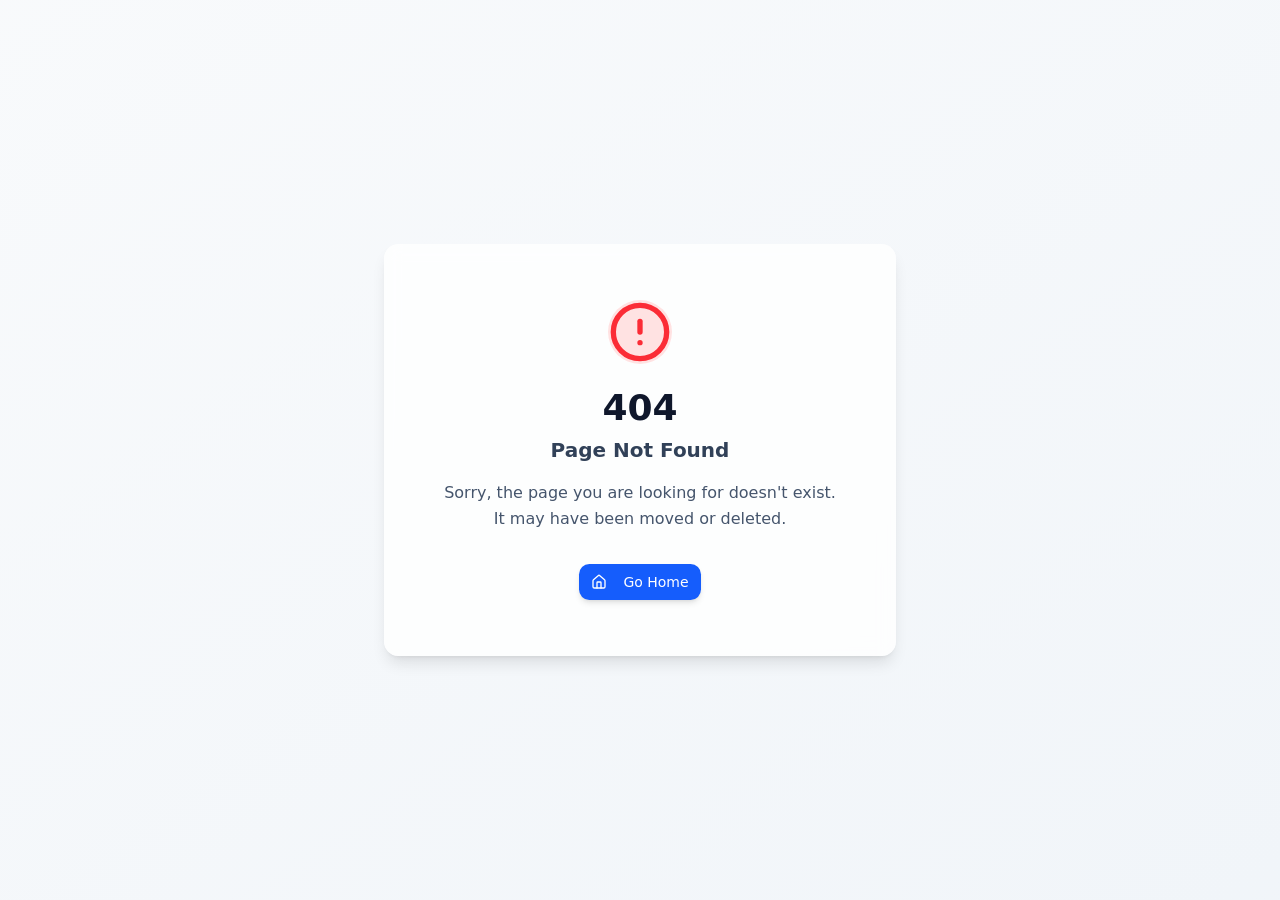
<file: index.html>
<!doctype html>
<html lang="en">

  <head>
    <meta charset="UTF-8" />
    <meta
      name="viewport"
      content="width=device-width, initial-scale=1.0, maximum-scale=1" />
    <title>AudioResale - Premium Refurbished Audio Equipment</title>    
    
    <script type="module" crossorigin src="assets/index-BRZcbBV2.js"></script>
    <link rel="stylesheet" crossorigin href="assets/index-Bkao3nrl.css">
  <meta property="og:type" content="website">
		<meta property="og:url" content="https://jasonkulha-zen.github.io/audioresale/">
		<meta property="og:title" content="AudioResale - Premium Refurbished Audio Equipment">
		<meta property="og:description" content="A live inventory tracker and e-commerce platform for browsing and purchasing refurbished electronics including headphones, speakers, and Apple accessories. Features product management, shopping cart, and secure checkout with payment processing.">
		<meta property="og:image" content="https://files.manuscdn.com/webdev_screenshots/2026/01/12/Hhji2aTiqCvG5r8JDGSR5q.png?x-oss-process=image/resize,w_1200/crop,h_630,x_0,y_0">
		<meta property="og:image:width" content="1200">
		<meta property="og:image:height" content="630">
		<meta name="twitter:card" content="summary_large_image">
		<meta name="twitter:title" content="AudioResale - Premium Refurbished Audio Equipment">
		<meta name="twitter:description" content="A live inventory tracker and e-commerce platform for browsing and purchasing refurbished electronics including headphones, speakers, and Apple accessories. Features product management, shopping cart, and secure checkout with payment processing.">
		<meta name="twitter:image" content="https://files.manuscdn.com/webdev_screenshots/2026/01/12/Hhji2aTiqCvG5r8JDGSR5q.png?x-oss-process=image/resize,w_1200/crop,h_630,x_0,y_0">
		<meta name="twitter:image:width" content="1200">
		<meta name="twitter:image:height" content="630"><link rel="canonical" href="index.html" /></head>

  <body>
    <script id="manus-runtime">window.__MANUS_HOST_DEV__ = false;
(function(){"use strict";var Mr={exports:{}},Kn={};/**
 * @license React
 * react-jsx-runtime.production.js
 *
 * Copyright (c) Meta Platforms, Inc. and affiliates.
 *
 * This source code is licensed under the MIT license found in the
 * LICENSE file in the root directory of this source tree.
 */var $c;function um(){if($c)return Kn;$c=1;var r=Symbol.for("react.transitional.element"),i=Symbol.for("react.fragment");function c(s,d,m){var x=null;if(m!==void 0&&(x=""+m),d.key!==void 0&&(x=""+d.key),"key"in d){m={};for(var R in d)R!=="key"&&(m[R]=d[R])}else m=d;return d=m.ref,{$$typeof:r,type:s,key:x,ref:d!==void 0?d:null,props:m}}return Kn.Fragment=i,Kn.jsx=c,Kn.jsxs=c,Kn}var Fc;function dm(){return Fc||(Fc=1,Mr.exports=um()),Mr.exports}var h=dm(),Ar={exports:{}},Pn={},Rr={exports:{}},Nr={};/**
 * @license React
 * scheduler.production.js
 *
 * Copyright (c) Meta Platforms, Inc. and affiliates.
 *
 * This source code is licensed under the MIT license found in the
 * LICENSE file in the root directory of this source tree.
 */var Ic;function fm(){return Ic||(Ic=1,function(r){function i(A,q){var B=A.length;A.push(q);t:for(;0<B;){var bt=B-1>>>1,p=A[bt];if(0<d(p,q))A[bt]=q,A[B]=p,B=bt;else break t}}function c(A){return A.length===0?null:A[0]}function s(A){if(A.length===0)return null;var q=A[0],B=A.pop();if(B!==q){A[0]=B;t:for(var bt=0,p=A.length,O=p>>>1;bt<O;){var X=2*(bt+1)-1,G=A[X],Z=X+1,st=A[Z];if(0>d(G,B))Z<p&&0>d(st,G)?(A[bt]=st,A[Z]=B,bt=Z):(A[bt]=G,A[X]=B,bt=X);else if(Z<p&&0>d(st,B))A[bt]=st,A[Z]=B,bt=Z;else break t}}return q}function d(A,q){var B=A.sortIndex-q.sortIndex;return B!==0?B:A.id-q.id}if(r.unstable_now=void 0,typeof performance=="object"&&typeof performance.now=="function"){var m=performance;r.unstable_now=function(){return m.now()}}else{var x=Date,R=x.now();r.unstable_now=function(){return x.now()-R}}var C=[],v=[],D=1,j=null,J=3,at=!1,$=!1,nt=!1,ct=!1,ht=typeof setTimeout=="function"?setTimeout:null,St=typeof clearTimeout=="function"?clearTimeout:null,_=typeof setImmediate<"u"?setImmediate:null;function Y(A){for(var q=c(v);q!==null;){if(q.callback===null)s(v);else if(q.startTime<=A)s(v),q.sortIndex=q.expirationTime,i(C,q);else break;q=c(v)}}function H(A){if(nt=!1,Y(A),!$)if(c(C)!==null)$=!0,it||(it=!0,Bt());else{var q=c(v);q!==null&&Mt(H,q.startTime-A)}}var it=!1,rt=-1,V=5,xt=-1;function Be(){return ct?!0:!(r.unstable_now()-xt<V)}function te(){if(ct=!1,it){var A=r.unstable_now();xt=A;var q=!0;try{t:{$=!1,nt&&(nt=!1,St(rt),rt=-1),at=!0;var B=J;try{e:{for(Y(A),j=c(C);j!==null&&!(j.expirationTime>A&&Be());){var bt=j.callback;if(typeof bt=="function"){j.callback=null,J=j.priorityLevel;var p=bt(j.expirationTime<=A);if(A=r.unstable_now(),typeof p=="function"){j.callback=p,Y(A),q=!0;break e}j===c(C)&&s(C),Y(A)}else s(C);j=c(C)}if(j!==null)q=!0;else{var O=c(v);O!==null&&Mt(H,O.startTime-A),q=!1}}break t}finally{j=null,J=B,at=!1}q=void 0}}finally{q?Bt():it=!1}}}var Bt;if(typeof _=="function")Bt=function(){_(te)};else if(typeof MessageChannel<"u"){var me=new MessageChannel,Se=me.port2;me.port1.onmessage=te,Bt=function(){Se.postMessage(null)}}else Bt=function(){ht(te,0)};function Mt(A,q){rt=ht(function(){A(r.unstable_now())},q)}r.unstable_IdlePriority=5,r.unstable_ImmediatePriority=1,r.unstable_LowPriority=4,r.unstable_NormalPriority=3,r.unstable_Profiling=null,r.unstable_UserBlockingPriority=2,r.unstable_cancelCallback=function(A){A.callback=null},r.unstable_forceFrameRate=function(A){0>A||125<A?console.error("forceFrameRate takes a positive int between 0 and 125, forcing frame rates higher than 125 fps is not supported"):V=0<A?Math.floor(1e3/A):5},r.unstable_getCurrentPriorityLevel=function(){return J},r.unstable_next=function(A){switch(J){case 1:case 2:case 3:var q=3;break;default:q=J}var B=J;J=q;try{return A()}finally{J=B}},r.unstable_requestPaint=function(){ct=!0},r.unstable_runWithPriority=function(A,q){switch(A){case 1:case 2:case 3:case 4:case 5:break;default:A=3}var B=J;J=A;try{return q()}finally{J=B}},r.unstable_scheduleCallback=function(A,q,B){var bt=r.unstable_now();switch(typeof B=="object"&&B!==null?(B=B.delay,B=typeof B=="number"&&0<B?bt+B:bt):B=bt,A){case 1:var p=-1;break;case 2:p=250;break;case 5:p=1073741823;break;case 4:p=1e4;break;default:p=5e3}return p=B+p,A={id:D++,callback:q,priorityLevel:A,startTime:B,expirationTime:p,sortIndex:-1},B>bt?(A.sortIndex=B,i(v,A),c(C)===null&&A===c(v)&&(nt?(St(rt),rt=-1):nt=!0,Mt(H,B-bt))):(A.sortIndex=p,i(C,A),$||at||($=!0,it||(it=!0,Bt()))),A},r.unstable_shouldYield=Be,r.unstable_wrapCallback=function(A){var q=J;return function(){var B=J;J=q;try{return A.apply(this,arguments)}finally{J=B}}}}(Nr)),Nr}var tu;function hm(){return tu||(tu=1,Rr.exports=fm()),Rr.exports}var zr={exports:{}},ut={};/**
 * @license React
 * react.production.js
 *
 * Copyright (c) Meta Platforms, Inc. and affiliates.
 *
 * This source code is licensed under the MIT license found in the
 * LICENSE file in the root directory of this source tree.
 */var eu;function mm(){if(eu)return ut;eu=1;var r=Symbol.for("react.transitional.element"),i=Symbol.for("react.portal"),c=Symbol.for("react.fragment"),s=Symbol.for("react.strict_mode"),d=Symbol.for("react.profiler"),m=Symbol.for("react.consumer"),x=Symbol.for("react.context"),R=Symbol.for("react.forward_ref"),C=Symbol.for("react.suspense"),v=Symbol.for("react.memo"),D=Symbol.for("react.lazy"),j=Symbol.iterator;function J(p){return p===null||typeof p!="object"?null:(p=j&&p[j]||p["@@iterator"],typeof p=="function"?p:null)}var at={isMounted:function(){return!1},enqueueForceUpdate:function(){},enqueueReplaceState:function(){},enqueueSetState:function(){}},$=Object.assign,nt={};function ct(p,O,X){this.props=p,this.context=O,this.refs=nt,this.updater=X||at}ct.prototype.isReactComponent={},ct.prototype.setState=function(p,O){if(typeof p!="object"&&typeof p!="function"&&p!=null)throw Error("takes an object of state variables to update or a function which returns an object of state variables.");this.updater.enqueueSetState(this,p,O,"setState")},ct.prototype.forceUpdate=function(p){this.updater.enqueueForceUpdate(this,p,"forceUpdate")};function ht(){}ht.prototype=ct.prototype;function St(p,O,X){this.props=p,this.context=O,this.refs=nt,this.updater=X||at}var _=St.prototype=new ht;_.constructor=St,$(_,ct.prototype),_.isPureReactComponent=!0;var Y=Array.isArray,H={H:null,A:null,T:null,S:null,V:null},it=Object.prototype.hasOwnProperty;function rt(p,O,X,G,Z,st){return X=st.ref,{$$typeof:r,type:p,key:O,ref:X!==void 0?X:null,props:st}}function V(p,O){return rt(p.type,O,void 0,void 0,void 0,p.props)}function xt(p){return typeof p=="object"&&p!==null&&p.$$typeof===r}function Be(p){var O={"=":"=0",":":"=2"};return"$"+p.replace(/[=:]/g,function(X){return O[X]})}var te=/\/+/g;function Bt(p,O){return typeof p=="object"&&p!==null&&p.key!=null?Be(""+p.key):O.toString(36)}function me(){}function Se(p){switch(p.status){case"fulfilled":return p.value;case"rejected":throw p.reason;default:switch(typeof p.status=="string"?p.then(me,me):(p.status="pending",p.then(function(O){p.status==="pending"&&(p.status="fulfilled",p.value=O)},function(O){p.status==="pending"&&(p.status="rejected",p.reason=O)})),p.status){case"fulfilled":return p.value;case"rejected":throw p.reason}}throw p}function Mt(p,O,X,G,Z){var st=typeof p;(st==="undefined"||st==="boolean")&&(p=null);var I=!1;if(p===null)I=!0;else switch(st){case"bigint":case"string":case"number":I=!0;break;case"object":switch(p.$$typeof){case r:case i:I=!0;break;case D:return I=p._init,Mt(I(p._payload),O,X,G,Z)}}if(I)return Z=Z(p),I=G===""?"."+Bt(p,0):G,Y(Z)?(X="",I!=null&&(X=I.replace(te,"$&/")+"/"),Mt(Z,O,X,"",function(Jt){return Jt})):Z!=null&&(xt(Z)&&(Z=V(Z,X+(Z.key==null||p&&p.key===Z.key?"":(""+Z.key).replace(te,"$&/")+"/")+I)),O.push(Z)),1;I=0;var gt=G===""?".":G+":";if(Y(p))for(var Tt=0;Tt<p.length;Tt++)G=p[Tt],st=gt+Bt(G,Tt),I+=Mt(G,O,X,st,Z);else if(Tt=J(p),typeof Tt=="function")for(p=Tt.call(p),Tt=0;!(G=p.next()).done;)G=G.value,st=gt+Bt(G,Tt++),I+=Mt(G,O,X,st,Z);else if(st==="object"){if(typeof p.then=="function")return Mt(Se(p),O,X,G,Z);throw O=String(p),Error("Objects are not valid as a React child (found: "+(O==="[object Object]"?"object with keys {"+Object.keys(p).join(", ")+"}":O)+"). If you meant to render a collection of children, use an array instead.")}return I}function A(p,O,X){if(p==null)return p;var G=[],Z=0;return Mt(p,G,"","",function(st){return O.call(X,st,Z++)}),G}function q(p){if(p._status===-1){var O=p._result;O=O(),O.then(function(X){(p._status===0||p._status===-1)&&(p._status=1,p._result=X)},function(X){(p._status===0||p._status===-1)&&(p._status=2,p._result=X)}),p._status===-1&&(p._status=0,p._result=O)}if(p._status===1)return p._result.default;throw p._result}var B=typeof reportError=="function"?reportError:function(p){if(typeof window=="object"&&typeof window.ErrorEvent=="function"){var O=new window.ErrorEvent("error",{bubbles:!0,cancelable:!0,message:typeof p=="object"&&p!==null&&typeof p.message=="string"?String(p.message):String(p),error:p});if(!window.dispatchEvent(O))return}else if(typeof process=="object"&&typeof process.emit=="function"){process.emit("uncaughtException",p);return}console.error(p)};function bt(){}return ut.Children={map:A,forEach:function(p,O,X){A(p,function(){O.apply(this,arguments)},X)},count:function(p){var O=0;return A(p,function(){O++}),O},toArray:function(p){return A(p,function(O){return O})||[]},only:function(p){if(!xt(p))throw Error("React.Children.only expected to receive a single React element child.");return p}},ut.Component=ct,ut.Fragment=c,ut.Profiler=d,ut.PureComponent=St,ut.StrictMode=s,ut.Suspense=C,ut.__CLIENT_INTERNALS_DO_NOT_USE_OR_WARN_USERS_THEY_CANNOT_UPGRADE=H,ut.__COMPILER_RUNTIME={__proto__:null,c:function(p){return H.H.useMemoCache(p)}},ut.cache=function(p){return function(){return p.apply(null,arguments)}},ut.cloneElement=function(p,O,X){if(p==null)throw Error("The argument must be a React element, but you passed "+p+".");var G=$({},p.props),Z=p.key,st=void 0;if(O!=null)for(I in O.ref!==void 0&&(st=void 0),O.key!==void 0&&(Z=""+O.key),O)!it.call(O,I)||I==="key"||I==="__self"||I==="__source"||I==="ref"&&O.ref===void 0||(G[I]=O[I]);var I=arguments.length-2;if(I===1)G.children=X;else if(1<I){for(var gt=Array(I),Tt=0;Tt<I;Tt++)gt[Tt]=arguments[Tt+2];G.children=gt}return rt(p.type,Z,void 0,void 0,st,G)},ut.createContext=function(p){return p={$$typeof:x,_currentValue:p,_currentValue2:p,_threadCount:0,Provider:null,Consumer:null},p.Provider=p,p.Consumer={$$typeof:m,_context:p},p},ut.createElement=function(p,O,X){var G,Z={},st=null;if(O!=null)for(G in O.key!==void 0&&(st=""+O.key),O)it.call(O,G)&&G!=="key"&&G!=="__self"&&G!=="__source"&&(Z[G]=O[G]);var I=arguments.length-2;if(I===1)Z.children=X;else if(1<I){for(var gt=Array(I),Tt=0;Tt<I;Tt++)gt[Tt]=arguments[Tt+2];Z.children=gt}if(p&&p.defaultProps)for(G in I=p.defaultProps,I)Z[G]===void 0&&(Z[G]=I[G]);return rt(p,st,void 0,void 0,null,Z)},ut.createRef=function(){return{current:null}},ut.forwardRef=function(p){return{$$typeof:R,render:p}},ut.isValidElement=xt,ut.lazy=function(p){return{$$typeof:D,_payload:{_status:-1,_result:p},_init:q}},ut.memo=function(p,O){return{$$typeof:v,type:p,compare:O===void 0?null:O}},ut.startTransition=function(p){var O=H.T,X={};H.T=X;try{var G=p(),Z=H.S;Z!==null&&Z(X,G),typeof G=="object"&&G!==null&&typeof G.then=="function"&&G.then(bt,B)}catch(st){B(st)}finally{H.T=O}},ut.unstable_useCacheRefresh=function(){return H.H.useCacheRefresh()},ut.use=function(p){return H.H.use(p)},ut.useActionState=function(p,O,X){return H.H.useActionState(p,O,X)},ut.useCallback=function(p,O){return H.H.useCallback(p,O)},ut.useContext=function(p){return H.H.useContext(p)},ut.useDebugValue=function(){},ut.useDeferredValue=function(p,O){return H.H.useDeferredValue(p,O)},ut.useEffect=function(p,O,X){var G=H.H;if(typeof X=="function")throw Error("useEffect CRUD overload is not enabled in this build of React.");return G.useEffect(p,O)},ut.useId=function(){return H.H.useId()},ut.useImperativeHandle=function(p,O,X){return H.H.useImperativeHandle(p,O,X)},ut.useInsertionEffect=function(p,O){return H.H.useInsertionEffect(p,O)},ut.useLayoutEffect=function(p,O){return H.H.useLayoutEffect(p,O)},ut.useMemo=function(p,O){return H.H.useMemo(p,O)},ut.useOptimistic=function(p,O){return H.H.useOptimistic(p,O)},ut.useReducer=function(p,O,X){return H.H.useReducer(p,O,X)},ut.useRef=function(p){return H.H.useRef(p)},ut.useState=function(p){return H.H.useState(p)},ut.useSyncExternalStore=function(p,O,X){return H.H.useSyncExternalStore(p,O,X)},ut.useTransition=function(){return H.H.useTransition()},ut.version="19.1.1",ut}var lu;function _r(){return lu||(lu=1,zr.exports=mm()),zr.exports}var kr={exports:{}},he={};/**
 * @license React
 * react-dom.production.js
 *
 * Copyright (c) Meta Platforms, Inc. and affiliates.
 *
 * This source code is licensed under the MIT license found in the
 * LICENSE file in the root directory of this source tree.
 */var au;function gm(){if(au)return he;au=1;var r=_r();function i(C){var v="https://react.dev/errors/"+C;if(1<arguments.length){v+="?args[]="+encodeURIComponent(arguments[1]);for(var D=2;D<arguments.length;D++)v+="&args[]="+encodeURIComponent(arguments[D])}return"Minified React error #"+C+"; visit "+v+" for the full message or use the non-minified dev environment for full errors and additional helpful warnings."}function c(){}var s={d:{f:c,r:function(){throw Error(i(522))},D:c,C:c,L:c,m:c,X:c,S:c,M:c},p:0,findDOMNode:null},d=Symbol.for("react.portal");function m(C,v,D){var j=3<arguments.length&&arguments[3]!==void 0?arguments[3]:null;return{$$typeof:d,key:j==null?null:""+j,children:C,containerInfo:v,implementation:D}}var x=r.__CLIENT_INTERNALS_DO_NOT_USE_OR_WARN_USERS_THEY_CANNOT_UPGRADE;function R(C,v){if(C==="font")return"";if(typeof v=="string")return v==="use-credentials"?v:""}return he.__DOM_INTERNALS_DO_NOT_USE_OR_WARN_USERS_THEY_CANNOT_UPGRADE=s,he.createPortal=function(C,v){var D=2<arguments.length&&arguments[2]!==void 0?arguments[2]:null;if(!v||v.nodeType!==1&&v.nodeType!==9&&v.nodeType!==11)throw Error(i(299));return m(C,v,null,D)},he.flushSync=function(C){var v=x.T,D=s.p;try{if(x.T=null,s.p=2,C)return C()}finally{x.T=v,s.p=D,s.d.f()}},he.preconnect=function(C,v){typeof C=="string"&&(v?(v=v.crossOrigin,v=typeof v=="string"?v==="use-credentials"?v:"":void 0):v=null,s.d.C(C,v))},he.prefetchDNS=function(C){typeof C=="string"&&s.d.D(C)},he.preinit=function(C,v){if(typeof C=="string"&&v&&typeof v.as=="string"){var D=v.as,j=R(D,v.crossOrigin),J=typeof v.integrity=="string"?v.integrity:void 0,at=typeof v.fetchPriority=="string"?v.fetchPriority:void 0;D==="style"?s.d.S(C,typeof v.precedence=="string"?v.precedence:void 0,{crossOrigin:j,integrity:J,fetchPriority:at}):D==="script"&&s.d.X(C,{crossOrigin:j,integrity:J,fetchPriority:at,nonce:typeof v.nonce=="string"?v.nonce:void 0})}},he.preinitModule=function(C,v){if(typeof C=="string")if(typeof v=="object"&&v!==null){if(v.as==null||v.as==="script"){var D=R(v.as,v.crossOrigin);s.d.M(C,{crossOrigin:D,integrity:typeof v.integrity=="string"?v.integrity:void 0,nonce:typeof v.nonce=="string"?v.nonce:void 0})}}else v==null&&s.d.M(C)},he.preload=function(C,v){if(typeof C=="string"&&typeof v=="object"&&v!==null&&typeof v.as=="string"){var D=v.as,j=R(D,v.crossOrigin);s.d.L(C,D,{crossOrigin:j,integrity:typeof v.integrity=="string"?v.integrity:void 0,nonce:typeof v.nonce=="string"?v.nonce:void 0,type:typeof v.type=="string"?v.type:void 0,fetchPriority:typeof v.fetchPriority=="string"?v.fetchPriority:void 0,referrerPolicy:typeof v.referrerPolicy=="string"?v.referrerPolicy:void 0,imageSrcSet:typeof v.imageSrcSet=="string"?v.imageSrcSet:void 0,imageSizes:typeof v.imageSizes=="string"?v.imageSizes:void 0,media:typeof v.media=="string"?v.media:void 0})}},he.preloadModule=function(C,v){if(typeof C=="string")if(v){var D=R(v.as,v.crossOrigin);s.d.m(C,{as:typeof v.as=="string"&&v.as!=="script"?v.as:void 0,crossOrigin:D,integrity:typeof v.integrity=="string"?v.integrity:void 0})}else s.d.m(C)},he.requestFormReset=function(C){s.d.r(C)},he.unstable_batchedUpdates=function(C,v){return C(v)},he.useFormState=function(C,v,D){return x.H.useFormState(C,v,D)},he.useFormStatus=function(){return x.H.useHostTransitionStatus()},he.version="19.1.1",he}var nu;function pm(){if(nu)return kr.exports;nu=1;function r(){if(!(typeof __REACT_DEVTOOLS_GLOBAL_HOOK__>"u"||typeof __REACT_DEVTOOLS_GLOBAL_HOOK__.checkDCE!="function"))try{__REACT_DEVTOOLS_GLOBAL_HOOK__.checkDCE(r)}catch(i){console.error(i)}}return r(),kr.exports=gm(),kr.exports}/**
 * @license React
 * react-dom-client.production.js
 *
 * Copyright (c) Meta Platforms, Inc. and affiliates.
 *
 * This source code is licensed under the MIT license found in the
 * LICENSE file in the root directory of this source tree.
 */var ou;function ym(){if(ou)return Pn;ou=1;var r=hm(),i=_r(),c=pm();function s(t){var e="https://react.dev/errors/"+t;if(1<arguments.length){e+="?args[]="+encodeURIComponent(arguments[1]);for(var l=2;l<arguments.length;l++)e+="&args[]="+encodeURIComponent(arguments[l])}return"Minified React error #"+t+"; visit "+e+" for the full message or use the non-minified dev environment for full errors and additional helpful warnings."}function d(t){return!(!t||t.nodeType!==1&&t.nodeType!==9&&t.nodeType!==11)}function m(t){var e=t,l=t;if(t.alternate)for(;e.return;)e=e.return;else{t=e;do e=t,(e.flags&4098)!==0&&(l=e.return),t=e.return;while(t)}return e.tag===3?l:null}function x(t){if(t.tag===13){var e=t.memoizedState;if(e===null&&(t=t.alternate,t!==null&&(e=t.memoizedState)),e!==null)return e.dehydrated}return null}function R(t){if(m(t)!==t)throw Error(s(188))}function C(t){var e=t.alternate;if(!e){if(e=m(t),e===null)throw Error(s(188));return e!==t?null:t}for(var l=t,a=e;;){var n=l.return;if(n===null)break;var o=n.alternate;if(o===null){if(a=n.return,a!==null){l=a;continue}break}if(n.child===o.child){for(o=n.child;o;){if(o===l)return R(n),t;if(o===a)return R(n),e;o=o.sibling}throw Error(s(188))}if(l.return!==a.return)l=n,a=o;else{for(var u=!1,f=n.child;f;){if(f===l){u=!0,l=n,a=o;break}if(f===a){u=!0,a=n,l=o;break}f=f.sibling}if(!u){for(f=o.child;f;){if(f===l){u=!0,l=o,a=n;break}if(f===a){u=!0,a=o,l=n;break}f=f.sibling}if(!u)throw Error(s(189))}}if(l.alternate!==a)throw Error(s(190))}if(l.tag!==3)throw Error(s(188));return l.stateNode.current===l?t:e}function v(t){var e=t.tag;if(e===5||e===26||e===27||e===6)return t;for(t=t.child;t!==null;){if(e=v(t),e!==null)return e;t=t.sibling}return null}var D=Object.assign,j=Symbol.for("react.element"),J=Symbol.for("react.transitional.element"),at=Symbol.for("react.portal"),$=Symbol.for("react.fragment"),nt=Symbol.for("react.strict_mode"),ct=Symbol.for("react.profiler"),ht=Symbol.for("react.provider"),St=Symbol.for("react.consumer"),_=Symbol.for("react.context"),Y=Symbol.for("react.forward_ref"),H=Symbol.for("react.suspense"),it=Symbol.for("react.suspense_list"),rt=Symbol.for("react.memo"),V=Symbol.for("react.lazy"),xt=Symbol.for("react.activity"),Be=Symbol.for("react.memo_cache_sentinel"),te=Symbol.iterator;function Bt(t){return t===null||typeof t!="object"?null:(t=te&&t[te]||t["@@iterator"],typeof t=="function"?t:null)}var me=Symbol.for("react.client.reference");function Se(t){if(t==null)return null;if(typeof t=="function")return t.$$typeof===me?null:t.displayName||t.name||null;if(typeof t=="string")return t;switch(t){case $:return"Fragment";case ct:return"Profiler";case nt:return"StrictMode";case H:return"Suspense";case it:return"SuspenseList";case xt:return"Activity"}if(typeof t=="object")switch(t.$$typeof){case at:return"Portal";case _:return(t.displayName||"Context")+".Provider";case St:return(t._context.displayName||"Context")+".Consumer";case Y:var e=t.render;return t=t.displayName,t||(t=e.displayName||e.name||"",t=t!==""?"ForwardRef("+t+")":"ForwardRef"),t;case rt:return e=t.displayName||null,e!==null?e:Se(t.type)||"Memo";case V:e=t._payload,t=t._init;try{return Se(t(e))}catch{}}return null}var Mt=Array.isArray,A=i.__CLIENT_INTERNALS_DO_NOT_USE_OR_WARN_USERS_THEY_CANNOT_UPGRADE,q=c.__DOM_INTERNALS_DO_NOT_USE_OR_WARN_USERS_THEY_CANNOT_UPGRADE,B={pending:!1,data:null,method:null,action:null},bt=[],p=-1;function O(t){return{current:t}}function X(t){0>p||(t.current=bt[p],bt[p]=null,p--)}function G(t,e){p++,bt[p]=t.current,t.current=e}var Z=O(null),st=O(null),I=O(null),gt=O(null);function Tt(t,e){switch(G(I,e),G(st,t),G(Z,null),e.nodeType){case 9:case 11:t=(t=e.documentElement)&&(t=t.namespaceURI)?Hh(t):0;break;default:if(t=e.tagName,e=e.namespaceURI)e=Hh(e),t=Uh(e,t);else switch(t){case"svg":t=1;break;case"math":t=2;break;default:t=0}}X(Z),G(Z,t)}function Jt(){X(Z),X(st),X(I)}function Ke(t){t.memoizedState!==null&&G(gt,t);var e=Z.current,l=Uh(e,t.type);e!==l&&(G(st,t),G(Z,l))}function Ce(t){st.current===t&&(X(Z),X(st)),gt.current===t&&(X(gt),Wo._currentValue=B)}var Pe=Object.prototype.hasOwnProperty,yl=r.unstable_scheduleCallback,sn=r.unstable_cancelCallback,Ca=r.unstable_shouldYield,ri=r.unstable_requestPaint,ge=r.unstable_now,si=r.unstable_getCurrentPriorityLevel,Ul=r.unstable_ImmediatePriority,Fn=r.unstable_UserBlockingPriority,nl=r.unstable_NormalPriority,ci=r.unstable_LowPriority,Gl=r.unstable_IdlePriority,ui=r.log,Ea=r.unstable_setDisableYieldValue,ql=null,Wt=null;function Je(t){if(typeof ui=="function"&&Ea(t),Wt&&typeof Wt.setStrictMode=="function")try{Wt.setStrictMode(ql,t)}catch{}}var $t=Math.clz32?Math.clz32:fi,di=Math.log,Ta=Math.LN2;function fi(t){return t>>>=0,t===0?32:31-(di(t)/Ta|0)|0}var L=256,cn=4194304;function vl(t){var e=t&42;if(e!==0)return e;switch(t&-t){case 1:return 1;case 2:return 2;case 4:return 4;case 8:return 8;case 16:return 16;case 32:return 32;case 64:return 64;case 128:return 128;case 256:case 512:case 1024:case 2048:case 4096:case 8192:case 16384:case 32768:case 65536:case 131072:case 262144:case 524288:case 1048576:case 2097152:return t&4194048;case 4194304:case 8388608:case 16777216:case 33554432:return t&62914560;case 67108864:return 67108864;case 134217728:return 134217728;case 268435456:return 268435456;case 536870912:return 536870912;case 1073741824:return 0;default:return t}}function un(t,e,l){var a=t.pendingLanes;if(a===0)return 0;var n=0,o=t.suspendedLanes,u=t.pingedLanes;t=t.warmLanes;var f=a&134217727;return f!==0?(a=f&~o,a!==0?n=vl(a):(u&=f,u!==0?n=vl(u):l||(l=f&~t,l!==0&&(n=vl(l))))):(f=a&~o,f!==0?n=vl(f):u!==0?n=vl(u):l||(l=a&~t,l!==0&&(n=vl(l)))),n===0?0:e!==0&&e!==n&&(e&o)===0&&(o=n&-n,l=e&-e,o>=l||o===32&&(l&4194048)!==0)?e:n}function Dt(t,e){return(t.pendingLanes&~(t.suspendedLanes&~t.pingedLanes)&e)===0}function In(t,e){switch(t){case 1:case 2:case 4:case 8:case 64:return e+250;case 16:case 32:case 128:case 256:case 512:case 1024:case 2048:case 4096:case 8192:case 16384:case 32768:case 65536:case 131072:case 262144:case 524288:case 1048576:case 2097152:return e+5e3;case 4194304:case 8388608:case 16777216:case 33554432:return-1;case 67108864:case 134217728:case 268435456:case 536870912:case 1073741824:return-1;default:return-1}}function to(){var t=L;return L<<=1,(L&4194048)===0&&(L=256),t}function hi(){var t=cn;return cn<<=1,(cn&62914560)===0&&(cn=4194304),t}function eo(t){for(var e=[],l=0;31>l;l++)e.push(t);return e}function Da(t,e){t.pendingLanes|=e,e!==268435456&&(t.suspendedLanes=0,t.pingedLanes=0,t.warmLanes=0)}function Ir(t,e,l,a,n,o){var u=t.pendingLanes;t.pendingLanes=l,t.suspendedLanes=0,t.pingedLanes=0,t.warmLanes=0,t.expiredLanes&=l,t.entangledLanes&=l,t.errorRecoveryDisabledLanes&=l,t.shellSuspendCounter=0;var f=t.entanglements,g=t.expirationTimes,S=t.hiddenUpdates;for(l=u&~l;0<l;){var N=31-$t(l),k=1<<N;f[N]=0,g[N]=-1;var E=S[N];if(E!==null)for(S[N]=null,N=0;N<E.length;N++){var T=E[N];T!==null&&(T.lane&=-536870913)}l&=~k}a!==0&&mi(t,a,0),o!==0&&n===0&&t.tag!==0&&(t.suspendedLanes|=o&~(u&~e))}function mi(t,e,l){t.pendingLanes|=e,t.suspendedLanes&=~e;var a=31-$t(e);t.entangledLanes|=e,t.entanglements[a]=t.entanglements[a]|1073741824|l&4194090}function gi(t,e){var l=t.entangledLanes|=e;for(t=t.entanglements;l;){var a=31-$t(l),n=1<<a;n&e|t[a]&e&&(t[a]|=e),l&=~n}}function lo(t){switch(t){case 2:t=1;break;case 8:t=4;break;case 32:t=16;break;case 256:case 512:case 1024:case 2048:case 4096:case 8192:case 16384:case 32768:case 65536:case 131072:case 262144:case 524288:case 1048576:case 2097152:case 4194304:case 8388608:case 16777216:case 33554432:t=128;break;case 268435456:t=134217728;break;default:t=0}return t}function ao(t){return t&=-t,2<t?8<t?(t&134217727)!==0?32:268435456:8:2}function pi(){var t=q.p;return t!==0?t:(t=window.event,t===void 0?32:nm(t.type))}function ts(t,e){var l=q.p;try{return q.p=t,e()}finally{q.p=l}}var ol=Math.random().toString(36).slice(2),ee="__reactFiber$"+ol,pe="__reactProps$"+ol,Yl="__reactContainer$"+ol,no="__reactEvents$"+ol,es="__reactListeners$"+ol,ls="__reactHandles$"+ol,yi="__reactResources$"+ol,Ma="__reactMarker$"+ol;function oo(t){delete t[ee],delete t[pe],delete t[no],delete t[es],delete t[ls]}function Vl(t){var e=t[ee];if(e)return e;for(var l=t.parentNode;l;){if(e=l[Yl]||l[ee]){if(l=e.alternate,e.child!==null||l!==null&&l.child!==null)for(t=Vh(t);t!==null;){if(l=t[ee])return l;t=Vh(t)}return e}t=l,l=t.parentNode}return null}function Xl(t){if(t=t[ee]||t[Yl]){var e=t.tag;if(e===5||e===6||e===13||e===26||e===27||e===3)return t}return null}function Aa(t){var e=t.tag;if(e===5||e===26||e===27||e===6)return t.stateNode;throw Error(s(33))}function Zl(t){var e=t[yi];return e||(e=t[yi]={hoistableStyles:new Map,hoistableScripts:new Map}),e}function Vt(t){t[Ma]=!0}var vi=new Set,bi={};function bl(t,e){We(t,e),We(t+"Capture",e)}function We(t,e){for(bi[t]=e,t=0;t<e.length;t++)vi.add(e[t])}var as=RegExp("^[:A-Z_a-z\\u00C0-\\u00D6\\u00D8-\\u00F6\\u00F8-\\u02FF\\u0370-\\u037D\\u037F-\\u1FFF\\u200C-\\u200D\\u2070-\\u218F\\u2C00-\\u2FEF\\u3001-\\uD7FF\\uF900-\\uFDCF\\uFDF0-\\uFFFD][:A-Z_a-z\\u00C0-\\u00D6\\u00D8-\\u00F6\\u00F8-\\u02FF\\u0370-\\u037D\\u037F-\\u1FFF\\u200C-\\u200D\\u2070-\\u218F\\u2C00-\\u2FEF\\u3001-\\uD7FF\\uF900-\\uFDCF\\uFDF0-\\uFFFD\\-.0-9\\u00B7\\u0300-\\u036F\\u203F-\\u2040]*$"),xi={},wi={};function Ra(t){return Pe.call(wi,t)?!0:Pe.call(xi,t)?!1:as.test(t)?wi[t]=!0:(xi[t]=!0,!1)}function M(t,e,l){if(Ra(e))if(l===null)t.removeAttribute(e);else{switch(typeof l){case"undefined":case"function":case"symbol":t.removeAttribute(e);return;case"boolean":var a=e.toLowerCase().slice(0,5);if(a!=="data-"&&a!=="aria-"){t.removeAttribute(e);return}}t.setAttribute(e,""+l)}}function tt(t,e,l){if(l===null)t.removeAttribute(e);else{switch(typeof l){case"undefined":case"function":case"symbol":case"boolean":t.removeAttribute(e);return}t.setAttribute(e,""+l)}}function Ot(t,e,l,a){if(a===null)t.removeAttribute(l);else{switch(typeof a){case"undefined":case"function":case"symbol":case"boolean":t.removeAttribute(l);return}t.setAttributeNS(e,l,""+a)}}var le,Ee;function ae(t){if(le===void 0)try{throw Error()}catch(l){var e=l.stack.trim().match(/\n( *(at )?)/);le=e&&e[1]||"",Ee=-1<l.stack.indexOf(`
    at`)?" (<anonymous>)":-1<l.stack.indexOf("@")?"@unknown:0:0":""}return`
`+le+t+Ee}var Le=!1;function He(t,e){if(!t||Le)return"";Le=!0;var l=Error.prepareStackTrace;Error.prepareStackTrace=void 0;try{var a={DetermineComponentFrameRoot:function(){try{if(e){var k=function(){throw Error()};if(Object.defineProperty(k.prototype,"props",{set:function(){throw Error()}}),typeof Reflect=="object"&&Reflect.construct){try{Reflect.construct(k,[])}catch(T){var E=T}Reflect.construct(t,[],k)}else{try{k.call()}catch(T){E=T}t.call(k.prototype)}}else{try{throw Error()}catch(T){E=T}(k=t())&&typeof k.catch=="function"&&k.catch(function(){})}}catch(T){if(T&&E&&typeof T.stack=="string")return[T.stack,E.stack]}return[null,null]}};a.DetermineComponentFrameRoot.displayName="DetermineComponentFrameRoot";var n=Object.getOwnPropertyDescriptor(a.DetermineComponentFrameRoot,"name");n&&n.configurable&&Object.defineProperty(a.DetermineComponentFrameRoot,"name",{value:"DetermineComponentFrameRoot"});var o=a.DetermineComponentFrameRoot(),u=o[0],f=o[1];if(u&&f){var g=u.split(`
`),S=f.split(`
`);for(n=a=0;a<g.length&&!g[a].includes("DetermineComponentFrameRoot");)a++;for(;n<S.length&&!S[n].includes("DetermineComponentFrameRoot");)n++;if(a===g.length||n===S.length)for(a=g.length-1,n=S.length-1;1<=a&&0<=n&&g[a]!==S[n];)n--;for(;1<=a&&0<=n;a--,n--)if(g[a]!==S[n]){if(a!==1||n!==1)do if(a--,n--,0>n||g[a]!==S[n]){var N=`
`+g[a].replace(" at new "," at ");return t.displayName&&N.includes("<anonymous>")&&(N=N.replace("<anonymous>",t.displayName)),N}while(1<=a&&0<=n);break}}}finally{Le=!1,Error.prepareStackTrace=l}return(l=t?t.displayName||t.name:"")?ae(l):""}function Ql(t){switch(t.tag){case 26:case 27:case 5:return ae(t.type);case 16:return ae("Lazy");case 13:return ae("Suspense");case 19:return ae("SuspenseList");case 0:case 15:return He(t.type,!1);case 11:return He(t.type.render,!1);case 1:return He(t.type,!0);case 31:return ae("Activity");default:return""}}function xl(t){try{var e="";do e+=Ql(t),t=t.return;while(t);return e}catch(l){return`
Error generating stack: `+l.message+`
`+l.stack}}function Xt(t){switch(typeof t){case"bigint":case"boolean":case"number":case"string":case"undefined":return t;case"object":return t;default:return""}}function il(t){var e=t.type;return(t=t.nodeName)&&t.toLowerCase()==="input"&&(e==="checkbox"||e==="radio")}function ve(t){var e=il(t)?"checked":"value",l=Object.getOwnPropertyDescriptor(t.constructor.prototype,e),a=""+t[e];if(!t.hasOwnProperty(e)&&typeof l<"u"&&typeof l.get=="function"&&typeof l.set=="function"){var n=l.get,o=l.set;return Object.defineProperty(t,e,{configurable:!0,get:function(){return n.call(this)},set:function(u){a=""+u,o.call(this,u)}}),Object.defineProperty(t,e,{enumerable:l.enumerable}),{getValue:function(){return a},setValue:function(u){a=""+u},stopTracking:function(){t._valueTracker=null,delete t[e]}}}}function re(t){t._valueTracker||(t._valueTracker=ve(t))}function rl(t){if(!t)return!1;var e=t._valueTracker;if(!e)return!0;var l=e.getValue(),a="";return t&&(a=il(t)?t.checked?"true":"false":t.value),t=a,t!==l?(e.setValue(t),!0):!1}function wl(t){if(t=t||(typeof document<"u"?document:void 0),typeof t>"u")return null;try{return t.activeElement||t.body}catch{return t.body}}var dn=/[\n"\\]/g;function se(t){return t.replace(dn,function(e){return"\\"+e.charCodeAt(0).toString(16)+" "})}function Kl(t,e,l,a,n,o,u,f){t.name="",u!=null&&typeof u!="function"&&typeof u!="symbol"&&typeof u!="boolean"?t.type=u:t.removeAttribute("type"),e!=null?u==="number"?(e===0&&t.value===""||t.value!=e)&&(t.value=""+Xt(e)):t.value!==""+Xt(e)&&(t.value=""+Xt(e)):u!=="submit"&&u!=="reset"||t.removeAttribute("value"),e!=null?Pl(t,u,Xt(e)):l!=null?Pl(t,u,Xt(l)):a!=null&&t.removeAttribute("value"),n==null&&o!=null&&(t.defaultChecked=!!o),n!=null&&(t.checked=n&&typeof n!="function"&&typeof n!="symbol"),f!=null&&typeof f!="function"&&typeof f!="symbol"&&typeof f!="boolean"?t.name=""+Xt(f):t.removeAttribute("name")}function Na(t,e,l,a,n,o,u,f){if(o!=null&&typeof o!="function"&&typeof o!="symbol"&&typeof o!="boolean"&&(t.type=o),e!=null||l!=null){if(!(o!=="submit"&&o!=="reset"||e!=null))return;l=l!=null?""+Xt(l):"",e=e!=null?""+Xt(e):l,f||e===t.value||(t.value=e),t.defaultValue=e}a=a??n,a=typeof a!="function"&&typeof a!="symbol"&&!!a,t.checked=f?t.checked:!!a,t.defaultChecked=!!a,u!=null&&typeof u!="function"&&typeof u!="symbol"&&typeof u!="boolean"&&(t.name=u)}function Pl(t,e,l){e==="number"&&wl(t.ownerDocument)===t||t.defaultValue===""+l||(t.defaultValue=""+l)}function $e(t,e,l,a){if(t=t.options,e){e={};for(var n=0;n<l.length;n++)e["$"+l[n]]=!0;for(l=0;l<t.length;l++)n=e.hasOwnProperty("$"+t[l].value),t[l].selected!==n&&(t[l].selected=n),n&&a&&(t[l].defaultSelected=!0)}else{for(l=""+Xt(l),e=null,n=0;n<t.length;n++){if(t[n].value===l){t[n].selected=!0,a&&(t[n].defaultSelected=!0);return}e!==null||t[n].disabled||(e=t[n])}e!==null&&(e.selected=!0)}}function za(t,e,l){if(e!=null&&(e=""+Xt(e),e!==t.value&&(t.value=e),l==null)){t.defaultValue!==e&&(t.defaultValue=e);return}t.defaultValue=l!=null?""+Xt(l):""}function _a(t,e,l,a){if(e==null){if(a!=null){if(l!=null)throw Error(s(92));if(Mt(a)){if(1<a.length)throw Error(s(93));a=a[0]}l=a}l==null&&(l=""),e=l}l=Xt(e),t.defaultValue=l,a=t.textContent,a===l&&a!==""&&a!==null&&(t.value=a)}function Fe(t,e){if(e){var l=t.firstChild;if(l&&l===t.lastChild&&l.nodeType===3){l.nodeValue=e;return}}t.textContent=e}var fn=new Set("animationIterationCount aspectRatio borderImageOutset borderImageSlice borderImageWidth boxFlex boxFlexGroup boxOrdinalGroup columnCount columns flex flexGrow flexPositive flexShrink flexNegative flexOrder gridArea gridRow gridRowEnd gridRowSpan gridRowStart gridColumn gridColumnEnd gridColumnSpan gridColumnStart fontWeight lineClamp lineHeight opacity order orphans scale tabSize widows zIndex zoom fillOpacity floodOpacity stopOpacity strokeDasharray strokeDashoffset strokeMiterlimit strokeOpacity strokeWidth MozAnimationIterationCount MozBoxFlex MozBoxFlexGroup MozLineClamp msAnimationIterationCount msFlex msZoom msFlexGrow msFlexNegative msFlexOrder msFlexPositive msFlexShrink msGridColumn msGridColumnSpan msGridRow msGridRowSpan WebkitAnimationIterationCount WebkitBoxFlex WebKitBoxFlexGroup WebkitBoxOrdinalGroup WebkitColumnCount WebkitColumns WebkitFlex WebkitFlexGrow WebkitFlexPositive WebkitFlexShrink WebkitLineClamp".split(" "));function ka(t,e,l){var a=e.indexOf("--")===0;l==null||typeof l=="boolean"||l===""?a?t.setProperty(e,""):e==="float"?t.cssFloat="":t[e]="":a?t.setProperty(e,l):typeof l!="number"||l===0||fn.has(e)?e==="float"?t.cssFloat=l:t[e]=(""+l).trim():t[e]=l+"px"}function Oa(t,e,l){if(e!=null&&typeof e!="object")throw Error(s(62));if(t=t.style,l!=null){for(var a in l)!l.hasOwnProperty(a)||e!=null&&e.hasOwnProperty(a)||(a.indexOf("--")===0?t.setProperty(a,""):a==="float"?t.cssFloat="":t[a]="");for(var n in e)a=e[n],e.hasOwnProperty(n)&&l[n]!==a&&ka(t,n,a)}else for(var o in e)e.hasOwnProperty(o)&&ka(t,o,e[o])}function ja(t){if(t.indexOf("-")===-1)return!1;switch(t){case"annotation-xml":case"color-profile":case"font-face":case"font-face-src":case"font-face-uri":case"font-face-format":case"font-face-name":case"missing-glyph":return!1;default:return!0}}var Si=new Map([["acceptCharset","accept-charset"],["htmlFor","for"],["httpEquiv","http-equiv"],["crossOrigin","crossorigin"],["accentHeight","accent-height"],["alignmentBaseline","alignment-baseline"],["arabicForm","arabic-form"],["baselineShift","baseline-shift"],["capHeight","cap-height"],["clipPath","clip-path"],["clipRule","clip-rule"],["colorInterpolation","color-interpolation"],["colorInterpolationFilters","color-interpolation-filters"],["colorProfile","color-profile"],["colorRendering","color-rendering"],["dominantBaseline","dominant-baseline"],["enableBackground","enable-background"],["fillOpacity","fill-opacity"],["fillRule","fill-rule"],["floodColor","flood-color"],["floodOpacity","flood-opacity"],["fontFamily","font-family"],["fontSize","font-size"],["fontSizeAdjust","font-size-adjust"],["fontStretch","font-stretch"],["fontStyle","font-style"],["fontVariant","font-variant"],["fontWeight","font-weight"],["glyphName","glyph-name"],["glyphOrientationHorizontal","glyph-orientation-horizontal"],["glyphOrientationVertical","glyph-orientation-vertical"],["horizAdvX","horiz-adv-x"],["horizOriginX","horiz-origin-x"],["imageRendering","image-rendering"],["letterSpacing","letter-spacing"],["lightingColor","lighting-color"],["markerEnd","marker-end"],["markerMid","marker-mid"],["markerStart","marker-start"],["overlinePosition","overline-position"],["overlineThickness","overline-thickness"],["paintOrder","paint-order"],["panose-1","panose-1"],["pointerEvents","pointer-events"],["renderingIntent","rendering-intent"],["shapeRendering","shape-rendering"],["stopColor","stop-color"],["stopOpacity","stop-opacity"],["strikethroughPosition","strikethrough-position"],["strikethroughThickness","strikethrough-thickness"],["strokeDasharray","stroke-dasharray"],["strokeDashoffset","stroke-dashoffset"],["strokeLinecap","stroke-linecap"],["strokeLinejoin","stroke-linejoin"],["strokeMiterlimit","stroke-miterlimit"],["strokeOpacity","stroke-opacity"],["strokeWidth","stroke-width"],["textAnchor","text-anchor"],["textDecoration","text-decoration"],["textRendering","text-rendering"],["transformOrigin","transform-origin"],["underlinePosition","underline-position"],["underlineThickness","underline-thickness"],["unicodeBidi","unicode-bidi"],["unicodeRange","unicode-range"],["unitsPerEm","units-per-em"],["vAlphabetic","v-alphabetic"],["vHanging","v-hanging"],["vIdeographic","v-ideographic"],["vMathematical","v-mathematical"],["vectorEffect","vector-effect"],["vertAdvY","vert-adv-y"],["vertOriginX","vert-origin-x"],["vertOriginY","vert-origin-y"],["wordSpacing","word-spacing"],["writingMode","writing-mode"],["xmlnsXlink","xmlns:xlink"],["xHeight","x-height"]]),Ci=/^[\u0000-\u001F ]*j[\r\n\t]*a[\r\n\t]*v[\r\n\t]*a[\r\n\t]*s[\r\n\t]*c[\r\n\t]*r[\r\n\t]*i[\r\n\t]*p[\r\n\t]*t[\r\n\t]*:/i;function Ba(t){return Ci.test(""+t)?"javascript:throw new Error('React has blocked a javascript: URL as a security precaution.')":t}var hn=null;function mn(t){return t=t.target||t.srcElement||window,t.correspondingUseElement&&(t=t.correspondingUseElement),t.nodeType===3?t.parentNode:t}var Sl=null,Cl=null;function io(t){var e=Xl(t);if(e&&(t=e.stateNode)){var l=t[pe]||null;t:switch(t=e.stateNode,e.type){case"input":if(Kl(t,l.value,l.defaultValue,l.defaultValue,l.checked,l.defaultChecked,l.type,l.name),e=l.name,l.type==="radio"&&e!=null){for(l=t;l.parentNode;)l=l.parentNode;for(l=l.querySelectorAll('input[name="'+se(""+e)+'"][type="radio"]'),e=0;e<l.length;e++){var a=l[e];if(a!==t&&a.form===t.form){var n=a[pe]||null;if(!n)throw Error(s(90));Kl(a,n.value,n.defaultValue,n.defaultValue,n.checked,n.defaultChecked,n.type,n.name)}}for(e=0;e<l.length;e++)a=l[e],a.form===t.form&&rl(a)}break t;case"textarea":za(t,l.value,l.defaultValue);break t;case"select":e=l.value,e!=null&&$e(t,!!l.multiple,e,!1)}}}var gn=!1;function ro(t,e,l){if(gn)return t(e,l);gn=!0;try{var a=t(e);return a}finally{if(gn=!1,(Sl!==null||Cl!==null)&&(ir(),Sl&&(e=Sl,t=Cl,Cl=Sl=null,io(e),t)))for(e=0;e<t.length;e++)io(t[e])}}function Jl(t,e){var l=t.stateNode;if(l===null)return null;var a=l[pe]||null;if(a===null)return null;l=a[e];t:switch(e){case"onClick":case"onClickCapture":case"onDoubleClick":case"onDoubleClickCapture":case"onMouseDown":case"onMouseDownCapture":case"onMouseMove":case"onMouseMoveCapture":case"onMouseUp":case"onMouseUpCapture":case"onMouseEnter":(a=!a.disabled)||(t=t.type,a=!(t==="button"||t==="input"||t==="select"||t==="textarea")),t=!a;break t;default:t=!1}if(t)return null;if(l&&typeof l!="function")throw Error(s(231,e,typeof l));return l}var Ue=!(typeof window>"u"||typeof window.document>"u"||typeof window.document.createElement>"u"),pn=!1;if(Ue)try{var Wl={};Object.defineProperty(Wl,"passive",{get:function(){pn=!0}}),window.addEventListener("test",Wl,Wl),window.removeEventListener("test",Wl,Wl)}catch{pn=!1}var Ie=null,yn=null,La=null;function so(){if(La)return La;var t,e=yn,l=e.length,a,n="value"in Ie?Ie.value:Ie.textContent,o=n.length;for(t=0;t<l&&e[t]===n[t];t++);var u=l-t;for(a=1;a<=u&&e[l-a]===n[o-a];a++);return La=n.slice(t,1<a?1-a:void 0)}function Ha(t){var e=t.keyCode;return"charCode"in t?(t=t.charCode,t===0&&e===13&&(t=13)):t=e,t===10&&(t=13),32<=t||t===13?t:0}function Ua(){return!0}function co(){return!1}function ce(t){function e(l,a,n,o,u){this._reactName=l,this._targetInst=n,this.type=a,this.nativeEvent=o,this.target=u,this.currentTarget=null;for(var f in t)t.hasOwnProperty(f)&&(l=t[f],this[f]=l?l(o):o[f]);return this.isDefaultPrevented=(o.defaultPrevented!=null?o.defaultPrevented:o.returnValue===!1)?Ua:co,this.isPropagationStopped=co,this}return D(e.prototype,{preventDefault:function(){this.defaultPrevented=!0;var l=this.nativeEvent;l&&(l.preventDefault?l.preventDefault():typeof l.returnValue!="unknown"&&(l.returnValue=!1),this.isDefaultPrevented=Ua)},stopPropagation:function(){var l=this.nativeEvent;l&&(l.stopPropagation?l.stopPropagation():typeof l.cancelBubble!="unknown"&&(l.cancelBubble=!0),this.isPropagationStopped=Ua)},persist:function(){},isPersistent:Ua}),e}var sl={eventPhase:0,bubbles:0,cancelable:0,timeStamp:function(t){return t.timeStamp||Date.now()},defaultPrevented:0,isTrusted:0},Ga=ce(sl),$l=D({},sl,{view:0,detail:0}),Ei=ce($l),Ti,uo,fo,Di=D({},$l,{screenX:0,screenY:0,clientX:0,clientY:0,pageX:0,pageY:0,ctrlKey:0,shiftKey:0,altKey:0,metaKey:0,getModifierState:os,button:0,buttons:0,relatedTarget:function(t){return t.relatedTarget===void 0?t.fromElement===t.srcElement?t.toElement:t.fromElement:t.relatedTarget},movementX:function(t){return"movementX"in t?t.movementX:(t!==fo&&(fo&&t.type==="mousemove"?(Ti=t.screenX-fo.screenX,uo=t.screenY-fo.screenY):uo=Ti=0,fo=t),Ti)},movementY:function(t){return"movementY"in t?t.movementY:uo}}),Vu=ce(Di),D0=D({},Di,{dataTransfer:0}),M0=ce(D0),A0=D({},$l,{relatedTarget:0}),ns=ce(A0),R0=D({},sl,{animationName:0,elapsedTime:0,pseudoElement:0}),N0=ce(R0),z0=D({},sl,{clipboardData:function(t){return"clipboardData"in t?t.clipboardData:window.clipboardData}}),_0=ce(z0),k0=D({},sl,{data:0}),Xu=ce(k0),O0={Esc:"Escape",Spacebar:" ",Left:"ArrowLeft",Up:"ArrowUp",Right:"ArrowRight",Down:"ArrowDown",Del:"Delete",Win:"OS",Menu:"ContextMenu",Apps:"ContextMenu",Scroll:"ScrollLock",MozPrintableKey:"Unidentified"},j0={8:"Backspace",9:"Tab",12:"Clear",13:"Enter",16:"Shift",17:"Control",18:"Alt",19:"Pause",20:"CapsLock",27:"Escape",32:" ",33:"PageUp",34:"PageDown",35:"End",36:"Home",37:"ArrowLeft",38:"ArrowUp",39:"ArrowRight",40:"ArrowDown",45:"Insert",46:"Delete",112:"F1",113:"F2",114:"F3",115:"F4",116:"F5",117:"F6",118:"F7",119:"F8",120:"F9",121:"F10",122:"F11",123:"F12",144:"NumLock",145:"ScrollLock",224:"Meta"},B0={Alt:"altKey",Control:"ctrlKey",Meta:"metaKey",Shift:"shiftKey"};function L0(t){var e=this.nativeEvent;return e.getModifierState?e.getModifierState(t):(t=B0[t])?!!e[t]:!1}function os(){return L0}var H0=D({},$l,{key:function(t){if(t.key){var e=O0[t.key]||t.key;if(e!=="Unidentified")return e}return t.type==="keypress"?(t=Ha(t),t===13?"Enter":String.fromCharCode(t)):t.type==="keydown"||t.type==="keyup"?j0[t.keyCode]||"Unidentified":""},code:0,location:0,ctrlKey:0,shiftKey:0,altKey:0,metaKey:0,repeat:0,locale:0,getModifierState:os,charCode:function(t){return t.type==="keypress"?Ha(t):0},keyCode:function(t){return t.type==="keydown"||t.type==="keyup"?t.keyCode:0},which:function(t){return t.type==="keypress"?Ha(t):t.type==="keydown"||t.type==="keyup"?t.keyCode:0}}),U0=ce(H0),G0=D({},Di,{pointerId:0,width:0,height:0,pressure:0,tangentialPressure:0,tiltX:0,tiltY:0,twist:0,pointerType:0,isPrimary:0}),Zu=ce(G0),q0=D({},$l,{touches:0,targetTouches:0,changedTouches:0,altKey:0,metaKey:0,ctrlKey:0,shiftKey:0,getModifierState:os}),Y0=ce(q0),V0=D({},sl,{propertyName:0,elapsedTime:0,pseudoElement:0}),X0=ce(V0),Z0=D({},Di,{deltaX:function(t){return"deltaX"in t?t.deltaX:"wheelDeltaX"in t?-t.wheelDeltaX:0},deltaY:function(t){return"deltaY"in t?t.deltaY:"wheelDeltaY"in t?-t.wheelDeltaY:"wheelDelta"in t?-t.wheelDelta:0},deltaZ:0,deltaMode:0}),Q0=ce(Z0),K0=D({},sl,{newState:0,oldState:0}),P0=ce(K0),J0=[9,13,27,32],is=Ue&&"CompositionEvent"in window,ho=null;Ue&&"documentMode"in document&&(ho=document.documentMode);var W0=Ue&&"TextEvent"in window&&!ho,Qu=Ue&&(!is||ho&&8<ho&&11>=ho),Ku=" ",Pu=!1;function Ju(t,e){switch(t){case"keyup":return J0.indexOf(e.keyCode)!==-1;case"keydown":return e.keyCode!==229;case"keypress":case"mousedown":case"focusout":return!0;default:return!1}}function Wu(t){return t=t.detail,typeof t=="object"&&"data"in t?t.data:null}var vn=!1;function $0(t,e){switch(t){case"compositionend":return Wu(e);case"keypress":return e.which!==32?null:(Pu=!0,Ku);case"textInput":return t=e.data,t===Ku&&Pu?null:t;default:return null}}function F0(t,e){if(vn)return t==="compositionend"||!is&&Ju(t,e)?(t=so(),La=yn=Ie=null,vn=!1,t):null;switch(t){case"paste":return null;case"keypress":if(!(e.ctrlKey||e.altKey||e.metaKey)||e.ctrlKey&&e.altKey){if(e.char&&1<e.char.length)return e.char;if(e.which)return String.fromCharCode(e.which)}return null;case"compositionend":return Qu&&e.locale!=="ko"?null:e.data;default:return null}}var I0={color:!0,date:!0,datetime:!0,"datetime-local":!0,email:!0,month:!0,number:!0,password:!0,range:!0,search:!0,tel:!0,text:!0,time:!0,url:!0,week:!0};function $u(t){var e=t&&t.nodeName&&t.nodeName.toLowerCase();return e==="input"?!!I0[t.type]:e==="textarea"}function Fu(t,e,l,a){Sl?Cl?Cl.push(a):Cl=[a]:Sl=a,e=fr(e,"onChange"),0<e.length&&(l=new Ga("onChange","change",null,l,a),t.push({event:l,listeners:e}))}var mo=null,go=null;function t1(t){kh(t,0)}function Mi(t){var e=Aa(t);if(rl(e))return t}function Iu(t,e){if(t==="change")return e}var td=!1;if(Ue){var rs;if(Ue){var ss="oninput"in document;if(!ss){var ed=document.createElement("div");ed.setAttribute("oninput","return;"),ss=typeof ed.oninput=="function"}rs=ss}else rs=!1;td=rs&&(!document.documentMode||9<document.documentMode)}function ld(){mo&&(mo.detachEvent("onpropertychange",ad),go=mo=null)}function ad(t){if(t.propertyName==="value"&&Mi(go)){var e=[];Fu(e,go,t,mn(t)),ro(t1,e)}}function e1(t,e,l){t==="focusin"?(ld(),mo=e,go=l,mo.attachEvent("onpropertychange",ad)):t==="focusout"&&ld()}function l1(t){if(t==="selectionchange"||t==="keyup"||t==="keydown")return Mi(go)}function a1(t,e){if(t==="click")return Mi(e)}function n1(t,e){if(t==="input"||t==="change")return Mi(e)}function o1(t,e){return t===e&&(t!==0||1/t===1/e)||t!==t&&e!==e}var Re=typeof Object.is=="function"?Object.is:o1;function po(t,e){if(Re(t,e))return!0;if(typeof t!="object"||t===null||typeof e!="object"||e===null)return!1;var l=Object.keys(t),a=Object.keys(e);if(l.length!==a.length)return!1;for(a=0;a<l.length;a++){var n=l[a];if(!Pe.call(e,n)||!Re(t[n],e[n]))return!1}return!0}function nd(t){for(;t&&t.firstChild;)t=t.firstChild;return t}function od(t,e){var l=nd(t);t=0;for(var a;l;){if(l.nodeType===3){if(a=t+l.textContent.length,t<=e&&a>=e)return{node:l,offset:e-t};t=a}t:{for(;l;){if(l.nextSibling){l=l.nextSibling;break t}l=l.parentNode}l=void 0}l=nd(l)}}function id(t,e){return t&&e?t===e?!0:t&&t.nodeType===3?!1:e&&e.nodeType===3?id(t,e.parentNode):"contains"in t?t.contains(e):t.compareDocumentPosition?!!(t.compareDocumentPosition(e)&16):!1:!1}function rd(t){t=t!=null&&t.ownerDocument!=null&&t.ownerDocument.defaultView!=null?t.ownerDocument.defaultView:window;for(var e=wl(t.document);e instanceof t.HTMLIFrameElement;){try{var l=typeof e.contentWindow.location.href=="string"}catch{l=!1}if(l)t=e.contentWindow;else break;e=wl(t.document)}return e}function cs(t){var e=t&&t.nodeName&&t.nodeName.toLowerCase();return e&&(e==="input"&&(t.type==="text"||t.type==="search"||t.type==="tel"||t.type==="url"||t.type==="password")||e==="textarea"||t.contentEditable==="true")}var i1=Ue&&"documentMode"in document&&11>=document.documentMode,bn=null,us=null,yo=null,ds=!1;function sd(t,e,l){var a=l.window===l?l.document:l.nodeType===9?l:l.ownerDocument;ds||bn==null||bn!==wl(a)||(a=bn,"selectionStart"in a&&cs(a)?a={start:a.selectionStart,end:a.selectionEnd}:(a=(a.ownerDocument&&a.ownerDocument.defaultView||window).getSelection(),a={anchorNode:a.anchorNode,anchorOffset:a.anchorOffset,focusNode:a.focusNode,focusOffset:a.focusOffset}),yo&&po(yo,a)||(yo=a,a=fr(us,"onSelect"),0<a.length&&(e=new Ga("onSelect","select",null,e,l),t.push({event:e,listeners:a}),e.target=bn)))}function qa(t,e){var l={};return l[t.toLowerCase()]=e.toLowerCase(),l["Webkit"+t]="webkit"+e,l["Moz"+t]="moz"+e,l}var xn={animationend:qa("Animation","AnimationEnd"),animationiteration:qa("Animation","AnimationIteration"),animationstart:qa("Animation","AnimationStart"),transitionrun:qa("Transition","TransitionRun"),transitionstart:qa("Transition","TransitionStart"),transitioncancel:qa("Transition","TransitionCancel"),transitionend:qa("Transition","TransitionEnd")},fs={},cd={};Ue&&(cd=document.createElement("div").style,"AnimationEvent"in window||(delete xn.animationend.animation,delete xn.animationiteration.animation,delete xn.animationstart.animation),"TransitionEvent"in window||delete xn.transitionend.transition);function Ya(t){if(fs[t])return fs[t];if(!xn[t])return t;var e=xn[t],l;for(l in e)if(e.hasOwnProperty(l)&&l in cd)return fs[t]=e[l];return t}var ud=Ya("animationend"),dd=Ya("animationiteration"),fd=Ya("animationstart"),r1=Ya("transitionrun"),s1=Ya("transitionstart"),c1=Ya("transitioncancel"),hd=Ya("transitionend"),md=new Map,hs="abort auxClick beforeToggle cancel canPlay canPlayThrough click close contextMenu copy cut drag dragEnd dragEnter dragExit dragLeave dragOver dragStart drop durationChange emptied encrypted ended error gotPointerCapture input invalid keyDown keyPress keyUp load loadedData loadedMetadata loadStart lostPointerCapture mouseDown mouseMove mouseOut mouseOver mouseUp paste pause play playing pointerCancel pointerDown pointerMove pointerOut pointerOver pointerUp progress rateChange reset resize seeked seeking stalled submit suspend timeUpdate touchCancel touchEnd touchStart volumeChange scroll toggle touchMove waiting wheel".split(" ");hs.push("scrollEnd");function tl(t,e){md.set(t,e),bl(e,[t])}var gd=new WeakMap;function Ge(t,e){if(typeof t=="object"&&t!==null){var l=gd.get(t);return l!==void 0?l:(e={value:t,source:e,stack:xl(e)},gd.set(t,e),e)}return{value:t,source:e,stack:xl(e)}}var qe=[],wn=0,ms=0;function Ai(){for(var t=wn,e=ms=wn=0;e<t;){var l=qe[e];qe[e++]=null;var a=qe[e];qe[e++]=null;var n=qe[e];qe[e++]=null;var o=qe[e];if(qe[e++]=null,a!==null&&n!==null){var u=a.pending;u===null?n.next=n:(n.next=u.next,u.next=n),a.pending=n}o!==0&&pd(l,n,o)}}function Ri(t,e,l,a){qe[wn++]=t,qe[wn++]=e,qe[wn++]=l,qe[wn++]=a,ms|=a,t.lanes|=a,t=t.alternate,t!==null&&(t.lanes|=a)}function gs(t,e,l,a){return Ri(t,e,l,a),Ni(t)}function Sn(t,e){return Ri(t,null,null,e),Ni(t)}function pd(t,e,l){t.lanes|=l;var a=t.alternate;a!==null&&(a.lanes|=l);for(var n=!1,o=t.return;o!==null;)o.childLanes|=l,a=o.alternate,a!==null&&(a.childLanes|=l),o.tag===22&&(t=o.stateNode,t===null||t._visibility&1||(n=!0)),t=o,o=o.return;return t.tag===3?(o=t.stateNode,n&&e!==null&&(n=31-$t(l),t=o.hiddenUpdates,a=t[n],a===null?t[n]=[e]:a.push(e),e.lane=l|536870912),o):null}function Ni(t){if(50<Yo)throw Yo=0,wc=null,Error(s(185));for(var e=t.return;e!==null;)t=e,e=t.return;return t.tag===3?t.stateNode:null}var Cn={};function u1(t,e,l,a){this.tag=t,this.key=l,this.sibling=this.child=this.return=this.stateNode=this.type=this.elementType=null,this.index=0,this.refCleanup=this.ref=null,this.pendingProps=e,this.dependencies=this.memoizedState=this.updateQueue=this.memoizedProps=null,this.mode=a,this.subtreeFlags=this.flags=0,this.deletions=null,this.childLanes=this.lanes=0,this.alternate=null}function Ne(t,e,l,a){return new u1(t,e,l,a)}function ps(t){return t=t.prototype,!(!t||!t.isReactComponent)}function El(t,e){var l=t.alternate;return l===null?(l=Ne(t.tag,e,t.key,t.mode),l.elementType=t.elementType,l.type=t.type,l.stateNode=t.stateNode,l.alternate=t,t.alternate=l):(l.pendingProps=e,l.type=t.type,l.flags=0,l.subtreeFlags=0,l.deletions=null),l.flags=t.flags&65011712,l.childLanes=t.childLanes,l.lanes=t.lanes,l.child=t.child,l.memoizedProps=t.memoizedProps,l.memoizedState=t.memoizedState,l.updateQueue=t.updateQueue,e=t.dependencies,l.dependencies=e===null?null:{lanes:e.lanes,firstContext:e.firstContext},l.sibling=t.sibling,l.index=t.index,l.ref=t.ref,l.refCleanup=t.refCleanup,l}function yd(t,e){t.flags&=65011714;var l=t.alternate;return l===null?(t.childLanes=0,t.lanes=e,t.child=null,t.subtreeFlags=0,t.memoizedProps=null,t.memoizedState=null,t.updateQueue=null,t.dependencies=null,t.stateNode=null):(t.childLanes=l.childLanes,t.lanes=l.lanes,t.child=l.child,t.subtreeFlags=0,t.deletions=null,t.memoizedProps=l.memoizedProps,t.memoizedState=l.memoizedState,t.updateQueue=l.updateQueue,t.type=l.type,e=l.dependencies,t.dependencies=e===null?null:{lanes:e.lanes,firstContext:e.firstContext}),t}function zi(t,e,l,a,n,o){var u=0;if(a=t,typeof t=="function")ps(t)&&(u=1);else if(typeof t=="string")u=fp(t,l,Z.current)?26:t==="html"||t==="head"||t==="body"?27:5;else t:switch(t){case xt:return t=Ne(31,l,e,n),t.elementType=xt,t.lanes=o,t;case $:return Va(l.children,n,o,e);case nt:u=8,n|=24;break;case ct:return t=Ne(12,l,e,n|2),t.elementType=ct,t.lanes=o,t;case H:return t=Ne(13,l,e,n),t.elementType=H,t.lanes=o,t;case it:return t=Ne(19,l,e,n),t.elementType=it,t.lanes=o,t;default:if(typeof t=="object"&&t!==null)switch(t.$$typeof){case ht:case _:u=10;break t;case St:u=9;break t;case Y:u=11;break t;case rt:u=14;break t;case V:u=16,a=null;break t}u=29,l=Error(s(130,t===null?"null":typeof t,"")),a=null}return e=Ne(u,l,e,n),e.elementType=t,e.type=a,e.lanes=o,e}function Va(t,e,l,a){return t=Ne(7,t,a,e),t.lanes=l,t}function ys(t,e,l){return t=Ne(6,t,null,e),t.lanes=l,t}function vs(t,e,l){return e=Ne(4,t.children!==null?t.children:[],t.key,e),e.lanes=l,e.stateNode={containerInfo:t.containerInfo,pendingChildren:null,implementation:t.implementation},e}var En=[],Tn=0,_i=null,ki=0,Ye=[],Ve=0,Xa=null,Tl=1,Dl="";function Za(t,e){En[Tn++]=ki,En[Tn++]=_i,_i=t,ki=e}function vd(t,e,l){Ye[Ve++]=Tl,Ye[Ve++]=Dl,Ye[Ve++]=Xa,Xa=t;var a=Tl;t=Dl;var n=32-$t(a)-1;a&=~(1<<n),l+=1;var o=32-$t(e)+n;if(30<o){var u=n-n%5;o=(a&(1<<u)-1).toString(32),a>>=u,n-=u,Tl=1<<32-$t(e)+n|l<<n|a,Dl=o+t}else Tl=1<<o|l<<n|a,Dl=t}function bs(t){t.return!==null&&(Za(t,1),vd(t,1,0))}function xs(t){for(;t===_i;)_i=En[--Tn],En[Tn]=null,ki=En[--Tn],En[Tn]=null;for(;t===Xa;)Xa=Ye[--Ve],Ye[Ve]=null,Dl=Ye[--Ve],Ye[Ve]=null,Tl=Ye[--Ve],Ye[Ve]=null}var be=null,Ut=null,Et=!1,Qa=null,cl=!1,ws=Error(s(519));function Ka(t){var e=Error(s(418,""));throw xo(Ge(e,t)),ws}function bd(t){var e=t.stateNode,l=t.type,a=t.memoizedProps;switch(e[ee]=t,e[pe]=a,l){case"dialog":vt("cancel",e),vt("close",e);break;case"iframe":case"object":case"embed":vt("load",e);break;case"video":case"audio":for(l=0;l<Xo.length;l++)vt(Xo[l],e);break;case"source":vt("error",e);break;case"img":case"image":case"link":vt("error",e),vt("load",e);break;case"details":vt("toggle",e);break;case"input":vt("invalid",e),Na(e,a.value,a.defaultValue,a.checked,a.defaultChecked,a.type,a.name,!0),re(e);break;case"select":vt("invalid",e);break;case"textarea":vt("invalid",e),_a(e,a.value,a.defaultValue,a.children),re(e)}l=a.children,typeof l!="string"&&typeof l!="number"&&typeof l!="bigint"||e.textContent===""+l||a.suppressHydrationWarning===!0||Lh(e.textContent,l)?(a.popover!=null&&(vt("beforetoggle",e),vt("toggle",e)),a.onScroll!=null&&vt("scroll",e),a.onScrollEnd!=null&&vt("scrollend",e),a.onClick!=null&&(e.onclick=hr),e=!0):e=!1,e||Ka(t)}function xd(t){for(be=t.return;be;)switch(be.tag){case 5:case 13:cl=!1;return;case 27:case 3:cl=!0;return;default:be=be.return}}function vo(t){if(t!==be)return!1;if(!Et)return xd(t),Et=!0,!1;var e=t.tag,l;if((l=e!==3&&e!==27)&&((l=e===5)&&(l=t.type,l=!(l!=="form"&&l!=="button")||Lc(t.type,t.memoizedProps)),l=!l),l&&Ut&&Ka(t),xd(t),e===13){if(t=t.memoizedState,t=t!==null?t.dehydrated:null,!t)throw Error(s(317));t:{for(t=t.nextSibling,e=0;t;){if(t.nodeType===8)if(l=t.data,l==="/$"){if(e===0){Ut=ll(t.nextSibling);break t}e--}else l!=="$"&&l!=="$!"&&l!=="$?"||e++;t=t.nextSibling}Ut=null}}else e===27?(e=Ut,ha(t.type)?(t=qc,qc=null,Ut=t):Ut=e):Ut=be?ll(t.stateNode.nextSibling):null;return!0}function bo(){Ut=be=null,Et=!1}function wd(){var t=Qa;return t!==null&&(Me===null?Me=t:Me.push.apply(Me,t),Qa=null),t}function xo(t){Qa===null?Qa=[t]:Qa.push(t)}var Ss=O(null),Pa=null,Ml=null;function Fl(t,e,l){G(Ss,e._currentValue),e._currentValue=l}function Al(t){t._currentValue=Ss.current,X(Ss)}function Cs(t,e,l){for(;t!==null;){var a=t.alternate;if((t.childLanes&e)!==e?(t.childLanes|=e,a!==null&&(a.childLanes|=e)):a!==null&&(a.childLanes&e)!==e&&(a.childLanes|=e),t===l)break;t=t.return}}function Es(t,e,l,a){var n=t.child;for(n!==null&&(n.return=t);n!==null;){var o=n.dependencies;if(o!==null){var u=n.child;o=o.firstContext;t:for(;o!==null;){var f=o;o=n;for(var g=0;g<e.length;g++)if(f.context===e[g]){o.lanes|=l,f=o.alternate,f!==null&&(f.lanes|=l),Cs(o.return,l,t),a||(u=null);break t}o=f.next}}else if(n.tag===18){if(u=n.return,u===null)throw Error(s(341));u.lanes|=l,o=u.alternate,o!==null&&(o.lanes|=l),Cs(u,l,t),u=null}else u=n.child;if(u!==null)u.return=n;else for(u=n;u!==null;){if(u===t){u=null;break}if(n=u.sibling,n!==null){n.return=u.return,u=n;break}u=u.return}n=u}}function wo(t,e,l,a){t=null;for(var n=e,o=!1;n!==null;){if(!o){if((n.flags&524288)!==0)o=!0;else if((n.flags&262144)!==0)break}if(n.tag===10){var u=n.alternate;if(u===null)throw Error(s(387));if(u=u.memoizedProps,u!==null){var f=n.type;Re(n.pendingProps.value,u.value)||(t!==null?t.push(f):t=[f])}}else if(n===gt.current){if(u=n.alternate,u===null)throw Error(s(387));u.memoizedState.memoizedState!==n.memoizedState.memoizedState&&(t!==null?t.push(Wo):t=[Wo])}n=n.return}t!==null&&Es(e,t,l,a),e.flags|=262144}function Oi(t){for(t=t.firstContext;t!==null;){if(!Re(t.context._currentValue,t.memoizedValue))return!0;t=t.next}return!1}function Ja(t){Pa=t,Ml=null,t=t.dependencies,t!==null&&(t.firstContext=null)}function ye(t){return Sd(Pa,t)}function ji(t,e){return Pa===null&&Ja(t),Sd(t,e)}function Sd(t,e){var l=e._currentValue;if(e={context:e,memoizedValue:l,next:null},Ml===null){if(t===null)throw Error(s(308));Ml=e,t.dependencies={lanes:0,firstContext:e},t.flags|=524288}else Ml=Ml.next=e;return l}var d1=typeof AbortController<"u"?AbortController:function(){var t=[],e=this.signal={aborted:!1,addEventListener:function(l,a){t.push(a)}};this.abort=function(){e.aborted=!0,t.forEach(function(l){return l()})}},f1=r.unstable_scheduleCallback,h1=r.unstable_NormalPriority,Ft={$$typeof:_,Consumer:null,Provider:null,_currentValue:null,_currentValue2:null,_threadCount:0};function Ts(){return{controller:new d1,data:new Map,refCount:0}}function So(t){t.refCount--,t.refCount===0&&f1(h1,function(){t.controller.abort()})}var Co=null,Ds=0,Dn=0,Mn=null;function m1(t,e){if(Co===null){var l=Co=[];Ds=0,Dn=Ac(),Mn={status:"pending",value:void 0,then:function(a){l.push(a)}}}return Ds++,e.then(Cd,Cd),e}function Cd(){if(--Ds===0&&Co!==null){Mn!==null&&(Mn.status="fulfilled");var t=Co;Co=null,Dn=0,Mn=null;for(var e=0;e<t.length;e++)(0,t[e])()}}function g1(t,e){var l=[],a={status:"pending",value:null,reason:null,then:function(n){l.push(n)}};return t.then(function(){a.status="fulfilled",a.value=e;for(var n=0;n<l.length;n++)(0,l[n])(e)},function(n){for(a.status="rejected",a.reason=n,n=0;n<l.length;n++)(0,l[n])(void 0)}),a}var Ed=A.S;A.S=function(t,e){typeof e=="object"&&e!==null&&typeof e.then=="function"&&m1(t,e),Ed!==null&&Ed(t,e)};var Wa=O(null);function Ms(){var t=Wa.current;return t!==null?t:jt.pooledCache}function Bi(t,e){e===null?G(Wa,Wa.current):G(Wa,e.pool)}function Td(){var t=Ms();return t===null?null:{parent:Ft._currentValue,pool:t}}var Eo=Error(s(460)),Dd=Error(s(474)),Li=Error(s(542)),As={then:function(){}};function Md(t){return t=t.status,t==="fulfilled"||t==="rejected"}function Hi(){}function Ad(t,e,l){switch(l=t[l],l===void 0?t.push(e):l!==e&&(e.then(Hi,Hi),e=l),e.status){case"fulfilled":return e.value;case"rejected":throw t=e.reason,Nd(t),t;default:if(typeof e.status=="string")e.then(Hi,Hi);else{if(t=jt,t!==null&&100<t.shellSuspendCounter)throw Error(s(482));t=e,t.status="pending",t.then(function(a){if(e.status==="pending"){var n=e;n.status="fulfilled",n.value=a}},function(a){if(e.status==="pending"){var n=e;n.status="rejected",n.reason=a}})}switch(e.status){case"fulfilled":return e.value;case"rejected":throw t=e.reason,Nd(t),t}throw To=e,Eo}}var To=null;function Rd(){if(To===null)throw Error(s(459));var t=To;return To=null,t}function Nd(t){if(t===Eo||t===Li)throw Error(s(483))}var Il=!1;function Rs(t){t.updateQueue={baseState:t.memoizedState,firstBaseUpdate:null,lastBaseUpdate:null,shared:{pending:null,lanes:0,hiddenCallbacks:null},callbacks:null}}function Ns(t,e){t=t.updateQueue,e.updateQueue===t&&(e.updateQueue={baseState:t.baseState,firstBaseUpdate:t.firstBaseUpdate,lastBaseUpdate:t.lastBaseUpdate,shared:t.shared,callbacks:null})}function ta(t){return{lane:t,tag:0,payload:null,callback:null,next:null}}function ea(t,e,l){var a=t.updateQueue;if(a===null)return null;if(a=a.shared,(At&2)!==0){var n=a.pending;return n===null?e.next=e:(e.next=n.next,n.next=e),a.pending=e,e=Ni(t),pd(t,null,l),e}return Ri(t,a,e,l),Ni(t)}function Do(t,e,l){if(e=e.updateQueue,e!==null&&(e=e.shared,(l&4194048)!==0)){var a=e.lanes;a&=t.pendingLanes,l|=a,e.lanes=l,gi(t,l)}}function zs(t,e){var l=t.updateQueue,a=t.alternate;if(a!==null&&(a=a.updateQueue,l===a)){var n=null,o=null;if(l=l.firstBaseUpdate,l!==null){do{var u={lane:l.lane,tag:l.tag,payload:l.payload,callback:null,next:null};o===null?n=o=u:o=o.next=u,l=l.next}while(l!==null);o===null?n=o=e:o=o.next=e}else n=o=e;l={baseState:a.baseState,firstBaseUpdate:n,lastBaseUpdate:o,shared:a.shared,callbacks:a.callbacks},t.updateQueue=l;return}t=l.lastBaseUpdate,t===null?l.firstBaseUpdate=e:t.next=e,l.lastBaseUpdate=e}var _s=!1;function Mo(){if(_s){var t=Mn;if(t!==null)throw t}}function Ao(t,e,l,a){_s=!1;var n=t.updateQueue;Il=!1;var o=n.firstBaseUpdate,u=n.lastBaseUpdate,f=n.shared.pending;if(f!==null){n.shared.pending=null;var g=f,S=g.next;g.next=null,u===null?o=S:u.next=S,u=g;var N=t.alternate;N!==null&&(N=N.updateQueue,f=N.lastBaseUpdate,f!==u&&(f===null?N.firstBaseUpdate=S:f.next=S,N.lastBaseUpdate=g))}if(o!==null){var k=n.baseState;u=0,N=S=g=null,f=o;do{var E=f.lane&-536870913,T=E!==f.lane;if(T?(wt&E)===E:(a&E)===E){E!==0&&E===Dn&&(_s=!0),N!==null&&(N=N.next={lane:0,tag:f.tag,payload:f.payload,callback:null,next:null});t:{var lt=t,F=f;E=e;var _t=l;switch(F.tag){case 1:if(lt=F.payload,typeof lt=="function"){k=lt.call(_t,k,E);break t}k=lt;break t;case 3:lt.flags=lt.flags&-65537|128;case 0:if(lt=F.payload,E=typeof lt=="function"?lt.call(_t,k,E):lt,E==null)break t;k=D({},k,E);break t;case 2:Il=!0}}E=f.callback,E!==null&&(t.flags|=64,T&&(t.flags|=8192),T=n.callbacks,T===null?n.callbacks=[E]:T.push(E))}else T={lane:E,tag:f.tag,payload:f.payload,callback:f.callback,next:null},N===null?(S=N=T,g=k):N=N.next=T,u|=E;if(f=f.next,f===null){if(f=n.shared.pending,f===null)break;T=f,f=T.next,T.next=null,n.lastBaseUpdate=T,n.shared.pending=null}}while(!0);N===null&&(g=k),n.baseState=g,n.firstBaseUpdate=S,n.lastBaseUpdate=N,o===null&&(n.shared.lanes=0),ca|=u,t.lanes=u,t.memoizedState=k}}function zd(t,e){if(typeof t!="function")throw Error(s(191,t));t.call(e)}function _d(t,e){var l=t.callbacks;if(l!==null)for(t.callbacks=null,t=0;t<l.length;t++)zd(l[t],e)}var An=O(null),Ui=O(0);function kd(t,e){t=jl,G(Ui,t),G(An,e),jl=t|e.baseLanes}function ks(){G(Ui,jl),G(An,An.current)}function Os(){jl=Ui.current,X(An),X(Ui)}var la=0,mt=null,Nt=null,Zt=null,Gi=!1,Rn=!1,$a=!1,qi=0,Ro=0,Nn=null,p1=0;function qt(){throw Error(s(321))}function js(t,e){if(e===null)return!1;for(var l=0;l<e.length&&l<t.length;l++)if(!Re(t[l],e[l]))return!1;return!0}function Bs(t,e,l,a,n,o){return la=o,mt=e,e.memoizedState=null,e.updateQueue=null,e.lanes=0,A.H=t===null||t.memoizedState===null?yf:vf,$a=!1,o=l(a,n),$a=!1,Rn&&(o=jd(e,l,a,n)),Od(t),o}function Od(t){A.H=Ki;var e=Nt!==null&&Nt.next!==null;if(la=0,Zt=Nt=mt=null,Gi=!1,Ro=0,Nn=null,e)throw Error(s(300));t===null||ne||(t=t.dependencies,t!==null&&Oi(t)&&(ne=!0))}function jd(t,e,l,a){mt=t;var n=0;do{if(Rn&&(Nn=null),Ro=0,Rn=!1,25<=n)throw Error(s(301));if(n+=1,Zt=Nt=null,t.updateQueue!=null){var o=t.updateQueue;o.lastEffect=null,o.events=null,o.stores=null,o.memoCache!=null&&(o.memoCache.index=0)}A.H=C1,o=e(l,a)}while(Rn);return o}function y1(){var t=A.H,e=t.useState()[0];return e=typeof e.then=="function"?No(e):e,t=t.useState()[0],(Nt!==null?Nt.memoizedState:null)!==t&&(mt.flags|=1024),e}function Ls(){var t=qi!==0;return qi=0,t}function Hs(t,e,l){e.updateQueue=t.updateQueue,e.flags&=-2053,t.lanes&=~l}function Us(t){if(Gi){for(t=t.memoizedState;t!==null;){var e=t.queue;e!==null&&(e.pending=null),t=t.next}Gi=!1}la=0,Zt=Nt=mt=null,Rn=!1,Ro=qi=0,Nn=null}function Te(){var t={memoizedState:null,baseState:null,baseQueue:null,queue:null,next:null};return Zt===null?mt.memoizedState=Zt=t:Zt=Zt.next=t,Zt}function Qt(){if(Nt===null){var t=mt.alternate;t=t!==null?t.memoizedState:null}else t=Nt.next;var e=Zt===null?mt.memoizedState:Zt.next;if(e!==null)Zt=e,Nt=t;else{if(t===null)throw mt.alternate===null?Error(s(467)):Error(s(310));Nt=t,t={memoizedState:Nt.memoizedState,baseState:Nt.baseState,baseQueue:Nt.baseQueue,queue:Nt.queue,next:null},Zt===null?mt.memoizedState=Zt=t:Zt=Zt.next=t}return Zt}function Gs(){return{lastEffect:null,events:null,stores:null,memoCache:null}}function No(t){var e=Ro;return Ro+=1,Nn===null&&(Nn=[]),t=Ad(Nn,t,e),e=mt,(Zt===null?e.memoizedState:Zt.next)===null&&(e=e.alternate,A.H=e===null||e.memoizedState===null?yf:vf),t}function Yi(t){if(t!==null&&typeof t=="object"){if(typeof t.then=="function")return No(t);if(t.$$typeof===_)return ye(t)}throw Error(s(438,String(t)))}function qs(t){var e=null,l=mt.updateQueue;if(l!==null&&(e=l.memoCache),e==null){var a=mt.alternate;a!==null&&(a=a.updateQueue,a!==null&&(a=a.memoCache,a!=null&&(e={data:a.data.map(function(n){return n.slice()}),index:0})))}if(e==null&&(e={data:[],index:0}),l===null&&(l=Gs(),mt.updateQueue=l),l.memoCache=e,l=e.data[e.index],l===void 0)for(l=e.data[e.index]=Array(t),a=0;a<t;a++)l[a]=Be;return e.index++,l}function Rl(t,e){return typeof e=="function"?e(t):e}function Vi(t){var e=Qt();return Ys(e,Nt,t)}function Ys(t,e,l){var a=t.queue;if(a===null)throw Error(s(311));a.lastRenderedReducer=l;var n=t.baseQueue,o=a.pending;if(o!==null){if(n!==null){var u=n.next;n.next=o.next,o.next=u}e.baseQueue=n=o,a.pending=null}if(o=t.baseState,n===null)t.memoizedState=o;else{e=n.next;var f=u=null,g=null,S=e,N=!1;do{var k=S.lane&-536870913;if(k!==S.lane?(wt&k)===k:(la&k)===k){var E=S.revertLane;if(E===0)g!==null&&(g=g.next={lane:0,revertLane:0,action:S.action,hasEagerState:S.hasEagerState,eagerState:S.eagerState,next:null}),k===Dn&&(N=!0);else if((la&E)===E){S=S.next,E===Dn&&(N=!0);continue}else k={lane:0,revertLane:S.revertLane,action:S.action,hasEagerState:S.hasEagerState,eagerState:S.eagerState,next:null},g===null?(f=g=k,u=o):g=g.next=k,mt.lanes|=E,ca|=E;k=S.action,$a&&l(o,k),o=S.hasEagerState?S.eagerState:l(o,k)}else E={lane:k,revertLane:S.revertLane,action:S.action,hasEagerState:S.hasEagerState,eagerState:S.eagerState,next:null},g===null?(f=g=E,u=o):g=g.next=E,mt.lanes|=k,ca|=k;S=S.next}while(S!==null&&S!==e);if(g===null?u=o:g.next=f,!Re(o,t.memoizedState)&&(ne=!0,N&&(l=Mn,l!==null)))throw l;t.memoizedState=o,t.baseState=u,t.baseQueue=g,a.lastRenderedState=o}return n===null&&(a.lanes=0),[t.memoizedState,a.dispatch]}function Vs(t){var e=Qt(),l=e.queue;if(l===null)throw Error(s(311));l.lastRenderedReducer=t;var a=l.dispatch,n=l.pending,o=e.memoizedState;if(n!==null){l.pending=null;var u=n=n.next;do o=t(o,u.action),u=u.next;while(u!==n);Re(o,e.memoizedState)||(ne=!0),e.memoizedState=o,e.baseQueue===null&&(e.baseState=o),l.lastRenderedState=o}return[o,a]}function Bd(t,e,l){var a=mt,n=Qt(),o=Et;if(o){if(l===void 0)throw Error(s(407));l=l()}else l=e();var u=!Re((Nt||n).memoizedState,l);u&&(n.memoizedState=l,ne=!0),n=n.queue;var f=Ud.bind(null,a,n,t);if(zo(2048,8,f,[t]),n.getSnapshot!==e||u||Zt!==null&&Zt.memoizedState.tag&1){if(a.flags|=2048,zn(9,Xi(),Hd.bind(null,a,n,l,e),null),jt===null)throw Error(s(349));o||(la&124)!==0||Ld(a,e,l)}return l}function Ld(t,e,l){t.flags|=16384,t={getSnapshot:e,value:l},e=mt.updateQueue,e===null?(e=Gs(),mt.updateQueue=e,e.stores=[t]):(l=e.stores,l===null?e.stores=[t]:l.push(t))}function Hd(t,e,l,a){e.value=l,e.getSnapshot=a,Gd(e)&&qd(t)}function Ud(t,e,l){return l(function(){Gd(e)&&qd(t)})}function Gd(t){var e=t.getSnapshot;t=t.value;try{var l=e();return!Re(t,l)}catch{return!0}}function qd(t){var e=Sn(t,2);e!==null&&je(e,t,2)}function Xs(t){var e=Te();if(typeof t=="function"){var l=t;if(t=l(),$a){Je(!0);try{l()}finally{Je(!1)}}}return e.memoizedState=e.baseState=t,e.queue={pending:null,lanes:0,dispatch:null,lastRenderedReducer:Rl,lastRenderedState:t},e}function Yd(t,e,l,a){return t.baseState=l,Ys(t,Nt,typeof a=="function"?a:Rl)}function v1(t,e,l,a,n){if(Qi(t))throw Error(s(485));if(t=e.action,t!==null){var o={payload:n,action:t,next:null,isTransition:!0,status:"pending",value:null,reason:null,listeners:[],then:function(u){o.listeners.push(u)}};A.T!==null?l(!0):o.isTransition=!1,a(o),l=e.pending,l===null?(o.next=e.pending=o,Vd(e,o)):(o.next=l.next,e.pending=l.next=o)}}function Vd(t,e){var l=e.action,a=e.payload,n=t.state;if(e.isTransition){var o=A.T,u={};A.T=u;try{var f=l(n,a),g=A.S;g!==null&&g(u,f),Xd(t,e,f)}catch(S){Zs(t,e,S)}finally{A.T=o}}else try{o=l(n,a),Xd(t,e,o)}catch(S){Zs(t,e,S)}}function Xd(t,e,l){l!==null&&typeof l=="object"&&typeof l.then=="function"?l.then(function(a){Zd(t,e,a)},function(a){return Zs(t,e,a)}):Zd(t,e,l)}function Zd(t,e,l){e.status="fulfilled",e.value=l,Qd(e),t.state=l,e=t.pending,e!==null&&(l=e.next,l===e?t.pending=null:(l=l.next,e.next=l,Vd(t,l)))}function Zs(t,e,l){var a=t.pending;if(t.pending=null,a!==null){a=a.next;do e.status="rejected",e.reason=l,Qd(e),e=e.next;while(e!==a)}t.action=null}function Qd(t){t=t.listeners;for(var e=0;e<t.length;e++)(0,t[e])()}function Kd(t,e){return e}function Pd(t,e){if(Et){var l=jt.formState;if(l!==null){t:{var a=mt;if(Et){if(Ut){e:{for(var n=Ut,o=cl;n.nodeType!==8;){if(!o){n=null;break e}if(n=ll(n.nextSibling),n===null){n=null;break e}}o=n.data,n=o==="F!"||o==="F"?n:null}if(n){Ut=ll(n.nextSibling),a=n.data==="F!";break t}}Ka(a)}a=!1}a&&(e=l[0])}}return l=Te(),l.memoizedState=l.baseState=e,a={pending:null,lanes:0,dispatch:null,lastRenderedReducer:Kd,lastRenderedState:e},l.queue=a,l=mf.bind(null,mt,a),a.dispatch=l,a=Xs(!1),o=Ws.bind(null,mt,!1,a.queue),a=Te(),n={state:e,dispatch:null,action:t,pending:null},a.queue=n,l=v1.bind(null,mt,n,o,l),n.dispatch=l,a.memoizedState=t,[e,l,!1]}function Jd(t){var e=Qt();return Wd(e,Nt,t)}function Wd(t,e,l){if(e=Ys(t,e,Kd)[0],t=Vi(Rl)[0],typeof e=="object"&&e!==null&&typeof e.then=="function")try{var a=No(e)}catch(u){throw u===Eo?Li:u}else a=e;e=Qt();var n=e.queue,o=n.dispatch;return l!==e.memoizedState&&(mt.flags|=2048,zn(9,Xi(),b1.bind(null,n,l),null)),[a,o,t]}function b1(t,e){t.action=e}function $d(t){var e=Qt(),l=Nt;if(l!==null)return Wd(e,l,t);Qt(),e=e.memoizedState,l=Qt();var a=l.queue.dispatch;return l.memoizedState=t,[e,a,!1]}function zn(t,e,l,a){return t={tag:t,create:l,deps:a,inst:e,next:null},e=mt.updateQueue,e===null&&(e=Gs(),mt.updateQueue=e),l=e.lastEffect,l===null?e.lastEffect=t.next=t:(a=l.next,l.next=t,t.next=a,e.lastEffect=t),t}function Xi(){return{destroy:void 0,resource:void 0}}function Fd(){return Qt().memoizedState}function Zi(t,e,l,a){var n=Te();a=a===void 0?null:a,mt.flags|=t,n.memoizedState=zn(1|e,Xi(),l,a)}function zo(t,e,l,a){var n=Qt();a=a===void 0?null:a;var o=n.memoizedState.inst;Nt!==null&&a!==null&&js(a,Nt.memoizedState.deps)?n.memoizedState=zn(e,o,l,a):(mt.flags|=t,n.memoizedState=zn(1|e,o,l,a))}function Id(t,e){Zi(8390656,8,t,e)}function tf(t,e){zo(2048,8,t,e)}function ef(t,e){return zo(4,2,t,e)}function lf(t,e){return zo(4,4,t,e)}function af(t,e){if(typeof e=="function"){t=t();var l=e(t);return function(){typeof l=="function"?l():e(null)}}if(e!=null)return t=t(),e.current=t,function(){e.current=null}}function nf(t,e,l){l=l!=null?l.concat([t]):null,zo(4,4,af.bind(null,e,t),l)}function Qs(){}function of(t,e){var l=Qt();e=e===void 0?null:e;var a=l.memoizedState;return e!==null&&js(e,a[1])?a[0]:(l.memoizedState=[t,e],t)}function rf(t,e){var l=Qt();e=e===void 0?null:e;var a=l.memoizedState;if(e!==null&&js(e,a[1]))return a[0];if(a=t(),$a){Je(!0);try{t()}finally{Je(!1)}}return l.memoizedState=[a,e],a}function Ks(t,e,l){return l===void 0||(la&1073741824)!==0?t.memoizedState=e:(t.memoizedState=l,t=uh(),mt.lanes|=t,ca|=t,l)}function sf(t,e,l,a){return Re(l,e)?l:An.current!==null?(t=Ks(t,l,a),Re(t,e)||(ne=!0),t):(la&42)===0?(ne=!0,t.memoizedState=l):(t=uh(),mt.lanes|=t,ca|=t,e)}function cf(t,e,l,a,n){var o=q.p;q.p=o!==0&&8>o?o:8;var u=A.T,f={};A.T=f,Ws(t,!1,e,l);try{var g=n(),S=A.S;if(S!==null&&S(f,g),g!==null&&typeof g=="object"&&typeof g.then=="function"){var N=g1(g,a);_o(t,e,N,Oe(t))}else _o(t,e,a,Oe(t))}catch(k){_o(t,e,{then:function(){},status:"rejected",reason:k},Oe())}finally{q.p=o,A.T=u}}function x1(){}function Ps(t,e,l,a){if(t.tag!==5)throw Error(s(476));var n=uf(t).queue;cf(t,n,e,B,l===null?x1:function(){return df(t),l(a)})}function uf(t){var e=t.memoizedState;if(e!==null)return e;e={memoizedState:B,baseState:B,baseQueue:null,queue:{pending:null,lanes:0,dispatch:null,lastRenderedReducer:Rl,lastRenderedState:B},next:null};var l={};return e.next={memoizedState:l,baseState:l,baseQueue:null,queue:{pending:null,lanes:0,dispatch:null,lastRenderedReducer:Rl,lastRenderedState:l},next:null},t.memoizedState=e,t=t.alternate,t!==null&&(t.memoizedState=e),e}function df(t){var e=uf(t).next.queue;_o(t,e,{},Oe())}function Js(){return ye(Wo)}function ff(){return Qt().memoizedState}function hf(){return Qt().memoizedState}function w1(t){for(var e=t.return;e!==null;){switch(e.tag){case 24:case 3:var l=Oe();t=ta(l);var a=ea(e,t,l);a!==null&&(je(a,e,l),Do(a,e,l)),e={cache:Ts()},t.payload=e;return}e=e.return}}function S1(t,e,l){var a=Oe();l={lane:a,revertLane:0,action:l,hasEagerState:!1,eagerState:null,next:null},Qi(t)?gf(e,l):(l=gs(t,e,l,a),l!==null&&(je(l,t,a),pf(l,e,a)))}function mf(t,e,l){var a=Oe();_o(t,e,l,a)}function _o(t,e,l,a){var n={lane:a,revertLane:0,action:l,hasEagerState:!1,eagerState:null,next:null};if(Qi(t))gf(e,n);else{var o=t.alternate;if(t.lanes===0&&(o===null||o.lanes===0)&&(o=e.lastRenderedReducer,o!==null))try{var u=e.lastRenderedState,f=o(u,l);if(n.hasEagerState=!0,n.eagerState=f,Re(f,u))return Ri(t,e,n,0),jt===null&&Ai(),!1}catch{}finally{}if(l=gs(t,e,n,a),l!==null)return je(l,t,a),pf(l,e,a),!0}return!1}function Ws(t,e,l,a){if(a={lane:2,revertLane:Ac(),action:a,hasEagerState:!1,eagerState:null,next:null},Qi(t)){if(e)throw Error(s(479))}else e=gs(t,l,a,2),e!==null&&je(e,t,2)}function Qi(t){var e=t.alternate;return t===mt||e!==null&&e===mt}function gf(t,e){Rn=Gi=!0;var l=t.pending;l===null?e.next=e:(e.next=l.next,l.next=e),t.pending=e}function pf(t,e,l){if((l&4194048)!==0){var a=e.lanes;a&=t.pendingLanes,l|=a,e.lanes=l,gi(t,l)}}var Ki={readContext:ye,use:Yi,useCallback:qt,useContext:qt,useEffect:qt,useImperativeHandle:qt,useLayoutEffect:qt,useInsertionEffect:qt,useMemo:qt,useReducer:qt,useRef:qt,useState:qt,useDebugValue:qt,useDeferredValue:qt,useTransition:qt,useSyncExternalStore:qt,useId:qt,useHostTransitionStatus:qt,useFormState:qt,useActionState:qt,useOptimistic:qt,useMemoCache:qt,useCacheRefresh:qt},yf={readContext:ye,use:Yi,useCallback:function(t,e){return Te().memoizedState=[t,e===void 0?null:e],t},useContext:ye,useEffect:Id,useImperativeHandle:function(t,e,l){l=l!=null?l.concat([t]):null,Zi(4194308,4,af.bind(null,e,t),l)},useLayoutEffect:function(t,e){return Zi(4194308,4,t,e)},useInsertionEffect:function(t,e){Zi(4,2,t,e)},useMemo:function(t,e){var l=Te();e=e===void 0?null:e;var a=t();if($a){Je(!0);try{t()}finally{Je(!1)}}return l.memoizedState=[a,e],a},useReducer:function(t,e,l){var a=Te();if(l!==void 0){var n=l(e);if($a){Je(!0);try{l(e)}finally{Je(!1)}}}else n=e;return a.memoizedState=a.baseState=n,t={pending:null,lanes:0,dispatch:null,lastRenderedReducer:t,lastRenderedState:n},a.queue=t,t=t.dispatch=S1.bind(null,mt,t),[a.memoizedState,t]},useRef:function(t){var e=Te();return t={current:t},e.memoizedState=t},useState:function(t){t=Xs(t);var e=t.queue,l=mf.bind(null,mt,e);return e.dispatch=l,[t.memoizedState,l]},useDebugValue:Qs,useDeferredValue:function(t,e){var l=Te();return Ks(l,t,e)},useTransition:function(){var t=Xs(!1);return t=cf.bind(null,mt,t.queue,!0,!1),Te().memoizedState=t,[!1,t]},useSyncExternalStore:function(t,e,l){var a=mt,n=Te();if(Et){if(l===void 0)throw Error(s(407));l=l()}else{if(l=e(),jt===null)throw Error(s(349));(wt&124)!==0||Ld(a,e,l)}n.memoizedState=l;var o={value:l,getSnapshot:e};return n.queue=o,Id(Ud.bind(null,a,o,t),[t]),a.flags|=2048,zn(9,Xi(),Hd.bind(null,a,o,l,e),null),l},useId:function(){var t=Te(),e=jt.identifierPrefix;if(Et){var l=Dl,a=Tl;l=(a&~(1<<32-$t(a)-1)).toString(32)+l,e="«"+e+"R"+l,l=qi++,0<l&&(e+="H"+l.toString(32)),e+="»"}else l=p1++,e="«"+e+"r"+l.toString(32)+"»";return t.memoizedState=e},useHostTransitionStatus:Js,useFormState:Pd,useActionState:Pd,useOptimistic:function(t){var e=Te();e.memoizedState=e.baseState=t;var l={pending:null,lanes:0,dispatch:null,lastRenderedReducer:null,lastRenderedState:null};return e.queue=l,e=Ws.bind(null,mt,!0,l),l.dispatch=e,[t,e]},useMemoCache:qs,useCacheRefresh:function(){return Te().memoizedState=w1.bind(null,mt)}},vf={readContext:ye,use:Yi,useCallback:of,useContext:ye,useEffect:tf,useImperativeHandle:nf,useInsertionEffect:ef,useLayoutEffect:lf,useMemo:rf,useReducer:Vi,useRef:Fd,useState:function(){return Vi(Rl)},useDebugValue:Qs,useDeferredValue:function(t,e){var l=Qt();return sf(l,Nt.memoizedState,t,e)},useTransition:function(){var t=Vi(Rl)[0],e=Qt().memoizedState;return[typeof t=="boolean"?t:No(t),e]},useSyncExternalStore:Bd,useId:ff,useHostTransitionStatus:Js,useFormState:Jd,useActionState:Jd,useOptimistic:function(t,e){var l=Qt();return Yd(l,Nt,t,e)},useMemoCache:qs,useCacheRefresh:hf},C1={readContext:ye,use:Yi,useCallback:of,useContext:ye,useEffect:tf,useImperativeHandle:nf,useInsertionEffect:ef,useLayoutEffect:lf,useMemo:rf,useReducer:Vs,useRef:Fd,useState:function(){return Vs(Rl)},useDebugValue:Qs,useDeferredValue:function(t,e){var l=Qt();return Nt===null?Ks(l,t,e):sf(l,Nt.memoizedState,t,e)},useTransition:function(){var t=Vs(Rl)[0],e=Qt().memoizedState;return[typeof t=="boolean"?t:No(t),e]},useSyncExternalStore:Bd,useId:ff,useHostTransitionStatus:Js,useFormState:$d,useActionState:$d,useOptimistic:function(t,e){var l=Qt();return Nt!==null?Yd(l,Nt,t,e):(l.baseState=t,[t,l.queue.dispatch])},useMemoCache:qs,useCacheRefresh:hf},_n=null,ko=0;function Pi(t){var e=ko;return ko+=1,_n===null&&(_n=[]),Ad(_n,t,e)}function Oo(t,e){e=e.props.ref,t.ref=e!==void 0?e:null}function Ji(t,e){throw e.$$typeof===j?Error(s(525)):(t=Object.prototype.toString.call(e),Error(s(31,t==="[object Object]"?"object with keys {"+Object.keys(e).join(", ")+"}":t)))}function bf(t){var e=t._init;return e(t._payload)}function xf(t){function e(b,y){if(t){var w=b.deletions;w===null?(b.deletions=[y],b.flags|=16):w.push(y)}}function l(b,y){if(!t)return null;for(;y!==null;)e(b,y),y=y.sibling;return null}function a(b){for(var y=new Map;b!==null;)b.key!==null?y.set(b.key,b):y.set(b.index,b),b=b.sibling;return y}function n(b,y){return b=El(b,y),b.index=0,b.sibling=null,b}function o(b,y,w){return b.index=w,t?(w=b.alternate,w!==null?(w=w.index,w<y?(b.flags|=67108866,y):w):(b.flags|=67108866,y)):(b.flags|=1048576,y)}function u(b){return t&&b.alternate===null&&(b.flags|=67108866),b}function f(b,y,w,z){return y===null||y.tag!==6?(y=ys(w,b.mode,z),y.return=b,y):(y=n(y,w),y.return=b,y)}function g(b,y,w,z){var P=w.type;return P===$?N(b,y,w.props.children,z,w.key):y!==null&&(y.elementType===P||typeof P=="object"&&P!==null&&P.$$typeof===V&&bf(P)===y.type)?(y=n(y,w.props),Oo(y,w),y.return=b,y):(y=zi(w.type,w.key,w.props,null,b.mode,z),Oo(y,w),y.return=b,y)}function S(b,y,w,z){return y===null||y.tag!==4||y.stateNode.containerInfo!==w.containerInfo||y.stateNode.implementation!==w.implementation?(y=vs(w,b.mode,z),y.return=b,y):(y=n(y,w.children||[]),y.return=b,y)}function N(b,y,w,z,P){return y===null||y.tag!==7?(y=Va(w,b.mode,z,P),y.return=b,y):(y=n(y,w),y.return=b,y)}function k(b,y,w){if(typeof y=="string"&&y!==""||typeof y=="number"||typeof y=="bigint")return y=ys(""+y,b.mode,w),y.return=b,y;if(typeof y=="object"&&y!==null){switch(y.$$typeof){case J:return w=zi(y.type,y.key,y.props,null,b.mode,w),Oo(w,y),w.return=b,w;case at:return y=vs(y,b.mode,w),y.return=b,y;case V:var z=y._init;return y=z(y._payload),k(b,y,w)}if(Mt(y)||Bt(y))return y=Va(y,b.mode,w,null),y.return=b,y;if(typeof y.then=="function")return k(b,Pi(y),w);if(y.$$typeof===_)return k(b,ji(b,y),w);Ji(b,y)}return null}function E(b,y,w,z){var P=y!==null?y.key:null;if(typeof w=="string"&&w!==""||typeof w=="number"||typeof w=="bigint")return P!==null?null:f(b,y,""+w,z);if(typeof w=="object"&&w!==null){switch(w.$$typeof){case J:return w.key===P?g(b,y,w,z):null;case at:return w.key===P?S(b,y,w,z):null;case V:return P=w._init,w=P(w._payload),E(b,y,w,z)}if(Mt(w)||Bt(w))return P!==null?null:N(b,y,w,z,null);if(typeof w.then=="function")return E(b,y,Pi(w),z);if(w.$$typeof===_)return E(b,y,ji(b,w),z);Ji(b,w)}return null}function T(b,y,w,z,P){if(typeof z=="string"&&z!==""||typeof z=="number"||typeof z=="bigint")return b=b.get(w)||null,f(y,b,""+z,P);if(typeof z=="object"&&z!==null){switch(z.$$typeof){case J:return b=b.get(z.key===null?w:z.key)||null,g(y,b,z,P);case at:return b=b.get(z.key===null?w:z.key)||null,S(y,b,z,P);case V:var pt=z._init;return z=pt(z._payload),T(b,y,w,z,P)}if(Mt(z)||Bt(z))return b=b.get(w)||null,N(y,b,z,P,null);if(typeof z.then=="function")return T(b,y,w,Pi(z),P);if(z.$$typeof===_)return T(b,y,w,ji(y,z),P);Ji(y,z)}return null}function lt(b,y,w,z){for(var P=null,pt=null,W=y,et=y=0,ie=null;W!==null&&et<w.length;et++){W.index>et?(ie=W,W=null):ie=W.sibling;var Ct=E(b,W,w[et],z);if(Ct===null){W===null&&(W=ie);break}t&&W&&Ct.alternate===null&&e(b,W),y=o(Ct,y,et),pt===null?P=Ct:pt.sibling=Ct,pt=Ct,W=ie}if(et===w.length)return l(b,W),Et&&Za(b,et),P;if(W===null){for(;et<w.length;et++)W=k(b,w[et],z),W!==null&&(y=o(W,y,et),pt===null?P=W:pt.sibling=W,pt=W);return Et&&Za(b,et),P}for(W=a(W);et<w.length;et++)ie=T(W,b,et,w[et],z),ie!==null&&(t&&ie.alternate!==null&&W.delete(ie.key===null?et:ie.key),y=o(ie,y,et),pt===null?P=ie:pt.sibling=ie,pt=ie);return t&&W.forEach(function(va){return e(b,va)}),Et&&Za(b,et),P}function F(b,y,w,z){if(w==null)throw Error(s(151));for(var P=null,pt=null,W=y,et=y=0,ie=null,Ct=w.next();W!==null&&!Ct.done;et++,Ct=w.next()){W.index>et?(ie=W,W=null):ie=W.sibling;var va=E(b,W,Ct.value,z);if(va===null){W===null&&(W=ie);break}t&&W&&va.alternate===null&&e(b,W),y=o(va,y,et),pt===null?P=va:pt.sibling=va,pt=va,W=ie}if(Ct.done)return l(b,W),Et&&Za(b,et),P;if(W===null){for(;!Ct.done;et++,Ct=w.next())Ct=k(b,Ct.value,z),Ct!==null&&(y=o(Ct,y,et),pt===null?P=Ct:pt.sibling=Ct,pt=Ct);return Et&&Za(b,et),P}for(W=a(W);!Ct.done;et++,Ct=w.next())Ct=T(W,b,et,Ct.value,z),Ct!==null&&(t&&Ct.alternate!==null&&W.delete(Ct.key===null?et:Ct.key),y=o(Ct,y,et),pt===null?P=Ct:pt.sibling=Ct,pt=Ct);return t&&W.forEach(function(Ep){return e(b,Ep)}),Et&&Za(b,et),P}function _t(b,y,w,z){if(typeof w=="object"&&w!==null&&w.type===$&&w.key===null&&(w=w.props.children),typeof w=="object"&&w!==null){switch(w.$$typeof){case J:t:{for(var P=w.key;y!==null;){if(y.key===P){if(P=w.type,P===$){if(y.tag===7){l(b,y.sibling),z=n(y,w.props.children),z.return=b,b=z;break t}}else if(y.elementType===P||typeof P=="object"&&P!==null&&P.$$typeof===V&&bf(P)===y.type){l(b,y.sibling),z=n(y,w.props),Oo(z,w),z.return=b,b=z;break t}l(b,y);break}else e(b,y);y=y.sibling}w.type===$?(z=Va(w.props.children,b.mode,z,w.key),z.return=b,b=z):(z=zi(w.type,w.key,w.props,null,b.mode,z),Oo(z,w),z.return=b,b=z)}return u(b);case at:t:{for(P=w.key;y!==null;){if(y.key===P)if(y.tag===4&&y.stateNode.containerInfo===w.containerInfo&&y.stateNode.implementation===w.implementation){l(b,y.sibling),z=n(y,w.children||[]),z.return=b,b=z;break t}else{l(b,y);break}else e(b,y);y=y.sibling}z=vs(w,b.mode,z),z.return=b,b=z}return u(b);case V:return P=w._init,w=P(w._payload),_t(b,y,w,z)}if(Mt(w))return lt(b,y,w,z);if(Bt(w)){if(P=Bt(w),typeof P!="function")throw Error(s(150));return w=P.call(w),F(b,y,w,z)}if(typeof w.then=="function")return _t(b,y,Pi(w),z);if(w.$$typeof===_)return _t(b,y,ji(b,w),z);Ji(b,w)}return typeof w=="string"&&w!==""||typeof w=="number"||typeof w=="bigint"?(w=""+w,y!==null&&y.tag===6?(l(b,y.sibling),z=n(y,w),z.return=b,b=z):(l(b,y),z=ys(w,b.mode,z),z.return=b,b=z),u(b)):l(b,y)}return function(b,y,w,z){try{ko=0;var P=_t(b,y,w,z);return _n=null,P}catch(W){if(W===Eo||W===Li)throw W;var pt=Ne(29,W,null,b.mode);return pt.lanes=z,pt.return=b,pt}finally{}}}var kn=xf(!0),wf=xf(!1),Xe=O(null),ul=null;function aa(t){var e=t.alternate;G(It,It.current&1),G(Xe,t),ul===null&&(e===null||An.current!==null||e.memoizedState!==null)&&(ul=t)}function Sf(t){if(t.tag===22){if(G(It,It.current),G(Xe,t),ul===null){var e=t.alternate;e!==null&&e.memoizedState!==null&&(ul=t)}}else na()}function na(){G(It,It.current),G(Xe,Xe.current)}function Nl(t){X(Xe),ul===t&&(ul=null),X(It)}var It=O(0);function Wi(t){for(var e=t;e!==null;){if(e.tag===13){var l=e.memoizedState;if(l!==null&&(l=l.dehydrated,l===null||l.data==="$?"||Gc(l)))return e}else if(e.tag===19&&e.memoizedProps.revealOrder!==void 0){if((e.flags&128)!==0)return e}else if(e.child!==null){e.child.return=e,e=e.child;continue}if(e===t)break;for(;e.sibling===null;){if(e.return===null||e.return===t)return null;e=e.return}e.sibling.return=e.return,e=e.sibling}return null}function $s(t,e,l,a){e=t.memoizedState,l=l(a,e),l=l==null?e:D({},e,l),t.memoizedState=l,t.lanes===0&&(t.updateQueue.baseState=l)}var Fs={enqueueSetState:function(t,e,l){t=t._reactInternals;var a=Oe(),n=ta(a);n.payload=e,l!=null&&(n.callback=l),e=ea(t,n,a),e!==null&&(je(e,t,a),Do(e,t,a))},enqueueReplaceState:function(t,e,l){t=t._reactInternals;var a=Oe(),n=ta(a);n.tag=1,n.payload=e,l!=null&&(n.callback=l),e=ea(t,n,a),e!==null&&(je(e,t,a),Do(e,t,a))},enqueueForceUpdate:function(t,e){t=t._reactInternals;var l=Oe(),a=ta(l);a.tag=2,e!=null&&(a.callback=e),e=ea(t,a,l),e!==null&&(je(e,t,l),Do(e,t,l))}};function Cf(t,e,l,a,n,o,u){return t=t.stateNode,typeof t.shouldComponentUpdate=="function"?t.shouldComponentUpdate(a,o,u):e.prototype&&e.prototype.isPureReactComponent?!po(l,a)||!po(n,o):!0}function Ef(t,e,l,a){t=e.state,typeof e.componentWillReceiveProps=="function"&&e.componentWillReceiveProps(l,a),typeof e.UNSAFE_componentWillReceiveProps=="function"&&e.UNSAFE_componentWillReceiveProps(l,a),e.state!==t&&Fs.enqueueReplaceState(e,e.state,null)}function Fa(t,e){var l=e;if("ref"in e){l={};for(var a in e)a!=="ref"&&(l[a]=e[a])}if(t=t.defaultProps){l===e&&(l=D({},l));for(var n in t)l[n]===void 0&&(l[n]=t[n])}return l}var $i=typeof reportError=="function"?reportError:function(t){if(typeof window=="object"&&typeof window.ErrorEvent=="function"){var e=new window.ErrorEvent("error",{bubbles:!0,cancelable:!0,message:typeof t=="object"&&t!==null&&typeof t.message=="string"?String(t.message):String(t),error:t});if(!window.dispatchEvent(e))return}else if(typeof process=="object"&&typeof process.emit=="function"){process.emit("uncaughtException",t);return}console.error(t)};function Tf(t){$i(t)}function Df(t){console.error(t)}function Mf(t){$i(t)}function Fi(t,e){try{var l=t.onUncaughtError;l(e.value,{componentStack:e.stack})}catch(a){setTimeout(function(){throw a})}}function Af(t,e,l){try{var a=t.onCaughtError;a(l.value,{componentStack:l.stack,errorBoundary:e.tag===1?e.stateNode:null})}catch(n){setTimeout(function(){throw n})}}function Is(t,e,l){return l=ta(l),l.tag=3,l.payload={element:null},l.callback=function(){Fi(t,e)},l}function Rf(t){return t=ta(t),t.tag=3,t}function Nf(t,e,l,a){var n=l.type.getDerivedStateFromError;if(typeof n=="function"){var o=a.value;t.payload=function(){return n(o)},t.callback=function(){Af(e,l,a)}}var u=l.stateNode;u!==null&&typeof u.componentDidCatch=="function"&&(t.callback=function(){Af(e,l,a),typeof n!="function"&&(ua===null?ua=new Set([this]):ua.add(this));var f=a.stack;this.componentDidCatch(a.value,{componentStack:f!==null?f:""})})}function E1(t,e,l,a,n){if(l.flags|=32768,a!==null&&typeof a=="object"&&typeof a.then=="function"){if(e=l.alternate,e!==null&&wo(e,l,n,!0),l=Xe.current,l!==null){switch(l.tag){case 13:return ul===null?Cc():l.alternate===null&&Gt===0&&(Gt=3),l.flags&=-257,l.flags|=65536,l.lanes=n,a===As?l.flags|=16384:(e=l.updateQueue,e===null?l.updateQueue=new Set([a]):e.add(a),Tc(t,a,n)),!1;case 22:return l.flags|=65536,a===As?l.flags|=16384:(e=l.updateQueue,e===null?(e={transitions:null,markerInstances:null,retryQueue:new Set([a])},l.updateQueue=e):(l=e.retryQueue,l===null?e.retryQueue=new Set([a]):l.add(a)),Tc(t,a,n)),!1}throw Error(s(435,l.tag))}return Tc(t,a,n),Cc(),!1}if(Et)return e=Xe.current,e!==null?((e.flags&65536)===0&&(e.flags|=256),e.flags|=65536,e.lanes=n,a!==ws&&(t=Error(s(422),{cause:a}),xo(Ge(t,l)))):(a!==ws&&(e=Error(s(423),{cause:a}),xo(Ge(e,l))),t=t.current.alternate,t.flags|=65536,n&=-n,t.lanes|=n,a=Ge(a,l),n=Is(t.stateNode,a,n),zs(t,n),Gt!==4&&(Gt=2)),!1;var o=Error(s(520),{cause:a});if(o=Ge(o,l),qo===null?qo=[o]:qo.push(o),Gt!==4&&(Gt=2),e===null)return!0;a=Ge(a,l),l=e;do{switch(l.tag){case 3:return l.flags|=65536,t=n&-n,l.lanes|=t,t=Is(l.stateNode,a,t),zs(l,t),!1;case 1:if(e=l.type,o=l.stateNode,(l.flags&128)===0&&(typeof e.getDerivedStateFromError=="function"||o!==null&&typeof o.componentDidCatch=="function"&&(ua===null||!ua.has(o))))return l.flags|=65536,n&=-n,l.lanes|=n,n=Rf(n),Nf(n,t,l,a),zs(l,n),!1}l=l.return}while(l!==null);return!1}var zf=Error(s(461)),ne=!1;function ue(t,e,l,a){e.child=t===null?wf(e,null,l,a):kn(e,t.child,l,a)}function _f(t,e,l,a,n){l=l.render;var o=e.ref;if("ref"in a){var u={};for(var f in a)f!=="ref"&&(u[f]=a[f])}else u=a;return Ja(e),a=Bs(t,e,l,u,o,n),f=Ls(),t!==null&&!ne?(Hs(t,e,n),zl(t,e,n)):(Et&&f&&bs(e),e.flags|=1,ue(t,e,a,n),e.child)}function kf(t,e,l,a,n){if(t===null){var o=l.type;return typeof o=="function"&&!ps(o)&&o.defaultProps===void 0&&l.compare===null?(e.tag=15,e.type=o,Of(t,e,o,a,n)):(t=zi(l.type,null,a,e,e.mode,n),t.ref=e.ref,t.return=e,e.child=t)}if(o=t.child,!rc(t,n)){var u=o.memoizedProps;if(l=l.compare,l=l!==null?l:po,l(u,a)&&t.ref===e.ref)return zl(t,e,n)}return e.flags|=1,t=El(o,a),t.ref=e.ref,t.return=e,e.child=t}function Of(t,e,l,a,n){if(t!==null){var o=t.memoizedProps;if(po(o,a)&&t.ref===e.ref)if(ne=!1,e.pendingProps=a=o,rc(t,n))(t.flags&131072)!==0&&(ne=!0);else return e.lanes=t.lanes,zl(t,e,n)}return tc(t,e,l,a,n)}function jf(t,e,l){var a=e.pendingProps,n=a.children,o=t!==null?t.memoizedState:null;if(a.mode==="hidden"){if((e.flags&128)!==0){if(a=o!==null?o.baseLanes|l:l,t!==null){for(n=e.child=t.child,o=0;n!==null;)o=o|n.lanes|n.childLanes,n=n.sibling;e.childLanes=o&~a}else e.childLanes=0,e.child=null;return Bf(t,e,a,l)}if((l&536870912)!==0)e.memoizedState={baseLanes:0,cachePool:null},t!==null&&Bi(e,o!==null?o.cachePool:null),o!==null?kd(e,o):ks(),Sf(e);else return e.lanes=e.childLanes=536870912,Bf(t,e,o!==null?o.baseLanes|l:l,l)}else o!==null?(Bi(e,o.cachePool),kd(e,o),na(),e.memoizedState=null):(t!==null&&Bi(e,null),ks(),na());return ue(t,e,n,l),e.child}function Bf(t,e,l,a){var n=Ms();return n=n===null?null:{parent:Ft._currentValue,pool:n},e.memoizedState={baseLanes:l,cachePool:n},t!==null&&Bi(e,null),ks(),Sf(e),t!==null&&wo(t,e,a,!0),null}function Ii(t,e){var l=e.ref;if(l===null)t!==null&&t.ref!==null&&(e.flags|=4194816);else{if(typeof l!="function"&&typeof l!="object")throw Error(s(284));(t===null||t.ref!==l)&&(e.flags|=4194816)}}function tc(t,e,l,a,n){return Ja(e),l=Bs(t,e,l,a,void 0,n),a=Ls(),t!==null&&!ne?(Hs(t,e,n),zl(t,e,n)):(Et&&a&&bs(e),e.flags|=1,ue(t,e,l,n),e.child)}function Lf(t,e,l,a,n,o){return Ja(e),e.updateQueue=null,l=jd(e,a,l,n),Od(t),a=Ls(),t!==null&&!ne?(Hs(t,e,o),zl(t,e,o)):(Et&&a&&bs(e),e.flags|=1,ue(t,e,l,o),e.child)}function Hf(t,e,l,a,n){if(Ja(e),e.stateNode===null){var o=Cn,u=l.contextType;typeof u=="object"&&u!==null&&(o=ye(u)),o=new l(a,o),e.memoizedState=o.state!==null&&o.state!==void 0?o.state:null,o.updater=Fs,e.stateNode=o,o._reactInternals=e,o=e.stateNode,o.props=a,o.state=e.memoizedState,o.refs={},Rs(e),u=l.contextType,o.context=typeof u=="object"&&u!==null?ye(u):Cn,o.state=e.memoizedState,u=l.getDerivedStateFromProps,typeof u=="function"&&($s(e,l,u,a),o.state=e.memoizedState),typeof l.getDerivedStateFromProps=="function"||typeof o.getSnapshotBeforeUpdate=="function"||typeof o.UNSAFE_componentWillMount!="function"&&typeof o.componentWillMount!="function"||(u=o.state,typeof o.componentWillMount=="function"&&o.componentWillMount(),typeof o.UNSAFE_componentWillMount=="function"&&o.UNSAFE_componentWillMount(),u!==o.state&&Fs.enqueueReplaceState(o,o.state,null),Ao(e,a,o,n),Mo(),o.state=e.memoizedState),typeof o.componentDidMount=="function"&&(e.flags|=4194308),a=!0}else if(t===null){o=e.stateNode;var f=e.memoizedProps,g=Fa(l,f);o.props=g;var S=o.context,N=l.contextType;u=Cn,typeof N=="object"&&N!==null&&(u=ye(N));var k=l.getDerivedStateFromProps;N=typeof k=="function"||typeof o.getSnapshotBeforeUpdate=="function",f=e.pendingProps!==f,N||typeof o.UNSAFE_componentWillReceiveProps!="function"&&typeof o.componentWillReceiveProps!="function"||(f||S!==u)&&Ef(e,o,a,u),Il=!1;var E=e.memoizedState;o.state=E,Ao(e,a,o,n),Mo(),S=e.memoizedState,f||E!==S||Il?(typeof k=="function"&&($s(e,l,k,a),S=e.memoizedState),(g=Il||Cf(e,l,g,a,E,S,u))?(N||typeof o.UNSAFE_componentWillMount!="function"&&typeof o.componentWillMount!="function"||(typeof o.componentWillMount=="function"&&o.componentWillMount(),typeof o.UNSAFE_componentWillMount=="function"&&o.UNSAFE_componentWillMount()),typeof o.componentDidMount=="function"&&(e.flags|=4194308)):(typeof o.componentDidMount=="function"&&(e.flags|=4194308),e.memoizedProps=a,e.memoizedState=S),o.props=a,o.state=S,o.context=u,a=g):(typeof o.componentDidMount=="function"&&(e.flags|=4194308),a=!1)}else{o=e.stateNode,Ns(t,e),u=e.memoizedProps,N=Fa(l,u),o.props=N,k=e.pendingProps,E=o.context,S=l.contextType,g=Cn,typeof S=="object"&&S!==null&&(g=ye(S)),f=l.getDerivedStateFromProps,(S=typeof f=="function"||typeof o.getSnapshotBeforeUpdate=="function")||typeof o.UNSAFE_componentWillReceiveProps!="function"&&typeof o.componentWillReceiveProps!="function"||(u!==k||E!==g)&&Ef(e,o,a,g),Il=!1,E=e.memoizedState,o.state=E,Ao(e,a,o,n),Mo();var T=e.memoizedState;u!==k||E!==T||Il||t!==null&&t.dependencies!==null&&Oi(t.dependencies)?(typeof f=="function"&&($s(e,l,f,a),T=e.memoizedState),(N=Il||Cf(e,l,N,a,E,T,g)||t!==null&&t.dependencies!==null&&Oi(t.dependencies))?(S||typeof o.UNSAFE_componentWillUpdate!="function"&&typeof o.componentWillUpdate!="function"||(typeof o.componentWillUpdate=="function"&&o.componentWillUpdate(a,T,g),typeof o.UNSAFE_componentWillUpdate=="function"&&o.UNSAFE_componentWillUpdate(a,T,g)),typeof o.componentDidUpdate=="function"&&(e.flags|=4),typeof o.getSnapshotBeforeUpdate=="function"&&(e.flags|=1024)):(typeof o.componentDidUpdate!="function"||u===t.memoizedProps&&E===t.memoizedState||(e.flags|=4),typeof o.getSnapshotBeforeUpdate!="function"||u===t.memoizedProps&&E===t.memoizedState||(e.flags|=1024),e.memoizedProps=a,e.memoizedState=T),o.props=a,o.state=T,o.context=g,a=N):(typeof o.componentDidUpdate!="function"||u===t.memoizedProps&&E===t.memoizedState||(e.flags|=4),typeof o.getSnapshotBeforeUpdate!="function"||u===t.memoizedProps&&E===t.memoizedState||(e.flags|=1024),a=!1)}return o=a,Ii(t,e),a=(e.flags&128)!==0,o||a?(o=e.stateNode,l=a&&typeof l.getDerivedStateFromError!="function"?null:o.render(),e.flags|=1,t!==null&&a?(e.child=kn(e,t.child,null,n),e.child=kn(e,null,l,n)):ue(t,e,l,n),e.memoizedState=o.state,t=e.child):t=zl(t,e,n),t}function Uf(t,e,l,a){return bo(),e.flags|=256,ue(t,e,l,a),e.child}var ec={dehydrated:null,treeContext:null,retryLane:0,hydrationErrors:null};function lc(t){return{baseLanes:t,cachePool:Td()}}function ac(t,e,l){return t=t!==null?t.childLanes&~l:0,e&&(t|=Ze),t}function Gf(t,e,l){var a=e.pendingProps,n=!1,o=(e.flags&128)!==0,u;if((u=o)||(u=t!==null&&t.memoizedState===null?!1:(It.current&2)!==0),u&&(n=!0,e.flags&=-129),u=(e.flags&32)!==0,e.flags&=-33,t===null){if(Et){if(n?aa(e):na(),Et){var f=Ut,g;if(g=f){t:{for(g=f,f=cl;g.nodeType!==8;){if(!f){f=null;break t}if(g=ll(g.nextSibling),g===null){f=null;break t}}f=g}f!==null?(e.memoizedState={dehydrated:f,treeContext:Xa!==null?{id:Tl,overflow:Dl}:null,retryLane:536870912,hydrationErrors:null},g=Ne(18,null,null,0),g.stateNode=f,g.return=e,e.child=g,be=e,Ut=null,g=!0):g=!1}g||Ka(e)}if(f=e.memoizedState,f!==null&&(f=f.dehydrated,f!==null))return Gc(f)?e.lanes=32:e.lanes=536870912,null;Nl(e)}return f=a.children,a=a.fallback,n?(na(),n=e.mode,f=tr({mode:"hidden",children:f},n),a=Va(a,n,l,null),f.return=e,a.return=e,f.sibling=a,e.child=f,n=e.child,n.memoizedState=lc(l),n.childLanes=ac(t,u,l),e.memoizedState=ec,a):(aa(e),nc(e,f))}if(g=t.memoizedState,g!==null&&(f=g.dehydrated,f!==null)){if(o)e.flags&256?(aa(e),e.flags&=-257,e=oc(t,e,l)):e.memoizedState!==null?(na(),e.child=t.child,e.flags|=128,e=null):(na(),n=a.fallback,f=e.mode,a=tr({mode:"visible",children:a.children},f),n=Va(n,f,l,null),n.flags|=2,a.return=e,n.return=e,a.sibling=n,e.child=a,kn(e,t.child,null,l),a=e.child,a.memoizedState=lc(l),a.childLanes=ac(t,u,l),e.memoizedState=ec,e=n);else if(aa(e),Gc(f)){if(u=f.nextSibling&&f.nextSibling.dataset,u)var S=u.dgst;u=S,a=Error(s(419)),a.stack="",a.digest=u,xo({value:a,source:null,stack:null}),e=oc(t,e,l)}else if(ne||wo(t,e,l,!1),u=(l&t.childLanes)!==0,ne||u){if(u=jt,u!==null&&(a=l&-l,a=(a&42)!==0?1:lo(a),a=(a&(u.suspendedLanes|l))!==0?0:a,a!==0&&a!==g.retryLane))throw g.retryLane=a,Sn(t,a),je(u,t,a),zf;f.data==="$?"||Cc(),e=oc(t,e,l)}else f.data==="$?"?(e.flags|=192,e.child=t.child,e=null):(t=g.treeContext,Ut=ll(f.nextSibling),be=e,Et=!0,Qa=null,cl=!1,t!==null&&(Ye[Ve++]=Tl,Ye[Ve++]=Dl,Ye[Ve++]=Xa,Tl=t.id,Dl=t.overflow,Xa=e),e=nc(e,a.children),e.flags|=4096);return e}return n?(na(),n=a.fallback,f=e.mode,g=t.child,S=g.sibling,a=El(g,{mode:"hidden",children:a.children}),a.subtreeFlags=g.subtreeFlags&65011712,S!==null?n=El(S,n):(n=Va(n,f,l,null),n.flags|=2),n.return=e,a.return=e,a.sibling=n,e.child=a,a=n,n=e.child,f=t.child.memoizedState,f===null?f=lc(l):(g=f.cachePool,g!==null?(S=Ft._currentValue,g=g.parent!==S?{parent:S,pool:S}:g):g=Td(),f={baseLanes:f.baseLanes|l,cachePool:g}),n.memoizedState=f,n.childLanes=ac(t,u,l),e.memoizedState=ec,a):(aa(e),l=t.child,t=l.sibling,l=El(l,{mode:"visible",children:a.children}),l.return=e,l.sibling=null,t!==null&&(u=e.deletions,u===null?(e.deletions=[t],e.flags|=16):u.push(t)),e.child=l,e.memoizedState=null,l)}function nc(t,e){return e=tr({mode:"visible",children:e},t.mode),e.return=t,t.child=e}function tr(t,e){return t=Ne(22,t,null,e),t.lanes=0,t.stateNode={_visibility:1,_pendingMarkers:null,_retryCache:null,_transitions:null},t}function oc(t,e,l){return kn(e,t.child,null,l),t=nc(e,e.pendingProps.children),t.flags|=2,e.memoizedState=null,t}function qf(t,e,l){t.lanes|=e;var a=t.alternate;a!==null&&(a.lanes|=e),Cs(t.return,e,l)}function ic(t,e,l,a,n){var o=t.memoizedState;o===null?t.memoizedState={isBackwards:e,rendering:null,renderingStartTime:0,last:a,tail:l,tailMode:n}:(o.isBackwards=e,o.rendering=null,o.renderingStartTime=0,o.last=a,o.tail=l,o.tailMode=n)}function Yf(t,e,l){var a=e.pendingProps,n=a.revealOrder,o=a.tail;if(ue(t,e,a.children,l),a=It.current,(a&2)!==0)a=a&1|2,e.flags|=128;else{if(t!==null&&(t.flags&128)!==0)t:for(t=e.child;t!==null;){if(t.tag===13)t.memoizedState!==null&&qf(t,l,e);else if(t.tag===19)qf(t,l,e);else if(t.child!==null){t.child.return=t,t=t.child;continue}if(t===e)break t;for(;t.sibling===null;){if(t.return===null||t.return===e)break t;t=t.return}t.sibling.return=t.return,t=t.sibling}a&=1}switch(G(It,a),n){case"forwards":for(l=e.child,n=null;l!==null;)t=l.alternate,t!==null&&Wi(t)===null&&(n=l),l=l.sibling;l=n,l===null?(n=e.child,e.child=null):(n=l.sibling,l.sibling=null),ic(e,!1,n,l,o);break;case"backwards":for(l=null,n=e.child,e.child=null;n!==null;){if(t=n.alternate,t!==null&&Wi(t)===null){e.child=n;break}t=n.sibling,n.sibling=l,l=n,n=t}ic(e,!0,l,null,o);break;case"together":ic(e,!1,null,null,void 0);break;default:e.memoizedState=null}return e.child}function zl(t,e,l){if(t!==null&&(e.dependencies=t.dependencies),ca|=e.lanes,(l&e.childLanes)===0)if(t!==null){if(wo(t,e,l,!1),(l&e.childLanes)===0)return null}else return null;if(t!==null&&e.child!==t.child)throw Error(s(153));if(e.child!==null){for(t=e.child,l=El(t,t.pendingProps),e.child=l,l.return=e;t.sibling!==null;)t=t.sibling,l=l.sibling=El(t,t.pendingProps),l.return=e;l.sibling=null}return e.child}function rc(t,e){return(t.lanes&e)!==0?!0:(t=t.dependencies,!!(t!==null&&Oi(t)))}function T1(t,e,l){switch(e.tag){case 3:Tt(e,e.stateNode.containerInfo),Fl(e,Ft,t.memoizedState.cache),bo();break;case 27:case 5:Ke(e);break;case 4:Tt(e,e.stateNode.containerInfo);break;case 10:Fl(e,e.type,e.memoizedProps.value);break;case 13:var a=e.memoizedState;if(a!==null)return a.dehydrated!==null?(aa(e),e.flags|=128,null):(l&e.child.childLanes)!==0?Gf(t,e,l):(aa(e),t=zl(t,e,l),t!==null?t.sibling:null);aa(e);break;case 19:var n=(t.flags&128)!==0;if(a=(l&e.childLanes)!==0,a||(wo(t,e,l,!1),a=(l&e.childLanes)!==0),n){if(a)return Yf(t,e,l);e.flags|=128}if(n=e.memoizedState,n!==null&&(n.rendering=null,n.tail=null,n.lastEffect=null),G(It,It.current),a)break;return null;case 22:case 23:return e.lanes=0,jf(t,e,l);case 24:Fl(e,Ft,t.memoizedState.cache)}return zl(t,e,l)}function Vf(t,e,l){if(t!==null)if(t.memoizedProps!==e.pendingProps)ne=!0;else{if(!rc(t,l)&&(e.flags&128)===0)return ne=!1,T1(t,e,l);ne=(t.flags&131072)!==0}else ne=!1,Et&&(e.flags&1048576)!==0&&vd(e,ki,e.index);switch(e.lanes=0,e.tag){case 16:t:{t=e.pendingProps;var a=e.elementType,n=a._init;if(a=n(a._payload),e.type=a,typeof a=="function")ps(a)?(t=Fa(a,t),e.tag=1,e=Hf(null,e,a,t,l)):(e.tag=0,e=tc(null,e,a,t,l));else{if(a!=null){if(n=a.$$typeof,n===Y){e.tag=11,e=_f(null,e,a,t,l);break t}else if(n===rt){e.tag=14,e=kf(null,e,a,t,l);break t}}throw e=Se(a)||a,Error(s(306,e,""))}}return e;case 0:return tc(t,e,e.type,e.pendingProps,l);case 1:return a=e.type,n=Fa(a,e.pendingProps),Hf(t,e,a,n,l);case 3:t:{if(Tt(e,e.stateNode.containerInfo),t===null)throw Error(s(387));a=e.pendingProps;var o=e.memoizedState;n=o.element,Ns(t,e),Ao(e,a,null,l);var u=e.memoizedState;if(a=u.cache,Fl(e,Ft,a),a!==o.cache&&Es(e,[Ft],l,!0),Mo(),a=u.element,o.isDehydrated)if(o={element:a,isDehydrated:!1,cache:u.cache},e.updateQueue.baseState=o,e.memoizedState=o,e.flags&256){e=Uf(t,e,a,l);break t}else if(a!==n){n=Ge(Error(s(424)),e),xo(n),e=Uf(t,e,a,l);break t}else{switch(t=e.stateNode.containerInfo,t.nodeType){case 9:t=t.body;break;default:t=t.nodeName==="HTML"?t.ownerDocument.body:t}for(Ut=ll(t.firstChild),be=e,Et=!0,Qa=null,cl=!0,l=wf(e,null,a,l),e.child=l;l;)l.flags=l.flags&-3|4096,l=l.sibling}else{if(bo(),a===n){e=zl(t,e,l);break t}ue(t,e,a,l)}e=e.child}return e;case 26:return Ii(t,e),t===null?(l=Kh(e.type,null,e.pendingProps,null))?e.memoizedState=l:Et||(l=e.type,t=e.pendingProps,a=mr(I.current).createElement(l),a[ee]=e,a[pe]=t,fe(a,l,t),Vt(a),e.stateNode=a):e.memoizedState=Kh(e.type,t.memoizedProps,e.pendingProps,t.memoizedState),null;case 27:return Ke(e),t===null&&Et&&(a=e.stateNode=Xh(e.type,e.pendingProps,I.current),be=e,cl=!0,n=Ut,ha(e.type)?(qc=n,Ut=ll(a.firstChild)):Ut=n),ue(t,e,e.pendingProps.children,l),Ii(t,e),t===null&&(e.flags|=4194304),e.child;case 5:return t===null&&Et&&((n=a=Ut)&&(a=I1(a,e.type,e.pendingProps,cl),a!==null?(e.stateNode=a,be=e,Ut=ll(a.firstChild),cl=!1,n=!0):n=!1),n||Ka(e)),Ke(e),n=e.type,o=e.pendingProps,u=t!==null?t.memoizedProps:null,a=o.children,Lc(n,o)?a=null:u!==null&&Lc(n,u)&&(e.flags|=32),e.memoizedState!==null&&(n=Bs(t,e,y1,null,null,l),Wo._currentValue=n),Ii(t,e),ue(t,e,a,l),e.child;case 6:return t===null&&Et&&((t=l=Ut)&&(l=tp(l,e.pendingProps,cl),l!==null?(e.stateNode=l,be=e,Ut=null,t=!0):t=!1),t||Ka(e)),null;case 13:return Gf(t,e,l);case 4:return Tt(e,e.stateNode.containerInfo),a=e.pendingProps,t===null?e.child=kn(e,null,a,l):ue(t,e,a,l),e.child;case 11:return _f(t,e,e.type,e.pendingProps,l);case 7:return ue(t,e,e.pendingProps,l),e.child;case 8:return ue(t,e,e.pendingProps.children,l),e.child;case 12:return ue(t,e,e.pendingProps.children,l),e.child;case 10:return a=e.pendingProps,Fl(e,e.type,a.value),ue(t,e,a.children,l),e.child;case 9:return n=e.type._context,a=e.pendingProps.children,Ja(e),n=ye(n),a=a(n),e.flags|=1,ue(t,e,a,l),e.child;case 14:return kf(t,e,e.type,e.pendingProps,l);case 15:return Of(t,e,e.type,e.pendingProps,l);case 19:return Yf(t,e,l);case 31:return a=e.pendingProps,l=e.mode,a={mode:a.mode,children:a.children},t===null?(l=tr(a,l),l.ref=e.ref,e.child=l,l.return=e,e=l):(l=El(t.child,a),l.ref=e.ref,e.child=l,l.return=e,e=l),e;case 22:return jf(t,e,l);case 24:return Ja(e),a=ye(Ft),t===null?(n=Ms(),n===null&&(n=jt,o=Ts(),n.pooledCache=o,o.refCount++,o!==null&&(n.pooledCacheLanes|=l),n=o),e.memoizedState={parent:a,cache:n},Rs(e),Fl(e,Ft,n)):((t.lanes&l)!==0&&(Ns(t,e),Ao(e,null,null,l),Mo()),n=t.memoizedState,o=e.memoizedState,n.parent!==a?(n={parent:a,cache:a},e.memoizedState=n,e.lanes===0&&(e.memoizedState=e.updateQueue.baseState=n),Fl(e,Ft,a)):(a=o.cache,Fl(e,Ft,a),a!==n.cache&&Es(e,[Ft],l,!0))),ue(t,e,e.pendingProps.children,l),e.child;case 29:throw e.pendingProps}throw Error(s(156,e.tag))}function _l(t){t.flags|=4}function Xf(t,e){if(e.type!=="stylesheet"||(e.state.loading&4)!==0)t.flags&=-16777217;else if(t.flags|=16777216,!Fh(e)){if(e=Xe.current,e!==null&&((wt&4194048)===wt?ul!==null:(wt&62914560)!==wt&&(wt&536870912)===0||e!==ul))throw To=As,Dd;t.flags|=8192}}function er(t,e){e!==null&&(t.flags|=4),t.flags&16384&&(e=t.tag!==22?hi():536870912,t.lanes|=e,Ln|=e)}function jo(t,e){if(!Et)switch(t.tailMode){case"hidden":e=t.tail;for(var l=null;e!==null;)e.alternate!==null&&(l=e),e=e.sibling;l===null?t.tail=null:l.sibling=null;break;case"collapsed":l=t.tail;for(var a=null;l!==null;)l.alternate!==null&&(a=l),l=l.sibling;a===null?e||t.tail===null?t.tail=null:t.tail.sibling=null:a.sibling=null}}function Ht(t){var e=t.alternate!==null&&t.alternate.child===t.child,l=0,a=0;if(e)for(var n=t.child;n!==null;)l|=n.lanes|n.childLanes,a|=n.subtreeFlags&65011712,a|=n.flags&65011712,n.return=t,n=n.sibling;else for(n=t.child;n!==null;)l|=n.lanes|n.childLanes,a|=n.subtreeFlags,a|=n.flags,n.return=t,n=n.sibling;return t.subtreeFlags|=a,t.childLanes=l,e}function D1(t,e,l){var a=e.pendingProps;switch(xs(e),e.tag){case 31:case 16:case 15:case 0:case 11:case 7:case 8:case 12:case 9:case 14:return Ht(e),null;case 1:return Ht(e),null;case 3:return l=e.stateNode,a=null,t!==null&&(a=t.memoizedState.cache),e.memoizedState.cache!==a&&(e.flags|=2048),Al(Ft),Jt(),l.pendingContext&&(l.context=l.pendingContext,l.pendingContext=null),(t===null||t.child===null)&&(vo(e)?_l(e):t===null||t.memoizedState.isDehydrated&&(e.flags&256)===0||(e.flags|=1024,wd())),Ht(e),null;case 26:return l=e.memoizedState,t===null?(_l(e),l!==null?(Ht(e),Xf(e,l)):(Ht(e),e.flags&=-16777217)):l?l!==t.memoizedState?(_l(e),Ht(e),Xf(e,l)):(Ht(e),e.flags&=-16777217):(t.memoizedProps!==a&&_l(e),Ht(e),e.flags&=-16777217),null;case 27:Ce(e),l=I.current;var n=e.type;if(t!==null&&e.stateNode!=null)t.memoizedProps!==a&&_l(e);else{if(!a){if(e.stateNode===null)throw Error(s(166));return Ht(e),null}t=Z.current,vo(e)?bd(e):(t=Xh(n,a,l),e.stateNode=t,_l(e))}return Ht(e),null;case 5:if(Ce(e),l=e.type,t!==null&&e.stateNode!=null)t.memoizedProps!==a&&_l(e);else{if(!a){if(e.stateNode===null)throw Error(s(166));return Ht(e),null}if(t=Z.current,vo(e))bd(e);else{switch(n=mr(I.current),t){case 1:t=n.createElementNS("http://www.w3.org/2000/svg",l);break;case 2:t=n.createElementNS("http://www.w3.org/1998/Math/MathML",l);break;default:switch(l){case"svg":t=n.createElementNS("http://www.w3.org/2000/svg",l);break;case"math":t=n.createElementNS("http://www.w3.org/1998/Math/MathML",l);break;case"script":t=n.createElement("div"),t.innerHTML="<script><\/script>",t=t.removeChild(t.firstChild);break;case"select":t=typeof a.is=="string"?n.createElement("select",{is:a.is}):n.createElement("select"),a.multiple?t.multiple=!0:a.size&&(t.size=a.size);break;default:t=typeof a.is=="string"?n.createElement(l,{is:a.is}):n.createElement(l)}}t[ee]=e,t[pe]=a;t:for(n=e.child;n!==null;){if(n.tag===5||n.tag===6)t.appendChild(n.stateNode);else if(n.tag!==4&&n.tag!==27&&n.child!==null){n.child.return=n,n=n.child;continue}if(n===e)break t;for(;n.sibling===null;){if(n.return===null||n.return===e)break t;n=n.return}n.sibling.return=n.return,n=n.sibling}e.stateNode=t;t:switch(fe(t,l,a),l){case"button":case"input":case"select":case"textarea":t=!!a.autoFocus;break t;case"img":t=!0;break t;default:t=!1}t&&_l(e)}}return Ht(e),e.flags&=-16777217,null;case 6:if(t&&e.stateNode!=null)t.memoizedProps!==a&&_l(e);else{if(typeof a!="string"&&e.stateNode===null)throw Error(s(166));if(t=I.current,vo(e)){if(t=e.stateNode,l=e.memoizedProps,a=null,n=be,n!==null)switch(n.tag){case 27:case 5:a=n.memoizedProps}t[ee]=e,t=!!(t.nodeValue===l||a!==null&&a.suppressHydrationWarning===!0||Lh(t.nodeValue,l)),t||Ka(e)}else t=mr(t).createTextNode(a),t[ee]=e,e.stateNode=t}return Ht(e),null;case 13:if(a=e.memoizedState,t===null||t.memoizedState!==null&&t.memoizedState.dehydrated!==null){if(n=vo(e),a!==null&&a.dehydrated!==null){if(t===null){if(!n)throw Error(s(318));if(n=e.memoizedState,n=n!==null?n.dehydrated:null,!n)throw Error(s(317));n[ee]=e}else bo(),(e.flags&128)===0&&(e.memoizedState=null),e.flags|=4;Ht(e),n=!1}else n=wd(),t!==null&&t.memoizedState!==null&&(t.memoizedState.hydrationErrors=n),n=!0;if(!n)return e.flags&256?(Nl(e),e):(Nl(e),null)}if(Nl(e),(e.flags&128)!==0)return e.lanes=l,e;if(l=a!==null,t=t!==null&&t.memoizedState!==null,l){a=e.child,n=null,a.alternate!==null&&a.alternate.memoizedState!==null&&a.alternate.memoizedState.cachePool!==null&&(n=a.alternate.memoizedState.cachePool.pool);var o=null;a.memoizedState!==null&&a.memoizedState.cachePool!==null&&(o=a.memoizedState.cachePool.pool),o!==n&&(a.flags|=2048)}return l!==t&&l&&(e.child.flags|=8192),er(e,e.updateQueue),Ht(e),null;case 4:return Jt(),t===null&&_c(e.stateNode.containerInfo),Ht(e),null;case 10:return Al(e.type),Ht(e),null;case 19:if(X(It),n=e.memoizedState,n===null)return Ht(e),null;if(a=(e.flags&128)!==0,o=n.rendering,o===null)if(a)jo(n,!1);else{if(Gt!==0||t!==null&&(t.flags&128)!==0)for(t=e.child;t!==null;){if(o=Wi(t),o!==null){for(e.flags|=128,jo(n,!1),t=o.updateQueue,e.updateQueue=t,er(e,t),e.subtreeFlags=0,t=l,l=e.child;l!==null;)yd(l,t),l=l.sibling;return G(It,It.current&1|2),e.child}t=t.sibling}n.tail!==null&&ge()>nr&&(e.flags|=128,a=!0,jo(n,!1),e.lanes=4194304)}else{if(!a)if(t=Wi(o),t!==null){if(e.flags|=128,a=!0,t=t.updateQueue,e.updateQueue=t,er(e,t),jo(n,!0),n.tail===null&&n.tailMode==="hidden"&&!o.alternate&&!Et)return Ht(e),null}else 2*ge()-n.renderingStartTime>nr&&l!==536870912&&(e.flags|=128,a=!0,jo(n,!1),e.lanes=4194304);n.isBackwards?(o.sibling=e.child,e.child=o):(t=n.last,t!==null?t.sibling=o:e.child=o,n.last=o)}return n.tail!==null?(e=n.tail,n.rendering=e,n.tail=e.sibling,n.renderingStartTime=ge(),e.sibling=null,t=It.current,G(It,a?t&1|2:t&1),e):(Ht(e),null);case 22:case 23:return Nl(e),Os(),a=e.memoizedState!==null,t!==null?t.memoizedState!==null!==a&&(e.flags|=8192):a&&(e.flags|=8192),a?(l&536870912)!==0&&(e.flags&128)===0&&(Ht(e),e.subtreeFlags&6&&(e.flags|=8192)):Ht(e),l=e.updateQueue,l!==null&&er(e,l.retryQueue),l=null,t!==null&&t.memoizedState!==null&&t.memoizedState.cachePool!==null&&(l=t.memoizedState.cachePool.pool),a=null,e.memoizedState!==null&&e.memoizedState.cachePool!==null&&(a=e.memoizedState.cachePool.pool),a!==l&&(e.flags|=2048),t!==null&&X(Wa),null;case 24:return l=null,t!==null&&(l=t.memoizedState.cache),e.memoizedState.cache!==l&&(e.flags|=2048),Al(Ft),Ht(e),null;case 25:return null;case 30:return null}throw Error(s(156,e.tag))}function M1(t,e){switch(xs(e),e.tag){case 1:return t=e.flags,t&65536?(e.flags=t&-65537|128,e):null;case 3:return Al(Ft),Jt(),t=e.flags,(t&65536)!==0&&(t&128)===0?(e.flags=t&-65537|128,e):null;case 26:case 27:case 5:return Ce(e),null;case 13:if(Nl(e),t=e.memoizedState,t!==null&&t.dehydrated!==null){if(e.alternate===null)throw Error(s(340));bo()}return t=e.flags,t&65536?(e.flags=t&-65537|128,e):null;case 19:return X(It),null;case 4:return Jt(),null;case 10:return Al(e.type),null;case 22:case 23:return Nl(e),Os(),t!==null&&X(Wa),t=e.flags,t&65536?(e.flags=t&-65537|128,e):null;case 24:return Al(Ft),null;case 25:return null;default:return null}}function Zf(t,e){switch(xs(e),e.tag){case 3:Al(Ft),Jt();break;case 26:case 27:case 5:Ce(e);break;case 4:Jt();break;case 13:Nl(e);break;case 19:X(It);break;case 10:Al(e.type);break;case 22:case 23:Nl(e),Os(),t!==null&&X(Wa);break;case 24:Al(Ft)}}function Bo(t,e){try{var l=e.updateQueue,a=l!==null?l.lastEffect:null;if(a!==null){var n=a.next;l=n;do{if((l.tag&t)===t){a=void 0;var o=l.create,u=l.inst;a=o(),u.destroy=a}l=l.next}while(l!==n)}}catch(f){kt(e,e.return,f)}}function oa(t,e,l){try{var a=e.updateQueue,n=a!==null?a.lastEffect:null;if(n!==null){var o=n.next;a=o;do{if((a.tag&t)===t){var u=a.inst,f=u.destroy;if(f!==void 0){u.destroy=void 0,n=e;var g=l,S=f;try{S()}catch(N){kt(n,g,N)}}}a=a.next}while(a!==o)}}catch(N){kt(e,e.return,N)}}function Qf(t){var e=t.updateQueue;if(e!==null){var l=t.stateNode;try{_d(e,l)}catch(a){kt(t,t.return,a)}}}function Kf(t,e,l){l.props=Fa(t.type,t.memoizedProps),l.state=t.memoizedState;try{l.componentWillUnmount()}catch(a){kt(t,e,a)}}function Lo(t,e){try{var l=t.ref;if(l!==null){switch(t.tag){case 26:case 27:case 5:var a=t.stateNode;break;case 30:a=t.stateNode;break;default:a=t.stateNode}typeof l=="function"?t.refCleanup=l(a):l.current=a}}catch(n){kt(t,e,n)}}function dl(t,e){var l=t.ref,a=t.refCleanup;if(l!==null)if(typeof a=="function")try{a()}catch(n){kt(t,e,n)}finally{t.refCleanup=null,t=t.alternate,t!=null&&(t.refCleanup=null)}else if(typeof l=="function")try{l(null)}catch(n){kt(t,e,n)}else l.current=null}function Pf(t){var e=t.type,l=t.memoizedProps,a=t.stateNode;try{t:switch(e){case"button":case"input":case"select":case"textarea":l.autoFocus&&a.focus();break t;case"img":l.src?a.src=l.src:l.srcSet&&(a.srcset=l.srcSet)}}catch(n){kt(t,t.return,n)}}function sc(t,e,l){try{var a=t.stateNode;P1(a,t.type,l,e),a[pe]=e}catch(n){kt(t,t.return,n)}}function Jf(t){return t.tag===5||t.tag===3||t.tag===26||t.tag===27&&ha(t.type)||t.tag===4}function cc(t){t:for(;;){for(;t.sibling===null;){if(t.return===null||Jf(t.return))return null;t=t.return}for(t.sibling.return=t.return,t=t.sibling;t.tag!==5&&t.tag!==6&&t.tag!==18;){if(t.tag===27&&ha(t.type)||t.flags&2||t.child===null||t.tag===4)continue t;t.child.return=t,t=t.child}if(!(t.flags&2))return t.stateNode}}function uc(t,e,l){var a=t.tag;if(a===5||a===6)t=t.stateNode,e?(l.nodeType===9?l.body:l.nodeName==="HTML"?l.ownerDocument.body:l).insertBefore(t,e):(e=l.nodeType===9?l.body:l.nodeName==="HTML"?l.ownerDocument.body:l,e.appendChild(t),l=l._reactRootContainer,l!=null||e.onclick!==null||(e.onclick=hr));else if(a!==4&&(a===27&&ha(t.type)&&(l=t.stateNode,e=null),t=t.child,t!==null))for(uc(t,e,l),t=t.sibling;t!==null;)uc(t,e,l),t=t.sibling}function lr(t,e,l){var a=t.tag;if(a===5||a===6)t=t.stateNode,e?l.insertBefore(t,e):l.appendChild(t);else if(a!==4&&(a===27&&ha(t.type)&&(l=t.stateNode),t=t.child,t!==null))for(lr(t,e,l),t=t.sibling;t!==null;)lr(t,e,l),t=t.sibling}function Wf(t){var e=t.stateNode,l=t.memoizedProps;try{for(var a=t.type,n=e.attributes;n.length;)e.removeAttributeNode(n[0]);fe(e,a,l),e[ee]=t,e[pe]=l}catch(o){kt(t,t.return,o)}}var kl=!1,Yt=!1,dc=!1,$f=typeof WeakSet=="function"?WeakSet:Set,oe=null;function A1(t,e){if(t=t.containerInfo,jc=xr,t=rd(t),cs(t)){if("selectionStart"in t)var l={start:t.selectionStart,end:t.selectionEnd};else t:{l=(l=t.ownerDocument)&&l.defaultView||window;var a=l.getSelection&&l.getSelection();if(a&&a.rangeCount!==0){l=a.anchorNode;var n=a.anchorOffset,o=a.focusNode;a=a.focusOffset;try{l.nodeType,o.nodeType}catch{l=null;break t}var u=0,f=-1,g=-1,S=0,N=0,k=t,E=null;e:for(;;){for(var T;k!==l||n!==0&&k.nodeType!==3||(f=u+n),k!==o||a!==0&&k.nodeType!==3||(g=u+a),k.nodeType===3&&(u+=k.nodeValue.length),(T=k.firstChild)!==null;)E=k,k=T;for(;;){if(k===t)break e;if(E===l&&++S===n&&(f=u),E===o&&++N===a&&(g=u),(T=k.nextSibling)!==null)break;k=E,E=k.parentNode}k=T}l=f===-1||g===-1?null:{start:f,end:g}}else l=null}l=l||{start:0,end:0}}else l=null;for(Bc={focusedElem:t,selectionRange:l},xr=!1,oe=e;oe!==null;)if(e=oe,t=e.child,(e.subtreeFlags&1024)!==0&&t!==null)t.return=e,oe=t;else for(;oe!==null;){switch(e=oe,o=e.alternate,t=e.flags,e.tag){case 0:break;case 11:case 15:break;case 1:if((t&1024)!==0&&o!==null){t=void 0,l=e,n=o.memoizedProps,o=o.memoizedState,a=l.stateNode;try{var lt=Fa(l.type,n,l.elementType===l.type);t=a.getSnapshotBeforeUpdate(lt,o),a.__reactInternalSnapshotBeforeUpdate=t}catch(F){kt(l,l.return,F)}}break;case 3:if((t&1024)!==0){if(t=e.stateNode.containerInfo,l=t.nodeType,l===9)Uc(t);else if(l===1)switch(t.nodeName){case"HEAD":case"HTML":case"BODY":Uc(t);break;default:t.textContent=""}}break;case 5:case 26:case 27:case 6:case 4:case 17:break;default:if((t&1024)!==0)throw Error(s(163))}if(t=e.sibling,t!==null){t.return=e.return,oe=t;break}oe=e.return}}function Ff(t,e,l){var a=l.flags;switch(l.tag){case 0:case 11:case 15:ia(t,l),a&4&&Bo(5,l);break;case 1:if(ia(t,l),a&4)if(t=l.stateNode,e===null)try{t.componentDidMount()}catch(u){kt(l,l.return,u)}else{var n=Fa(l.type,e.memoizedProps);e=e.memoizedState;try{t.componentDidUpdate(n,e,t.__reactInternalSnapshotBeforeUpdate)}catch(u){kt(l,l.return,u)}}a&64&&Qf(l),a&512&&Lo(l,l.return);break;case 3:if(ia(t,l),a&64&&(t=l.updateQueue,t!==null)){if(e=null,l.child!==null)switch(l.child.tag){case 27:case 5:e=l.child.stateNode;break;case 1:e=l.child.stateNode}try{_d(t,e)}catch(u){kt(l,l.return,u)}}break;case 27:e===null&&a&4&&Wf(l);case 26:case 5:ia(t,l),e===null&&a&4&&Pf(l),a&512&&Lo(l,l.return);break;case 12:ia(t,l);break;case 13:ia(t,l),a&4&&eh(t,l),a&64&&(t=l.memoizedState,t!==null&&(t=t.dehydrated,t!==null&&(l=L1.bind(null,l),ep(t,l))));break;case 22:if(a=l.memoizedState!==null||kl,!a){e=e!==null&&e.memoizedState!==null||Yt,n=kl;var o=Yt;kl=a,(Yt=e)&&!o?ra(t,l,(l.subtreeFlags&8772)!==0):ia(t,l),kl=n,Yt=o}break;case 30:break;default:ia(t,l)}}function If(t){var e=t.alternate;e!==null&&(t.alternate=null,If(e)),t.child=null,t.deletions=null,t.sibling=null,t.tag===5&&(e=t.stateNode,e!==null&&oo(e)),t.stateNode=null,t.return=null,t.dependencies=null,t.memoizedProps=null,t.memoizedState=null,t.pendingProps=null,t.stateNode=null,t.updateQueue=null}var Lt=null,De=!1;function Ol(t,e,l){for(l=l.child;l!==null;)th(t,e,l),l=l.sibling}function th(t,e,l){if(Wt&&typeof Wt.onCommitFiberUnmount=="function")try{Wt.onCommitFiberUnmount(ql,l)}catch{}switch(l.tag){case 26:Yt||dl(l,e),Ol(t,e,l),l.memoizedState?l.memoizedState.count--:l.stateNode&&(l=l.stateNode,l.parentNode.removeChild(l));break;case 27:Yt||dl(l,e);var a=Lt,n=De;ha(l.type)&&(Lt=l.stateNode,De=!1),Ol(t,e,l),Qo(l.stateNode),Lt=a,De=n;break;case 5:Yt||dl(l,e);case 6:if(a=Lt,n=De,Lt=null,Ol(t,e,l),Lt=a,De=n,Lt!==null)if(De)try{(Lt.nodeType===9?Lt.body:Lt.nodeName==="HTML"?Lt.ownerDocument.body:Lt).removeChild(l.stateNode)}catch(o){kt(l,e,o)}else try{Lt.removeChild(l.stateNode)}catch(o){kt(l,e,o)}break;case 18:Lt!==null&&(De?(t=Lt,Yh(t.nodeType===9?t.body:t.nodeName==="HTML"?t.ownerDocument.body:t,l.stateNode),ti(t)):Yh(Lt,l.stateNode));break;case 4:a=Lt,n=De,Lt=l.stateNode.containerInfo,De=!0,Ol(t,e,l),Lt=a,De=n;break;case 0:case 11:case 14:case 15:Yt||oa(2,l,e),Yt||oa(4,l,e),Ol(t,e,l);break;case 1:Yt||(dl(l,e),a=l.stateNode,typeof a.componentWillUnmount=="function"&&Kf(l,e,a)),Ol(t,e,l);break;case 21:Ol(t,e,l);break;case 22:Yt=(a=Yt)||l.memoizedState!==null,Ol(t,e,l),Yt=a;break;default:Ol(t,e,l)}}function eh(t,e){if(e.memoizedState===null&&(t=e.alternate,t!==null&&(t=t.memoizedState,t!==null&&(t=t.dehydrated,t!==null))))try{ti(t)}catch(l){kt(e,e.return,l)}}function R1(t){switch(t.tag){case 13:case 19:var e=t.stateNode;return e===null&&(e=t.stateNode=new $f),e;case 22:return t=t.stateNode,e=t._retryCache,e===null&&(e=t._retryCache=new $f),e;default:throw Error(s(435,t.tag))}}function fc(t,e){var l=R1(t);e.forEach(function(a){var n=H1.bind(null,t,a);l.has(a)||(l.add(a),a.then(n,n))})}function ze(t,e){var l=e.deletions;if(l!==null)for(var a=0;a<l.length;a++){var n=l[a],o=t,u=e,f=u;t:for(;f!==null;){switch(f.tag){case 27:if(ha(f.type)){Lt=f.stateNode,De=!1;break t}break;case 5:Lt=f.stateNode,De=!1;break t;case 3:case 4:Lt=f.stateNode.containerInfo,De=!0;break t}f=f.return}if(Lt===null)throw Error(s(160));th(o,u,n),Lt=null,De=!1,o=n.alternate,o!==null&&(o.return=null),n.return=null}if(e.subtreeFlags&13878)for(e=e.child;e!==null;)lh(e,t),e=e.sibling}var el=null;function lh(t,e){var l=t.alternate,a=t.flags;switch(t.tag){case 0:case 11:case 14:case 15:ze(e,t),_e(t),a&4&&(oa(3,t,t.return),Bo(3,t),oa(5,t,t.return));break;case 1:ze(e,t),_e(t),a&512&&(Yt||l===null||dl(l,l.return)),a&64&&kl&&(t=t.updateQueue,t!==null&&(a=t.callbacks,a!==null&&(l=t.shared.hiddenCallbacks,t.shared.hiddenCallbacks=l===null?a:l.concat(a))));break;case 26:var n=el;if(ze(e,t),_e(t),a&512&&(Yt||l===null||dl(l,l.return)),a&4){var o=l!==null?l.memoizedState:null;if(a=t.memoizedState,l===null)if(a===null)if(t.stateNode===null){t:{a=t.type,l=t.memoizedProps,n=n.ownerDocument||n;e:switch(a){case"title":o=n.getElementsByTagName("title")[0],(!o||o[Ma]||o[ee]||o.namespaceURI==="http://www.w3.org/2000/svg"||o.hasAttribute("itemprop"))&&(o=n.createElement(a),n.head.insertBefore(o,n.querySelector("head > title"))),fe(o,a,l),o[ee]=t,Vt(o),a=o;break t;case"link":var u=Wh("link","href",n).get(a+(l.href||""));if(u){for(var f=0;f<u.length;f++)if(o=u[f],o.getAttribute("href")===(l.href==null||l.href===""?null:l.href)&&o.getAttribute("rel")===(l.rel==null?null:l.rel)&&o.getAttribute("title")===(l.title==null?null:l.title)&&o.getAttribute("crossorigin")===(l.crossOrigin==null?null:l.crossOrigin)){u.splice(f,1);break e}}o=n.createElement(a),fe(o,a,l),n.head.appendChild(o);break;case"meta":if(u=Wh("meta","content",n).get(a+(l.content||""))){for(f=0;f<u.length;f++)if(o=u[f],o.getAttribute("content")===(l.content==null?null:""+l.content)&&o.getAttribute("name")===(l.name==null?null:l.name)&&o.getAttribute("property")===(l.property==null?null:l.property)&&o.getAttribute("http-equiv")===(l.httpEquiv==null?null:l.httpEquiv)&&o.getAttribute("charset")===(l.charSet==null?null:l.charSet)){u.splice(f,1);break e}}o=n.createElement(a),fe(o,a,l),n.head.appendChild(o);break;default:throw Error(s(468,a))}o[ee]=t,Vt(o),a=o}t.stateNode=a}else $h(n,t.type,t.stateNode);else t.stateNode=Jh(n,a,t.memoizedProps);else o!==a?(o===null?l.stateNode!==null&&(l=l.stateNode,l.parentNode.removeChild(l)):o.count--,a===null?$h(n,t.type,t.stateNode):Jh(n,a,t.memoizedProps)):a===null&&t.stateNode!==null&&sc(t,t.memoizedProps,l.memoizedProps)}break;case 27:ze(e,t),_e(t),a&512&&(Yt||l===null||dl(l,l.return)),l!==null&&a&4&&sc(t,t.memoizedProps,l.memoizedProps);break;case 5:if(ze(e,t),_e(t),a&512&&(Yt||l===null||dl(l,l.return)),t.flags&32){n=t.stateNode;try{Fe(n,"")}catch(T){kt(t,t.return,T)}}a&4&&t.stateNode!=null&&(n=t.memoizedProps,sc(t,n,l!==null?l.memoizedProps:n)),a&1024&&(dc=!0);break;case 6:if(ze(e,t),_e(t),a&4){if(t.stateNode===null)throw Error(s(162));a=t.memoizedProps,l=t.stateNode;try{l.nodeValue=a}catch(T){kt(t,t.return,T)}}break;case 3:if(yr=null,n=el,el=gr(e.containerInfo),ze(e,t),el=n,_e(t),a&4&&l!==null&&l.memoizedState.isDehydrated)try{ti(e.containerInfo)}catch(T){kt(t,t.return,T)}dc&&(dc=!1,ah(t));break;case 4:a=el,el=gr(t.stateNode.containerInfo),ze(e,t),_e(t),el=a;break;case 12:ze(e,t),_e(t);break;case 13:ze(e,t),_e(t),t.child.flags&8192&&t.memoizedState!==null!=(l!==null&&l.memoizedState!==null)&&(vc=ge()),a&4&&(a=t.updateQueue,a!==null&&(t.updateQueue=null,fc(t,a)));break;case 22:n=t.memoizedState!==null;var g=l!==null&&l.memoizedState!==null,S=kl,N=Yt;if(kl=S||n,Yt=N||g,ze(e,t),Yt=N,kl=S,_e(t),a&8192)t:for(e=t.stateNode,e._visibility=n?e._visibility&-2:e._visibility|1,n&&(l===null||g||kl||Yt||Ia(t)),l=null,e=t;;){if(e.tag===5||e.tag===26){if(l===null){g=l=e;try{if(o=g.stateNode,n)u=o.style,typeof u.setProperty=="function"?u.setProperty("display","none","important"):u.display="none";else{f=g.stateNode;var k=g.memoizedProps.style,E=k!=null&&k.hasOwnProperty("display")?k.display:null;f.style.display=E==null||typeof E=="boolean"?"":(""+E).trim()}}catch(T){kt(g,g.return,T)}}}else if(e.tag===6){if(l===null){g=e;try{g.stateNode.nodeValue=n?"":g.memoizedProps}catch(T){kt(g,g.return,T)}}}else if((e.tag!==22&&e.tag!==23||e.memoizedState===null||e===t)&&e.child!==null){e.child.return=e,e=e.child;continue}if(e===t)break t;for(;e.sibling===null;){if(e.return===null||e.return===t)break t;l===e&&(l=null),e=e.return}l===e&&(l=null),e.sibling.return=e.return,e=e.sibling}a&4&&(a=t.updateQueue,a!==null&&(l=a.retryQueue,l!==null&&(a.retryQueue=null,fc(t,l))));break;case 19:ze(e,t),_e(t),a&4&&(a=t.updateQueue,a!==null&&(t.updateQueue=null,fc(t,a)));break;case 30:break;case 21:break;default:ze(e,t),_e(t)}}function _e(t){var e=t.flags;if(e&2){try{for(var l,a=t.return;a!==null;){if(Jf(a)){l=a;break}a=a.return}if(l==null)throw Error(s(160));switch(l.tag){case 27:var n=l.stateNode,o=cc(t);lr(t,o,n);break;case 5:var u=l.stateNode;l.flags&32&&(Fe(u,""),l.flags&=-33);var f=cc(t);lr(t,f,u);break;case 3:case 4:var g=l.stateNode.containerInfo,S=cc(t);uc(t,S,g);break;default:throw Error(s(161))}}catch(N){kt(t,t.return,N)}t.flags&=-3}e&4096&&(t.flags&=-4097)}function ah(t){if(t.subtreeFlags&1024)for(t=t.child;t!==null;){var e=t;ah(e),e.tag===5&&e.flags&1024&&e.stateNode.reset(),t=t.sibling}}function ia(t,e){if(e.subtreeFlags&8772)for(e=e.child;e!==null;)Ff(t,e.alternate,e),e=e.sibling}function Ia(t){for(t=t.child;t!==null;){var e=t;switch(e.tag){case 0:case 11:case 14:case 15:oa(4,e,e.return),Ia(e);break;case 1:dl(e,e.return);var l=e.stateNode;typeof l.componentWillUnmount=="function"&&Kf(e,e.return,l),Ia(e);break;case 27:Qo(e.stateNode);case 26:case 5:dl(e,e.return),Ia(e);break;case 22:e.memoizedState===null&&Ia(e);break;case 30:Ia(e);break;default:Ia(e)}t=t.sibling}}function ra(t,e,l){for(l=l&&(e.subtreeFlags&8772)!==0,e=e.child;e!==null;){var a=e.alternate,n=t,o=e,u=o.flags;switch(o.tag){case 0:case 11:case 15:ra(n,o,l),Bo(4,o);break;case 1:if(ra(n,o,l),a=o,n=a.stateNode,typeof n.componentDidMount=="function")try{n.componentDidMount()}catch(S){kt(a,a.return,S)}if(a=o,n=a.updateQueue,n!==null){var f=a.stateNode;try{var g=n.shared.hiddenCallbacks;if(g!==null)for(n.shared.hiddenCallbacks=null,n=0;n<g.length;n++)zd(g[n],f)}catch(S){kt(a,a.return,S)}}l&&u&64&&Qf(o),Lo(o,o.return);break;case 27:Wf(o);case 26:case 5:ra(n,o,l),l&&a===null&&u&4&&Pf(o),Lo(o,o.return);break;case 12:ra(n,o,l);break;case 13:ra(n,o,l),l&&u&4&&eh(n,o);break;case 22:o.memoizedState===null&&ra(n,o,l),Lo(o,o.return);break;case 30:break;default:ra(n,o,l)}e=e.sibling}}function hc(t,e){var l=null;t!==null&&t.memoizedState!==null&&t.memoizedState.cachePool!==null&&(l=t.memoizedState.cachePool.pool),t=null,e.memoizedState!==null&&e.memoizedState.cachePool!==null&&(t=e.memoizedState.cachePool.pool),t!==l&&(t!=null&&t.refCount++,l!=null&&So(l))}function mc(t,e){t=null,e.alternate!==null&&(t=e.alternate.memoizedState.cache),e=e.memoizedState.cache,e!==t&&(e.refCount++,t!=null&&So(t))}function fl(t,e,l,a){if(e.subtreeFlags&10256)for(e=e.child;e!==null;)nh(t,e,l,a),e=e.sibling}function nh(t,e,l,a){var n=e.flags;switch(e.tag){case 0:case 11:case 15:fl(t,e,l,a),n&2048&&Bo(9,e);break;case 1:fl(t,e,l,a);break;case 3:fl(t,e,l,a),n&2048&&(t=null,e.alternate!==null&&(t=e.alternate.memoizedState.cache),e=e.memoizedState.cache,e!==t&&(e.refCount++,t!=null&&So(t)));break;case 12:if(n&2048){fl(t,e,l,a),t=e.stateNode;try{var o=e.memoizedProps,u=o.id,f=o.onPostCommit;typeof f=="function"&&f(u,e.alternate===null?"mount":"update",t.passiveEffectDuration,-0)}catch(g){kt(e,e.return,g)}}else fl(t,e,l,a);break;case 13:fl(t,e,l,a);break;case 23:break;case 22:o=e.stateNode,u=e.alternate,e.memoizedState!==null?o._visibility&2?fl(t,e,l,a):Ho(t,e):o._visibility&2?fl(t,e,l,a):(o._visibility|=2,On(t,e,l,a,(e.subtreeFlags&10256)!==0)),n&2048&&hc(u,e);break;case 24:fl(t,e,l,a),n&2048&&mc(e.alternate,e);break;default:fl(t,e,l,a)}}function On(t,e,l,a,n){for(n=n&&(e.subtreeFlags&10256)!==0,e=e.child;e!==null;){var o=t,u=e,f=l,g=a,S=u.flags;switch(u.tag){case 0:case 11:case 15:On(o,u,f,g,n),Bo(8,u);break;case 23:break;case 22:var N=u.stateNode;u.memoizedState!==null?N._visibility&2?On(o,u,f,g,n):Ho(o,u):(N._visibility|=2,On(o,u,f,g,n)),n&&S&2048&&hc(u.alternate,u);break;case 24:On(o,u,f,g,n),n&&S&2048&&mc(u.alternate,u);break;default:On(o,u,f,g,n)}e=e.sibling}}function Ho(t,e){if(e.subtreeFlags&10256)for(e=e.child;e!==null;){var l=t,a=e,n=a.flags;switch(a.tag){case 22:Ho(l,a),n&2048&&hc(a.alternate,a);break;case 24:Ho(l,a),n&2048&&mc(a.alternate,a);break;default:Ho(l,a)}e=e.sibling}}var Uo=8192;function jn(t){if(t.subtreeFlags&Uo)for(t=t.child;t!==null;)oh(t),t=t.sibling}function oh(t){switch(t.tag){case 26:jn(t),t.flags&Uo&&t.memoizedState!==null&&mp(el,t.memoizedState,t.memoizedProps);break;case 5:jn(t);break;case 3:case 4:var e=el;el=gr(t.stateNode.containerInfo),jn(t),el=e;break;case 22:t.memoizedState===null&&(e=t.alternate,e!==null&&e.memoizedState!==null?(e=Uo,Uo=16777216,jn(t),Uo=e):jn(t));break;default:jn(t)}}function ih(t){var e=t.alternate;if(e!==null&&(t=e.child,t!==null)){e.child=null;do e=t.sibling,t.sibling=null,t=e;while(t!==null)}}function Go(t){var e=t.deletions;if((t.flags&16)!==0){if(e!==null)for(var l=0;l<e.length;l++){var a=e[l];oe=a,sh(a,t)}ih(t)}if(t.subtreeFlags&10256)for(t=t.child;t!==null;)rh(t),t=t.sibling}function rh(t){switch(t.tag){case 0:case 11:case 15:Go(t),t.flags&2048&&oa(9,t,t.return);break;case 3:Go(t);break;case 12:Go(t);break;case 22:var e=t.stateNode;t.memoizedState!==null&&e._visibility&2&&(t.return===null||t.return.tag!==13)?(e._visibility&=-3,ar(t)):Go(t);break;default:Go(t)}}function ar(t){var e=t.deletions;if((t.flags&16)!==0){if(e!==null)for(var l=0;l<e.length;l++){var a=e[l];oe=a,sh(a,t)}ih(t)}for(t=t.child;t!==null;){switch(e=t,e.tag){case 0:case 11:case 15:oa(8,e,e.return),ar(e);break;case 22:l=e.stateNode,l._visibility&2&&(l._visibility&=-3,ar(e));break;default:ar(e)}t=t.sibling}}function sh(t,e){for(;oe!==null;){var l=oe;switch(l.tag){case 0:case 11:case 15:oa(8,l,e);break;case 23:case 22:if(l.memoizedState!==null&&l.memoizedState.cachePool!==null){var a=l.memoizedState.cachePool.pool;a!=null&&a.refCount++}break;case 24:So(l.memoizedState.cache)}if(a=l.child,a!==null)a.return=l,oe=a;else t:for(l=t;oe!==null;){a=oe;var n=a.sibling,o=a.return;if(If(a),a===l){oe=null;break t}if(n!==null){n.return=o,oe=n;break t}oe=o}}}var N1={getCacheForType:function(t){var e=ye(Ft),l=e.data.get(t);return l===void 0&&(l=t(),e.data.set(t,l)),l}},z1=typeof WeakMap=="function"?WeakMap:Map,At=0,jt=null,yt=null,wt=0,Rt=0,ke=null,sa=!1,Bn=!1,gc=!1,jl=0,Gt=0,ca=0,tn=0,pc=0,Ze=0,Ln=0,qo=null,Me=null,yc=!1,vc=0,nr=1/0,or=null,ua=null,de=0,da=null,Hn=null,Un=0,bc=0,xc=null,ch=null,Yo=0,wc=null;function Oe(){if((At&2)!==0&&wt!==0)return wt&-wt;if(A.T!==null){var t=Dn;return t!==0?t:Ac()}return pi()}function uh(){Ze===0&&(Ze=(wt&536870912)===0||Et?to():536870912);var t=Xe.current;return t!==null&&(t.flags|=32),Ze}function je(t,e,l){(t===jt&&(Rt===2||Rt===9)||t.cancelPendingCommit!==null)&&(Gn(t,0),fa(t,wt,Ze,!1)),Da(t,l),((At&2)===0||t!==jt)&&(t===jt&&((At&2)===0&&(tn|=l),Gt===4&&fa(t,wt,Ze,!1)),hl(t))}function dh(t,e,l){if((At&6)!==0)throw Error(s(327));var a=!l&&(e&124)===0&&(e&t.expiredLanes)===0||Dt(t,e),n=a?O1(t,e):Ec(t,e,!0),o=a;do{if(n===0){Bn&&!a&&fa(t,e,0,!1);break}else{if(l=t.current.alternate,o&&!_1(l)){n=Ec(t,e,!1),o=!1;continue}if(n===2){if(o=e,t.errorRecoveryDisabledLanes&o)var u=0;else u=t.pendingLanes&-536870913,u=u!==0?u:u&536870912?536870912:0;if(u!==0){e=u;t:{var f=t;n=qo;var g=f.current.memoizedState.isDehydrated;if(g&&(Gn(f,u).flags|=256),u=Ec(f,u,!1),u!==2){if(gc&&!g){f.errorRecoveryDisabledLanes|=o,tn|=o,n=4;break t}o=Me,Me=n,o!==null&&(Me===null?Me=o:Me.push.apply(Me,o))}n=u}if(o=!1,n!==2)continue}}if(n===1){Gn(t,0),fa(t,e,0,!0);break}t:{switch(a=t,o=n,o){case 0:case 1:throw Error(s(345));case 4:if((e&4194048)!==e)break;case 6:fa(a,e,Ze,!sa);break t;case 2:Me=null;break;case 3:case 5:break;default:throw Error(s(329))}if((e&62914560)===e&&(n=vc+300-ge(),10<n)){if(fa(a,e,Ze,!sa),un(a,0,!0)!==0)break t;a.timeoutHandle=Gh(fh.bind(null,a,l,Me,or,yc,e,Ze,tn,Ln,sa,o,2,-0,0),n);break t}fh(a,l,Me,or,yc,e,Ze,tn,Ln,sa,o,0,-0,0)}}break}while(!0);hl(t)}function fh(t,e,l,a,n,o,u,f,g,S,N,k,E,T){if(t.timeoutHandle=-1,k=e.subtreeFlags,(k&8192||(k&16785408)===16785408)&&(Jo={stylesheets:null,count:0,unsuspend:hp},oh(e),k=gp(),k!==null)){t.cancelPendingCommit=k(bh.bind(null,t,e,o,l,a,n,u,f,g,N,1,E,T)),fa(t,o,u,!S);return}bh(t,e,o,l,a,n,u,f,g)}function _1(t){for(var e=t;;){var l=e.tag;if((l===0||l===11||l===15)&&e.flags&16384&&(l=e.updateQueue,l!==null&&(l=l.stores,l!==null)))for(var a=0;a<l.length;a++){var n=l[a],o=n.getSnapshot;n=n.value;try{if(!Re(o(),n))return!1}catch{return!1}}if(l=e.child,e.subtreeFlags&16384&&l!==null)l.return=e,e=l;else{if(e===t)break;for(;e.sibling===null;){if(e.return===null||e.return===t)return!0;e=e.return}e.sibling.return=e.return,e=e.sibling}}return!0}function fa(t,e,l,a){e&=~pc,e&=~tn,t.suspendedLanes|=e,t.pingedLanes&=~e,a&&(t.warmLanes|=e),a=t.expirationTimes;for(var n=e;0<n;){var o=31-$t(n),u=1<<o;a[o]=-1,n&=~u}l!==0&&mi(t,l,e)}function ir(){return(At&6)===0?(Vo(0),!1):!0}function Sc(){if(yt!==null){if(Rt===0)var t=yt.return;else t=yt,Ml=Pa=null,Us(t),_n=null,ko=0,t=yt;for(;t!==null;)Zf(t.alternate,t),t=t.return;yt=null}}function Gn(t,e){var l=t.timeoutHandle;l!==-1&&(t.timeoutHandle=-1,W1(l)),l=t.cancelPendingCommit,l!==null&&(t.cancelPendingCommit=null,l()),Sc(),jt=t,yt=l=El(t.current,null),wt=e,Rt=0,ke=null,sa=!1,Bn=Dt(t,e),gc=!1,Ln=Ze=pc=tn=ca=Gt=0,Me=qo=null,yc=!1,(e&8)!==0&&(e|=e&32);var a=t.entangledLanes;if(a!==0)for(t=t.entanglements,a&=e;0<a;){var n=31-$t(a),o=1<<n;e|=t[n],a&=~o}return jl=e,Ai(),l}function hh(t,e){mt=null,A.H=Ki,e===Eo||e===Li?(e=Rd(),Rt=3):e===Dd?(e=Rd(),Rt=4):Rt=e===zf?8:e!==null&&typeof e=="object"&&typeof e.then=="function"?6:1,ke=e,yt===null&&(Gt=1,Fi(t,Ge(e,t.current)))}function mh(){var t=A.H;return A.H=Ki,t===null?Ki:t}function gh(){var t=A.A;return A.A=N1,t}function Cc(){Gt=4,sa||(wt&4194048)!==wt&&Xe.current!==null||(Bn=!0),(ca&134217727)===0&&(tn&134217727)===0||jt===null||fa(jt,wt,Ze,!1)}function Ec(t,e,l){var a=At;At|=2;var n=mh(),o=gh();(jt!==t||wt!==e)&&(or=null,Gn(t,e)),e=!1;var u=Gt;t:do try{if(Rt!==0&&yt!==null){var f=yt,g=ke;switch(Rt){case 8:Sc(),u=6;break t;case 3:case 2:case 9:case 6:Xe.current===null&&(e=!0);var S=Rt;if(Rt=0,ke=null,qn(t,f,g,S),l&&Bn){u=0;break t}break;default:S=Rt,Rt=0,ke=null,qn(t,f,g,S)}}k1(),u=Gt;break}catch(N){hh(t,N)}while(!0);return e&&t.shellSuspendCounter++,Ml=Pa=null,At=a,A.H=n,A.A=o,yt===null&&(jt=null,wt=0,Ai()),u}function k1(){for(;yt!==null;)ph(yt)}function O1(t,e){var l=At;At|=2;var a=mh(),n=gh();jt!==t||wt!==e?(or=null,nr=ge()+500,Gn(t,e)):Bn=Dt(t,e);t:do try{if(Rt!==0&&yt!==null){e=yt;var o=ke;e:switch(Rt){case 1:Rt=0,ke=null,qn(t,e,o,1);break;case 2:case 9:if(Md(o)){Rt=0,ke=null,yh(e);break}e=function(){Rt!==2&&Rt!==9||jt!==t||(Rt=7),hl(t)},o.then(e,e);break t;case 3:Rt=7;break t;case 4:Rt=5;break t;case 7:Md(o)?(Rt=0,ke=null,yh(e)):(Rt=0,ke=null,qn(t,e,o,7));break;case 5:var u=null;switch(yt.tag){case 26:u=yt.memoizedState;case 5:case 27:var f=yt;if(!u||Fh(u)){Rt=0,ke=null;var g=f.sibling;if(g!==null)yt=g;else{var S=f.return;S!==null?(yt=S,rr(S)):yt=null}break e}}Rt=0,ke=null,qn(t,e,o,5);break;case 6:Rt=0,ke=null,qn(t,e,o,6);break;case 8:Sc(),Gt=6;break t;default:throw Error(s(462))}}j1();break}catch(N){hh(t,N)}while(!0);return Ml=Pa=null,A.H=a,A.A=n,At=l,yt!==null?0:(jt=null,wt=0,Ai(),Gt)}function j1(){for(;yt!==null&&!Ca();)ph(yt)}function ph(t){var e=Vf(t.alternate,t,jl);t.memoizedProps=t.pendingProps,e===null?rr(t):yt=e}function yh(t){var e=t,l=e.alternate;switch(e.tag){case 15:case 0:e=Lf(l,e,e.pendingProps,e.type,void 0,wt);break;case 11:e=Lf(l,e,e.pendingProps,e.type.render,e.ref,wt);break;case 5:Us(e);default:Zf(l,e),e=yt=yd(e,jl),e=Vf(l,e,jl)}t.memoizedProps=t.pendingProps,e===null?rr(t):yt=e}function qn(t,e,l,a){Ml=Pa=null,Us(e),_n=null,ko=0;var n=e.return;try{if(E1(t,n,e,l,wt)){Gt=1,Fi(t,Ge(l,t.current)),yt=null;return}}catch(o){if(n!==null)throw yt=n,o;Gt=1,Fi(t,Ge(l,t.current)),yt=null;return}e.flags&32768?(Et||a===1?t=!0:Bn||(wt&536870912)!==0?t=!1:(sa=t=!0,(a===2||a===9||a===3||a===6)&&(a=Xe.current,a!==null&&a.tag===13&&(a.flags|=16384))),vh(e,t)):rr(e)}function rr(t){var e=t;do{if((e.flags&32768)!==0){vh(e,sa);return}t=e.return;var l=D1(e.alternate,e,jl);if(l!==null){yt=l;return}if(e=e.sibling,e!==null){yt=e;return}yt=e=t}while(e!==null);Gt===0&&(Gt=5)}function vh(t,e){do{var l=M1(t.alternate,t);if(l!==null){l.flags&=32767,yt=l;return}if(l=t.return,l!==null&&(l.flags|=32768,l.subtreeFlags=0,l.deletions=null),!e&&(t=t.sibling,t!==null)){yt=t;return}yt=t=l}while(t!==null);Gt=6,yt=null}function bh(t,e,l,a,n,o,u,f,g){t.cancelPendingCommit=null;do sr();while(de!==0);if((At&6)!==0)throw Error(s(327));if(e!==null){if(e===t.current)throw Error(s(177));if(o=e.lanes|e.childLanes,o|=ms,Ir(t,l,o,u,f,g),t===jt&&(yt=jt=null,wt=0),Hn=e,da=t,Un=l,bc=o,xc=n,ch=a,(e.subtreeFlags&10256)!==0||(e.flags&10256)!==0?(t.callbackNode=null,t.callbackPriority=0,U1(nl,function(){return Eh(),null})):(t.callbackNode=null,t.callbackPriority=0),a=(e.flags&13878)!==0,(e.subtreeFlags&13878)!==0||a){a=A.T,A.T=null,n=q.p,q.p=2,u=At,At|=4;try{A1(t,e,l)}finally{At=u,q.p=n,A.T=a}}de=1,xh(),wh(),Sh()}}function xh(){if(de===1){de=0;var t=da,e=Hn,l=(e.flags&13878)!==0;if((e.subtreeFlags&13878)!==0||l){l=A.T,A.T=null;var a=q.p;q.p=2;var n=At;At|=4;try{lh(e,t);var o=Bc,u=rd(t.containerInfo),f=o.focusedElem,g=o.selectionRange;if(u!==f&&f&&f.ownerDocument&&id(f.ownerDocument.documentElement,f)){if(g!==null&&cs(f)){var S=g.start,N=g.end;if(N===void 0&&(N=S),"selectionStart"in f)f.selectionStart=S,f.selectionEnd=Math.min(N,f.value.length);else{var k=f.ownerDocument||document,E=k&&k.defaultView||window;if(E.getSelection){var T=E.getSelection(),lt=f.textContent.length,F=Math.min(g.start,lt),_t=g.end===void 0?F:Math.min(g.end,lt);!T.extend&&F>_t&&(u=_t,_t=F,F=u);var b=od(f,F),y=od(f,_t);if(b&&y&&(T.rangeCount!==1||T.anchorNode!==b.node||T.anchorOffset!==b.offset||T.focusNode!==y.node||T.focusOffset!==y.offset)){var w=k.createRange();w.setStart(b.node,b.offset),T.removeAllRanges(),F>_t?(T.addRange(w),T.extend(y.node,y.offset)):(w.setEnd(y.node,y.offset),T.addRange(w))}}}}for(k=[],T=f;T=T.parentNode;)T.nodeType===1&&k.push({element:T,left:T.scrollLeft,top:T.scrollTop});for(typeof f.focus=="function"&&f.focus(),f=0;f<k.length;f++){var z=k[f];z.element.scrollLeft=z.left,z.element.scrollTop=z.top}}xr=!!jc,Bc=jc=null}finally{At=n,q.p=a,A.T=l}}t.current=e,de=2}}function wh(){if(de===2){de=0;var t=da,e=Hn,l=(e.flags&8772)!==0;if((e.subtreeFlags&8772)!==0||l){l=A.T,A.T=null;var a=q.p;q.p=2;var n=At;At|=4;try{Ff(t,e.alternate,e)}finally{At=n,q.p=a,A.T=l}}de=3}}function Sh(){if(de===4||de===3){de=0,ri();var t=da,e=Hn,l=Un,a=ch;(e.subtreeFlags&10256)!==0||(e.flags&10256)!==0?de=5:(de=0,Hn=da=null,Ch(t,t.pendingLanes));var n=t.pendingLanes;if(n===0&&(ua=null),ao(l),e=e.stateNode,Wt&&typeof Wt.onCommitFiberRoot=="function")try{Wt.onCommitFiberRoot(ql,e,void 0,(e.current.flags&128)===128)}catch{}if(a!==null){e=A.T,n=q.p,q.p=2,A.T=null;try{for(var o=t.onRecoverableError,u=0;u<a.length;u++){var f=a[u];o(f.value,{componentStack:f.stack})}}finally{A.T=e,q.p=n}}(Un&3)!==0&&sr(),hl(t),n=t.pendingLanes,(l&4194090)!==0&&(n&42)!==0?t===wc?Yo++:(Yo=0,wc=t):Yo=0,Vo(0)}}function Ch(t,e){(t.pooledCacheLanes&=e)===0&&(e=t.pooledCache,e!=null&&(t.pooledCache=null,So(e)))}function sr(t){return xh(),wh(),Sh(),Eh()}function Eh(){if(de!==5)return!1;var t=da,e=bc;bc=0;var l=ao(Un),a=A.T,n=q.p;try{q.p=32>l?32:l,A.T=null,l=xc,xc=null;var o=da,u=Un;if(de=0,Hn=da=null,Un=0,(At&6)!==0)throw Error(s(331));var f=At;if(At|=4,rh(o.current),nh(o,o.current,u,l),At=f,Vo(0,!1),Wt&&typeof Wt.onPostCommitFiberRoot=="function")try{Wt.onPostCommitFiberRoot(ql,o)}catch{}return!0}finally{q.p=n,A.T=a,Ch(t,e)}}function Th(t,e,l){e=Ge(l,e),e=Is(t.stateNode,e,2),t=ea(t,e,2),t!==null&&(Da(t,2),hl(t))}function kt(t,e,l){if(t.tag===3)Th(t,t,l);else for(;e!==null;){if(e.tag===3){Th(e,t,l);break}else if(e.tag===1){var a=e.stateNode;if(typeof e.type.getDerivedStateFromError=="function"||typeof a.componentDidCatch=="function"&&(ua===null||!ua.has(a))){t=Ge(l,t),l=Rf(2),a=ea(e,l,2),a!==null&&(Nf(l,a,e,t),Da(a,2),hl(a));break}}e=e.return}}function Tc(t,e,l){var a=t.pingCache;if(a===null){a=t.pingCache=new z1;var n=new Set;a.set(e,n)}else n=a.get(e),n===void 0&&(n=new Set,a.set(e,n));n.has(l)||(gc=!0,n.add(l),t=B1.bind(null,t,e,l),e.then(t,t))}function B1(t,e,l){var a=t.pingCache;a!==null&&a.delete(e),t.pingedLanes|=t.suspendedLanes&l,t.warmLanes&=~l,jt===t&&(wt&l)===l&&(Gt===4||Gt===3&&(wt&62914560)===wt&&300>ge()-vc?(At&2)===0&&Gn(t,0):pc|=l,Ln===wt&&(Ln=0)),hl(t)}function Dh(t,e){e===0&&(e=hi()),t=Sn(t,e),t!==null&&(Da(t,e),hl(t))}function L1(t){var e=t.memoizedState,l=0;e!==null&&(l=e.retryLane),Dh(t,l)}function H1(t,e){var l=0;switch(t.tag){case 13:var a=t.stateNode,n=t.memoizedState;n!==null&&(l=n.retryLane);break;case 19:a=t.stateNode;break;case 22:a=t.stateNode._retryCache;break;default:throw Error(s(314))}a!==null&&a.delete(e),Dh(t,l)}function U1(t,e){return yl(t,e)}var cr=null,Yn=null,Dc=!1,ur=!1,Mc=!1,en=0;function hl(t){t!==Yn&&t.next===null&&(Yn===null?cr=Yn=t:Yn=Yn.next=t),ur=!0,Dc||(Dc=!0,q1())}function Vo(t,e){if(!Mc&&ur){Mc=!0;do for(var l=!1,a=cr;a!==null;){if(t!==0){var n=a.pendingLanes;if(n===0)var o=0;else{var u=a.suspendedLanes,f=a.pingedLanes;o=(1<<31-$t(42|t)+1)-1,o&=n&~(u&~f),o=o&201326741?o&201326741|1:o?o|2:0}o!==0&&(l=!0,Nh(a,o))}else o=wt,o=un(a,a===jt?o:0,a.cancelPendingCommit!==null||a.timeoutHandle!==-1),(o&3)===0||Dt(a,o)||(l=!0,Nh(a,o));a=a.next}while(l);Mc=!1}}function G1(){Mh()}function Mh(){ur=Dc=!1;var t=0;en!==0&&(J1()&&(t=en),en=0);for(var e=ge(),l=null,a=cr;a!==null;){var n=a.next,o=Ah(a,e);o===0?(a.next=null,l===null?cr=n:l.next=n,n===null&&(Yn=l)):(l=a,(t!==0||(o&3)!==0)&&(ur=!0)),a=n}Vo(t)}function Ah(t,e){for(var l=t.suspendedLanes,a=t.pingedLanes,n=t.expirationTimes,o=t.pendingLanes&-62914561;0<o;){var u=31-$t(o),f=1<<u,g=n[u];g===-1?((f&l)===0||(f&a)!==0)&&(n[u]=In(f,e)):g<=e&&(t.expiredLanes|=f),o&=~f}if(e=jt,l=wt,l=un(t,t===e?l:0,t.cancelPendingCommit!==null||t.timeoutHandle!==-1),a=t.callbackNode,l===0||t===e&&(Rt===2||Rt===9)||t.cancelPendingCommit!==null)return a!==null&&a!==null&&sn(a),t.callbackNode=null,t.callbackPriority=0;if((l&3)===0||Dt(t,l)){if(e=l&-l,e===t.callbackPriority)return e;switch(a!==null&&sn(a),ao(l)){case 2:case 8:l=Fn;break;case 32:l=nl;break;case 268435456:l=Gl;break;default:l=nl}return a=Rh.bind(null,t),l=yl(l,a),t.callbackPriority=e,t.callbackNode=l,e}return a!==null&&a!==null&&sn(a),t.callbackPriority=2,t.callbackNode=null,2}function Rh(t,e){if(de!==0&&de!==5)return t.callbackNode=null,t.callbackPriority=0,null;var l=t.callbackNode;if(sr()&&t.callbackNode!==l)return null;var a=wt;return a=un(t,t===jt?a:0,t.cancelPendingCommit!==null||t.timeoutHandle!==-1),a===0?null:(dh(t,a,e),Ah(t,ge()),t.callbackNode!=null&&t.callbackNode===l?Rh.bind(null,t):null)}function Nh(t,e){if(sr())return null;dh(t,e,!0)}function q1(){$1(function(){(At&6)!==0?yl(Ul,G1):Mh()})}function Ac(){return en===0&&(en=to()),en}function zh(t){return t==null||typeof t=="symbol"||typeof t=="boolean"?null:typeof t=="function"?t:Ba(""+t)}function _h(t,e){var l=e.ownerDocument.createElement("input");return l.name=e.name,l.value=e.value,t.id&&l.setAttribute("form",t.id),e.parentNode.insertBefore(l,e),t=new FormData(t),l.parentNode.removeChild(l),t}function Y1(t,e,l,a,n){if(e==="submit"&&l&&l.stateNode===n){var o=zh((n[pe]||null).action),u=a.submitter;u&&(e=(e=u[pe]||null)?zh(e.formAction):u.getAttribute("formAction"),e!==null&&(o=e,u=null));var f=new Ga("action","action",null,a,n);t.push({event:f,listeners:[{instance:null,listener:function(){if(a.defaultPrevented){if(en!==0){var g=u?_h(n,u):new FormData(n);Ps(l,{pending:!0,data:g,method:n.method,action:o},null,g)}}else typeof o=="function"&&(f.preventDefault(),g=u?_h(n,u):new FormData(n),Ps(l,{pending:!0,data:g,method:n.method,action:o},o,g))},currentTarget:n}]})}}for(var Rc=0;Rc<hs.length;Rc++){var Nc=hs[Rc],V1=Nc.toLowerCase(),X1=Nc[0].toUpperCase()+Nc.slice(1);tl(V1,"on"+X1)}tl(ud,"onAnimationEnd"),tl(dd,"onAnimationIteration"),tl(fd,"onAnimationStart"),tl("dblclick","onDoubleClick"),tl("focusin","onFocus"),tl("focusout","onBlur"),tl(r1,"onTransitionRun"),tl(s1,"onTransitionStart"),tl(c1,"onTransitionCancel"),tl(hd,"onTransitionEnd"),We("onMouseEnter",["mouseout","mouseover"]),We("onMouseLeave",["mouseout","mouseover"]),We("onPointerEnter",["pointerout","pointerover"]),We("onPointerLeave",["pointerout","pointerover"]),bl("onChange","change click focusin focusout input keydown keyup selectionchange".split(" ")),bl("onSelect","focusout contextmenu dragend focusin keydown keyup mousedown mouseup selectionchange".split(" ")),bl("onBeforeInput",["compositionend","keypress","textInput","paste"]),bl("onCompositionEnd","compositionend focusout keydown keypress keyup mousedown".split(" ")),bl("onCompositionStart","compositionstart focusout keydown keypress keyup mousedown".split(" ")),bl("onCompositionUpdate","compositionupdate focusout keydown keypress keyup mousedown".split(" "));var Xo="abort canplay canplaythrough durationchange emptied encrypted ended error loadeddata loadedmetadata loadstart pause play playing progress ratechange resize seeked seeking stalled suspend timeupdate volumechange waiting".split(" "),Z1=new Set("beforetoggle cancel close invalid load scroll scrollend toggle".split(" ").concat(Xo));function kh(t,e){e=(e&4)!==0;for(var l=0;l<t.length;l++){var a=t[l],n=a.event;a=a.listeners;t:{var o=void 0;if(e)for(var u=a.length-1;0<=u;u--){var f=a[u],g=f.instance,S=f.currentTarget;if(f=f.listener,g!==o&&n.isPropagationStopped())break t;o=f,n.currentTarget=S;try{o(n)}catch(N){$i(N)}n.currentTarget=null,o=g}else for(u=0;u<a.length;u++){if(f=a[u],g=f.instance,S=f.currentTarget,f=f.listener,g!==o&&n.isPropagationStopped())break t;o=f,n.currentTarget=S;try{o(n)}catch(N){$i(N)}n.currentTarget=null,o=g}}}}function vt(t,e){var l=e[no];l===void 0&&(l=e[no]=new Set);var a=t+"__bubble";l.has(a)||(Oh(e,t,2,!1),l.add(a))}function zc(t,e,l){var a=0;e&&(a|=4),Oh(l,t,a,e)}var dr="_reactListening"+Math.random().toString(36).slice(2);function _c(t){if(!t[dr]){t[dr]=!0,vi.forEach(function(l){l!=="selectionchange"&&(Z1.has(l)||zc(l,!1,t),zc(l,!0,t))});var e=t.nodeType===9?t:t.ownerDocument;e===null||e[dr]||(e[dr]=!0,zc("selectionchange",!1,e))}}function Oh(t,e,l,a){switch(nm(e)){case 2:var n=vp;break;case 8:n=bp;break;default:n=Qc}l=n.bind(null,e,l,t),n=void 0,!pn||e!=="touchstart"&&e!=="touchmove"&&e!=="wheel"||(n=!0),a?n!==void 0?t.addEventListener(e,l,{capture:!0,passive:n}):t.addEventListener(e,l,!0):n!==void 0?t.addEventListener(e,l,{passive:n}):t.addEventListener(e,l,!1)}function kc(t,e,l,a,n){var o=a;if((e&1)===0&&(e&2)===0&&a!==null)t:for(;;){if(a===null)return;var u=a.tag;if(u===3||u===4){var f=a.stateNode.containerInfo;if(f===n)break;if(u===4)for(u=a.return;u!==null;){var g=u.tag;if((g===3||g===4)&&u.stateNode.containerInfo===n)return;u=u.return}for(;f!==null;){if(u=Vl(f),u===null)return;if(g=u.tag,g===5||g===6||g===26||g===27){a=o=u;continue t}f=f.parentNode}}a=a.return}ro(function(){var S=o,N=mn(l),k=[];t:{var E=md.get(t);if(E!==void 0){var T=Ga,lt=t;switch(t){case"keypress":if(Ha(l)===0)break t;case"keydown":case"keyup":T=U0;break;case"focusin":lt="focus",T=ns;break;case"focusout":lt="blur",T=ns;break;case"beforeblur":case"afterblur":T=ns;break;case"click":if(l.button===2)break t;case"auxclick":case"dblclick":case"mousedown":case"mousemove":case"mouseup":case"mouseout":case"mouseover":case"contextmenu":T=Vu;break;case"drag":case"dragend":case"dragenter":case"dragexit":case"dragleave":case"dragover":case"dragstart":case"drop":T=M0;break;case"touchcancel":case"touchend":case"touchmove":case"touchstart":T=Y0;break;case ud:case dd:case fd:T=N0;break;case hd:T=X0;break;case"scroll":case"scrollend":T=Ei;break;case"wheel":T=Q0;break;case"copy":case"cut":case"paste":T=_0;break;case"gotpointercapture":case"lostpointercapture":case"pointercancel":case"pointerdown":case"pointermove":case"pointerout":case"pointerover":case"pointerup":T=Zu;break;case"toggle":case"beforetoggle":T=P0}var F=(e&4)!==0,_t=!F&&(t==="scroll"||t==="scrollend"),b=F?E!==null?E+"Capture":null:E;F=[];for(var y=S,w;y!==null;){var z=y;if(w=z.stateNode,z=z.tag,z!==5&&z!==26&&z!==27||w===null||b===null||(z=Jl(y,b),z!=null&&F.push(Zo(y,z,w))),_t)break;y=y.return}0<F.length&&(E=new T(E,lt,null,l,N),k.push({event:E,listeners:F}))}}if((e&7)===0){t:{if(E=t==="mouseover"||t==="pointerover",T=t==="mouseout"||t==="pointerout",E&&l!==hn&&(lt=l.relatedTarget||l.fromElement)&&(Vl(lt)||lt[Yl]))break t;if((T||E)&&(E=N.window===N?N:(E=N.ownerDocument)?E.defaultView||E.parentWindow:window,T?(lt=l.relatedTarget||l.toElement,T=S,lt=lt?Vl(lt):null,lt!==null&&(_t=m(lt),F=lt.tag,lt!==_t||F!==5&&F!==27&&F!==6)&&(lt=null)):(T=null,lt=S),T!==lt)){if(F=Vu,z="onMouseLeave",b="onMouseEnter",y="mouse",(t==="pointerout"||t==="pointerover")&&(F=Zu,z="onPointerLeave",b="onPointerEnter",y="pointer"),_t=T==null?E:Aa(T),w=lt==null?E:Aa(lt),E=new F(z,y+"leave",T,l,N),E.target=_t,E.relatedTarget=w,z=null,Vl(N)===S&&(F=new F(b,y+"enter",lt,l,N),F.target=w,F.relatedTarget=_t,z=F),_t=z,T&&lt)e:{for(F=T,b=lt,y=0,w=F;w;w=Vn(w))y++;for(w=0,z=b;z;z=Vn(z))w++;for(;0<y-w;)F=Vn(F),y--;for(;0<w-y;)b=Vn(b),w--;for(;y--;){if(F===b||b!==null&&F===b.alternate)break e;F=Vn(F),b=Vn(b)}F=null}else F=null;T!==null&&jh(k,E,T,F,!1),lt!==null&&_t!==null&&jh(k,_t,lt,F,!0)}}t:{if(E=S?Aa(S):window,T=E.nodeName&&E.nodeName.toLowerCase(),T==="select"||T==="input"&&E.type==="file")var P=Iu;else if($u(E))if(td)P=n1;else{P=l1;var pt=e1}else T=E.nodeName,!T||T.toLowerCase()!=="input"||E.type!=="checkbox"&&E.type!=="radio"?S&&ja(S.elementType)&&(P=Iu):P=a1;if(P&&(P=P(t,S))){Fu(k,P,l,N);break t}pt&&pt(t,E,S),t==="focusout"&&S&&E.type==="number"&&S.memoizedProps.value!=null&&Pl(E,"number",E.value)}switch(pt=S?Aa(S):window,t){case"focusin":($u(pt)||pt.contentEditable==="true")&&(bn=pt,us=S,yo=null);break;case"focusout":yo=us=bn=null;break;case"mousedown":ds=!0;break;case"contextmenu":case"mouseup":case"dragend":ds=!1,sd(k,l,N);break;case"selectionchange":if(i1)break;case"keydown":case"keyup":sd(k,l,N)}var W;if(is)t:{switch(t){case"compositionstart":var et="onCompositionStart";break t;case"compositionend":et="onCompositionEnd";break t;case"compositionupdate":et="onCompositionUpdate";break t}et=void 0}else vn?Ju(t,l)&&(et="onCompositionEnd"):t==="keydown"&&l.keyCode===229&&(et="onCompositionStart");et&&(Qu&&l.locale!=="ko"&&(vn||et!=="onCompositionStart"?et==="onCompositionEnd"&&vn&&(W=so()):(Ie=N,yn="value"in Ie?Ie.value:Ie.textContent,vn=!0)),pt=fr(S,et),0<pt.length&&(et=new Xu(et,t,null,l,N),k.push({event:et,listeners:pt}),W?et.data=W:(W=Wu(l),W!==null&&(et.data=W)))),(W=W0?$0(t,l):F0(t,l))&&(et=fr(S,"onBeforeInput"),0<et.length&&(pt=new Xu("onBeforeInput","beforeinput",null,l,N),k.push({event:pt,listeners:et}),pt.data=W)),Y1(k,t,S,l,N)}kh(k,e)})}function Zo(t,e,l){return{instance:t,listener:e,currentTarget:l}}function fr(t,e){for(var l=e+"Capture",a=[];t!==null;){var n=t,o=n.stateNode;if(n=n.tag,n!==5&&n!==26&&n!==27||o===null||(n=Jl(t,l),n!=null&&a.unshift(Zo(t,n,o)),n=Jl(t,e),n!=null&&a.push(Zo(t,n,o))),t.tag===3)return a;t=t.return}return[]}function Vn(t){if(t===null)return null;do t=t.return;while(t&&t.tag!==5&&t.tag!==27);return t||null}function jh(t,e,l,a,n){for(var o=e._reactName,u=[];l!==null&&l!==a;){var f=l,g=f.alternate,S=f.stateNode;if(f=f.tag,g!==null&&g===a)break;f!==5&&f!==26&&f!==27||S===null||(g=S,n?(S=Jl(l,o),S!=null&&u.unshift(Zo(l,S,g))):n||(S=Jl(l,o),S!=null&&u.push(Zo(l,S,g)))),l=l.return}u.length!==0&&t.push({event:e,listeners:u})}var Q1=/\r\n?/g,K1=/\u0000|\uFFFD/g;function Bh(t){return(typeof t=="string"?t:""+t).replace(Q1,`
`).replace(K1,"")}function Lh(t,e){return e=Bh(e),Bh(t)===e}function hr(){}function zt(t,e,l,a,n,o){switch(l){case"children":typeof a=="string"?e==="body"||e==="textarea"&&a===""||Fe(t,a):(typeof a=="number"||typeof a=="bigint")&&e!=="body"&&Fe(t,""+a);break;case"className":tt(t,"class",a);break;case"tabIndex":tt(t,"tabindex",a);break;case"dir":case"role":case"viewBox":case"width":case"height":tt(t,l,a);break;case"style":Oa(t,a,o);break;case"data":if(e!=="object"){tt(t,"data",a);break}case"src":case"href":if(a===""&&(e!=="a"||l!=="href")){t.removeAttribute(l);break}if(a==null||typeof a=="function"||typeof a=="symbol"||typeof a=="boolean"){t.removeAttribute(l);break}a=Ba(""+a),t.setAttribute(l,a);break;case"action":case"formAction":if(typeof a=="function"){t.setAttribute(l,"javascript:throw new Error('A React form was unexpectedly submitted. If you called form.submit() manually, consider using form.requestSubmit() instead. If you\\'re trying to use event.stopPropagation() in a submit event handler, consider also calling event.preventDefault().')");break}else typeof o=="function"&&(l==="formAction"?(e!=="input"&&zt(t,e,"name",n.name,n,null),zt(t,e,"formEncType",n.formEncType,n,null),zt(t,e,"formMethod",n.formMethod,n,null),zt(t,e,"formTarget",n.formTarget,n,null)):(zt(t,e,"encType",n.encType,n,null),zt(t,e,"method",n.method,n,null),zt(t,e,"target",n.target,n,null)));if(a==null||typeof a=="symbol"||typeof a=="boolean"){t.removeAttribute(l);break}a=Ba(""+a),t.setAttribute(l,a);break;case"onClick":a!=null&&(t.onclick=hr);break;case"onScroll":a!=null&&vt("scroll",t);break;case"onScrollEnd":a!=null&&vt("scrollend",t);break;case"dangerouslySetInnerHTML":if(a!=null){if(typeof a!="object"||!("__html"in a))throw Error(s(61));if(l=a.__html,l!=null){if(n.children!=null)throw Error(s(60));t.innerHTML=l}}break;case"multiple":t.multiple=a&&typeof a!="function"&&typeof a!="symbol";break;case"muted":t.muted=a&&typeof a!="function"&&typeof a!="symbol";break;case"suppressContentEditableWarning":case"suppressHydrationWarning":case"defaultValue":case"defaultChecked":case"innerHTML":case"ref":break;case"autoFocus":break;case"xlinkHref":if(a==null||typeof a=="function"||typeof a=="boolean"||typeof a=="symbol"){t.removeAttribute("xlink:href");break}l=Ba(""+a),t.setAttributeNS("http://www.w3.org/1999/xlink","xlink:href",l);break;case"contentEditable":case"spellCheck":case"draggable":case"value":case"autoReverse":case"externalResourcesRequired":case"focusable":case"preserveAlpha":a!=null&&typeof a!="function"&&typeof a!="symbol"?t.setAttribute(l,""+a):t.removeAttribute(l);break;case"inert":case"allowFullScreen":case"async":case"autoPlay":case"controls":case"default":case"defer":case"disabled":case"disablePictureInPicture":case"disableRemotePlayback":case"formNoValidate":case"hidden":case"loop":case"noModule":case"noValidate":case"open":case"playsInline":case"readOnly":case"required":case"reversed":case"scoped":case"seamless":case"itemScope":a&&typeof a!="function"&&typeof a!="symbol"?t.setAttribute(l,""):t.removeAttribute(l);break;case"capture":case"download":a===!0?t.setAttribute(l,""):a!==!1&&a!=null&&typeof a!="function"&&typeof a!="symbol"?t.setAttribute(l,a):t.removeAttribute(l);break;case"cols":case"rows":case"size":case"span":a!=null&&typeof a!="function"&&typeof a!="symbol"&&!isNaN(a)&&1<=a?t.setAttribute(l,a):t.removeAttribute(l);break;case"rowSpan":case"start":a==null||typeof a=="function"||typeof a=="symbol"||isNaN(a)?t.removeAttribute(l):t.setAttribute(l,a);break;case"popover":vt("beforetoggle",t),vt("toggle",t),M(t,"popover",a);break;case"xlinkActuate":Ot(t,"http://www.w3.org/1999/xlink","xlink:actuate",a);break;case"xlinkArcrole":Ot(t,"http://www.w3.org/1999/xlink","xlink:arcrole",a);break;case"xlinkRole":Ot(t,"http://www.w3.org/1999/xlink","xlink:role",a);break;case"xlinkShow":Ot(t,"http://www.w3.org/1999/xlink","xlink:show",a);break;case"xlinkTitle":Ot(t,"http://www.w3.org/1999/xlink","xlink:title",a);break;case"xlinkType":Ot(t,"http://www.w3.org/1999/xlink","xlink:type",a);break;case"xmlBase":Ot(t,"http://www.w3.org/XML/1998/namespace","xml:base",a);break;case"xmlLang":Ot(t,"http://www.w3.org/XML/1998/namespace","xml:lang",a);break;case"xmlSpace":Ot(t,"http://www.w3.org/XML/1998/namespace","xml:space",a);break;case"is":M(t,"is",a);break;case"innerText":case"textContent":break;default:(!(2<l.length)||l[0]!=="o"&&l[0]!=="O"||l[1]!=="n"&&l[1]!=="N")&&(l=Si.get(l)||l,M(t,l,a))}}function Oc(t,e,l,a,n,o){switch(l){case"style":Oa(t,a,o);break;case"dangerouslySetInnerHTML":if(a!=null){if(typeof a!="object"||!("__html"in a))throw Error(s(61));if(l=a.__html,l!=null){if(n.children!=null)throw Error(s(60));t.innerHTML=l}}break;case"children":typeof a=="string"?Fe(t,a):(typeof a=="number"||typeof a=="bigint")&&Fe(t,""+a);break;case"onScroll":a!=null&&vt("scroll",t);break;case"onScrollEnd":a!=null&&vt("scrollend",t);break;case"onClick":a!=null&&(t.onclick=hr);break;case"suppressContentEditableWarning":case"suppressHydrationWarning":case"innerHTML":case"ref":break;case"innerText":case"textContent":break;default:if(!bi.hasOwnProperty(l))t:{if(l[0]==="o"&&l[1]==="n"&&(n=l.endsWith("Capture"),e=l.slice(2,n?l.length-7:void 0),o=t[pe]||null,o=o!=null?o[l]:null,typeof o=="function"&&t.removeEventListener(e,o,n),typeof a=="function")){typeof o!="function"&&o!==null&&(l in t?t[l]=null:t.hasAttribute(l)&&t.removeAttribute(l)),t.addEventListener(e,a,n);break t}l in t?t[l]=a:a===!0?t.setAttribute(l,""):M(t,l,a)}}}function fe(t,e,l){switch(e){case"div":case"span":case"svg":case"path":case"a":case"g":case"p":case"li":break;case"img":vt("error",t),vt("load",t);var a=!1,n=!1,o;for(o in l)if(l.hasOwnProperty(o)){var u=l[o];if(u!=null)switch(o){case"src":a=!0;break;case"srcSet":n=!0;break;case"children":case"dangerouslySetInnerHTML":throw Error(s(137,e));default:zt(t,e,o,u,l,null)}}n&&zt(t,e,"srcSet",l.srcSet,l,null),a&&zt(t,e,"src",l.src,l,null);return;case"input":vt("invalid",t);var f=o=u=n=null,g=null,S=null;for(a in l)if(l.hasOwnProperty(a)){var N=l[a];if(N!=null)switch(a){case"name":n=N;break;case"type":u=N;break;case"checked":g=N;break;case"defaultChecked":S=N;break;case"value":o=N;break;case"defaultValue":f=N;break;case"children":case"dangerouslySetInnerHTML":if(N!=null)throw Error(s(137,e));break;default:zt(t,e,a,N,l,null)}}Na(t,o,f,g,S,u,n,!1),re(t);return;case"select":vt("invalid",t),a=u=o=null;for(n in l)if(l.hasOwnProperty(n)&&(f=l[n],f!=null))switch(n){case"value":o=f;break;case"defaultValue":u=f;break;case"multiple":a=f;default:zt(t,e,n,f,l,null)}e=o,l=u,t.multiple=!!a,e!=null?$e(t,!!a,e,!1):l!=null&&$e(t,!!a,l,!0);return;case"textarea":vt("invalid",t),o=n=a=null;for(u in l)if(l.hasOwnProperty(u)&&(f=l[u],f!=null))switch(u){case"value":a=f;break;case"defaultValue":n=f;break;case"children":o=f;break;case"dangerouslySetInnerHTML":if(f!=null)throw Error(s(91));break;default:zt(t,e,u,f,l,null)}_a(t,a,n,o),re(t);return;case"option":for(g in l)if(l.hasOwnProperty(g)&&(a=l[g],a!=null))switch(g){case"selected":t.selected=a&&typeof a!="function"&&typeof a!="symbol";break;default:zt(t,e,g,a,l,null)}return;case"dialog":vt("beforetoggle",t),vt("toggle",t),vt("cancel",t),vt("close",t);break;case"iframe":case"object":vt("load",t);break;case"video":case"audio":for(a=0;a<Xo.length;a++)vt(Xo[a],t);break;case"image":vt("error",t),vt("load",t);break;case"details":vt("toggle",t);break;case"embed":case"source":case"link":vt("error",t),vt("load",t);case"area":case"base":case"br":case"col":case"hr":case"keygen":case"meta":case"param":case"track":case"wbr":case"menuitem":for(S in l)if(l.hasOwnProperty(S)&&(a=l[S],a!=null))switch(S){case"children":case"dangerouslySetInnerHTML":throw Error(s(137,e));default:zt(t,e,S,a,l,null)}return;default:if(ja(e)){for(N in l)l.hasOwnProperty(N)&&(a=l[N],a!==void 0&&Oc(t,e,N,a,l,void 0));return}}for(f in l)l.hasOwnProperty(f)&&(a=l[f],a!=null&&zt(t,e,f,a,l,null))}function P1(t,e,l,a){switch(e){case"div":case"span":case"svg":case"path":case"a":case"g":case"p":case"li":break;case"input":var n=null,o=null,u=null,f=null,g=null,S=null,N=null;for(T in l){var k=l[T];if(l.hasOwnProperty(T)&&k!=null)switch(T){case"checked":break;case"value":break;case"defaultValue":g=k;default:a.hasOwnProperty(T)||zt(t,e,T,null,a,k)}}for(var E in a){var T=a[E];if(k=l[E],a.hasOwnProperty(E)&&(T!=null||k!=null))switch(E){case"type":o=T;break;case"name":n=T;break;case"checked":S=T;break;case"defaultChecked":N=T;break;case"value":u=T;break;case"defaultValue":f=T;break;case"children":case"dangerouslySetInnerHTML":if(T!=null)throw Error(s(137,e));break;default:T!==k&&zt(t,e,E,T,a,k)}}Kl(t,u,f,g,S,N,o,n);return;case"select":T=u=f=E=null;for(o in l)if(g=l[o],l.hasOwnProperty(o)&&g!=null)switch(o){case"value":break;case"multiple":T=g;default:a.hasOwnProperty(o)||zt(t,e,o,null,a,g)}for(n in a)if(o=a[n],g=l[n],a.hasOwnProperty(n)&&(o!=null||g!=null))switch(n){case"value":E=o;break;case"defaultValue":f=o;break;case"multiple":u=o;default:o!==g&&zt(t,e,n,o,a,g)}e=f,l=u,a=T,E!=null?$e(t,!!l,E,!1):!!a!=!!l&&(e!=null?$e(t,!!l,e,!0):$e(t,!!l,l?[]:"",!1));return;case"textarea":T=E=null;for(f in l)if(n=l[f],l.hasOwnProperty(f)&&n!=null&&!a.hasOwnProperty(f))switch(f){case"value":break;case"children":break;default:zt(t,e,f,null,a,n)}for(u in a)if(n=a[u],o=l[u],a.hasOwnProperty(u)&&(n!=null||o!=null))switch(u){case"value":E=n;break;case"defaultValue":T=n;break;case"children":break;case"dangerouslySetInnerHTML":if(n!=null)throw Error(s(91));break;default:n!==o&&zt(t,e,u,n,a,o)}za(t,E,T);return;case"option":for(var lt in l)if(E=l[lt],l.hasOwnProperty(lt)&&E!=null&&!a.hasOwnProperty(lt))switch(lt){case"selected":t.selected=!1;break;default:zt(t,e,lt,null,a,E)}for(g in a)if(E=a[g],T=l[g],a.hasOwnProperty(g)&&E!==T&&(E!=null||T!=null))switch(g){case"selected":t.selected=E&&typeof E!="function"&&typeof E!="symbol";break;default:zt(t,e,g,E,a,T)}return;case"img":case"link":case"area":case"base":case"br":case"col":case"embed":case"hr":case"keygen":case"meta":case"param":case"source":case"track":case"wbr":case"menuitem":for(var F in l)E=l[F],l.hasOwnProperty(F)&&E!=null&&!a.hasOwnProperty(F)&&zt(t,e,F,null,a,E);for(S in a)if(E=a[S],T=l[S],a.hasOwnProperty(S)&&E!==T&&(E!=null||T!=null))switch(S){case"children":case"dangerouslySetInnerHTML":if(E!=null)throw Error(s(137,e));break;default:zt(t,e,S,E,a,T)}return;default:if(ja(e)){for(var _t in l)E=l[_t],l.hasOwnProperty(_t)&&E!==void 0&&!a.hasOwnProperty(_t)&&Oc(t,e,_t,void 0,a,E);for(N in a)E=a[N],T=l[N],!a.hasOwnProperty(N)||E===T||E===void 0&&T===void 0||Oc(t,e,N,E,a,T);return}}for(var b in l)E=l[b],l.hasOwnProperty(b)&&E!=null&&!a.hasOwnProperty(b)&&zt(t,e,b,null,a,E);for(k in a)E=a[k],T=l[k],!a.hasOwnProperty(k)||E===T||E==null&&T==null||zt(t,e,k,E,a,T)}var jc=null,Bc=null;function mr(t){return t.nodeType===9?t:t.ownerDocument}function Hh(t){switch(t){case"http://www.w3.org/2000/svg":return 1;case"http://www.w3.org/1998/Math/MathML":return 2;default:return 0}}function Uh(t,e){if(t===0)switch(e){case"svg":return 1;case"math":return 2;default:return 0}return t===1&&e==="foreignObject"?0:t}function Lc(t,e){return t==="textarea"||t==="noscript"||typeof e.children=="string"||typeof e.children=="number"||typeof e.children=="bigint"||typeof e.dangerouslySetInnerHTML=="object"&&e.dangerouslySetInnerHTML!==null&&e.dangerouslySetInnerHTML.__html!=null}var Hc=null;function J1(){var t=window.event;return t&&t.type==="popstate"?t===Hc?!1:(Hc=t,!0):(Hc=null,!1)}var Gh=typeof setTimeout=="function"?setTimeout:void 0,W1=typeof clearTimeout=="function"?clearTimeout:void 0,qh=typeof Promise=="function"?Promise:void 0,$1=typeof queueMicrotask=="function"?queueMicrotask:typeof qh<"u"?function(t){return qh.resolve(null).then(t).catch(F1)}:Gh;function F1(t){setTimeout(function(){throw t})}function ha(t){return t==="head"}function Yh(t,e){var l=e,a=0,n=0;do{var o=l.nextSibling;if(t.removeChild(l),o&&o.nodeType===8)if(l=o.data,l==="/$"){if(0<a&&8>a){l=a;var u=t.ownerDocument;if(l&1&&Qo(u.documentElement),l&2&&Qo(u.body),l&4)for(l=u.head,Qo(l),u=l.firstChild;u;){var f=u.nextSibling,g=u.nodeName;u[Ma]||g==="SCRIPT"||g==="STYLE"||g==="LINK"&&u.rel.toLowerCase()==="stylesheet"||l.removeChild(u),u=f}}if(n===0){t.removeChild(o),ti(e);return}n--}else l==="$"||l==="$?"||l==="$!"?n++:a=l.charCodeAt(0)-48;else a=0;l=o}while(l);ti(e)}function Uc(t){var e=t.firstChild;for(e&&e.nodeType===10&&(e=e.nextSibling);e;){var l=e;switch(e=e.nextSibling,l.nodeName){case"HTML":case"HEAD":case"BODY":Uc(l),oo(l);continue;case"SCRIPT":case"STYLE":continue;case"LINK":if(l.rel.toLowerCase()==="stylesheet")continue}t.removeChild(l)}}function I1(t,e,l,a){for(;t.nodeType===1;){var n=l;if(t.nodeName.toLowerCase()!==e.toLowerCase()){if(!a&&(t.nodeName!=="INPUT"||t.type!=="hidden"))break}else if(a){if(!t[Ma])switch(e){case"meta":if(!t.hasAttribute("itemprop"))break;return t;case"link":if(o=t.getAttribute("rel"),o==="stylesheet"&&t.hasAttribute("data-precedence"))break;if(o!==n.rel||t.getAttribute("href")!==(n.href==null||n.href===""?null:n.href)||t.getAttribute("crossorigin")!==(n.crossOrigin==null?null:n.crossOrigin)||t.getAttribute("title")!==(n.title==null?null:n.title))break;return t;case"style":if(t.hasAttribute("data-precedence"))break;return t;case"script":if(o=t.getAttribute("src"),(o!==(n.src==null?null:n.src)||t.getAttribute("type")!==(n.type==null?null:n.type)||t.getAttribute("crossorigin")!==(n.crossOrigin==null?null:n.crossOrigin))&&o&&t.hasAttribute("async")&&!t.hasAttribute("itemprop"))break;return t;default:return t}}else if(e==="input"&&t.type==="hidden"){var o=n.name==null?null:""+n.name;if(n.type==="hidden"&&t.getAttribute("name")===o)return t}else return t;if(t=ll(t.nextSibling),t===null)break}return null}function tp(t,e,l){if(e==="")return null;for(;t.nodeType!==3;)if((t.nodeType!==1||t.nodeName!=="INPUT"||t.type!=="hidden")&&!l||(t=ll(t.nextSibling),t===null))return null;return t}function Gc(t){return t.data==="$!"||t.data==="$?"&&t.ownerDocument.readyState==="complete"}function ep(t,e){var l=t.ownerDocument;if(t.data!=="$?"||l.readyState==="complete")e();else{var a=function(){e(),l.removeEventListener("DOMContentLoaded",a)};l.addEventListener("DOMContentLoaded",a),t._reactRetry=a}}function ll(t){for(;t!=null;t=t.nextSibling){var e=t.nodeType;if(e===1||e===3)break;if(e===8){if(e=t.data,e==="$"||e==="$!"||e==="$?"||e==="F!"||e==="F")break;if(e==="/$")return null}}return t}var qc=null;function Vh(t){t=t.previousSibling;for(var e=0;t;){if(t.nodeType===8){var l=t.data;if(l==="$"||l==="$!"||l==="$?"){if(e===0)return t;e--}else l==="/$"&&e++}t=t.previousSibling}return null}function Xh(t,e,l){switch(e=mr(l),t){case"html":if(t=e.documentElement,!t)throw Error(s(452));return t;case"head":if(t=e.head,!t)throw Error(s(453));return t;case"body":if(t=e.body,!t)throw Error(s(454));return t;default:throw Error(s(451))}}function Qo(t){for(var e=t.attributes;e.length;)t.removeAttributeNode(e[0]);oo(t)}var Qe=new Map,Zh=new Set;function gr(t){return typeof t.getRootNode=="function"?t.getRootNode():t.nodeType===9?t:t.ownerDocument}var Bl=q.d;q.d={f:lp,r:ap,D:np,C:op,L:ip,m:rp,X:cp,S:sp,M:up};function lp(){var t=Bl.f(),e=ir();return t||e}function ap(t){var e=Xl(t);e!==null&&e.tag===5&&e.type==="form"?df(e):Bl.r(t)}var Xn=typeof document>"u"?null:document;function Qh(t,e,l){var a=Xn;if(a&&typeof e=="string"&&e){var n=se(e);n='link[rel="'+t+'"][href="'+n+'"]',typeof l=="string"&&(n+='[crossorigin="'+l+'"]'),Zh.has(n)||(Zh.add(n),t={rel:t,crossOrigin:l,href:e},a.querySelector(n)===null&&(e=a.createElement("link"),fe(e,"link",t),Vt(e),a.head.appendChild(e)))}}function np(t){Bl.D(t),Qh("dns-prefetch",t,null)}function op(t,e){Bl.C(t,e),Qh("preconnect",t,e)}function ip(t,e,l){Bl.L(t,e,l);var a=Xn;if(a&&t&&e){var n='link[rel="preload"][as="'+se(e)+'"]';e==="image"&&l&&l.imageSrcSet?(n+='[imagesrcset="'+se(l.imageSrcSet)+'"]',typeof l.imageSizes=="string"&&(n+='[imagesizes="'+se(l.imageSizes)+'"]')):n+='[href="'+se(t)+'"]';var o=n;switch(e){case"style":o=Zn(t);break;case"script":o=Qn(t)}Qe.has(o)||(t=D({rel:"preload",href:e==="image"&&l&&l.imageSrcSet?void 0:t,as:e},l),Qe.set(o,t),a.querySelector(n)!==null||e==="style"&&a.querySelector(Ko(o))||e==="script"&&a.querySelector(Po(o))||(e=a.createElement("link"),fe(e,"link",t),Vt(e),a.head.appendChild(e)))}}function rp(t,e){Bl.m(t,e);var l=Xn;if(l&&t){var a=e&&typeof e.as=="string"?e.as:"script",n='link[rel="modulepreload"][as="'+se(a)+'"][href="'+se(t)+'"]',o=n;switch(a){case"audioworklet":case"paintworklet":case"serviceworker":case"sharedworker":case"worker":case"script":o=Qn(t)}if(!Qe.has(o)&&(t=D({rel:"modulepreload",href:t},e),Qe.set(o,t),l.querySelector(n)===null)){switch(a){case"audioworklet":case"paintworklet":case"serviceworker":case"sharedworker":case"worker":case"script":if(l.querySelector(Po(o)))return}a=l.createElement("link"),fe(a,"link",t),Vt(a),l.head.appendChild(a)}}}function sp(t,e,l){Bl.S(t,e,l);var a=Xn;if(a&&t){var n=Zl(a).hoistableStyles,o=Zn(t);e=e||"default";var u=n.get(o);if(!u){var f={loading:0,preload:null};if(u=a.querySelector(Ko(o)))f.loading=5;else{t=D({rel:"stylesheet",href:t,"data-precedence":e},l),(l=Qe.get(o))&&Yc(t,l);var g=u=a.createElement("link");Vt(g),fe(g,"link",t),g._p=new Promise(function(S,N){g.onload=S,g.onerror=N}),g.addEventListener("load",function(){f.loading|=1}),g.addEventListener("error",function(){f.loading|=2}),f.loading|=4,pr(u,e,a)}u={type:"stylesheet",instance:u,count:1,state:f},n.set(o,u)}}}function cp(t,e){Bl.X(t,e);var l=Xn;if(l&&t){var a=Zl(l).hoistableScripts,n=Qn(t),o=a.get(n);o||(o=l.querySelector(Po(n)),o||(t=D({src:t,async:!0},e),(e=Qe.get(n))&&Vc(t,e),o=l.createElement("script"),Vt(o),fe(o,"link",t),l.head.appendChild(o)),o={type:"script",instance:o,count:1,state:null},a.set(n,o))}}function up(t,e){Bl.M(t,e);var l=Xn;if(l&&t){var a=Zl(l).hoistableScripts,n=Qn(t),o=a.get(n);o||(o=l.querySelector(Po(n)),o||(t=D({src:t,async:!0,type:"module"},e),(e=Qe.get(n))&&Vc(t,e),o=l.createElement("script"),Vt(o),fe(o,"link",t),l.head.appendChild(o)),o={type:"script",instance:o,count:1,state:null},a.set(n,o))}}function Kh(t,e,l,a){var n=(n=I.current)?gr(n):null;if(!n)throw Error(s(446));switch(t){case"meta":case"title":return null;case"style":return typeof l.precedence=="string"&&typeof l.href=="string"?(e=Zn(l.href),l=Zl(n).hoistableStyles,a=l.get(e),a||(a={type:"style",instance:null,count:0,state:null},l.set(e,a)),a):{type:"void",instance:null,count:0,state:null};case"link":if(l.rel==="stylesheet"&&typeof l.href=="string"&&typeof l.precedence=="string"){t=Zn(l.href);var o=Zl(n).hoistableStyles,u=o.get(t);if(u||(n=n.ownerDocument||n,u={type:"stylesheet",instance:null,count:0,state:{loading:0,preload:null}},o.set(t,u),(o=n.querySelector(Ko(t)))&&!o._p&&(u.instance=o,u.state.loading=5),Qe.has(t)||(l={rel:"preload",as:"style",href:l.href,crossOrigin:l.crossOrigin,integrity:l.integrity,media:l.media,hrefLang:l.hrefLang,referrerPolicy:l.referrerPolicy},Qe.set(t,l),o||dp(n,t,l,u.state))),e&&a===null)throw Error(s(528,""));return u}if(e&&a!==null)throw Error(s(529,""));return null;case"script":return e=l.async,l=l.src,typeof l=="string"&&e&&typeof e!="function"&&typeof e!="symbol"?(e=Qn(l),l=Zl(n).hoistableScripts,a=l.get(e),a||(a={type:"script",instance:null,count:0,state:null},l.set(e,a)),a):{type:"void",instance:null,count:0,state:null};default:throw Error(s(444,t))}}function Zn(t){return'href="'+se(t)+'"'}function Ko(t){return'link[rel="stylesheet"]['+t+"]"}function Ph(t){return D({},t,{"data-precedence":t.precedence,precedence:null})}function dp(t,e,l,a){t.querySelector('link[rel="preload"][as="style"]['+e+"]")?a.loading=1:(e=t.createElement("link"),a.preload=e,e.addEventListener("load",function(){return a.loading|=1}),e.addEventListener("error",function(){return a.loading|=2}),fe(e,"link",l),Vt(e),t.head.appendChild(e))}function Qn(t){return'[src="'+se(t)+'"]'}function Po(t){return"script[async]"+t}function Jh(t,e,l){if(e.count++,e.instance===null)switch(e.type){case"style":var a=t.querySelector('style[data-href~="'+se(l.href)+'"]');if(a)return e.instance=a,Vt(a),a;var n=D({},l,{"data-href":l.href,"data-precedence":l.precedence,href:null,precedence:null});return a=(t.ownerDocument||t).createElement("style"),Vt(a),fe(a,"style",n),pr(a,l.precedence,t),e.instance=a;case"stylesheet":n=Zn(l.href);var o=t.querySelector(Ko(n));if(o)return e.state.loading|=4,e.instance=o,Vt(o),o;a=Ph(l),(n=Qe.get(n))&&Yc(a,n),o=(t.ownerDocument||t).createElement("link"),Vt(o);var u=o;return u._p=new Promise(function(f,g){u.onload=f,u.onerror=g}),fe(o,"link",a),e.state.loading|=4,pr(o,l.precedence,t),e.instance=o;case"script":return o=Qn(l.src),(n=t.querySelector(Po(o)))?(e.instance=n,Vt(n),n):(a=l,(n=Qe.get(o))&&(a=D({},l),Vc(a,n)),t=t.ownerDocument||t,n=t.createElement("script"),Vt(n),fe(n,"link",a),t.head.appendChild(n),e.instance=n);case"void":return null;default:throw Error(s(443,e.type))}else e.type==="stylesheet"&&(e.state.loading&4)===0&&(a=e.instance,e.state.loading|=4,pr(a,l.precedence,t));return e.instance}function pr(t,e,l){for(var a=l.querySelectorAll('link[rel="stylesheet"][data-precedence],style[data-precedence]'),n=a.length?a[a.length-1]:null,o=n,u=0;u<a.length;u++){var f=a[u];if(f.dataset.precedence===e)o=f;else if(o!==n)break}o?o.parentNode.insertBefore(t,o.nextSibling):(e=l.nodeType===9?l.head:l,e.insertBefore(t,e.firstChild))}function Yc(t,e){t.crossOrigin==null&&(t.crossOrigin=e.crossOrigin),t.referrerPolicy==null&&(t.referrerPolicy=e.referrerPolicy),t.title==null&&(t.title=e.title)}function Vc(t,e){t.crossOrigin==null&&(t.crossOrigin=e.crossOrigin),t.referrerPolicy==null&&(t.referrerPolicy=e.referrerPolicy),t.integrity==null&&(t.integrity=e.integrity)}var yr=null;function Wh(t,e,l){if(yr===null){var a=new Map,n=yr=new Map;n.set(l,a)}else n=yr,a=n.get(l),a||(a=new Map,n.set(l,a));if(a.has(t))return a;for(a.set(t,null),l=l.getElementsByTagName(t),n=0;n<l.length;n++){var o=l[n];if(!(o[Ma]||o[ee]||t==="link"&&o.getAttribute("rel")==="stylesheet")&&o.namespaceURI!=="http://www.w3.org/2000/svg"){var u=o.getAttribute(e)||"";u=t+u;var f=a.get(u);f?f.push(o):a.set(u,[o])}}return a}function $h(t,e,l){t=t.ownerDocument||t,t.head.insertBefore(l,e==="title"?t.querySelector("head > title"):null)}function fp(t,e,l){if(l===1||e.itemProp!=null)return!1;switch(t){case"meta":case"title":return!0;case"style":if(typeof e.precedence!="string"||typeof e.href!="string"||e.href==="")break;return!0;case"link":if(typeof e.rel!="string"||typeof e.href!="string"||e.href===""||e.onLoad||e.onError)break;switch(e.rel){case"stylesheet":return t=e.disabled,typeof e.precedence=="string"&&t==null;default:return!0}case"script":if(e.async&&typeof e.async!="function"&&typeof e.async!="symbol"&&!e.onLoad&&!e.onError&&e.src&&typeof e.src=="string")return!0}return!1}function Fh(t){return!(t.type==="stylesheet"&&(t.state.loading&3)===0)}var Jo=null;function hp(){}function mp(t,e,l){if(Jo===null)throw Error(s(475));var a=Jo;if(e.type==="stylesheet"&&(typeof l.media!="string"||matchMedia(l.media).matches!==!1)&&(e.state.loading&4)===0){if(e.instance===null){var n=Zn(l.href),o=t.querySelector(Ko(n));if(o){t=o._p,t!==null&&typeof t=="object"&&typeof t.then=="function"&&(a.count++,a=vr.bind(a),t.then(a,a)),e.state.loading|=4,e.instance=o,Vt(o);return}o=t.ownerDocument||t,l=Ph(l),(n=Qe.get(n))&&Yc(l,n),o=o.createElement("link"),Vt(o);var u=o;u._p=new Promise(function(f,g){u.onload=f,u.onerror=g}),fe(o,"link",l),e.instance=o}a.stylesheets===null&&(a.stylesheets=new Map),a.stylesheets.set(e,t),(t=e.state.preload)&&(e.state.loading&3)===0&&(a.count++,e=vr.bind(a),t.addEventListener("load",e),t.addEventListener("error",e))}}function gp(){if(Jo===null)throw Error(s(475));var t=Jo;return t.stylesheets&&t.count===0&&Xc(t,t.stylesheets),0<t.count?function(e){var l=setTimeout(function(){if(t.stylesheets&&Xc(t,t.stylesheets),t.unsuspend){var a=t.unsuspend;t.unsuspend=null,a()}},6e4);return t.unsuspend=e,function(){t.unsuspend=null,clearTimeout(l)}}:null}function vr(){if(this.count--,this.count===0){if(this.stylesheets)Xc(this,this.stylesheets);else if(this.unsuspend){var t=this.unsuspend;this.unsuspend=null,t()}}}var br=null;function Xc(t,e){t.stylesheets=null,t.unsuspend!==null&&(t.count++,br=new Map,e.forEach(pp,t),br=null,vr.call(t))}function pp(t,e){if(!(e.state.loading&4)){var l=br.get(t);if(l)var a=l.get(null);else{l=new Map,br.set(t,l);for(var n=t.querySelectorAll("link[data-precedence],style[data-precedence]"),o=0;o<n.length;o++){var u=n[o];(u.nodeName==="LINK"||u.getAttribute("media")!=="not all")&&(l.set(u.dataset.precedence,u),a=u)}a&&l.set(null,a)}n=e.instance,u=n.getAttribute("data-precedence"),o=l.get(u)||a,o===a&&l.set(null,n),l.set(u,n),this.count++,a=vr.bind(this),n.addEventListener("load",a),n.addEventListener("error",a),o?o.parentNode.insertBefore(n,o.nextSibling):(t=t.nodeType===9?t.head:t,t.insertBefore(n,t.firstChild)),e.state.loading|=4}}var Wo={$$typeof:_,Provider:null,Consumer:null,_currentValue:B,_currentValue2:B,_threadCount:0};function yp(t,e,l,a,n,o,u,f){this.tag=1,this.containerInfo=t,this.pingCache=this.current=this.pendingChildren=null,this.timeoutHandle=-1,this.callbackNode=this.next=this.pendingContext=this.context=this.cancelPendingCommit=null,this.callbackPriority=0,this.expirationTimes=eo(-1),this.entangledLanes=this.shellSuspendCounter=this.errorRecoveryDisabledLanes=this.expiredLanes=this.warmLanes=this.pingedLanes=this.suspendedLanes=this.pendingLanes=0,this.entanglements=eo(0),this.hiddenUpdates=eo(null),this.identifierPrefix=a,this.onUncaughtError=n,this.onCaughtError=o,this.onRecoverableError=u,this.pooledCache=null,this.pooledCacheLanes=0,this.formState=f,this.incompleteTransitions=new Map}function Ih(t,e,l,a,n,o,u,f,g,S,N,k){return t=new yp(t,e,l,u,f,g,S,k),e=1,o===!0&&(e|=24),o=Ne(3,null,null,e),t.current=o,o.stateNode=t,e=Ts(),e.refCount++,t.pooledCache=e,e.refCount++,o.memoizedState={element:a,isDehydrated:l,cache:e},Rs(o),t}function tm(t){return t?(t=Cn,t):Cn}function em(t,e,l,a,n,o){n=tm(n),a.context===null?a.context=n:a.pendingContext=n,a=ta(e),a.payload={element:l},o=o===void 0?null:o,o!==null&&(a.callback=o),l=ea(t,a,e),l!==null&&(je(l,t,e),Do(l,t,e))}function lm(t,e){if(t=t.memoizedState,t!==null&&t.dehydrated!==null){var l=t.retryLane;t.retryLane=l!==0&&l<e?l:e}}function Zc(t,e){lm(t,e),(t=t.alternate)&&lm(t,e)}function am(t){if(t.tag===13){var e=Sn(t,67108864);e!==null&&je(e,t,67108864),Zc(t,67108864)}}var xr=!0;function vp(t,e,l,a){var n=A.T;A.T=null;var o=q.p;try{q.p=2,Qc(t,e,l,a)}finally{q.p=o,A.T=n}}function bp(t,e,l,a){var n=A.T;A.T=null;var o=q.p;try{q.p=8,Qc(t,e,l,a)}finally{q.p=o,A.T=n}}function Qc(t,e,l,a){if(xr){var n=Kc(a);if(n===null)kc(t,e,a,wr,l),om(t,a);else if(wp(n,t,e,l,a))a.stopPropagation();else if(om(t,a),e&4&&-1<xp.indexOf(t)){for(;n!==null;){var o=Xl(n);if(o!==null)switch(o.tag){case 3:if(o=o.stateNode,o.current.memoizedState.isDehydrated){var u=vl(o.pendingLanes);if(u!==0){var f=o;for(f.pendingLanes|=2,f.entangledLanes|=2;u;){var g=1<<31-$t(u);f.entanglements[1]|=g,u&=~g}hl(o),(At&6)===0&&(nr=ge()+500,Vo(0))}}break;case 13:f=Sn(o,2),f!==null&&je(f,o,2),ir(),Zc(o,2)}if(o=Kc(a),o===null&&kc(t,e,a,wr,l),o===n)break;n=o}n!==null&&a.stopPropagation()}else kc(t,e,a,null,l)}}function Kc(t){return t=mn(t),Pc(t)}var wr=null;function Pc(t){if(wr=null,t=Vl(t),t!==null){var e=m(t);if(e===null)t=null;else{var l=e.tag;if(l===13){if(t=x(e),t!==null)return t;t=null}else if(l===3){if(e.stateNode.current.memoizedState.isDehydrated)return e.tag===3?e.stateNode.containerInfo:null;t=null}else e!==t&&(t=null)}}return wr=t,null}function nm(t){switch(t){case"beforetoggle":case"cancel":case"click":case"close":case"contextmenu":case"copy":case"cut":case"auxclick":case"dblclick":case"dragend":case"dragstart":case"drop":case"focusin":case"focusout":case"input":case"invalid":case"keydown":case"keypress":case"keyup":case"mousedown":case"mouseup":case"paste":case"pause":case"play":case"pointercancel":case"pointerdown":case"pointerup":case"ratechange":case"reset":case"resize":case"seeked":case"submit":case"toggle":case"touchcancel":case"touchend":case"touchstart":case"volumechange":case"change":case"selectionchange":case"textInput":case"compositionstart":case"compositionend":case"compositionupdate":case"beforeblur":case"afterblur":case"beforeinput":case"blur":case"fullscreenchange":case"focus":case"hashchange":case"popstate":case"select":case"selectstart":return 2;case"drag":case"dragenter":case"dragexit":case"dragleave":case"dragover":case"mousemove":case"mouseout":case"mouseover":case"pointermove":case"pointerout":case"pointerover":case"scroll":case"touchmove":case"wheel":case"mouseenter":case"mouseleave":case"pointerenter":case"pointerleave":return 8;case"message":switch(si()){case Ul:return 2;case Fn:return 8;case nl:case ci:return 32;case Gl:return 268435456;default:return 32}default:return 32}}var Jc=!1,ma=null,ga=null,pa=null,$o=new Map,Fo=new Map,ya=[],xp="mousedown mouseup touchcancel touchend touchstart auxclick dblclick pointercancel pointerdown pointerup dragend dragstart drop compositionend compositionstart keydown keypress keyup input textInput copy cut paste click change contextmenu reset".split(" ");function om(t,e){switch(t){case"focusin":case"focusout":ma=null;break;case"dragenter":case"dragleave":ga=null;break;case"mouseover":case"mouseout":pa=null;break;case"pointerover":case"pointerout":$o.delete(e.pointerId);break;case"gotpointercapture":case"lostpointercapture":Fo.delete(e.pointerId)}}function Io(t,e,l,a,n,o){return t===null||t.nativeEvent!==o?(t={blockedOn:e,domEventName:l,eventSystemFlags:a,nativeEvent:o,targetContainers:[n]},e!==null&&(e=Xl(e),e!==null&&am(e)),t):(t.eventSystemFlags|=a,e=t.targetContainers,n!==null&&e.indexOf(n)===-1&&e.push(n),t)}function wp(t,e,l,a,n){switch(e){case"focusin":return ma=Io(ma,t,e,l,a,n),!0;case"dragenter":return ga=Io(ga,t,e,l,a,n),!0;case"mouseover":return pa=Io(pa,t,e,l,a,n),!0;case"pointerover":var o=n.pointerId;return $o.set(o,Io($o.get(o)||null,t,e,l,a,n)),!0;case"gotpointercapture":return o=n.pointerId,Fo.set(o,Io(Fo.get(o)||null,t,e,l,a,n)),!0}return!1}function im(t){var e=Vl(t.target);if(e!==null){var l=m(e);if(l!==null){if(e=l.tag,e===13){if(e=x(l),e!==null){t.blockedOn=e,ts(t.priority,function(){if(l.tag===13){var a=Oe();a=lo(a);var n=Sn(l,a);n!==null&&je(n,l,a),Zc(l,a)}});return}}else if(e===3&&l.stateNode.current.memoizedState.isDehydrated){t.blockedOn=l.tag===3?l.stateNode.containerInfo:null;return}}}t.blockedOn=null}function Sr(t){if(t.blockedOn!==null)return!1;for(var e=t.targetContainers;0<e.length;){var l=Kc(t.nativeEvent);if(l===null){l=t.nativeEvent;var a=new l.constructor(l.type,l);hn=a,l.target.dispatchEvent(a),hn=null}else return e=Xl(l),e!==null&&am(e),t.blockedOn=l,!1;e.shift()}return!0}function rm(t,e,l){Sr(t)&&l.delete(e)}function Sp(){Jc=!1,ma!==null&&Sr(ma)&&(ma=null),ga!==null&&Sr(ga)&&(ga=null),pa!==null&&Sr(pa)&&(pa=null),$o.forEach(rm),Fo.forEach(rm)}function Cr(t,e){t.blockedOn===e&&(t.blockedOn=null,Jc||(Jc=!0,r.unstable_scheduleCallback(r.unstable_NormalPriority,Sp)))}var Er=null;function sm(t){Er!==t&&(Er=t,r.unstable_scheduleCallback(r.unstable_NormalPriority,function(){Er===t&&(Er=null);for(var e=0;e<t.length;e+=3){var l=t[e],a=t[e+1],n=t[e+2];if(typeof a!="function"){if(Pc(a||l)===null)continue;break}var o=Xl(l);o!==null&&(t.splice(e,3),e-=3,Ps(o,{pending:!0,data:n,method:l.method,action:a},a,n))}}))}function ti(t){function e(g){return Cr(g,t)}ma!==null&&Cr(ma,t),ga!==null&&Cr(ga,t),pa!==null&&Cr(pa,t),$o.forEach(e),Fo.forEach(e);for(var l=0;l<ya.length;l++){var a=ya[l];a.blockedOn===t&&(a.blockedOn=null)}for(;0<ya.length&&(l=ya[0],l.blockedOn===null);)im(l),l.blockedOn===null&&ya.shift();if(l=(t.ownerDocument||t).$$reactFormReplay,l!=null)for(a=0;a<l.length;a+=3){var n=l[a],o=l[a+1],u=n[pe]||null;if(typeof o=="function")u||sm(l);else if(u){var f=null;if(o&&o.hasAttribute("formAction")){if(n=o,u=o[pe]||null)f=u.formAction;else if(Pc(n)!==null)continue}else f=u.action;typeof f=="function"?l[a+1]=f:(l.splice(a,3),a-=3),sm(l)}}}function Wc(t){this._internalRoot=t}Tr.prototype.render=Wc.prototype.render=function(t){var e=this._internalRoot;if(e===null)throw Error(s(409));var l=e.current,a=Oe();em(l,a,t,e,null,null)},Tr.prototype.unmount=Wc.prototype.unmount=function(){var t=this._internalRoot;if(t!==null){this._internalRoot=null;var e=t.containerInfo;em(t.current,2,null,t,null,null),ir(),e[Yl]=null}};function Tr(t){this._internalRoot=t}Tr.prototype.unstable_scheduleHydration=function(t){if(t){var e=pi();t={blockedOn:null,target:t,priority:e};for(var l=0;l<ya.length&&e!==0&&e<ya[l].priority;l++);ya.splice(l,0,t),l===0&&im(t)}};var cm=i.version;if(cm!=="19.1.1")throw Error(s(527,cm,"19.1.1"));q.findDOMNode=function(t){var e=t._reactInternals;if(e===void 0)throw typeof t.render=="function"?Error(s(188)):(t=Object.keys(t).join(","),Error(s(268,t)));return t=C(e),t=t!==null?v(t):null,t=t===null?null:t.stateNode,t};var Cp={bundleType:0,version:"19.1.1",rendererPackageName:"react-dom",currentDispatcherRef:A,reconcilerVersion:"19.1.1"};if(typeof __REACT_DEVTOOLS_GLOBAL_HOOK__<"u"){var Dr=__REACT_DEVTOOLS_GLOBAL_HOOK__;if(!Dr.isDisabled&&Dr.supportsFiber)try{ql=Dr.inject(Cp),Wt=Dr}catch{}}return Pn.createRoot=function(t,e){if(!d(t))throw Error(s(299));var l=!1,a="",n=Tf,o=Df,u=Mf,f=null;return e!=null&&(e.unstable_strictMode===!0&&(l=!0),e.identifierPrefix!==void 0&&(a=e.identifierPrefix),e.onUncaughtError!==void 0&&(n=e.onUncaughtError),e.onCaughtError!==void 0&&(o=e.onCaughtError),e.onRecoverableError!==void 0&&(u=e.onRecoverableError),e.unstable_transitionCallbacks!==void 0&&(f=e.unstable_transitionCallbacks)),e=Ih(t,1,!1,null,null,l,a,n,o,u,f,null),t[Yl]=e.current,_c(t),new Wc(e)},Pn.hydrateRoot=function(t,e,l){if(!d(t))throw Error(s(299));var a=!1,n="",o=Tf,u=Df,f=Mf,g=null,S=null;return l!=null&&(l.unstable_strictMode===!0&&(a=!0),l.identifierPrefix!==void 0&&(n=l.identifierPrefix),l.onUncaughtError!==void 0&&(o=l.onUncaughtError),l.onCaughtError!==void 0&&(u=l.onCaughtError),l.onRecoverableError!==void 0&&(f=l.onRecoverableError),l.unstable_transitionCallbacks!==void 0&&(g=l.unstable_transitionCallbacks),l.formState!==void 0&&(S=l.formState)),e=Ih(t,1,!0,e,l??null,a,n,o,u,f,g,S),e.context=tm(null),l=e.current,a=Oe(),a=lo(a),n=ta(a),n.callback=null,ea(l,n,a),l=a,e.current.lanes=l,Da(e,l),hl(e),t[Yl]=e.current,_c(t),new Tr(e)},Pn.version="19.1.1",Pn}var iu;function vm(){if(iu)return Ar.exports;iu=1;function r(){if(!(typeof __REACT_DEVTOOLS_GLOBAL_HOOK__>"u"||typeof __REACT_DEVTOOLS_GLOBAL_HOOK__.checkDCE!="function"))try{__REACT_DEVTOOLS_GLOBAL_HOOK__.checkDCE(r)}catch(i){console.error(i)}}return r(),Ar.exports=ym(),Ar.exports}var Or=vm();const jr={root:"manus-previewer-root",contentRoot:"manus-previewer-content-root"};class bm{dialogRoot=null;setDialogRoot(i){this.dialogRoot=i}createOpener=(i,c)=>{const{singleton:s,closeWhenNextTrigger:d,closeBeforeDialog:m}=c||{};let x=[];const R=v=>{const D="single";if(s){const $=x.find(nt=>nt.id===D);if($)if(m)$.onDisposed();else return d&&$.onDisposed(),null}const j=document.createElement("div"),J=Or.createRoot(j);this.dialogRoot&&this.dialogRoot.append(j);const at=()=>{J.unmount(),j.remove(),x=x.filter($=>$.id!==D),v.onDisposed?.()};return x.push({id:D,onDisposed:at}),J.render(h.jsx(i,{"data-loc":"src/helpers/dialogController.tsx:69",...v,onDisposed:at})),{dispose:at}};return v=>R({...v})}}const ei=new bm;var U=_r();function xm({size:r=18}){return h.jsx("svg",{"data-loc":"src/icons/PreviewIcon.tsx:3",width:r,height:r,viewBox:"0 0 18 16",fill:"none",xmlns:"http://www.w3.org/2000/svg",children:h.jsx("path",{"data-loc":"src/icons/PreviewIcon.tsx:10",d:"M15.75 2.75C15.75 2.33579 15.4142 2 15 2H3C2.58579 2 2.25 2.33579 2.25 2.75V10.25C2.25 10.6642 2.58579 11 3 11H15C15.4142 11 15.75 10.6642 15.75 10.25V2.75ZM8.25 7.85205L10.4517 6.49927L8.25 5.14795V7.85205ZM12.1223 6.5C12.1223 6.7243 12.0648 6.9451 11.9553 7.14087C11.8459 7.33651 11.6878 7.50104 11.4968 7.61841L8.74878 9.30591C8.54978 9.42791 8.32151 9.4947 8.08813 9.49927C7.85482 9.50383 7.62448 9.44634 7.4209 9.33228C7.21728 9.21816 7.04736 9.05178 6.92944 8.85034C6.81156 8.64892 6.74981 8.41942 6.75 8.18604V4.81104C6.75045 4.57796 6.81277 4.34911 6.93091 4.14819C7.04908 3.94724 7.21885 3.78142 7.42236 3.66772C7.62582 3.55406 7.85587 3.49678 8.08887 3.50146L8.17603 3.50586C8.34959 3.52093 8.51836 3.57062 8.67261 3.65161L8.74878 3.69482L11.4968 5.38159C11.6878 5.49896 11.8459 5.6635 11.9553 5.85913C12.0648 6.0549 12.1223 6.2757 12.1223 6.5ZM17.25 10.25C17.25 11.4926 16.2426 12.5 15 12.5H9.75V14H12C12.4142 14 12.75 14.3358 12.75 14.75C12.75 15.1642 12.4142 15.5 12 15.5H6C5.58579 15.5 5.25 15.1642 5.25 14.75C5.25 14.3358 5.58579 14 6 14H8.25V12.5H3C1.75736 12.5 0.75 11.4926 0.75 10.25V2.75C0.75 1.50736 1.75736 0.5 3 0.5H15C16.2426 0.5 17.25 1.50736 17.25 2.75V10.25Z",fill:"#34322D"})})}function ru(r){var i,c,s="";if(typeof r=="string"||typeof r=="number")s+=r;else if(typeof r=="object")if(Array.isArray(r)){var d=r.length;for(i=0;i<d;i++)r[i]&&(c=ru(r[i]))&&(s&&(s+=" "),s+=c)}else for(c in r)r[c]&&(s&&(s+=" "),s+=c);return s}function wm(){for(var r,i,c=0,s="",d=arguments.length;c<d;c++)(r=arguments[c])&&(i=ru(r))&&(s&&(s+=" "),s+=i);return s}const Br="-",Sm=r=>{const i=Em(r),{conflictingClassGroups:c,conflictingClassGroupModifiers:s}=r;return{getClassGroupId:x=>{const R=x.split(Br);return R[0]===""&&R.length!==1&&R.shift(),su(R,i)||Cm(x)},getConflictingClassGroupIds:(x,R)=>{const C=c[x]||[];return R&&s[x]?[...C,...s[x]]:C}}},su=(r,i)=>{if(r.length===0)return i.classGroupId;const c=r[0],s=i.nextPart.get(c),d=s?su(r.slice(1),s):void 0;if(d)return d;if(i.validators.length===0)return;const m=r.join(Br);return i.validators.find(({validator:x})=>x(m))?.classGroupId},cu=/^\[(.+)\]$/,Cm=r=>{if(cu.test(r)){const i=cu.exec(r)[1],c=i?.substring(0,i.indexOf(":"));if(c)return"arbitrary.."+c}},Em=r=>{const{theme:i,classGroups:c}=r,s={nextPart:new Map,validators:[]};for(const d in c)Lr(c[d],s,d,i);return s},Lr=(r,i,c,s)=>{r.forEach(d=>{if(typeof d=="string"){const m=d===""?i:uu(i,d);m.classGroupId=c;return}if(typeof d=="function"){if(Tm(d)){Lr(d(s),i,c,s);return}i.validators.push({validator:d,classGroupId:c});return}Object.entries(d).forEach(([m,x])=>{Lr(x,uu(i,m),c,s)})})},uu=(r,i)=>{let c=r;return i.split(Br).forEach(s=>{c.nextPart.has(s)||c.nextPart.set(s,{nextPart:new Map,validators:[]}),c=c.nextPart.get(s)}),c},Tm=r=>r.isThemeGetter,Dm=r=>{if(r<1)return{get:()=>{},set:()=>{}};let i=0,c=new Map,s=new Map;const d=(m,x)=>{c.set(m,x),i++,i>r&&(i=0,s=c,c=new Map)};return{get(m){let x=c.get(m);if(x!==void 0)return x;if((x=s.get(m))!==void 0)return d(m,x),x},set(m,x){c.has(m)?c.set(m,x):d(m,x)}}},Hr="!",Ur=":",Mm=Ur.length,Am=r=>{const{prefix:i,experimentalParseClassName:c}=r;let s=d=>{const m=[];let x=0,R=0,C=0,v;for(let $=0;$<d.length;$++){let nt=d[$];if(x===0&&R===0){if(nt===Ur){m.push(d.slice(C,$)),C=$+Mm;continue}if(nt==="/"){v=$;continue}}nt==="["?x++:nt==="]"?x--:nt==="("?R++:nt===")"&&R--}const D=m.length===0?d:d.substring(C),j=Rm(D),J=j!==D,at=v&&v>C?v-C:void 0;return{modifiers:m,hasImportantModifier:J,baseClassName:j,maybePostfixModifierPosition:at}};if(i){const d=i+Ur,m=s;s=x=>x.startsWith(d)?m(x.substring(d.length)):{isExternal:!0,modifiers:[],hasImportantModifier:!1,baseClassName:x,maybePostfixModifierPosition:void 0}}if(c){const d=s;s=m=>c({className:m,parseClassName:d})}return s},Rm=r=>r.endsWith(Hr)?r.substring(0,r.length-1):r.startsWith(Hr)?r.substring(1):r,Nm=r=>{const i=Object.fromEntries(r.orderSensitiveModifiers.map(s=>[s,!0]));return s=>{if(s.length<=1)return s;const d=[];let m=[];return s.forEach(x=>{x[0]==="["||i[x]?(d.push(...m.sort(),x),m=[]):m.push(x)}),d.push(...m.sort()),d}},zm=r=>({cache:Dm(r.cacheSize),parseClassName:Am(r),sortModifiers:Nm(r),...Sm(r)}),_m=/\s+/,km=(r,i)=>{const{parseClassName:c,getClassGroupId:s,getConflictingClassGroupIds:d,sortModifiers:m}=i,x=[],R=r.trim().split(_m);let C="";for(let v=R.length-1;v>=0;v-=1){const D=R[v],{isExternal:j,modifiers:J,hasImportantModifier:at,baseClassName:$,maybePostfixModifierPosition:nt}=c(D);if(j){C=D+(C.length>0?" "+C:C);continue}let ct=!!nt,ht=s(ct?$.substring(0,nt):$);if(!ht){if(!ct){C=D+(C.length>0?" "+C:C);continue}if(ht=s($),!ht){C=D+(C.length>0?" "+C:C);continue}ct=!1}const St=m(J).join(":"),_=at?St+Hr:St,Y=_+ht;if(x.includes(Y))continue;x.push(Y);const H=d(ht,ct);for(let it=0;it<H.length;++it){const rt=H[it];x.push(_+rt)}C=D+(C.length>0?" "+C:C)}return C};function Om(){let r=0,i,c,s="";for(;r<arguments.length;)(i=arguments[r++])&&(c=du(i))&&(s&&(s+=" "),s+=c);return s}const du=r=>{if(typeof r=="string")return r;let i,c="";for(let s=0;s<r.length;s++)r[s]&&(i=du(r[s]))&&(c&&(c+=" "),c+=i);return c};function jm(r,...i){let c,s,d,m=x;function x(C){const v=i.reduce((D,j)=>j(D),r());return c=zm(v),s=c.cache.get,d=c.cache.set,m=R,R(C)}function R(C){const v=s(C);if(v)return v;const D=km(C,c);return d(C,D),D}return function(){return m(Om.apply(null,arguments))}}const Kt=r=>{const i=c=>c[r]||[];return i.isThemeGetter=!0,i},fu=/^\[(?:(\w[\w-]*):)?(.+)\]$/i,hu=/^\((?:(\w[\w-]*):)?(.+)\)$/i,Bm=/^\d+\/\d+$/,Lm=/^(\d+(\.\d+)?)?(xs|sm|md|lg|xl)$/,Hm=/\d+(%|px|r?em|[sdl]?v([hwib]|min|max)|pt|pc|in|cm|mm|cap|ch|ex|r?lh|cq(w|h|i|b|min|max))|\b(calc|min|max|clamp)\(.+\)|^0$/,Um=/^(rgba?|hsla?|hwb|(ok)?(lab|lch)|color-mix)\(.+\)$/,Gm=/^(inset_)?-?((\d+)?\.?(\d+)[a-z]+|0)_-?((\d+)?\.?(\d+)[a-z]+|0)/,qm=/^(url|image|image-set|cross-fade|element|(repeating-)?(linear|radial|conic)-gradient)\(.+\)$/,ln=r=>Bm.test(r),dt=r=>!!r&&!Number.isNaN(Number(r)),Ll=r=>!!r&&Number.isInteger(Number(r)),Gr=r=>r.endsWith("%")&&dt(r.slice(0,-1)),ml=r=>Lm.test(r),Ym=()=>!0,Vm=r=>Hm.test(r)&&!Um.test(r),mu=()=>!1,Xm=r=>Gm.test(r),Zm=r=>qm.test(r),Qm=r=>!Q(r)&&!K(r),Km=r=>an(r,bu,mu),Q=r=>fu.test(r),ba=r=>an(r,xu,Vm),qr=r=>an(r,Fm,dt),gu=r=>an(r,yu,mu),Pm=r=>an(r,vu,Zm),li=r=>an(r,wu,Xm),K=r=>hu.test(r),Jn=r=>nn(r,xu),Jm=r=>nn(r,Im),pu=r=>nn(r,yu),Wm=r=>nn(r,bu),$m=r=>nn(r,vu),ai=r=>nn(r,wu,!0),an=(r,i,c)=>{const s=fu.exec(r);return s?s[1]?i(s[1]):c(s[2]):!1},nn=(r,i,c=!1)=>{const s=hu.exec(r);return s?s[1]?i(s[1]):c:!1},yu=r=>r==="position"||r==="percentage",vu=r=>r==="image"||r==="url",bu=r=>r==="length"||r==="size"||r==="bg-size",xu=r=>r==="length",Fm=r=>r==="number",Im=r=>r==="family-name",wu=r=>r==="shadow",tg=jm(()=>{const r=Kt("color"),i=Kt("font"),c=Kt("text"),s=Kt("font-weight"),d=Kt("tracking"),m=Kt("leading"),x=Kt("breakpoint"),R=Kt("container"),C=Kt("spacing"),v=Kt("radius"),D=Kt("shadow"),j=Kt("inset-shadow"),J=Kt("text-shadow"),at=Kt("drop-shadow"),$=Kt("blur"),nt=Kt("perspective"),ct=Kt("aspect"),ht=Kt("ease"),St=Kt("animate"),_=()=>["auto","avoid","all","avoid-page","page","left","right","column"],Y=()=>["center","top","bottom","left","right","top-left","left-top","top-right","right-top","bottom-right","right-bottom","bottom-left","left-bottom"],H=()=>[...Y(),K,Q],it=()=>["auto","hidden","clip","visible","scroll"],rt=()=>["auto","contain","none"],V=()=>[K,Q,C],xt=()=>[ln,"full","auto",...V()],Be=()=>[Ll,"none","subgrid",K,Q],te=()=>["auto",{span:["full",Ll,K,Q]},Ll,K,Q],Bt=()=>[Ll,"auto",K,Q],me=()=>["auto","min","max","fr",K,Q],Se=()=>["start","end","center","between","around","evenly","stretch","baseline","center-safe","end-safe"],Mt=()=>["start","end","center","stretch","center-safe","end-safe"],A=()=>["auto",...V()],q=()=>[ln,"auto","full","dvw","dvh","lvw","lvh","svw","svh","min","max","fit",...V()],B=()=>[r,K,Q],bt=()=>[...Y(),pu,gu,{position:[K,Q]}],p=()=>["no-repeat",{repeat:["","x","y","space","round"]}],O=()=>["auto","cover","contain",Wm,Km,{size:[K,Q]}],X=()=>[Gr,Jn,ba],G=()=>["","none","full",v,K,Q],Z=()=>["",dt,Jn,ba],st=()=>["solid","dashed","dotted","double"],I=()=>["normal","multiply","screen","overlay","darken","lighten","color-dodge","color-burn","hard-light","soft-light","difference","exclusion","hue","saturation","color","luminosity"],gt=()=>[dt,Gr,pu,gu],Tt=()=>["","none",$,K,Q],Jt=()=>["none",dt,K,Q],Ke=()=>["none",dt,K,Q],Ce=()=>[dt,K,Q],Pe=()=>[ln,"full",...V()];return{cacheSize:500,theme:{animate:["spin","ping","pulse","bounce"],aspect:["video"],blur:[ml],breakpoint:[ml],color:[Ym],container:[ml],"drop-shadow":[ml],ease:["in","out","in-out"],font:[Qm],"font-weight":["thin","extralight","light","normal","medium","semibold","bold","extrabold","black"],"inset-shadow":[ml],leading:["none","tight","snug","normal","relaxed","loose"],perspective:["dramatic","near","normal","midrange","distant","none"],radius:[ml],shadow:[ml],spacing:["px",dt],text:[ml],"text-shadow":[ml],tracking:["tighter","tight","normal","wide","wider","widest"]},classGroups:{aspect:[{aspect:["auto","square",ln,Q,K,ct]}],container:["container"],columns:[{columns:[dt,Q,K,R]}],"break-after":[{"break-after":_()}],"break-before":[{"break-before":_()}],"break-inside":[{"break-inside":["auto","avoid","avoid-page","avoid-column"]}],"box-decoration":[{"box-decoration":["slice","clone"]}],box:[{box:["border","content"]}],display:["block","inline-block","inline","flex","inline-flex","table","inline-table","table-caption","table-cell","table-column","table-column-group","table-footer-group","table-header-group","table-row-group","table-row","flow-root","grid","inline-grid","contents","list-item","hidden"],sr:["sr-only","not-sr-only"],float:[{float:["right","left","none","start","end"]}],clear:[{clear:["left","right","both","none","start","end"]}],isolation:["isolate","isolation-auto"],"object-fit":[{object:["contain","cover","fill","none","scale-down"]}],"object-position":[{object:H()}],overflow:[{overflow:it()}],"overflow-x":[{"overflow-x":it()}],"overflow-y":[{"overflow-y":it()}],overscroll:[{overscroll:rt()}],"overscroll-x":[{"overscroll-x":rt()}],"overscroll-y":[{"overscroll-y":rt()}],position:["static","fixed","absolute","relative","sticky"],inset:[{inset:xt()}],"inset-x":[{"inset-x":xt()}],"inset-y":[{"inset-y":xt()}],start:[{start:xt()}],end:[{end:xt()}],top:[{top:xt()}],right:[{right:xt()}],bottom:[{bottom:xt()}],left:[{left:xt()}],visibility:["visible","invisible","collapse"],z:[{z:[Ll,"auto",K,Q]}],basis:[{basis:[ln,"full","auto",R,...V()]}],"flex-direction":[{flex:["row","row-reverse","col","col-reverse"]}],"flex-wrap":[{flex:["nowrap","wrap","wrap-reverse"]}],flex:[{flex:[dt,ln,"auto","initial","none",Q]}],grow:[{grow:["",dt,K,Q]}],shrink:[{shrink:["",dt,K,Q]}],order:[{order:[Ll,"first","last","none",K,Q]}],"grid-cols":[{"grid-cols":Be()}],"col-start-end":[{col:te()}],"col-start":[{"col-start":Bt()}],"col-end":[{"col-end":Bt()}],"grid-rows":[{"grid-rows":Be()}],"row-start-end":[{row:te()}],"row-start":[{"row-start":Bt()}],"row-end":[{"row-end":Bt()}],"grid-flow":[{"grid-flow":["row","col","dense","row-dense","col-dense"]}],"auto-cols":[{"auto-cols":me()}],"auto-rows":[{"auto-rows":me()}],gap:[{gap:V()}],"gap-x":[{"gap-x":V()}],"gap-y":[{"gap-y":V()}],"justify-content":[{justify:[...Se(),"normal"]}],"justify-items":[{"justify-items":[...Mt(),"normal"]}],"justify-self":[{"justify-self":["auto",...Mt()]}],"align-content":[{content:["normal",...Se()]}],"align-items":[{items:[...Mt(),{baseline:["","last"]}]}],"align-self":[{self:["auto",...Mt(),{baseline:["","last"]}]}],"place-content":[{"place-content":Se()}],"place-items":[{"place-items":[...Mt(),"baseline"]}],"place-self":[{"place-self":["auto",...Mt()]}],p:[{p:V()}],px:[{px:V()}],py:[{py:V()}],ps:[{ps:V()}],pe:[{pe:V()}],pt:[{pt:V()}],pr:[{pr:V()}],pb:[{pb:V()}],pl:[{pl:V()}],m:[{m:A()}],mx:[{mx:A()}],my:[{my:A()}],ms:[{ms:A()}],me:[{me:A()}],mt:[{mt:A()}],mr:[{mr:A()}],mb:[{mb:A()}],ml:[{ml:A()}],"space-x":[{"space-x":V()}],"space-x-reverse":["space-x-reverse"],"space-y":[{"space-y":V()}],"space-y-reverse":["space-y-reverse"],size:[{size:q()}],w:[{w:[R,"screen",...q()]}],"min-w":[{"min-w":[R,"screen","none",...q()]}],"max-w":[{"max-w":[R,"screen","none","prose",{screen:[x]},...q()]}],h:[{h:["screen","lh",...q()]}],"min-h":[{"min-h":["screen","lh","none",...q()]}],"max-h":[{"max-h":["screen","lh",...q()]}],"font-size":[{text:["base",c,Jn,ba]}],"font-smoothing":["antialiased","subpixel-antialiased"],"font-style":["italic","not-italic"],"font-weight":[{font:[s,K,qr]}],"font-stretch":[{"font-stretch":["ultra-condensed","extra-condensed","condensed","semi-condensed","normal","semi-expanded","expanded","extra-expanded","ultra-expanded",Gr,Q]}],"font-family":[{font:[Jm,Q,i]}],"fvn-normal":["normal-nums"],"fvn-ordinal":["ordinal"],"fvn-slashed-zero":["slashed-zero"],"fvn-figure":["lining-nums","oldstyle-nums"],"fvn-spacing":["proportional-nums","tabular-nums"],"fvn-fraction":["diagonal-fractions","stacked-fractions"],tracking:[{tracking:[d,K,Q]}],"line-clamp":[{"line-clamp":[dt,"none",K,qr]}],leading:[{leading:[m,...V()]}],"list-image":[{"list-image":["none",K,Q]}],"list-style-position":[{list:["inside","outside"]}],"list-style-type":[{list:["disc","decimal","none",K,Q]}],"text-alignment":[{text:["left","center","right","justify","start","end"]}],"placeholder-color":[{placeholder:B()}],"text-color":[{text:B()}],"text-decoration":["underline","overline","line-through","no-underline"],"text-decoration-style":[{decoration:[...st(),"wavy"]}],"text-decoration-thickness":[{decoration:[dt,"from-font","auto",K,ba]}],"text-decoration-color":[{decoration:B()}],"underline-offset":[{"underline-offset":[dt,"auto",K,Q]}],"text-transform":["uppercase","lowercase","capitalize","normal-case"],"text-overflow":["truncate","text-ellipsis","text-clip"],"text-wrap":[{text:["wrap","nowrap","balance","pretty"]}],indent:[{indent:V()}],"vertical-align":[{align:["baseline","top","middle","bottom","text-top","text-bottom","sub","super",K,Q]}],whitespace:[{whitespace:["normal","nowrap","pre","pre-line","pre-wrap","break-spaces"]}],break:[{break:["normal","words","all","keep"]}],wrap:[{wrap:["break-word","anywhere","normal"]}],hyphens:[{hyphens:["none","manual","auto"]}],content:[{content:["none",K,Q]}],"bg-attachment":[{bg:["fixed","local","scroll"]}],"bg-clip":[{"bg-clip":["border","padding","content","text"]}],"bg-origin":[{"bg-origin":["border","padding","content"]}],"bg-position":[{bg:bt()}],"bg-repeat":[{bg:p()}],"bg-size":[{bg:O()}],"bg-image":[{bg:["none",{linear:[{to:["t","tr","r","br","b","bl","l","tl"]},Ll,K,Q],radial:["",K,Q],conic:[Ll,K,Q]},$m,Pm]}],"bg-color":[{bg:B()}],"gradient-from-pos":[{from:X()}],"gradient-via-pos":[{via:X()}],"gradient-to-pos":[{to:X()}],"gradient-from":[{from:B()}],"gradient-via":[{via:B()}],"gradient-to":[{to:B()}],rounded:[{rounded:G()}],"rounded-s":[{"rounded-s":G()}],"rounded-e":[{"rounded-e":G()}],"rounded-t":[{"rounded-t":G()}],"rounded-r":[{"rounded-r":G()}],"rounded-b":[{"rounded-b":G()}],"rounded-l":[{"rounded-l":G()}],"rounded-ss":[{"rounded-ss":G()}],"rounded-se":[{"rounded-se":G()}],"rounded-ee":[{"rounded-ee":G()}],"rounded-es":[{"rounded-es":G()}],"rounded-tl":[{"rounded-tl":G()}],"rounded-tr":[{"rounded-tr":G()}],"rounded-br":[{"rounded-br":G()}],"rounded-bl":[{"rounded-bl":G()}],"border-w":[{border:Z()}],"border-w-x":[{"border-x":Z()}],"border-w-y":[{"border-y":Z()}],"border-w-s":[{"border-s":Z()}],"border-w-e":[{"border-e":Z()}],"border-w-t":[{"border-t":Z()}],"border-w-r":[{"border-r":Z()}],"border-w-b":[{"border-b":Z()}],"border-w-l":[{"border-l":Z()}],"divide-x":[{"divide-x":Z()}],"divide-x-reverse":["divide-x-reverse"],"divide-y":[{"divide-y":Z()}],"divide-y-reverse":["divide-y-reverse"],"border-style":[{border:[...st(),"hidden","none"]}],"divide-style":[{divide:[...st(),"hidden","none"]}],"border-color":[{border:B()}],"border-color-x":[{"border-x":B()}],"border-color-y":[{"border-y":B()}],"border-color-s":[{"border-s":B()}],"border-color-e":[{"border-e":B()}],"border-color-t":[{"border-t":B()}],"border-color-r":[{"border-r":B()}],"border-color-b":[{"border-b":B()}],"border-color-l":[{"border-l":B()}],"divide-color":[{divide:B()}],"outline-style":[{outline:[...st(),"none","hidden"]}],"outline-offset":[{"outline-offset":[dt,K,Q]}],"outline-w":[{outline:["",dt,Jn,ba]}],"outline-color":[{outline:B()}],shadow:[{shadow:["","none",D,ai,li]}],"shadow-color":[{shadow:B()}],"inset-shadow":[{"inset-shadow":["none",j,ai,li]}],"inset-shadow-color":[{"inset-shadow":B()}],"ring-w":[{ring:Z()}],"ring-w-inset":["ring-inset"],"ring-color":[{ring:B()}],"ring-offset-w":[{"ring-offset":[dt,ba]}],"ring-offset-color":[{"ring-offset":B()}],"inset-ring-w":[{"inset-ring":Z()}],"inset-ring-color":[{"inset-ring":B()}],"text-shadow":[{"text-shadow":["none",J,ai,li]}],"text-shadow-color":[{"text-shadow":B()}],opacity:[{opacity:[dt,K,Q]}],"mix-blend":[{"mix-blend":[...I(),"plus-darker","plus-lighter"]}],"bg-blend":[{"bg-blend":I()}],"mask-clip":[{"mask-clip":["border","padding","content","fill","stroke","view"]},"mask-no-clip"],"mask-composite":[{mask:["add","subtract","intersect","exclude"]}],"mask-image-linear-pos":[{"mask-linear":[dt]}],"mask-image-linear-from-pos":[{"mask-linear-from":gt()}],"mask-image-linear-to-pos":[{"mask-linear-to":gt()}],"mask-image-linear-from-color":[{"mask-linear-from":B()}],"mask-image-linear-to-color":[{"mask-linear-to":B()}],"mask-image-t-from-pos":[{"mask-t-from":gt()}],"mask-image-t-to-pos":[{"mask-t-to":gt()}],"mask-image-t-from-color":[{"mask-t-from":B()}],"mask-image-t-to-color":[{"mask-t-to":B()}],"mask-image-r-from-pos":[{"mask-r-from":gt()}],"mask-image-r-to-pos":[{"mask-r-to":gt()}],"mask-image-r-from-color":[{"mask-r-from":B()}],"mask-image-r-to-color":[{"mask-r-to":B()}],"mask-image-b-from-pos":[{"mask-b-from":gt()}],"mask-image-b-to-pos":[{"mask-b-to":gt()}],"mask-image-b-from-color":[{"mask-b-from":B()}],"mask-image-b-to-color":[{"mask-b-to":B()}],"mask-image-l-from-pos":[{"mask-l-from":gt()}],"mask-image-l-to-pos":[{"mask-l-to":gt()}],"mask-image-l-from-color":[{"mask-l-from":B()}],"mask-image-l-to-color":[{"mask-l-to":B()}],"mask-image-x-from-pos":[{"mask-x-from":gt()}],"mask-image-x-to-pos":[{"mask-x-to":gt()}],"mask-image-x-from-color":[{"mask-x-from":B()}],"mask-image-x-to-color":[{"mask-x-to":B()}],"mask-image-y-from-pos":[{"mask-y-from":gt()}],"mask-image-y-to-pos":[{"mask-y-to":gt()}],"mask-image-y-from-color":[{"mask-y-from":B()}],"mask-image-y-to-color":[{"mask-y-to":B()}],"mask-image-radial":[{"mask-radial":[K,Q]}],"mask-image-radial-from-pos":[{"mask-radial-from":gt()}],"mask-image-radial-to-pos":[{"mask-radial-to":gt()}],"mask-image-radial-from-color":[{"mask-radial-from":B()}],"mask-image-radial-to-color":[{"mask-radial-to":B()}],"mask-image-radial-shape":[{"mask-radial":["circle","ellipse"]}],"mask-image-radial-size":[{"mask-radial":[{closest:["side","corner"],farthest:["side","corner"]}]}],"mask-image-radial-pos":[{"mask-radial-at":Y()}],"mask-image-conic-pos":[{"mask-conic":[dt]}],"mask-image-conic-from-pos":[{"mask-conic-from":gt()}],"mask-image-conic-to-pos":[{"mask-conic-to":gt()}],"mask-image-conic-from-color":[{"mask-conic-from":B()}],"mask-image-conic-to-color":[{"mask-conic-to":B()}],"mask-mode":[{mask:["alpha","luminance","match"]}],"mask-origin":[{"mask-origin":["border","padding","content","fill","stroke","view"]}],"mask-position":[{mask:bt()}],"mask-repeat":[{mask:p()}],"mask-size":[{mask:O()}],"mask-type":[{"mask-type":["alpha","luminance"]}],"mask-image":[{mask:["none",K,Q]}],filter:[{filter:["","none",K,Q]}],blur:[{blur:Tt()}],brightness:[{brightness:[dt,K,Q]}],contrast:[{contrast:[dt,K,Q]}],"drop-shadow":[{"drop-shadow":["","none",at,ai,li]}],"drop-shadow-color":[{"drop-shadow":B()}],grayscale:[{grayscale:["",dt,K,Q]}],"hue-rotate":[{"hue-rotate":[dt,K,Q]}],invert:[{invert:["",dt,K,Q]}],saturate:[{saturate:[dt,K,Q]}],sepia:[{sepia:["",dt,K,Q]}],"backdrop-filter":[{"backdrop-filter":["","none",K,Q]}],"backdrop-blur":[{"backdrop-blur":Tt()}],"backdrop-brightness":[{"backdrop-brightness":[dt,K,Q]}],"backdrop-contrast":[{"backdrop-contrast":[dt,K,Q]}],"backdrop-grayscale":[{"backdrop-grayscale":["",dt,K,Q]}],"backdrop-hue-rotate":[{"backdrop-hue-rotate":[dt,K,Q]}],"backdrop-invert":[{"backdrop-invert":["",dt,K,Q]}],"backdrop-opacity":[{"backdrop-opacity":[dt,K,Q]}],"backdrop-saturate":[{"backdrop-saturate":[dt,K,Q]}],"backdrop-sepia":[{"backdrop-sepia":["",dt,K,Q]}],"border-collapse":[{border:["collapse","separate"]}],"border-spacing":[{"border-spacing":V()}],"border-spacing-x":[{"border-spacing-x":V()}],"border-spacing-y":[{"border-spacing-y":V()}],"table-layout":[{table:["auto","fixed"]}],caption:[{caption:["top","bottom"]}],transition:[{transition:["","all","colors","opacity","shadow","transform","none",K,Q]}],"transition-behavior":[{transition:["normal","discrete"]}],duration:[{duration:[dt,"initial",K,Q]}],ease:[{ease:["linear","initial",ht,K,Q]}],delay:[{delay:[dt,K,Q]}],animate:[{animate:["none",St,K,Q]}],backface:[{backface:["hidden","visible"]}],perspective:[{perspective:[nt,K,Q]}],"perspective-origin":[{"perspective-origin":H()}],rotate:[{rotate:Jt()}],"rotate-x":[{"rotate-x":Jt()}],"rotate-y":[{"rotate-y":Jt()}],"rotate-z":[{"rotate-z":Jt()}],scale:[{scale:Ke()}],"scale-x":[{"scale-x":Ke()}],"scale-y":[{"scale-y":Ke()}],"scale-z":[{"scale-z":Ke()}],"scale-3d":["scale-3d"],skew:[{skew:Ce()}],"skew-x":[{"skew-x":Ce()}],"skew-y":[{"skew-y":Ce()}],transform:[{transform:[K,Q,"","none","gpu","cpu"]}],"transform-origin":[{origin:H()}],"transform-style":[{transform:["3d","flat"]}],translate:[{translate:Pe()}],"translate-x":[{"translate-x":Pe()}],"translate-y":[{"translate-y":Pe()}],"translate-z":[{"translate-z":Pe()}],"translate-none":["translate-none"],accent:[{accent:B()}],appearance:[{appearance:["none","auto"]}],"caret-color":[{caret:B()}],"color-scheme":[{scheme:["normal","dark","light","light-dark","only-dark","only-light"]}],cursor:[{cursor:["auto","default","pointer","wait","text","move","help","not-allowed","none","context-menu","progress","cell","crosshair","vertical-text","alias","copy","no-drop","grab","grabbing","all-scroll","col-resize","row-resize","n-resize","e-resize","s-resize","w-resize","ne-resize","nw-resize","se-resize","sw-resize","ew-resize","ns-resize","nesw-resize","nwse-resize","zoom-in","zoom-out",K,Q]}],"field-sizing":[{"field-sizing":["fixed","content"]}],"pointer-events":[{"pointer-events":["auto","none"]}],resize:[{resize:["none","","y","x"]}],"scroll-behavior":[{scroll:["auto","smooth"]}],"scroll-m":[{"scroll-m":V()}],"scroll-mx":[{"scroll-mx":V()}],"scroll-my":[{"scroll-my":V()}],"scroll-ms":[{"scroll-ms":V()}],"scroll-me":[{"scroll-me":V()}],"scroll-mt":[{"scroll-mt":V()}],"scroll-mr":[{"scroll-mr":V()}],"scroll-mb":[{"scroll-mb":V()}],"scroll-ml":[{"scroll-ml":V()}],"scroll-p":[{"scroll-p":V()}],"scroll-px":[{"scroll-px":V()}],"scroll-py":[{"scroll-py":V()}],"scroll-ps":[{"scroll-ps":V()}],"scroll-pe":[{"scroll-pe":V()}],"scroll-pt":[{"scroll-pt":V()}],"scroll-pr":[{"scroll-pr":V()}],"scroll-pb":[{"scroll-pb":V()}],"scroll-pl":[{"scroll-pl":V()}],"snap-align":[{snap:["start","end","center","align-none"]}],"snap-stop":[{snap:["normal","always"]}],"snap-type":[{snap:["none","x","y","both"]}],"snap-strictness":[{snap:["mandatory","proximity"]}],touch:[{touch:["auto","none","manipulation"]}],"touch-x":[{"touch-pan":["x","left","right"]}],"touch-y":[{"touch-pan":["y","up","down"]}],"touch-pz":["touch-pinch-zoom"],select:[{select:["none","text","all","auto"]}],"will-change":[{"will-change":["auto","scroll","contents","transform",K,Q]}],fill:[{fill:["none",...B()]}],"stroke-w":[{stroke:[dt,Jn,ba,qr]}],stroke:[{stroke:["none",...B()]}],"forced-color-adjust":[{"forced-color-adjust":["auto","none"]}]},conflictingClassGroups:{overflow:["overflow-x","overflow-y"],overscroll:["overscroll-x","overscroll-y"],inset:["inset-x","inset-y","start","end","top","right","bottom","left"],"inset-x":["right","left"],"inset-y":["top","bottom"],flex:["basis","grow","shrink"],gap:["gap-x","gap-y"],p:["px","py","ps","pe","pt","pr","pb","pl"],px:["pr","pl"],py:["pt","pb"],m:["mx","my","ms","me","mt","mr","mb","ml"],mx:["mr","ml"],my:["mt","mb"],size:["w","h"],"font-size":["leading"],"fvn-normal":["fvn-ordinal","fvn-slashed-zero","fvn-figure","fvn-spacing","fvn-fraction"],"fvn-ordinal":["fvn-normal"],"fvn-slashed-zero":["fvn-normal"],"fvn-figure":["fvn-normal"],"fvn-spacing":["fvn-normal"],"fvn-fraction":["fvn-normal"],"line-clamp":["display","overflow"],rounded:["rounded-s","rounded-e","rounded-t","rounded-r","rounded-b","rounded-l","rounded-ss","rounded-se","rounded-ee","rounded-es","rounded-tl","rounded-tr","rounded-br","rounded-bl"],"rounded-s":["rounded-ss","rounded-es"],"rounded-e":["rounded-se","rounded-ee"],"rounded-t":["rounded-tl","rounded-tr"],"rounded-r":["rounded-tr","rounded-br"],"rounded-b":["rounded-br","rounded-bl"],"rounded-l":["rounded-tl","rounded-bl"],"border-spacing":["border-spacing-x","border-spacing-y"],"border-w":["border-w-x","border-w-y","border-w-s","border-w-e","border-w-t","border-w-r","border-w-b","border-w-l"],"border-w-x":["border-w-r","border-w-l"],"border-w-y":["border-w-t","border-w-b"],"border-color":["border-color-x","border-color-y","border-color-s","border-color-e","border-color-t","border-color-r","border-color-b","border-color-l"],"border-color-x":["border-color-r","border-color-l"],"border-color-y":["border-color-t","border-color-b"],translate:["translate-x","translate-y","translate-none"],"translate-none":["translate","translate-x","translate-y","translate-z"],"scroll-m":["scroll-mx","scroll-my","scroll-ms","scroll-me","scroll-mt","scroll-mr","scroll-mb","scroll-ml"],"scroll-mx":["scroll-mr","scroll-ml"],"scroll-my":["scroll-mt","scroll-mb"],"scroll-p":["scroll-px","scroll-py","scroll-ps","scroll-pe","scroll-pt","scroll-pr","scroll-pb","scroll-pl"],"scroll-px":["scroll-pr","scroll-pl"],"scroll-py":["scroll-pt","scroll-pb"],touch:["touch-x","touch-y","touch-pz"],"touch-x":["touch"],"touch-y":["touch"],"touch-pz":["touch"]},conflictingClassGroupModifiers:{"font-size":["leading"]},orderSensitiveModifiers:["*","**","after","backdrop","before","details-content","file","first-letter","first-line","marker","placeholder","selection"]}});class eg{cn(...i){return tg(wm(i))}createReadySource(){let i=!1,c=[];return{get ready(){return i},markReady:()=>{i||(i=!0,c.forEach(({resolve:s})=>s()),c=[])},waitReady:async()=>i?!0:new Promise((d,m)=>{c.push({resolve:d,reject:m})}),onReady(s){this.waitReady().then(s)},clear:()=>{i=!1,c.forEach(({reject:s})=>s()),c=[]},clearWithoutPromise:()=>{i=!1}}}onDOMReady(i){document.readyState==="loading"?document.addEventListener("DOMContentLoaded",i):i()}}const Ae=new eg;class lg{readySource=Ae.createReadySource();iframeElement=null;currentEndpoint=null;messageQueue=[];inited=!1;sendMessage(i){if(i.to!==this.currentEndpoint){if(i.to==="content"){if(!this.iframeElement?.contentWindow)return;this.iframeElement.contentWindow.postMessage(this.packMessage(i),"*")}i.to==="container"&&window.parent.postMessage(this.packMessage(i),"*")}}listenMessage(i){const c=s=>{this.sendMessage({type:"getMessage",to:"container",payload:{messageType:i.type}}),i.callback(s)};return this.messageQueue.push({type:i.type,callback:c}),()=>{this.messageQueue=this.messageQueue.filter(s=>s.callback!==c)}}updateIframeElement(i){this.iframeElement=i}init(i){this.inited||(this.inited=!0,this.currentEndpoint=i.currentEndpoint,window.addEventListener("message",c=>{const s=c.data;s.type==="SpacePreviewerChannel"&&this.messageQueue.forEach(d=>{d.type===s.payload.type&&s.payload.to===this.currentEndpoint&&d.callback(s.payload.payload)})}))}packMessage(i){return{type:"SpacePreviewerChannel",payload:{...i,from:this.currentEndpoint}}}}const Pt=new lg;function ag(){const r=()=>{const i=window.location.href;Pt.sendMessage({type:"reportNotfound",to:"container",payload:{url:i}})};return h.jsxs("button",{"data-loc":"src/modules/NotFoundButton/NotFoundButton.tsx:16",id:"not-found-fix-button",onClick:r,style:{display:"flex",alignItems:"center",justifyContent:"center",width:"100%",gap:"8px",background:"#1a1a19",color:"#fff",fontWeight:"500",fontSize:"14px",height:"36px",borderRadius:"10px",padding:"10px 12px"},children:[h.jsxs("svg",{"data-loc":"src/modules/NotFoundButton/NotFoundButton.tsx:34",xmlns:"http://www.w3.org/2000/svg",width:"24",height:"24",viewBox:"0 0 24 24",fill:"none",stroke:"currentColor",strokeWidth:"2",strokeLinecap:"round",strokeLinejoin:"round",className:"w-4 h-4",children:[h.jsx("path",{"data-loc":"src/modules/NotFoundButton/NotFoundButton.tsx:46",d:"M12 2v4"}),h.jsx("path",{"data-loc":"src/modules/NotFoundButton/NotFoundButton.tsx:47",d:"m16.2 7.8 2.9-2.9"}),h.jsx("path",{"data-loc":"src/modules/NotFoundButton/NotFoundButton.tsx:48",d:"M18 12h4"}),h.jsx("path",{"data-loc":"src/modules/NotFoundButton/NotFoundButton.tsx:49",d:"m16.2 16.2 2.9 2.9"}),h.jsx("path",{"data-loc":"src/modules/NotFoundButton/NotFoundButton.tsx:50",d:"M12 18v4"}),h.jsx("path",{"data-loc":"src/modules/NotFoundButton/NotFoundButton.tsx:51",d:"m4.9 19.1 2.9-2.9"}),h.jsx("path",{"data-loc":"src/modules/NotFoundButton/NotFoundButton.tsx:52",d:"M2 12h4"}),h.jsx("path",{"data-loc":"src/modules/NotFoundButton/NotFoundButton.tsx:53",d:"m4.9 4.9 2.9 2.9"})]}),"Fix URL"]})}class ng{initialHref=!1;lastHref="";originalPushState;originalReplaceState;init(){this.initialHref||(this.initialHref=!0,window.addEventListener("popstate",()=>{this.notifyContainer()}),window.addEventListener("hashchange",()=>{this.notifyContainer()}),window.addEventListener("unload",()=>{Pt.sendMessage({type:"onUnload",to:"container",payload:{url:window.location.href}})}),this.originalPushState=window.history.pushState.bind(window.history),this.originalReplaceState=window.history.replaceState.bind(window.history),window.history.pushState=(...i)=>{this.originalPushState(...i),this.notifyContainer()},window.history.replaceState=(...i)=>{this.originalReplaceState(...i),this.notifyContainer()},Pt.listenMessage({type:"refresh",callback:i=>{const{path:c}=i;c?window.location.href=c:window.location.reload()}}),this.checkContentRoutesInited().then(()=>{this.notifyContainer()}))}checkContentRoutesInited(i=5e3){return new Promise(c=>{const s=Date.now(),d=setInterval(()=>{window.__WOUTER_ROUTES__?(clearInterval(d),c(!0)):Date.now()-s>=i&&(clearInterval(d),c(!1))},20)})}notifyContainer(){const i=window.location.href;if(this.lastHref===i)return;this.lastHref=i;const c=window.__WOUTER_ROUTES__||[],s=Array.isArray(c)?c:[];Pt.sendMessage({type:"urlChange",to:"container",payload:{href:i,allSupportedUrls:s}}),Pt.readySource.waitReady().then(()=>{this.checkIsNotfoundButtonGroup()})}checkIsNotfoundButtonGroup(){const i=document.getElementById("not-found-button-group");if(i){const c="not-found-button-container";if(document.getElementById(c))return;const s=document.createElement("div");s.id=c,i.appendChild(s),Or.createRoot(s).render(U.createElement(ag))}}}const Su=new ng;function og(){const r=window.__MANUS_HOST_DEV__??!1,i=window.location.hostname==="localhost"||window.location.hostname==="127.0.0.1",[c,s]=U.useState(!1),[d,m]=U.useState(!1);return U.useEffect(()=>{Pt.readySource.waitReady().then(()=>{s(!1)}),Su.checkContentRoutesInited().then(()=>{setTimeout(()=>{Pt.readySource.ready||s(!0)},1200)})},[]),!r||!c||i||d?null:h.jsxs("div",{"data-loc":"src/modules/Alert/PreviewerModeAlert.tsx:49",className:"fixed bottom-0 left-0 right-0 z-[999999] w-full py-2 px-2 pr-4 flex items-center gap-2 bg-[#fdf4e0]",children:[h.jsxs("div",{"data-loc":"src/modules/Alert/PreviewerModeAlert.tsx:50",className:"flex items-center justify-center gap-2 pointer-events-none flex-1",children:[h.jsxs("div",{"data-loc":"src/modules/Alert/PreviewerModeAlert.tsx:51",className:"px-2 py-1 bg-[rgba(239,162,1,0.12)] rounded-full items-center gap-2 hidden md:flex",children:[h.jsx("div",{"data-loc":"src/modules/Alert/PreviewerModeAlert.tsx:52",className:"w-[18px] h-[18px] text-[var(--icon-primary,#34322D)]",children:h.jsx(xm,{"data-loc":"src/modules/Alert/PreviewerModeAlert.tsx:53",size:18})}),h.jsx("span",{"data-loc":"src/modules/Alert/PreviewerModeAlert.tsx:55",className:"text-sm font-medium leading-5 text-[var(--text-primary,#34322D)]",children:"Preview mode"})]}),h.jsx("span",{"data-loc":"src/modules/Alert/PreviewerModeAlert.tsx:59",className:"text-sm font-normal leading-5 text-[var(--text-primary,#34322D)]",children:"This page is not live and cannot be shared directly. Please publish to get a public link."})]}),h.jsx("button",{"data-loc":"src/modules/Alert/PreviewerModeAlert.tsx:64",className:"w-4 h-4 flex-shrink-0 cursor-pointer",onClick:()=>{m(!0)},children:h.jsx("svg",{"data-loc":"src/modules/Alert/PreviewerModeAlert.tsx:70",width:"16",height:"16",viewBox:"0 0 16 16",fill:"none",xmlns:"http://www.w3.org/2000/svg",children:h.jsx("path",{"data-loc":"src/modules/Alert/PreviewerModeAlert.tsx:77",d:"M12 4L4 12M4 4L12 12",stroke:"var(--icon-tertiary, #858481)",strokeWidth:"1.5",strokeLinecap:"round"})})})]})}class Cu{emitter;event;handler;destroyed=!1;listenBy;constructor(i,c,s,d){this.event=i,this.handler=c,this.emitter=s,this.listenBy=d}unregister(){this.emitter.off(this.event,this),this._destroy()}_destroy(){return this.destroyed?!1:(this.handler=null,this.emitter=null,this.destroyed=!0,!0)}}class ig{_events={};on(i,c){if(!c)throw new TypeError("invalid handler! --EventEmitter");this._events[i]||(this._events[i]=[]);const s=new Cu(i,c,this,null);return this._events[i]?.push(s),s}listenBy(i,c,s){if(!s)throw new TypeError("invalid handler! --EventEmitter");this._events[c]||(this._events[c]=[]);const d=new Cu(c,s,this,i);return this._events[c]?.push(d),d}once(i,c){const s=this.on(i,d=>{c(d),s.unregister()});return s}emit(i,c=null){if(!this._events[i])return!1;for(const s of this._events[i])s.destroyed||s.handler.call(this,c);return!0}off(i,c){if(!this._events[i])return!1;if(c){for(let s=this._events[i],d=0;d<s.length;d++){const m=s[d];if(m===c)return this._events[i]=this._events[i]?.filter(x=>x!==m),this._events[i]?.length===0&&delete this._events[i],!0}return console.error(c,this),console.error(`Cannot find listener of ${i} --EventEmitter`),!1}for(let s=this._events[i],d=0;d<s.length;d++){const m=s[d];this._events[i][d]=null,m?._destroy()}return delete this._events[i],!0}stopListenBy(i){for(const c in this._events)this._events[c]=this._events[c]?.filter(s=>s.listenBy===i?(s._destroy(),!1):!0)}removeAllListeners(){for(const i in this._events){const c=this._events[i];if(c){for(let s=c,d=0;d<s.length;d++)c[d]=null;this._events[i]=null}}}}const rg="useandom-26T198340PX75pxJACKVERYMINDBUSHWOLF_GQZbfghjklqvwyzrict";let sg=r=>crypto.getRandomValues(new Uint8Array(r)),cg=(r,i,c)=>{let s=(2<<Math.log2(r.length-1))-1,d=-~(1.6*s*i/r.length);return(m=i)=>{let x="";for(;;){let R=c(d),C=d|0;for(;C--;)if(x+=r[R[C]&s]||"",x.length>=m)return x}}},ug=(r,i=21)=>cg(r,i|0,sg);function Eu(){const r=rg.replace(/[-_]/g,"");return ug(r,22)()}class dg{readySource=Ae.createReadySource();eventEmitter=new ig;init(){const i=console.error;console.error=(...c)=>{const s=this.parseConsoleError(...c),d=this.checkShouldIgnoreError(s);if(s&&!d){const R=new Error().stack?.split(`
`)?.slice(2).join(`
`);s.callStack=s.callStack||R,this.readySource.waitReady().then(()=>{this.eventEmitter.emit("caughtError",s)})}i(...c)},window.addEventListener("error",c=>{const s=this.parseWindowError(c),d=this.checkShouldIgnoreError(s);s&&!d&&this.readySource.waitReady().then(()=>{this.eventEmitter.emit("caughtError",s)})})}formatConsoleArgs(...i){const c={message:"",callStack:""};if(i.length===0)return c;const s=i[0];if(typeof s=="string"){let d=1;const m=/%[sdj%]/g;for(c.message=s.replace(m,x=>{if(x==="%%")return"%";if(d>=i.length)return x;const R=i[d++];switch(x){case"%s":return String(R);case"%d":return String(Number(R));case"%j":try{return JSON.stringify(R)}catch{return"[Circular]"}default:return x}});d<i.length;d++){const x=i[d];x instanceof Error?(c.callStack=c.callStack||x.stack||"",c.message+=" "+x.message):c.message+=" "+String(x)}}else for(const d of i)d instanceof Error?(c.callStack=c.callStack||d.stack||"",c.message+=(c.message?" ":"")+d.message):c.message+=(c.message?" ":"")+String(d);return c}parseConsoleError(...i){const{message:c,callStack:s}=this.formatConsoleArgs(...i);return{id:Eu(),from:"console",message:c.trim()||"Unknown error",callStack:s,time:new Date().toISOString(),timeZone:Intl.DateTimeFormat().resolvedOptions().timeZone}}parseWindowError(i){return{id:Eu(),from:"window",message:i.message||"Unknown error",callStack:i.error?.stack||`at ${i.filename}:${i.lineno}:${i.colno}`,time:new Date().toISOString(),timeZone:Intl.DateTimeFormat().resolvedOptions().timeZone}}checkShouldIgnoreError(i){return!!(!i||i.message.includes("This will cause a hydration error.")||i.message.includes("validateDOMNesting"))}}function ot(r){const i=U.useRef(r);i.current=r;const c=U.useRef(null);return c.current||(c.current=function(...s){return i.current.apply(this,s)}),c.current}function Tu(r){return r.split(`
`).filter(c=>c.trim()).map(c=>{const s=c.match(/at\s+(?:(.+?)\s+\()?(.+?):(\d+):(\d+)\)?$/);if(s){const[,d,m,x,R]=s;return{raw:c,functionName:d?.trim(),fileName:m?.trim(),lineNumber:parseInt(x,10),columnNumber:parseInt(R,10)}}return{raw:c}})}function fg(r){const i=r.split(`
`),c=i[0]||r,s=[];for(let d=1;d<i.length;d++){const m=i[d].trim();if(m.startsWith("at "))s.push(m);else if(s.length>0)break}return s.length>0?{mainMessage:c,stackFrames:Tu(s.join(`
`))}:{mainMessage:r,stackFrames:[]}}function hg(r){if(!r)return"";try{return new URL(r).pathname.split("/").pop()||r}catch{return r.split("/").pop()||r}}function mg({frames:r}){return h.jsx("div",{"data-loc":"src/modules/ErrorCatcher/StackView.tsx:10",className:"px-4 pt-0 pb-3 space-y-1.5 text-sm",children:r.map((i,c)=>h.jsx("div",{"data-loc":"src/modules/ErrorCatcher/StackView.tsx:12",className:"font-mono",children:i.fileName||i.functionName?h.jsxs(h.Fragment,{children:[h.jsx("div",{"data-loc":"src/modules/ErrorCatcher/StackView.tsx:15",className:"text-gray-800",children:i.functionName||"(anonymous)"}),i.fileName&&h.jsxs("div",{"data-loc":"src/modules/ErrorCatcher/StackView.tsx:19",className:"text-gray-600",children:["@"," ",h.jsxs("a",{"data-loc":"src/modules/ErrorCatcher/StackView.tsx:21",href:i.fileName,target:"_blank",rel:"noopener noreferrer",className:"text-blue-600 hover:underline",children:[hg(i.fileName),i.lineNumber&&h.jsxs(h.Fragment,{children:[":",i.lineNumber,i.columnNumber&&`:${i.columnNumber}`]})]})]})]}):h.jsx("div",{"data-loc":"src/modules/ErrorCatcher/StackView.tsx:39",className:"text-gray-600",children:i.raw})},c))})}function gg(){const[r,i]=U.useState(!1),[c,s]=U.useState([]),[d,m]=U.useState(0),[x,R]=U.useState(!1),[C,v]=U.useState("message"),D=c[d]||c[0],j=U.useMemo(()=>D?.message?fg(D.message):{mainMessage:"",stackFrames:[]},[D?.message]),J=U.useMemo(()=>{const _=[...j.stackFrames];if(D?.callStack){const Y=Tu(D.callStack);Y.length>0&&_.length!==Y.length?_.push(...Y):_.length===0&&_.push(...Y)}return _},[j.stackFrames,D?.callStack]),at=ot(()=>{s([]),m(0),R(!1)}),$=ot(()=>{R(!0)}),nt=ot(()=>{R(!1),v("message")}),ct=ot(()=>{m(_=>_===c.length-1?0:_+1)}),ht=ot(()=>{m(_=>_===0?c.length-1:_-1)}),St=ot(_=>{Pt.sendMessage({payload:{errorItems:_?[_]:c,url:window.location.href,userInfo:localStorage.getItem("manus-runtime-user-info")||void 0},to:"container",type:"reportError"}),at()});return U.useEffect(()=>{const _=Yr.eventEmitter.on("caughtError",Y=>{s(H=>[Y,...H])});return Pt.readySource.waitReady().then(()=>{i(!0)}),Yr.readySource.markReady(),()=>{_.unregister()}},[]),!D||!r?null:x?h.jsx("div",{"data-loc":"src/modules/ErrorCatcher/ErrorToast.tsx:118",className:"fixed inset-0 z-[999999] flex items-center justify-center bg-black/50",onClick:nt,children:h.jsxs("div",{"data-loc":"src/modules/ErrorCatcher/ErrorToast.tsx:122",className:"bg-white rounded-xl max-w-[600px] w-[90%] max-h-[80vh] flex flex-col shadow-[0_4px_24px_rgba(0,0,0,0.15)]",onClick:_=>_.stopPropagation(),children:[h.jsxs("div",{"data-loc":"src/modules/ErrorCatcher/ErrorToast.tsx:127",className:"flex items-start justify-between p-6 pb-4 shrink-0",children:[h.jsx("h3",{"data-loc":"src/modules/ErrorCatcher/ErrorToast.tsx:128",className:"m-0 text-lg font-semibold text-black",children:D.from==="console"?"Console Error":"Uncaught Error"}),h.jsx("button",{"data-loc":"src/modules/ErrorCatcher/ErrorToast.tsx:133",onClick:nt,className:"bg-transparent border-none text-2xl cursor-pointer p-0 text-gray-400 leading-none hover:text-gray-600",children:"×"})]}),h.jsx("div",{"data-loc":"src/modules/ErrorCatcher/ErrorToast.tsx:142",className:"overflow-y-auto flex-1 min-h-0",children:h.jsx("div",{"data-loc":"src/modules/ErrorCatcher/ErrorToast.tsx:143",className:"px-4 py-0",children:h.jsxs("div",{"data-loc":"src/modules/ErrorCatcher/ErrorToast.tsx:145",className:"rounded-lg overflow-hidden bg-red-50",children:[h.jsxs("div",{"data-loc":"src/modules/ErrorCatcher/ErrorToast.tsx:147",className:"flex items-start gap-2 px-4 py-3 cursor-pointer hover:bg-red-100 transition-colors",onClick:()=>v(C==="message"?"stack":"message"),children:[h.jsx("span",{"data-loc":"src/modules/ErrorCatcher/ErrorToast.tsx:153",className:"text-red-600 text-sm shrink-0 mt-0.5",children:C==="message"?"▼":"▶"}),h.jsx("p",{"data-loc":"src/modules/ErrorCatcher/ErrorToast.tsx:156",className:"text-red-800 text-sm leading-relaxed font-medium break-words whitespace-pre-wrap m-0 flex-1",children:j.mainMessage})]}),C==="stack"&&J.length>0&&h.jsx(mg,{"data-loc":"src/modules/ErrorCatcher/ErrorToast.tsx:163",frames:J})]})})}),h.jsx("div",{"data-loc":"src/modules/ErrorCatcher/ErrorToast.tsx:170",className:Ae.cn("flex flex-col xs:flex-row items-stretch xs:items-center justify-between gap-3 p-4 xs:p-6 xs:pt-4 shrink-0"),children:c.length>1?h.jsxs(h.Fragment,{children:[h.jsxs("div",{"data-loc":"src/modules/ErrorCatcher/ErrorToast.tsx:177",className:"flex items-center gap-3",children:[h.jsx("button",{"data-loc":"src/modules/ErrorCatcher/ErrorToast.tsx:178",onClick:ht,className:"bg-gray-100 border-none rounded-lg w-8 h-8 flex items-center justify-center cursor-pointer text-gray-600 text-lg hover:bg-gray-200",children:"‹"}),h.jsx("button",{"data-loc":"src/modules/ErrorCatcher/ErrorToast.tsx:184",onClick:ct,className:"bg-gray-100 border-none rounded-lg w-8 h-8 flex items-center justify-center cursor-pointer text-gray-600 text-lg hover:bg-gray-200",children:"›"}),h.jsxs("span",{"data-loc":"src/modules/ErrorCatcher/ErrorToast.tsx:190",className:"text-sm text-gray-600 whitespace-nowrap",children:[d+1," of ",c.length," errors"]})]}),h.jsxs("div",{"data-loc":"src/modules/ErrorCatcher/ErrorToast.tsx:194",className:"flex gap-2",children:[h.jsx("button",{"data-loc":"src/modules/ErrorCatcher/ErrorToast.tsx:195",onClick:()=>{St(D)},className:"bg-white text-gray-700 rounded-lg px-4 xs:px-5 py-2 border border-gray-300 cursor-pointer text-sm font-medium hover:bg-gray-50 flex-1 xs:flex-none",children:"Fix it"}),h.jsx("button",{"data-loc":"src/modules/ErrorCatcher/ErrorToast.tsx:203",onClick:()=>{St()},className:"bg-black text-white rounded-lg px-4 xs:px-5 py-2 border-none cursor-pointer text-sm font-medium hover:bg-gray-800 flex-1 xs:flex-none",children:"Fix All"})]})]}):h.jsxs(h.Fragment,{children:[h.jsx("div",{"data-loc":"src/modules/ErrorCatcher/ErrorToast.tsx:215",className:"hidden xs:block"}),h.jsx("button",{"data-loc":"src/modules/ErrorCatcher/ErrorToast.tsx:216",onClick:()=>{St(D)},className:"bg-black text-white rounded-lg px-4 xs:px-5 py-2 border-none cursor-pointer text-sm font-medium hover:bg-gray-800 w-full xs:w-auto",children:"Fix it"})]})})]})}):h.jsxs("div",{"data-loc":"src/modules/ErrorCatcher/ErrorToast.tsx:234",className:"fixed bottom-8 left-8 z-[999999] bg-red-500 text-white rounded-3xl px-5 py-3 flex items-center gap-3 shadow-[0_4px_12px_rgba(0,0,0,0.15)] cursor-pointer text-base font-medium",onClick:$,children:[h.jsx("span",{"data-loc":"src/modules/ErrorCatcher/ErrorToast.tsx:238",className:"text-xl font-bold",children:"ⓘ"}),h.jsxs("span",{"data-loc":"src/modules/ErrorCatcher/ErrorToast.tsx:239",children:[c.length," error",c.length>1?"s":""]}),h.jsx("button",{"data-loc":"src/modules/ErrorCatcher/ErrorToast.tsx:242",onClick:_=>{_.stopPropagation(),at()},className:"bg-transparent border-none text-white text-xl cursor-pointer p-0 leading-none hover:opacity-80",children:"×"})]})}const Yr=new dg;function pg(){return h.jsxs("div",{"data-loc":"src/ContentRoot.tsx:8",id:jr.contentRoot,className:"z-[999999] relative",ref:r=>{r&&ei.setDialogRoot(r)},children:[h.jsx(og,{"data-loc":"src/ContentRoot.tsx:17"}),h.jsx(gg,{"data-loc":"src/ContentRoot.tsx:18"})]})}class yg{init(){Pt.listenMessage({type:"setCookie",callback:i=>{document.cookie=i.cookie}})}}const vg=new yg,bg=2147483646,Du="data-manus-selector-canvas",al="data-manus-selector-input",Mu=2.5,xg=[8,4],wg="#0081f2",Sg="rgba(0, 0, 0, 0)",Au="rgba(0, 122, 255, 0.08)",Cg=2;function Ru(){return Math.min(window.devicePixelRatio||1,Cg)}function ni(r,i){const c=r.match(/^([0-9.]+)/);if(!c||!c[1])return 0;const s=Number.parseFloat(c[1]),d=Math.min(i.width,i.height)/2;return r.includes("%")?Math.min(s/100*Math.min(i.width,i.height),d):/rem|em/.test(r)?Math.min(s*16,d):Math.min(s,d)}class Eg{hoverTarget=null;activeTarget=null;canvas=null;context=null;host=null;currentDpr=1;frameRequested=!1;resizeScheduled=!1;exclusionRects=new Map;handleResize=()=>{this.resizeScheduled||(this.resizeScheduled=!0,setTimeout(()=>{this.resizeScheduled=!1,!(!this.canvas||!this.context)&&(this.updateCanvasDimensions(),this.scheduleRender())}))};handleScroll=()=>{this.scheduleRender()};mount(){if(this.canvas)return;const i=document.createElement("div");i.setAttribute(Du,"true");const c=i.attachShadow({mode:"open"});c.innerHTML=`<canvas style="position:fixed;top:0;left:0;z-index:${bg};pointer-events:none" aria-hidden="true"></canvas>`;const s=c.querySelector("canvas");if(!s)return;const d=s.getContext("2d");d&&(this.host=i,this.canvas=s,this.context=d,document.documentElement.appendChild(i),this.updateCanvasDimensions(),window.addEventListener("resize",this.handleResize,{passive:!0}),window.addEventListener("scroll",this.handleScroll,{passive:!0}),this.scheduleRender())}unmount(){window.removeEventListener("resize",this.handleResize),window.removeEventListener("scroll",this.handleScroll),this.clear(),this.host&&this.host.remove(),this.canvas=null,this.context=null,this.host=null}setHoverTarget(i){this.hoverTarget!==i&&(this.hoverTarget=i,this.scheduleRender())}setActiveTarget(i){this.activeTarget!==i&&(this.activeTarget=i,this.scheduleRender())}addExclusionRect(i,c){this.exclusionRects.set(i,c),this.scheduleRender()}removeExclusionRect(i){this.exclusionRects.delete(i),this.scheduleRender()}clear(){this.hoverTarget=null,this.activeTarget=null,this.scheduleRender()}scheduleRender(){!this.canvas||!this.context||this.frameRequested||(this.frameRequested=!0,requestAnimationFrame(()=>{this.frameRequested=!1,this.render()}))}updateCanvasDimensions(){if(!this.canvas||!this.context)return;const i=Ru(),{innerWidth:c,innerHeight:s}=window;this.canvas.style.width=`${c}px`,this.canvas.style.height=`${s}px`,this.canvas.width=c*i,this.canvas.height=s*i,typeof this.context.resetTransform=="function"?this.context.resetTransform():this.context.setTransform(1,0,0,1,0,0),this.context.scale(i,i),this.currentDpr=i}render(){if(!this.canvas||!this.context)return;const i=Ru();Math.abs(i-this.currentDpr)>.01&&this.updateCanvasDimensions();const c=this.context,s=this.canvas;c.clearRect(0,0,s.width,s.height),c.setLineDash([]);const d=this.getDrawableElement(this.activeTarget),m=this.getDrawableElement(this.hoverTarget);if(!(!d&&!m)){if(c.save(),this.exclusionRects.size>0){c.beginPath(),c.rect(0,0,s.width,s.height);for(const x of this.exclusionRects.values())c.rect(x.left,x.top,x.width,x.height);c.clip("evenodd")}d&&Nu(s,c,d,{fillColor:Sg}),m&&m!==d&&Nu(s,c,m,{lineDash:xg}),c.restore()}}getDrawableElement(i){if(!i)return null;const c=i.getBoundingClientRect();return c.width<=0||c.height<=0?null:i}}function Nu(r,i,c,s={lineWidth:Mu,fillColor:Au}){const d=s.rect??c.getBoundingClientRect();if(d.width<=0||d.height<=0)return;s.lineDash?i.setLineDash(s.lineDash):i.setLineDash([]);const m=window.getComputedStyle(c),{borderTopLeftRadius:x,borderTopRightRadius:R,borderBottomLeftRadius:C,borderBottomRightRadius:v}=m,D={top:{left:ni(x,d),right:ni(R,d)},bottom:{left:ni(C,d),right:ni(v,d)}};i.lineWidth=s.lineWidth??Mu,i.strokeStyle=wg,i.lineCap="round",i.lineJoin="round",i.beginPath(),D.top.left>0||D.top.right>0||D.bottom.right>0||D.bottom.left>0?(i.moveTo(d.left+D.top.left,d.top),i.lineTo(d.left+d.width-D.top.right,d.top),i.arcTo(d.left+d.width,d.top,d.left+d.width,d.top+D.top.right,D.top.right),i.lineTo(d.left+d.width,d.top+d.height-D.bottom.right),i.arcTo(d.left+d.width,d.top+d.height,d.left+d.width-D.bottom.right,d.top+d.height,D.bottom.right),i.lineTo(d.left+D.bottom.left,d.top+d.height),i.arcTo(d.left,d.top+d.height,d.left,d.top+d.height-D.bottom.left,D.bottom.left),i.lineTo(d.left,d.top+D.top.left),i.arcTo(d.left,d.top,d.left+D.top.left,d.top,D.top.left)):i.rect(d.left,d.top,d.width,d.height),i.fillStyle=s.fillColor??Au,i.fill(),i.shadowColor="rgba(0, 122, 255, 0.3)",i.shadowBlur=4,i.shadowOffsetX=0,i.shadowOffsetY=0,i.stroke(),i.shadowColor="transparent",i.shadowBlur=0,Tg(r,i,c,d)}function Tg(r,i,c,s){const d=c.tagName.toLowerCase(),m=8,x=4,R=10,C=8;i.font=`600 ${R}px -apple-system, BlinkMacSystemFont, "Segoe UI", Roboto, sans-serif`;const D=i.measureText(d).width,j={x:s.left,y:0,width:D+m*2,height:R+x*2+2};j.y=s.top-j.height-C,j.y<0&&(j.y=s.top+s.height+C),j.y>s.top+document.body.clientHeight-C&&(j.y=C),j.x<C?j.x=C:j.x+j.width>r.width-C&&(j.x=r.width-j.width-C),i.setLineDash([]),i.fillStyle="#0081f2",i.beginPath(),i.roundRect(j.x,j.y,j.width,j.height,6),i.fill(),i.shadowColor="transparent",i.shadowBlur=0,i.shadowOffsetX=0,i.shadowOffsetY=0,i.strokeStyle="rgba(0, 81, 213, 0.3)",i.lineWidth=1,i.stroke(),i.shadowColor="rgba(0, 0, 0, 0.25)",i.shadowBlur=2,i.shadowOffsetX=0,i.shadowOffsetY=1,i.fillStyle="#fff",i.textAlign="center",i.textBaseline="middle",i.fillText(d,j.x+j.width/2,j.y+j.height/2),i.shadowColor="transparent",i.shadowBlur=0,i.shadowOffsetX=0,i.shadowOffsetY=0}function Dg(r={}){const{onKeyDown:i,onCompositionStart:c,onCompositionEnd:s}=r,d=U.useRef(!1),m=U.useRef(null),x=U.useRef(null),R=ot(j=>{m.current&&(clearTimeout(m.current),m.current=null),x.current&&(clearTimeout(x.current),x.current=null),d.current=!0,c?.(j)}),C=ot(j=>{m.current=setTimeout(()=>{x.current=setTimeout(()=>{d.current=!1})}),s?.(j)}),v=ot(j=>{if(d.current&&(j.key==="Escape"||j.key==="Enter"&&!j.shiftKey)){j.stopPropagation();return}i?.(j)}),D=ot(()=>d.current);return{onCompositionStart:R,onCompositionEnd:C,onKeyDown:v,isComposing:D}}const Mg=new Set(["role","name","aria-label","rel","href"]);function Ag(r,i){let c=Mg.has(r);c||=r.startsWith("data-")&&Wn(r);let s=Wn(i)&&i.length<100;return s||=i.startsWith("#")&&Wn(i.slice(1)),c&&s}function Rg(r){return Wn(r)}function Ng(r){return Wn(r)}function zg(r){return!0}function Vr(r,i){if(r.nodeType!==Node.ELEMENT_NODE)throw new Error("Can't generate CSS selector for non-element node type.");if(r.tagName.toLowerCase()==="html")return"html";const c={root:document.body,idName:Rg,className:Ng,tagName:zg,attr:Ag,timeoutMs:1e3,seedMinLength:3,optimizedMinLength:2,maxNumberOfPathChecks:1/0},s=new Date,d={...c,...i},m=Bg(d.root,c);let x,R=0;for(const v of _g(r,d,m)){if(new Date().getTime()-s.getTime()>d.timeoutMs||R>=d.maxNumberOfPathChecks){const j=Og(r,m);if(!j)throw new Error(`Timeout: Can't find a unique selector after ${d.timeoutMs}ms`);return $n(j)}if(R++,Qr(v,m)){x=v;break}}if(!x)throw new Error("Selector was not found.");const C=[...Ou(x,r,d,m,s)];return C.sort(Xr),C.length>0?$n(C[0]):$n(x)}function*_g(r,i,c){const s=[];let d=[],m=r,x=0;for(;m&&m!==c;){const R=kg(m,i);for(const C of R)C.level=x;if(s.push(R),m=m.parentElement,x++,d.push(...ku(s)),x>=i.seedMinLength){d.sort(Xr);for(const C of d)yield C;d=[]}}d.sort(Xr);for(const R of d)yield R}function Wn(r){if(/^[a-z\-]{3,}$/i.test(r)){const i=r.split(/-|[A-Z]/);for(const c of i)if(c.length<=2||/[^aeiou]{4,}/i.test(c))return!1;return!0}return!1}function kg(r,i){const c=[],s=r.getAttribute("id");s&&i.idName(s)&&c.push({name:"#"+CSS.escape(s),penalty:0});for(let x=0;x<r.classList.length;x++){const R=r.classList[x];i.className(R)&&c.push({name:"."+CSS.escape(R),penalty:1})}for(let x=0;x<r.attributes.length;x++){const R=r.attributes[x];i.attr(R.name,R.value)&&c.push({name:`[${CSS.escape(R.name)}="${CSS.escape(R.value)}"]`,penalty:2})}const d=r.tagName.toLowerCase();if(i.tagName(d)){c.push({name:d,penalty:5});const x=Zr(r,d);x!==void 0&&c.push({name:_u(d,x),penalty:10})}const m=Zr(r);return m!==void 0&&c.push({name:jg(d,m),penalty:50}),c}function $n(r){let i=r[0],c=i.name;for(let s=1;s<r.length;s++){const d=r[s].level||0;i.level===d-1?c=`${r[s].name} > ${c}`:c=`${r[s].name} ${c}`,i=r[s]}return c}function zu(r){return r.map(i=>i.penalty).reduce((i,c)=>i+c,0)}function Xr(r,i){return zu(r)-zu(i)}function Zr(r,i){const c=r.parentNode;if(!c)return;let s=c.firstChild;if(!s)return;let d=0;for(;s&&(s.nodeType===Node.ELEMENT_NODE&&(i===void 0||s.tagName.toLowerCase()===i)&&d++,s!==r);)s=s.nextSibling;return d}function Og(r,i){let c=0,s=r;const d=[];for(;s&&s!==i;){const m=s.tagName.toLowerCase(),x=Zr(s,m);if(x===void 0)return;d.push({name:_u(m,x),penalty:NaN,level:c}),s=s.parentElement,c++}if(Qr(d,i))return d}function jg(r,i){return r==="html"?"html":`${r}:nth-child(${i})`}function _u(r,i){return r==="html"?"html":`${r}:nth-of-type(${i})`}function*ku(r,i=[]){if(r.length>0)for(let c of r[0])yield*ku(r.slice(1,r.length),i.concat(c));else yield i}function Bg(r,i){return r.nodeType===Node.DOCUMENT_NODE?r:r===i.root?r.ownerDocument:r}function Qr(r,i){const c=$n(r);switch(i.querySelectorAll(c).length){case 0:throw new Error(`Can't select any node with this selector: ${c}`);case 1:return!0;default:return!1}}function*Ou(r,i,c,s,d){if(r.length>2&&r.length>c.optimizedMinLength)for(let m=1;m<r.length-1;m++){if(new Date().getTime()-d.getTime()>c.timeoutMs)return;const R=[...r];R.splice(m,1),Qr(R,s)&&s.querySelector($n(R))===i&&(yield R,yield*Ou(R,i,c,s,d))}}const Lg="#0c8ce9",Hl="data-manus-element-id",Hg=["app","root"],Ug=["P","H1","H2","H3","H4","H5","H6","A","LI","TD","TH","EM","SPAN","LABEL","SMALL","STRONG","BUTTON"];function Kr(r){return r instanceof HTMLElement||r instanceof SVGSVGElement}function Gg(r){if(!r)return!1;const i=r.getBoundingClientRect(),c=window.getComputedStyle(r);return i.width===0||i.height===0||c.opacity==="0"||c.display==="none"||c.visibility==="hidden"||r instanceof HTMLElement&&r.offsetParent===null}function qg(r){if(!r)return!1;const i=r.getBoundingClientRect();return i.top>=0&&i.left>=0&&i.bottom<=window.innerHeight&&i.right<=window.innerWidth}function Yg(r){if(!r)return!0;const i=r.getBoundingClientRect();return i.bottom<0||i.top>window.innerHeight||i.right<0||i.left>window.innerWidth}function xa(r){if(r.nodeType===Node.TEXT_NODE)return!0;if(r.nodeType===Node.ELEMENT_NODE&&r instanceof HTMLElement){const i=getComputedStyle(r);if(r.childNodes.length){for(const c of Array.from(r.childNodes))if(c.nodeType===Node.TEXT_NODE&&c.textContent?.trim())return!0}return Ug.includes(r.tagName)||["inline","inline-block"].includes(i.display)}return!1}function Vg(){return[1e7,-1e3,-4e3,-8e3,-1e11].join("").replace(/[018]/g,r=>(parseInt(r)^crypto.getRandomValues(new Uint8Array(1))[0]&15>>parseInt(r)/4).toString(16))}function Pr(r){return r?r.getAttribute(Hl)??"":""}function Jr(r){if(!r)return"";const i=Pr(r);if(i)return i;const c=Vg();return r.setAttribute(Hl,c),c}function Xg(r){const i=document.querySelector(`[${Hl}="${r.id}"]`);if(i)return i;try{const c=document.querySelector(r.selector);if(c)return c.setAttribute(Hl,r.id),c}catch(c){console.warn("Invalid selector in getElementByIdOrSelector:",r.selector,c)}return null}function ju(r,i){if(!(!r||!xa(r))&&r instanceof HTMLElement)if(i){if(r.isContentEditable)return;r.contentEditable="plaintext-only",r.style.setProperty("cursor","text","important"),r.style.setProperty("text-wrap","wrap","important"),r.style.setProperty("caret-color",Lg,"important"),r.focus()}else r.removeAttribute("contenteditable"),r.style.removeProperty("cursor"),r.style.removeProperty("text-wrap"),r.style.removeProperty("caret-color"),r.blur()}function gl(r,i){const c=r[i];return c?typeof c=="object"&&"baseVal"in c?c.baseVal||"":typeof c=="string"?c:i==="className"?r.getAttribute("class")||"":r.getAttribute(i)||"":""}function oi(r){r&&(r._srcOriginal=r._srcOriginal??gl(r,"src"),r._hrefOriginal=r._hrefOriginal??gl(r,"href"),r._innerHTMLOriginal=r._innerHTMLOriginal??r.innerHTML,r._textContentOriginal=r._textContentOriginal??r.textContent??"",r._classNameOriginal=r._classNameOriginal??gl(r,"className"),r._manusImportantProperties||(r._manusImportantProperties=new Set))}function Wr(r){if(r){if(["IMG","VIDEO"].includes(r.tagName)&&gl(r,"src")!==r._srcOriginal){const i=r._srcOriginal??"";r instanceof SVGElement?r.setAttribute("src",i):r.src=i}if(xa(r)&&r.textContent!==r._textContentOriginal&&(r.innerHTML=r._innerHTMLOriginal||""),"href"in r&&gl(r,"href")!==r._hrefOriginal){const i=r._hrefOriginal??"";r instanceof SVGElement?r.setAttribute("href",i):r.href=i}if(gl(r,"className")!==r._classNameOriginal){const i=r._classNameOriginal??"";r instanceof SVGElement?r.setAttribute("class",i):r instanceof HTMLElement&&(r.className=i)}if(r._manusImportantProperties?.size){for(const i of r._manusImportantProperties)r.style.removeProperty(i);r._manusImportantProperties.clear()}}}function Zg(r){const i=getComputedStyle(r);return{color:i.color,backgroundColor:i.backgroundColor,width:i.width,height:i.height,display:i.display,objectFit:i.objectFit,fontSize:i.fontSize,fontStyle:i.fontStyle,fontWeight:i.fontWeight,fontFamily:i.fontFamily,textAlign:i.textAlign,textDecoration:i.textDecoration,borderRadius:i.borderRadius,borderWidth:i.borderWidth,borderStyle:i.borderStyle,borderColor:i.borderColor,opacity:i.opacity,marginLeft:i.marginLeft,marginRight:i.marginRight,marginTop:i.marginTop,marginBottom:i.marginBottom,paddingLeft:i.paddingLeft,paddingRight:i.paddingRight,paddingTop:i.paddingTop,paddingBottom:i.paddingBottom}}function Qg(r,i,c){if(!r)return;const s=i.split(/(?=[A-Z])/).join("-").toLowerCase();c?(r.style.setProperty(s,c,"important"),i==="height"&&r.style.setProperty("min-height","auto","important"),r._manusImportantProperties||(r._manusImportantProperties=new Set),r._manusImportantProperties.add(s),i==="height"&&r._manusImportantProperties.add("min-height")):(r.style.removeProperty(s),r._manusImportantProperties?.delete(s),i==="height"&&(r.style.removeProperty("min-height"),r._manusImportantProperties?.delete("min-height")))}function $r(r){if(!r)throw new Error("Target element is required");return oi(r),Jr(r),{id:Pr(r),selector:Vr(r,{seedMinLength:3,optimizedMinLength:2}),tagName:r.tagName.toLowerCase(),isText:xa(r),isImage:r.tagName==="IMG",isVideo:r.tagName==="VIDEO",isCanvas:r.tagName==="CANVAS",isLink:r.tagName==="A",style:Zg(r),src:gl(r,"src"),href:gl(r,"href"),innerHTML:r.innerHTML,textContent:r.textContent||"",className:gl(r,"className"),comment:r._comment||"",window:{innerWidth:window.innerWidth,innerHeight:window.innerHeight},jsxLoc:r.getAttribute("data-loc")||void 0}}function Kg(r){r&&(qg(r)||r.scrollIntoView({behavior:"smooth",block:"center"}))}function Bu(r){const i=r.getBoundingClientRect();return{x:i.left+i.width/2,y:i.top+i.height/2}}function Pg(r,i,c){switch(c){case"up":return i.y<r.y-0;case"down":return i.y>r.y+0;case"left":return i.x<r.x-0;case"right":return i.x>r.x+0}}function Lu(r,i){return r.contains(i)&&r!==i}function Hu(r){let i=0,c=r.parentElement;for(;c;)i++,c=c.parentElement;return i}function Jg(r,i,c,s,d){const m=s.x-i.x,x=s.y-i.y,R=Math.sqrt(m*m+x*x);let C=0;switch(d){case"up":case"down":C=Math.abs(m);break;case"left":case"right":C=Math.abs(x);break}let v=0;Lu(c,r)&&(v+=1e4),Lu(r,c)&&(v+=5e3);const D=Math.abs(Hu(c)-Hu(r));return v+=D*100,R+C*1.5+v}function Wg(r,i){const c=document.querySelectorAll("*"),s=[];for(const d of Array.from(c))!(d instanceof HTMLElement)&&!(d instanceof SVGSVGElement)||r&&d===r||Kr(d)&&(Gg(d)||i&&d instanceof HTMLElement&&i(d)||["SCRIPT","STYLE"].includes(d.tagName)||s.push(d));return s}function $g(r,i,c){const s=Bu(r),d=Wg(r,c);let m=null,x=1/0;for(const R of d){const C=Bu(R);if(!Pg(s,C,i))continue;const v=Jg(r,s,R,C,i);v<x&&(x=v,m=R)}return m}function Fg(r){if(!r)return!1;const i=r.tagName;if(["HTML","BODY","HEAD"].includes(i))return!1;if(r instanceof HTMLElement){const c=r.id;if(Hg.includes(c))return!1}return!0}function Ig(r){if(!r.parentElement)return null;const i=r.parentElement,c=Jr(i),s=Vr(i,{seedMinLength:3,optimizedMinLength:2});let d=null,m=null;const x=r.nextElementSibling;return x&&(d=Jr(x),m=Vr(x,{seedMinLength:3,optimizedMinLength:2})),{parentId:c,parentSelector:s,nextSiblingId:d,nextSiblingSelector:m,outerHTML:r.outerHTML,comment:r._comment}}function Uu(r){let i=document.querySelector(`[${Hl}="${r.parentId}"]`);if(!i)try{i=document.querySelector(r.parentSelector),i&&i.setAttribute(Hl,r.parentId)}catch(m){return console.warn("Failed to find parent element for restoration:",m),null}if(!i)return console.warn("Parent element not found for restoration"),null;const c=document.createElement("div");c.innerHTML=r.outerHTML;const s=c.firstElementChild;if(!s)return console.warn("Failed to parse outerHTML for restoration"),null;let d=null;if(r.nextSiblingId&&(d=document.querySelector(`[${Hl}="${r.nextSiblingId}"]`),!d&&r.nextSiblingSelector))try{d=document.querySelector(r.nextSiblingSelector),d&&d.setAttribute(Hl,r.nextSiblingId)}catch(m){console.warn("Failed to find next sibling for restoration:",m)}return d&&d.parentElement===i?i.insertBefore(s,d):i.appendChild(s),r.comment&&(s._comment=r.comment),s}const ft=r=>{const i=Number.parseInt(r);return Number.isNaN(i)?0:i},pl=r=>{if(!r||r==="transparent")return"transparent";const i=r.match(/rgba?\((\d+),\s*(\d+),\s*(\d+)/);if(i){const c=Number.parseInt(i[1]).toString(16).padStart(2,"0"),s=Number.parseInt(i[2]).toString(16).padStart(2,"0"),d=Number.parseInt(i[3]).toString(16).padStart(2,"0");return`#${c}${s}${d}`}return r};function wa({label:r,children:i,isOpen:c,onToggle:s}){return h.jsxs("div",{"data-loc":"src/modules/DomSelector/ControlPanel/CollapsibleGroup.tsx:18",style:{borderBottom:"1px solid var(--border-main)"},className:"last:border-b-0",children:[h.jsxs("button",{"data-loc":"src/modules/DomSelector/ControlPanel/CollapsibleGroup.tsx:24",onClick:s,className:"w-full flex items-center justify-between py-2.5 px-3 hover:bg-[var(--fill-tsp-white-light)] active:opacity-80 transition-all",children:[h.jsx("span",{"data-loc":"src/modules/DomSelector/ControlPanel/CollapsibleGroup.tsx:28",className:"text-sm text-[var(--text-primary)]",children:r}),h.jsx("svg",{"data-loc":"src/modules/DomSelector/ControlPanel/CollapsibleGroup.tsx:29",width:"14",height:"14",viewBox:"0 0 24 24",fill:"none",stroke:"currentColor",strokeWidth:"2.5",strokeLinecap:"round",strokeLinejoin:"round",className:Ae.cn("text-[var(--icon-tertiary)] transition-transform duration-200",c?"rotate-180":""),children:h.jsx("polyline",{"data-loc":"src/modules/DomSelector/ControlPanel/CollapsibleGroup.tsx:43",points:"6 9 12 15 18 9"})})]}),h.jsx("div",{"data-loc":"src/modules/DomSelector/ControlPanel/CollapsibleGroup.tsx:46",className:"grid transition-all duration-200 ease-in-out overflow-hidden",style:{gridTemplateRows:c?"1fr":"0fr",opacity:c?1:0},children:h.jsx("div",{"data-loc":"src/modules/DomSelector/ControlPanel/CollapsibleGroup.tsx:53",className:"min-h-0",children:h.jsx("div",{"data-loc":"src/modules/DomSelector/ControlPanel/CollapsibleGroup.tsx:54",className:"px-3 pb-3 pt-0 space-y-2.5",children:i})})})]})}const t0={background:"var(--fill-tsp-white-main)",MozAppearance:"textfield"},e0="w-full text-sm px-2.5 py-1.5 rounded-[10px] border border-transparent text-[var(--text-primary)] placeholder:text-[var(--text-disable)] outline-none focus:ring-inset focus:ring-[1px] focus:ring-[var(--border-dark)] transition-all cursor-ew-resize [&::-webkit-inner-spin-button]:appearance-none [&::-webkit-outer-spin-button]:appearance-none";function xe({value:r,onChange:i,placeholder:c="",min:s,step:d=1,className:m=e0,style:x=t0,leftLabel:R}){const[C,v]=U.useState(!1),[D,j]=U.useState(!1),J=U.useRef(0),at=U.useRef(0),$=U.useRef(null),nt=U.useRef(i),ct=U.useRef(d),ht=U.useRef(s);U.useEffect(()=>{nt.current=i,ct.current=d,ht.current=s},[i,d,s]);const St=Y=>{if(document.activeElement===$.current)return;j(!0),J.current=Y.clientX;const H=parseFloat(r)||0;at.current=H};U.useEffect(()=>{if(!D&&!C)return;const Y=it=>{if(!C&&D){Math.abs(it.clientX-J.current)>3&&(v(!0),j(!1),document.body.style.cursor="ew-resize",document.body.style.userSelect="none",$.current?.blur());return}if(C){const rt=it.clientX-J.current,V=Math.round(rt/2)*ct.current;let xt=at.current+V;ht.current!==void 0&&xt<ht.current&&(xt=ht.current),nt.current(String(xt))}},H=()=>{v(!1),j(!1),document.body.style.cursor="",document.body.style.userSelect=""};return document.addEventListener("mousemove",Y),document.addEventListener("mouseup",H),()=>{document.removeEventListener("mousemove",Y),document.removeEventListener("mouseup",H)}},[C,D]);const _=h.jsx("input",{"data-loc":"src/modules/DomSelector/ControlPanel/DraggableInput.tsx:116",ref:$,type:"number",min:s,step:d,value:r,onChange:Y=>i(Y.target.value),onMouseDown:St,placeholder:c,style:x,className:R?`${m} pl-7`:m});return R?h.jsxs("div",{"data-loc":"src/modules/DomSelector/ControlPanel/DraggableInput.tsx:132",className:"relative",children:[h.jsx("span",{"data-loc":"src/modules/DomSelector/ControlPanel/DraggableInput.tsx:133",className:"absolute left-2.5 top-1/2 -translate-y-1/2 text-sm text-[var(--text-tertiary)] pointer-events-none",children:R}),_]}):_}function l0(r){const[i,c]=U.useState("padding"),s=d=>{c(m=>m===d?null:d)};return h.jsxs("div",{"data-loc":"src/modules/DomSelector/ControlPanel/LayoutPanel.tsx:39",style:{borderTop:"1px solid var(--border-main)"},children:[h.jsx(wa,{"data-loc":"src/modules/DomSelector/ControlPanel/LayoutPanel.tsx:44",label:"Padding",isOpen:i==="padding",onToggle:()=>s("padding"),children:h.jsxs("div",{"data-loc":"src/modules/DomSelector/ControlPanel/LayoutPanel.tsx:49",className:"grid grid-cols-2 gap-x-2 gap-y-3",children:[h.jsx(xe,{"data-loc":"src/modules/DomSelector/ControlPanel/LayoutPanel.tsx:50",min:0,step:1,value:r.paddingTop,onChange:r.onPaddingTopChange,placeholder:"0",leftLabel:"T"}),h.jsx(xe,{"data-loc":"src/modules/DomSelector/ControlPanel/LayoutPanel.tsx:58",min:0,step:1,value:r.paddingRight,onChange:r.onPaddingRightChange,placeholder:"0",leftLabel:"R"}),h.jsx(xe,{"data-loc":"src/modules/DomSelector/ControlPanel/LayoutPanel.tsx:66",min:0,step:1,value:r.paddingBottom,onChange:r.onPaddingBottomChange,placeholder:"0",leftLabel:"B"}),h.jsx(xe,{"data-loc":"src/modules/DomSelector/ControlPanel/LayoutPanel.tsx:74",min:0,step:1,value:r.paddingLeft,onChange:r.onPaddingLeftChange,placeholder:"0",leftLabel:"L"})]})}),h.jsx(wa,{"data-loc":"src/modules/DomSelector/ControlPanel/LayoutPanel.tsx:85",label:"Margin",isOpen:i==="margin",onToggle:()=>s("margin"),children:h.jsxs("div",{"data-loc":"src/modules/DomSelector/ControlPanel/LayoutPanel.tsx:90",className:"grid grid-cols-2 gap-x-2 gap-y-3",children:[h.jsx(xe,{"data-loc":"src/modules/DomSelector/ControlPanel/LayoutPanel.tsx:91",step:1,value:r.marginTop,onChange:r.onMarginTopChange,placeholder:"0",leftLabel:"T"}),h.jsx(xe,{"data-loc":"src/modules/DomSelector/ControlPanel/LayoutPanel.tsx:98",step:1,value:r.marginRight,onChange:r.onMarginRightChange,placeholder:"0",leftLabel:"R"}),h.jsx(xe,{"data-loc":"src/modules/DomSelector/ControlPanel/LayoutPanel.tsx:105",step:1,value:r.marginBottom,onChange:r.onMarginBottomChange,placeholder:"0",leftLabel:"B"}),h.jsx(xe,{"data-loc":"src/modules/DomSelector/ControlPanel/LayoutPanel.tsx:112",step:1,value:r.marginLeft,onChange:r.onMarginLeftChange,placeholder:"0",leftLabel:"L"})]})}),h.jsx(wa,{"data-loc":"src/modules/DomSelector/ControlPanel/LayoutPanel.tsx:122",label:"Dimensions",isOpen:i==="dimensions",onToggle:()=>s("dimensions"),children:h.jsxs("div",{"data-loc":"src/modules/DomSelector/ControlPanel/LayoutPanel.tsx:127",className:"grid grid-cols-2 gap-x-2 gap-y-3",children:[h.jsx(xe,{"data-loc":"src/modules/DomSelector/ControlPanel/LayoutPanel.tsx:128",min:0,step:1,value:r.width,onChange:r.onWidthChange,placeholder:"0",leftLabel:"W"}),h.jsx(xe,{"data-loc":"src/modules/DomSelector/ControlPanel/LayoutPanel.tsx:136",min:0,step:1,value:r.height,onChange:r.onHeightChange,placeholder:"0",leftLabel:"H"})]})})]})}function Fr({value:r,onChange:i}){const c=U.useRef(null),s=m=>!m||m==="transparent"?"#ffffff":m.startsWith("#")||m.startsWith("#")?m:"#ffffff",d=()=>{c.current?.click()};return h.jsxs("div",{"data-loc":"src/modules/DomSelector/ControlPanel/ColorInput.tsx:25",className:"relative flex items-center",children:[h.jsx("input",{"data-loc":"src/modules/DomSelector/ControlPanel/ColorInput.tsx:26",type:"text",value:r,onChange:m=>i(m.target.value),onClick:d,placeholder:"#000000",className:"w-full text-sm px-2.5 py-1.5 pl-10 rounded-[10px] border border-transparent bg-[var(--fill-tsp-white-main)] text-[var(--text-primary)] placeholder:text-[var(--text-disable)] outline-none focus:ring-inset focus:ring-[1px] focus:ring-[var(--border-dark)] transition-all cursor-pointer"}),h.jsx("div",{"data-loc":"src/modules/DomSelector/ControlPanel/ColorInput.tsx:34",className:"absolute left-2.5 pointer-events-none",children:h.jsx("div",{"data-loc":"src/modules/DomSelector/ControlPanel/ColorInput.tsx:35",className:"w-5 h-5 rounded border border-black/20 overflow-hidden shadow-sm",style:{backgroundColor:r,boxShadow:"inset 0 1px 2px rgba(0,0,0,0.1)"},children:h.jsx("input",{"data-loc":"src/modules/DomSelector/ControlPanel/ColorInput.tsx:42",ref:c,type:"color",value:s(r),onChange:m=>i(m.target.value),className:"w-[150%] h-[150%] cursor-pointer border-0 -m-[25%] opacity-0 pointer-events-auto",title:"Pick a color"})})})]})}const a0={background:"var(--fill-tsp-white-main)"},n0="w-full text-sm px-2.5 py-1.5 rounded-[10px] border border-transparent text-[var(--text-primary)] placeholder:text-[var(--text-disable)] outline-none focus:ring-inset focus:ring-[1px] focus:ring-[var(--border-dark)] transition-all",on="w-full text-sm px-2.5 py-1.5 rounded-[10px] border border-transparent text-[var(--text-primary)] outline-none focus:ring-inset focus:ring-[1px] focus:ring-[var(--border-dark)] transition-all cursor-pointer appearance-none",rn={background:"var(--fill-tsp-white-main)",backgroundImage:`url("data:image/svg+xml,%3Csvg xmlns='http://www.w3.org/2000/svg' fill='none' viewBox='0 0 20 20'%3E%3Cpath stroke='%236b7280' stroke-linecap='round' stroke-linejoin='round' stroke-width='1.5' d='M6 8l4 4 4-4'/%3E%3C/svg%3E")`,backgroundPosition:"right 0.5rem center",backgroundSize:"16px 16px",backgroundRepeat:"no-repeat",paddingRight:"2rem"};function o0(r){const[i,c]=U.useState("colors"),s=d=>{c(m=>m===d?null:d)};return h.jsxs("div",{"data-loc":"src/modules/DomSelector/ControlPanel/StylesPanel.tsx:70",style:{borderTop:"1px solid var(--border-main)"},children:[h.jsx(wa,{"data-loc":"src/modules/DomSelector/ControlPanel/StylesPanel.tsx:75",label:"Colors",isOpen:i==="colors",onToggle:()=>s("colors"),children:h.jsxs("div",{"data-loc":"src/modules/DomSelector/ControlPanel/StylesPanel.tsx:80",className:"grid grid-cols-2 gap-x-2 gap-y-3",children:[r.result.isText&&h.jsxs("div",{"data-loc":"src/modules/DomSelector/ControlPanel/StylesPanel.tsx:82",children:[h.jsx("label",{"data-loc":"src/modules/DomSelector/ControlPanel/StylesPanel.tsx:83",className:"text-xs text-[var(--text-tertiary)] mb-1.5 block",children:"Text color"}),h.jsx(Fr,{"data-loc":"src/modules/DomSelector/ControlPanel/StylesPanel.tsx:86",value:r.color,onChange:r.onColorChange})]}),h.jsxs("div",{"data-loc":"src/modules/DomSelector/ControlPanel/StylesPanel.tsx:89",children:[h.jsx("label",{"data-loc":"src/modules/DomSelector/ControlPanel/StylesPanel.tsx:90",className:"text-xs text-[var(--text-tertiary)] mb-1.5 block",children:"Background"}),h.jsx(Fr,{"data-loc":"src/modules/DomSelector/ControlPanel/StylesPanel.tsx:93",value:r.backgroundColor,onChange:r.onBackgroundColorChange})]})]})}),r.result.isText&&h.jsxs(wa,{"data-loc":"src/modules/DomSelector/ControlPanel/StylesPanel.tsx:102",label:"Typography",isOpen:i==="typography",onToggle:()=>s("typography"),children:[h.jsxs("div",{"data-loc":"src/modules/DomSelector/ControlPanel/StylesPanel.tsx:107",className:"grid grid-cols-2 gap-x-2 gap-y-3",children:[h.jsxs("div",{"data-loc":"src/modules/DomSelector/ControlPanel/StylesPanel.tsx:108",children:[h.jsx("label",{"data-loc":"src/modules/DomSelector/ControlPanel/StylesPanel.tsx:109",className:"text-xs text-[var(--text-tertiary)] mb-1.5 block",children:"Font size"}),h.jsx(xe,{"data-loc":"src/modules/DomSelector/ControlPanel/StylesPanel.tsx:112",min:0,step:1,value:r.fontSize,onChange:r.onFontSizeChange,placeholder:"px"})]}),h.jsxs("div",{"data-loc":"src/modules/DomSelector/ControlPanel/StylesPanel.tsx:120",children:[h.jsx("label",{"data-loc":"src/modules/DomSelector/ControlPanel/StylesPanel.tsx:121",className:"text-xs text-[var(--text-tertiary)] mb-1.5 block",children:"Font weight"}),h.jsxs("select",{"data-loc":"src/modules/DomSelector/ControlPanel/StylesPanel.tsx:124",value:r.fontWeight,onChange:d=>r.onFontWeightChange(d.target.value),style:rn,className:on,children:[h.jsx("option",{"data-loc":"src/modules/DomSelector/ControlPanel/StylesPanel.tsx:130",value:"",children:"Default"}),h.jsx("option",{"data-loc":"src/modules/DomSelector/ControlPanel/StylesPanel.tsx:131",value:"100",children:"Thin (100)"}),h.jsx("option",{"data-loc":"src/modules/DomSelector/ControlPanel/StylesPanel.tsx:132",value:"200",children:"Extra Light (200)"}),h.jsx("option",{"data-loc":"src/modules/DomSelector/ControlPanel/StylesPanel.tsx:133",value:"300",children:"Light (300)"}),h.jsx("option",{"data-loc":"src/modules/DomSelector/ControlPanel/StylesPanel.tsx:134",value:"400",children:"Normal (400)"}),h.jsx("option",{"data-loc":"src/modules/DomSelector/ControlPanel/StylesPanel.tsx:135",value:"500",children:"Medium (500)"}),h.jsx("option",{"data-loc":"src/modules/DomSelector/ControlPanel/StylesPanel.tsx:136",value:"600",children:"Semi Bold (600)"}),h.jsx("option",{"data-loc":"src/modules/DomSelector/ControlPanel/StylesPanel.tsx:137",value:"700",children:"Bold (700)"}),h.jsx("option",{"data-loc":"src/modules/DomSelector/ControlPanel/StylesPanel.tsx:138",value:"800",children:"Extra Bold (800)"}),h.jsx("option",{"data-loc":"src/modules/DomSelector/ControlPanel/StylesPanel.tsx:139",value:"900",children:"Black (900)"})]})]})]}),h.jsxs("div",{"data-loc":"src/modules/DomSelector/ControlPanel/StylesPanel.tsx:143",children:[h.jsx("label",{"data-loc":"src/modules/DomSelector/ControlPanel/StylesPanel.tsx:144",className:"text-xs text-[var(--text-tertiary)] mb-1.5 block",children:"Font family"}),h.jsx("input",{"data-loc":"src/modules/DomSelector/ControlPanel/StylesPanel.tsx:147",type:"text",value:r.fontFamily,onChange:d=>r.onFontFamilyChange(d.target.value),placeholder:"e.g., Arial, sans-serif",style:a0,className:n0})]}),h.jsxs("div",{"data-loc":"src/modules/DomSelector/ControlPanel/StylesPanel.tsx:156",className:"grid grid-cols-2 gap-x-2 gap-y-3",children:[h.jsxs("div",{"data-loc":"src/modules/DomSelector/ControlPanel/StylesPanel.tsx:157",children:[h.jsx("label",{"data-loc":"src/modules/DomSelector/ControlPanel/StylesPanel.tsx:158",className:"text-xs text-[var(--text-tertiary)] mb-1.5 block",children:"Text align"}),h.jsxs("select",{"data-loc":"src/modules/DomSelector/ControlPanel/StylesPanel.tsx:161",value:r.textAlign,onChange:d=>r.onTextAlignChange(d.target.value),style:rn,className:on,children:[h.jsx("option",{"data-loc":"src/modules/DomSelector/ControlPanel/StylesPanel.tsx:167",value:"",children:"Default"}),h.jsx("option",{"data-loc":"src/modules/DomSelector/ControlPanel/StylesPanel.tsx:168",value:"left",children:"Left"}),h.jsx("option",{"data-loc":"src/modules/DomSelector/ControlPanel/StylesPanel.tsx:169",value:"center",children:"Center"}),h.jsx("option",{"data-loc":"src/modules/DomSelector/ControlPanel/StylesPanel.tsx:170",value:"right",children:"Right"}),h.jsx("option",{"data-loc":"src/modules/DomSelector/ControlPanel/StylesPanel.tsx:171",value:"justify",children:"Justify"})]})]}),h.jsxs("div",{"data-loc":"src/modules/DomSelector/ControlPanel/StylesPanel.tsx:174",children:[h.jsx("label",{"data-loc":"src/modules/DomSelector/ControlPanel/StylesPanel.tsx:175",className:"text-xs text-[var(--text-tertiary)] mb-1.5 block",children:"Text decoration"}),h.jsxs("select",{"data-loc":"src/modules/DomSelector/ControlPanel/StylesPanel.tsx:178",value:r.textDecoration,onChange:d=>r.onTextDecorationChange(d.target.value),style:rn,className:on,children:[h.jsx("option",{"data-loc":"src/modules/DomSelector/ControlPanel/StylesPanel.tsx:184",value:"",children:"Default"}),h.jsx("option",{"data-loc":"src/modules/DomSelector/ControlPanel/StylesPanel.tsx:185",value:"none",children:"None"}),h.jsx("option",{"data-loc":"src/modules/DomSelector/ControlPanel/StylesPanel.tsx:186",value:"underline",children:"Underline"}),h.jsx("option",{"data-loc":"src/modules/DomSelector/ControlPanel/StylesPanel.tsx:187",value:"overline",children:"Overline"}),h.jsx("option",{"data-loc":"src/modules/DomSelector/ControlPanel/StylesPanel.tsx:188",value:"line-through",children:"Line Through"})]})]})]})]}),h.jsx(wa,{"data-loc":"src/modules/DomSelector/ControlPanel/StylesPanel.tsx:195",label:"Border",isOpen:i==="border",onToggle:()=>s("border"),children:h.jsxs("div",{"data-loc":"src/modules/DomSelector/ControlPanel/StylesPanel.tsx:200",className:"grid grid-cols-2 gap-x-2 gap-y-3",children:[h.jsxs("div",{"data-loc":"src/modules/DomSelector/ControlPanel/StylesPanel.tsx:201",children:[h.jsx("label",{"data-loc":"src/modules/DomSelector/ControlPanel/StylesPanel.tsx:202",className:"text-xs text-[var(--text-tertiary)] mb-1.5 block",children:"Border color"}),h.jsx(Fr,{"data-loc":"src/modules/DomSelector/ControlPanel/StylesPanel.tsx:205",value:r.borderColor,onChange:r.onBorderColorChange})]}),h.jsxs("div",{"data-loc":"src/modules/DomSelector/ControlPanel/StylesPanel.tsx:210",children:[h.jsx("label",{"data-loc":"src/modules/DomSelector/ControlPanel/StylesPanel.tsx:211",className:"text-xs text-[var(--text-tertiary)] mb-1.5 block",children:"Radius"}),h.jsx(xe,{"data-loc":"src/modules/DomSelector/ControlPanel/StylesPanel.tsx:214",min:0,step:1,value:r.borderRadius,onChange:r.onBorderRadiusChange,placeholder:"px"})]}),h.jsxs("div",{"data-loc":"src/modules/DomSelector/ControlPanel/StylesPanel.tsx:222",children:[h.jsx("label",{"data-loc":"src/modules/DomSelector/ControlPanel/StylesPanel.tsx:223",className:"text-xs text-[var(--text-tertiary)] mb-1.5 block",children:"Border style"}),h.jsxs("select",{"data-loc":"src/modules/DomSelector/ControlPanel/StylesPanel.tsx:226",value:r.borderStyle,onChange:d=>r.onBorderStyleChange(d.target.value),style:rn,className:on,children:[h.jsx("option",{"data-loc":"src/modules/DomSelector/ControlPanel/StylesPanel.tsx:232",value:"",children:"Default"}),h.jsx("option",{"data-loc":"src/modules/DomSelector/ControlPanel/StylesPanel.tsx:233",value:"none",children:"None"}),h.jsx("option",{"data-loc":"src/modules/DomSelector/ControlPanel/StylesPanel.tsx:234",value:"solid",children:"Solid"}),h.jsx("option",{"data-loc":"src/modules/DomSelector/ControlPanel/StylesPanel.tsx:235",value:"dashed",children:"Dashed"}),h.jsx("option",{"data-loc":"src/modules/DomSelector/ControlPanel/StylesPanel.tsx:236",value:"dotted",children:"Dotted"}),h.jsx("option",{"data-loc":"src/modules/DomSelector/ControlPanel/StylesPanel.tsx:237",value:"double",children:"Double"}),h.jsx("option",{"data-loc":"src/modules/DomSelector/ControlPanel/StylesPanel.tsx:238",value:"groove",children:"Groove"}),h.jsx("option",{"data-loc":"src/modules/DomSelector/ControlPanel/StylesPanel.tsx:239",value:"ridge",children:"Ridge"}),h.jsx("option",{"data-loc":"src/modules/DomSelector/ControlPanel/StylesPanel.tsx:240",value:"inset",children:"Inset"}),h.jsx("option",{"data-loc":"src/modules/DomSelector/ControlPanel/StylesPanel.tsx:241",value:"outset",children:"Outset"})]})]}),h.jsxs("div",{"data-loc":"src/modules/DomSelector/ControlPanel/StylesPanel.tsx:244",children:[h.jsx("label",{"data-loc":"src/modules/DomSelector/ControlPanel/StylesPanel.tsx:245",className:"text-xs text-[var(--text-tertiary)] mb-1.5 block",children:"Border weight"}),h.jsx(xe,{"data-loc":"src/modules/DomSelector/ControlPanel/StylesPanel.tsx:248",min:0,step:1,value:r.borderWidth,onChange:r.onBorderWidthChange,placeholder:"px"})]})]})}),h.jsx(wa,{"data-loc":"src/modules/DomSelector/ControlPanel/StylesPanel.tsx:259",label:"Display",isOpen:i==="display",onToggle:()=>s("display"),children:h.jsxs("div",{"data-loc":"src/modules/DomSelector/ControlPanel/StylesPanel.tsx:264",className:"grid grid-cols-2 gap-x-2 gap-y-3",children:[h.jsxs("div",{"data-loc":"src/modules/DomSelector/ControlPanel/StylesPanel.tsx:265",children:[h.jsx("label",{"data-loc":"src/modules/DomSelector/ControlPanel/StylesPanel.tsx:266",className:"text-xs text-[var(--text-tertiary)] mb-1.5 block",children:"Behavior"}),h.jsxs("select",{"data-loc":"src/modules/DomSelector/ControlPanel/StylesPanel.tsx:269",value:r.display,onChange:d=>r.onDisplayChange(d.target.value),style:rn,className:on,children:[h.jsx("option",{"data-loc":"src/modules/DomSelector/ControlPanel/StylesPanel.tsx:275",value:"",children:"Default"}),h.jsx("option",{"data-loc":"src/modules/DomSelector/ControlPanel/StylesPanel.tsx:276",value:"block",children:"Block"}),h.jsx("option",{"data-loc":"src/modules/DomSelector/ControlPanel/StylesPanel.tsx:277",value:"inline",children:"Inline"}),h.jsx("option",{"data-loc":"src/modules/DomSelector/ControlPanel/StylesPanel.tsx:278",value:"inline-block",children:"Inline Block"}),h.jsx("option",{"data-loc":"src/modules/DomSelector/ControlPanel/StylesPanel.tsx:279",value:"flex",children:"Flex"}),h.jsx("option",{"data-loc":"src/modules/DomSelector/ControlPanel/StylesPanel.tsx:280",value:"inline-flex",children:"Inline Flex"}),h.jsx("option",{"data-loc":"src/modules/DomSelector/ControlPanel/StylesPanel.tsx:281",value:"grid",children:"Grid"}),h.jsx("option",{"data-loc":"src/modules/DomSelector/ControlPanel/StylesPanel.tsx:282",value:"inline-grid",children:"Inline Grid"}),h.jsx("option",{"data-loc":"src/modules/DomSelector/ControlPanel/StylesPanel.tsx:283",value:"none",children:"None (Hidden)"})]})]}),h.jsxs("div",{"data-loc":"src/modules/DomSelector/ControlPanel/StylesPanel.tsx:286",children:[h.jsx("label",{"data-loc":"src/modules/DomSelector/ControlPanel/StylesPanel.tsx:287",className:"text-xs text-[var(--text-tertiary)] mb-1.5 block",children:"Opacity"}),h.jsx(xe,{"data-loc":"src/modules/DomSelector/ControlPanel/StylesPanel.tsx:290",min:0,step:.1,value:r.opacity,onChange:r.onOpacityChange,placeholder:"0-1"})]}),(r.result.isImage||r.result.isVideo)&&h.jsxs("div",{"data-loc":"src/modules/DomSelector/ControlPanel/StylesPanel.tsx:299",children:[h.jsx("label",{"data-loc":"src/modules/DomSelector/ControlPanel/StylesPanel.tsx:300",className:"text-xs text-[var(--text-tertiary)] mb-1.5 block",children:"Object fit"}),h.jsxs("select",{"data-loc":"src/modules/DomSelector/ControlPanel/StylesPanel.tsx:303",value:r.objectFit,onChange:d=>r.onObjectFitChange(d.target.value),style:rn,className:on,children:[h.jsx("option",{"data-loc":"src/modules/DomSelector/ControlPanel/StylesPanel.tsx:309",value:"",children:"Default"}),h.jsx("option",{"data-loc":"src/modules/DomSelector/ControlPanel/StylesPanel.tsx:310",value:"contain",children:"Contain"}),h.jsx("option",{"data-loc":"src/modules/DomSelector/ControlPanel/StylesPanel.tsx:311",value:"cover",children:"Cover"}),h.jsx("option",{"data-loc":"src/modules/DomSelector/ControlPanel/StylesPanel.tsx:312",value:"fill",children:"Fill"}),h.jsx("option",{"data-loc":"src/modules/DomSelector/ControlPanel/StylesPanel.tsx:313",value:"none",children:"None"}),h.jsx("option",{"data-loc":"src/modules/DomSelector/ControlPanel/StylesPanel.tsx:314",value:"scale-down",children:"Scale Down"})]})]})]})})]})}const ii=8,we=16,Sa=320,Gu=600;function i0(r){const i=U.useRef(null),c=U.useRef(null),s=U.useRef(null),d=U.useRef(!1),[m,x]=U.useState(0),[R,C]=U.useState(0),[v,D]=U.useState(!1),[j,J]=U.useState("styles"),[at,$]=U.useState(""),[nt,ct]=U.useState(""),[ht,St]=U.useState(""),[_,Y]=U.useState(""),[H,it]=U.useState(""),[rt,V]=U.useState(""),[xt,Be]=U.useState(""),[te,Bt]=U.useState(""),[me,Se]=U.useState(""),[Mt,A]=U.useState(""),[q,B]=U.useState(""),[bt,p]=U.useState(""),[O,X]=U.useState(""),[G,Z]=U.useState(""),[st,I]=U.useState(""),[gt,Tt]=U.useState(""),[Jt,Ke]=U.useState(""),[Ce,Pe]=U.useState(""),[yl,sn]=U.useState(""),[Ca,ri]=U.useState(""),[ge,si]=U.useState(""),[Ul,Fn]=U.useState(""),[nl,ci]=U.useState(""),[Gl,ui]=U.useState(""),[Ea,ql]=U.useState(""),[Wt,Je]=U.useState(""),[$t,di]=U.useState(""),[Ta,fi]=U.useState(""),L=U.useMemo(()=>$r(r.targetElement),[r.targetElement]),cn=ot(M=>{const tt=r.targetElement;tt&&(tt.textContent!==null&&(tt.textContent=M),r.highlighter.scheduleRender())}),vl=ot(M=>{const tt=r.targetElement;tt&&("src"in tt&&(tt instanceof SVGElement?tt.setAttribute("src",M):typeof tt.src=="string"&&(tt.src=M)),r.highlighter.scheduleRender())}),un=ot(M=>{const tt=r.targetElement;tt&&("href"in tt&&(tt instanceof SVGElement?tt.setAttribute("href",M):typeof tt.href=="string"&&(tt.href=M)),r.highlighter.scheduleRender())}),Dt=ot((M,tt)=>{const Ot=r.targetElement;if(!Ot)return;const le=M.split(/(?=[A-Z])/).join("-").toLowerCase();tt?Ot.style.setProperty(le,tt,"important"):Ot.style.removeProperty(le),r.highlighter.scheduleRender()}),In=ot(()=>{d.current=!0,Wr(r.targetElement),r.onDisposed()}),to=ot(()=>{r.onDisposed()}),hi=ot(async()=>{const M=at.trim(),tt=L.comment,Ot=nt!==L.textContent,le=ht!==L.src,Ee=_!==L.href,ae=M!==tt,Le=pl(L.style.color),He=pl(L.style.backgroundColor),Ql=ft(L.style.fontSize).toString(),xl=ft(L.style.borderRadius).toString(),Xt=ft(L.style.paddingTop).toString(),il=ft(L.style.paddingRight).toString(),ve=ft(L.style.paddingBottom).toString(),re=ft(L.style.paddingLeft).toString(),rl=ft(L.style.marginTop).toString(),wl=ft(L.style.marginRight).toString(),dn=ft(L.style.marginBottom).toString(),se=ft(L.style.marginLeft).toString(),Kl=ft(L.style.width).toString(),Na=ft(L.style.height).toString(),Pl=L.style.fontWeight,$e=L.style.fontFamily,za=L.style.textAlign,_a=L.style.textDecoration,Fe=L.style.display,fn=L.style.opacity,ka=L.style.objectFit,Oa=ft(L.style.borderWidth).toString(),ja=L.style.borderStyle,Si=pl(L.style.borderColor),Ci=H!==Le,Ba=rt!==He,hn=xt!==Ql,mn=te!==xl,Sl=me!==Xt,Cl=Mt!==il,io=q!==ve,gn=bt!==re,ro=O!==rl,Jl=G!==wl,Ue=st!==dn,pn=gt!==se,Wl=Jt!==Kl,Ie=Ce!==Na,yn=yl!==Pl,La=Ca!==$e,so=ge!==za,Ha=Ul!==_a,Ua=nl!==Fe,co=Gl!==fn,ce=Ea!==ka,sl=Wt!==Oa,Ga=$t!==ja,$l=Ta!==Si,Ei=Ci||Ba||hn||mn||Sl||Cl||io||gn||ro||Jl||Ue||pn||Wl||Ie||yn||La||so||Ha||Ua||co||ce||sl||Ga||$l;if(!(Ot||le||Ee||Ei||ae))return;const uo={textContent:Ot?{original:L.textContent,modified:nt}:void 0,src:le?{original:L.src,modified:ht}:void 0,href:Ee?{original:L.href,modified:_}:void 0,comment:ae?{original:tt,modified:M}:void 0,style:Ei?{...Ci&&{color:{original:Le,modified:H}},...Ba&&{backgroundColor:{original:He,modified:rt}},...hn&&{fontSize:{original:`${Ql}px`,modified:`${xt}px`}},...mn&&{borderRadius:{original:`${xl}px`,modified:`${te}px`}},...Sl&&{paddingTop:{original:`${Xt}px`,modified:`${me}px`}},...Cl&&{paddingRight:{original:`${il}px`,modified:`${Mt}px`}},...io&&{paddingBottom:{original:`${ve}px`,modified:`${q}px`}},...gn&&{paddingLeft:{original:`${re}px`,modified:`${bt}px`}},...ro&&{marginTop:{original:`${rl}px`,modified:`${O}px`}},...Jl&&{marginRight:{original:`${wl}px`,modified:`${G}px`}},...Ue&&{marginBottom:{original:`${dn}px`,modified:`${st}px`}},...pn&&{marginLeft:{original:`${se}px`,modified:`${gt}px`}},...Wl&&{width:{original:`${Kl}px`,modified:`${Jt}px`}},...Ie&&{height:{original:`${Na}px`,modified:`${Ce}px`}},...yn&&{fontWeight:{original:Pl,modified:yl}},...La&&{fontFamily:{original:$e,modified:Ca}},...so&&{textAlign:{original:za,modified:ge}},...Ha&&{textDecoration:{original:_a,modified:Ul}},...Ua&&{display:{original:Fe,modified:nl}},...co&&{opacity:{original:fn,modified:Gl}},...ce&&{objectFit:{original:ka,modified:Ea}},...sl&&{borderWidth:{original:`${Oa}px`,modified:`${Wt}px`}},...Ga&&{borderStyle:{original:ja,modified:$t}},...$l&&{borderColor:{original:Si,modified:Ta}}}:void 0};M?r.targetElement._comment=M:r.targetElement._comment&&delete r.targetElement._comment,r.onSaveChanges({element:L,changes:uo,screenshot:null})}),eo=ot(M=>{ct(M),cn(M)}),Da=ot(M=>{St(M),vl(M)}),Ir=ot(M=>{Y(M),un(M)}),mi=ot(M=>{it(M),Dt("color",M)}),gi=ot(M=>{V(M),Dt("backgroundColor",M)}),lo=ot(M=>{Be(M),Dt("fontSize",M?`${M}px`:"")}),ao=ot(M=>{Bt(M),Dt("borderRadius",M?`${M}px`:"")}),pi=ot(M=>{Se(M),Dt("paddingTop",M?`${M}px`:"")}),ts=ot(M=>{B(M),Dt("paddingBottom",M?`${M}px`:"")}),ol=ot(M=>{A(M),Dt("paddingRight",M?`${M}px`:"")}),ee=ot(M=>{p(M),Dt("paddingLeft",M?`${M}px`:"")}),pe=ot(M=>{X(M),Dt("marginTop",M?`${M}px`:"")}),Yl=ot(M=>{Z(M),Dt("marginRight",M?`${M}px`:"")}),no=ot(M=>{I(M),Dt("marginBottom",M?`${M}px`:"")}),es=ot(M=>{Tt(M),Dt("marginLeft",M?`${M}px`:"")}),ls=ot(M=>{Ke(M),Dt("width",M?`${M}px`:"")}),yi=ot(M=>{Pe(M),Dt("height",M?`${M}px`:"")}),Ma=ot(M=>{sn(M),Dt("fontWeight",M)}),oo=ot(M=>{ri(M),Dt("fontFamily",M)}),Vl=ot(M=>{si(M),Dt("textAlign",M)}),Xl=ot(M=>{Fn(M),Dt("textDecoration",M)}),Aa=ot(M=>{ci(M),Dt("display",M)}),Zl=ot(M=>{ui(M),Dt("opacity",M)}),Vt=ot(M=>{ql(M),Dt("objectFit",M)}),vi=ot(M=>{Je(M),Dt("borderWidth",M?`${M}px`:"")}),bi=ot(M=>{di(M),Dt("borderStyle",M)}),bl=ot(M=>{fi(M),Dt("borderColor",M)}),We=U.useMemo(()=>{const M=nt!==L.textContent,tt=ht!==L.src,Ot=_!==L.href,le=at.trim()!==L.comment,Ee=pl(L.style.color),ae=pl(L.style.backgroundColor),Le=ft(L.style.fontSize).toString(),He=ft(L.style.borderRadius).toString(),Ql=ft(L.style.paddingTop).toString(),xl=ft(L.style.paddingRight).toString(),Xt=ft(L.style.paddingBottom).toString(),il=ft(L.style.paddingLeft).toString(),ve=ft(L.style.marginTop).toString(),re=ft(L.style.marginRight).toString(),rl=ft(L.style.marginBottom).toString(),wl=ft(L.style.marginLeft).toString(),dn=ft(L.style.width).toString(),se=ft(L.style.height).toString(),Kl=L.style.fontWeight,Na=L.style.fontFamily,Pl=L.style.textAlign,$e=L.style.textDecoration,za=L.style.display,_a=L.style.opacity,Fe=L.style.objectFit,fn=ft(L.style.borderWidth).toString(),ka=L.style.borderStyle,Oa=pl(L.style.borderColor);return M||tt||Ot||le||(H!==Ee||rt!==ae||xt!==Le||te!==He||me!==Ql||Mt!==xl||q!==Xt||bt!==il||O!==ve||G!==re||st!==rl||gt!==wl||Jt!==dn||Ce!==se||yl!==Kl||Ca!==Na||ge!==Pl||Ul!==$e||nl!==za||Gl!==_a||Ea!==Fe||Wt!==fn||$t!==ka||Ta!==Oa)},[L,nt,ht,_,H,rt,xt,te,me,Mt,q,bt,O,G,st,gt,Jt,Ce,yl,Ca,ge,Ul,nl,Gl,Ea,Wt,$t,Ta,r.targetElement,at]),{onCompositionEnd:as,onCompositionStart:xi,onKeyDown:wi}=Dg({onKeyDown:M=>{M.key==="Escape"?In():M.key==="Enter"&&!M.shiftKey&&(M.preventDefault(),to())}}),Ra=ot((M=!1)=>{if(!i.current)return;const tt=r.targetElement.getBoundingClientRect(),Ot=window.innerWidth,le=window.innerHeight,Ee=i.current.offsetHeight||0,ae=Ee>0?Ee:Gu;let Le=m,He=R;if(!M){const xl=(re,rl)=>re>=we&&re+Sa<=Ot-we&&rl>=we&&rl+ae<=le-we,Xt=()=>{const re=tt.top+tt.height/2-ae/2;return Math.max(we,Math.min(re,le-we-ae))},il=[{left:tt.right+ii,top:Xt(),name:"right"},{left:tt.left-Sa-ii,top:Xt(),name:"left"},{left:Math.max(we,Math.min(tt.left,Ot-we-Sa)),top:tt.bottom+ii,name:"below"},{left:Math.max(we,Math.min(tt.left,Ot-we-Sa)),top:tt.top-ae-ii,name:"above"}];let ve=il.find(re=>xl(re.left,re.top));ve||(ve=il[0],ve.left=Math.max(we,Math.min(ve.left,Ot-we-Sa)),ve.top=Math.max(we,Math.min(ve.top,le-we-ae))),Le=ve.left,He=ve.top,x(Le),C(He),D(!0)}const Ql=new DOMRect(Le,He,Sa,ae);r.highlighter.addExclusionRect("control-panel",Ql)});return U.useEffect(()=>{if(!i.current||!v)return;const M=new ResizeObserver(()=>{i.current&&Ra(!0)});return M.observe(i.current),()=>{M.disconnect()}},[v,Ra]),U.useEffect(()=>{s.current&&(s.current.style.height="auto",s.current.style.height=`${Math.min(s.current.scrollHeight,200)}px`)},[nt]),U.useEffect(()=>{$(L.comment),ct(r.targetElement.textContent||""),St(r.targetElement.src||""),Y(r.targetElement.href||""),it(pl(L.style.color)),V(pl(L.style.backgroundColor)),Be(ft(L.style.fontSize).toString()),Bt(ft(L.style.borderRadius).toString()),Se(ft(L.style.paddingTop).toString()),A(ft(L.style.paddingRight).toString()),B(ft(L.style.paddingBottom).toString()),p(ft(L.style.paddingLeft).toString()),X(ft(L.style.marginTop).toString()),Z(ft(L.style.marginRight).toString()),I(ft(L.style.marginBottom).toString()),Tt(ft(L.style.marginLeft).toString()),Ke(ft(L.style.width).toString()),Pe(ft(L.style.height).toString()),sn(L.style.fontWeight),ri(L.style.fontFamily),si(L.style.textAlign),Fn(L.style.textDecoration),ci(L.style.display),ui(L.style.opacity),ql(L.style.objectFit),Je(ft(L.style.borderWidth).toString()),di(L.style.borderStyle),fi(pl(L.style.borderColor));const M=()=>{const Ee=r.targetElement.textContent||"";ct(Ee)},tt=()=>{Ra()},Ot=Ee=>{Ee.key==="Escape"&&In()},le=()=>{Ra()};return Ra(),c.current?.focus(),L.isText&&r.targetElement.addEventListener("input",M),window.addEventListener("resize",tt),window.addEventListener("scroll",le,{passive:!0}),document.addEventListener("keydown",Ot),()=>{L.isText&&r.targetElement.removeEventListener("input",M),window.removeEventListener("resize",tt),window.removeEventListener("scroll",le),document.removeEventListener("keydown",Ot),r.highlighter.removeExclusionRect("control-panel"),d.current||hi()}},[]),h.jsx("div",{"data-loc":"src/modules/DomSelector/ControlPanel/ControlPanel.tsx:1005",className:"fixed left-0 right-0 top-0 bottom-0 pointer-events-none",style:{zIndex:2147483645},children:h.jsxs("div",{"data-loc":"src/modules/DomSelector/ControlPanel/ControlPanel.tsx:1009",[al]:"true",onMouseDown:M=>M.stopPropagation(),ref:i,className:"absolute pointer-events-auto rounded-[20px] border border-[var(--border-main)] overflow-hidden bg-[var(--background-menu-gray)] shadow-[0px_8px_32px_0px_var(--shadow-S)] flex flex-col",style:{left:m,top:R,width:`${Sa}px`,maxHeight:`${Gu}px`,opacity:v?1:0,transform:v?"scale(1)":"scale(0.95)",transition:"opacity 0.2s, transform 0.2s"},children:[h.jsxs("div",{"data-loc":"src/modules/DomSelector/ControlPanel/ControlPanel.tsx:1025",className:"flex flex-col flex-shrink-0",children:[h.jsxs("div",{"data-loc":"src/modules/DomSelector/ControlPanel/ControlPanel.tsx:1027",className:"flex items-end mx-2 pt-2.5 pb-1.5 pl-1 gap-1.5 border-b border-main",children:[h.jsx("textarea",{"data-loc":"src/modules/DomSelector/ControlPanel/ControlPanel.tsx:1028",ref:c,rows:1,className:"flex-1 text-sm py-1 bg-[var(--background-menu-gray)] text-[var(--text-primary)] placeholder:text-[var(--text-disable)] resize-none overflow-hidden",value:at,onChange:M=>$(M.target.value),onCompositionStart:xi,onCompositionEnd:as,onKeyDown:wi,placeholder:"Describe a change",onInput:M=>{const tt=M.target;tt.style.height="auto",tt.style.height=`${tt.scrollHeight}px`}}),h.jsx("div",{"data-loc":"src/modules/DomSelector/ControlPanel/ControlPanel.tsx:1072",className:"w-px h-4 mb-[6px] bg-[var(--border-main)] flex-shrink-0"}),h.jsx("button",{"data-loc":"src/modules/DomSelector/ControlPanel/ControlPanel.tsx:1073",onClick:We?to:In,className:Ae.cn("flex items-center justify-center size-7 rounded-full transition-all active:opacity-80 outline-none flex-shrink-0",We?"bg-[var(--Button-primary-brand)] text-white hover:opacity-90 focus:opacity-90":"text-[var(--text-tertiary)] hover:bg-[var(--fill-tsp-white-main)] focus:bg-[var(--fill-tsp-white-main)]"),title:We?"Save and close":"Close",children:We?h.jsx("svg",{"data-loc":"src/modules/DomSelector/ControlPanel/ControlPanel.tsx:1084",xmlns:"http://www.w3.org/2000/svg",width:"14",height:"14",viewBox:"0 0 14 14",children:h.jsx("path",{"data-loc":"src/modules/DomSelector/ControlPanel/ControlPanel.tsx:1090",d:"M6.92786 13.1812C6.59033 13.1812 6.31903 13.0723 6.11395 12.8544C5.90887 12.6407 5.80634 12.3566 5.80634 12.002V5.59973L5.9281 2.92731L6.54974 3.40796L4.92194 5.3562L3.4928 6.79175C3.39026 6.89429 3.27277 6.97974 3.14032 7.0481C3.01215 7.11646 2.86261 7.15063 2.69171 7.15063C2.39264 7.15063 2.14056 7.05237 1.93549 6.85583C1.73468 6.65503 1.63428 6.39655 1.63428 6.08038C1.63428 5.77704 1.74963 5.51001 1.98035 5.2793L6.10754 1.14569C6.20581 1.04315 6.32971 0.964111 6.47925 0.908569C6.62878 0.848755 6.77832 0.818848 6.92786 0.818848C7.07739 0.818848 7.22693 0.848755 7.37646 0.908569C7.526 0.964111 7.65204 1.04315 7.75458 1.14569L11.8818 5.2793C12.1125 5.51001 12.2278 5.77704 12.2278 6.08038C12.2278 6.39655 12.1253 6.65503 11.9202 6.85583C11.7194 7.05237 11.4695 7.15063 11.1704 7.15063C10.9995 7.15063 10.8478 7.11646 10.7154 7.0481C10.5872 6.97974 10.4719 6.89429 10.3693 6.79175L8.93378 5.3562L7.30597 3.40796L7.92761 2.92731L8.04297 5.59973V12.002C8.04297 12.3566 7.94043 12.6407 7.73535 12.8544C7.53027 13.0723 7.26111 13.1812 6.92786 13.1812Z",fill:"currentColor"})}):h.jsxs("svg",{"data-loc":"src/modules/DomSelector/ControlPanel/ControlPanel.tsx:1096",xmlns:"http://www.w3.org/2000/svg",width:"10",height:"10",viewBox:"0 0 14 14",fill:"none",strokeWidth:"1.5",stroke:"currentColor",strokeLinecap:"round",strokeLinejoin:"round",children:[h.jsx("line",{"data-loc":"src/modules/DomSelector/ControlPanel/ControlPanel.tsx:1107",x1:"14",y1:"0",x2:"0",y2:"14"}),h.jsx("line",{"data-loc":"src/modules/DomSelector/ControlPanel/ControlPanel.tsx:1108",x1:"0",y1:"0",x2:"14",y2:"14"})]})})]}),(L.isText||L.isImage||L.isLink)&&h.jsxs("div",{"data-loc":"src/modules/DomSelector/ControlPanel/ControlPanel.tsx:1116",className:"px-2.5 pt-3 flex flex-col gap-2",children:[L.isText&&h.jsxs("div",{"data-loc":"src/modules/DomSelector/ControlPanel/ControlPanel.tsx:1118",className:"flex flex-col gap-1.5",children:[h.jsx("label",{"data-loc":"src/modules/DomSelector/ControlPanel/ControlPanel.tsx:1119",className:"text-xs text-[var(--text-tertiary)] px-0.5",children:"Text content"}),h.jsx("textarea",{"data-loc":"src/modules/DomSelector/ControlPanel/ControlPanel.tsx:1122",ref:s,style:{minHeight:"34px",maxHeight:"200px"},className:"w-full resize-y rounded-[10px] border border-transparent bg-[var(--fill-tsp-white-main)] px-2.5 py-1.5 text-sm text-[var(--text-primary)] placeholder:text-[var(--text-disable)] outline-none focus:ring-inset focus:ring-[1px] focus:ring-[var(--border-dark)] overflow-y-auto",value:nt,onChange:M=>eo(M.target.value),placeholder:"Edit text content...",onInput:M=>{const tt=M.target;tt.style.height="auto",tt.style.height=`${Math.min(tt.scrollHeight,200)}px`}})]}),L.isImage&&h.jsxs("div",{"data-loc":"src/modules/DomSelector/ControlPanel/ControlPanel.tsx:1142",className:"flex flex-col gap-1.5",children:[h.jsx("label",{"data-loc":"src/modules/DomSelector/ControlPanel/ControlPanel.tsx:1143",className:"text-xs text-[var(--text-tertiary)] px-0.5",children:"Image source"}),h.jsx("input",{"data-loc":"src/modules/DomSelector/ControlPanel/ControlPanel.tsx:1146",type:"text",className:"w-full text-sm px-2.5 py-1.5 rounded-[10px] border border-transparent bg-[var(--fill-tsp-white-main)] text-[var(--text-primary)] placeholder:text-[var(--text-disable)] outline-none focus:ring-inset focus:ring-[1px] focus:ring-[var(--border-dark)] transition-all",value:ht,onChange:M=>Da(M.target.value),placeholder:"Edit image source URL"})]}),L.isLink&&h.jsxs("div",{"data-loc":"src/modules/DomSelector/ControlPanel/ControlPanel.tsx:1156",className:"flex flex-col gap-1.5",children:[h.jsx("label",{"data-loc":"src/modules/DomSelector/ControlPanel/ControlPanel.tsx:1157",className:"text-xs text-[var(--text-tertiary)] px-0.5",children:"Link URL"}),h.jsx("input",{"data-loc":"src/modules/DomSelector/ControlPanel/ControlPanel.tsx:1160",type:"text",className:"w-full text-sm px-2.5 py-1.5 rounded-[10px] border border-transparent bg-[var(--fill-tsp-white-main)] text-[var(--text-primary)] placeholder:text-[var(--text-disable)] outline-none focus:ring-inset focus:ring-[1px] focus:ring-[var(--border-dark)] transition-all",value:_,onChange:M=>Ir(M.target.value),placeholder:"Edit link URL (href)"})]})]}),h.jsxs("div",{"data-loc":"src/modules/DomSelector/ControlPanel/ControlPanel.tsx:1173",className:"flex items-center gap-0 px-2 pt-1 pb-0",children:[h.jsxs("button",{"data-loc":"src/modules/DomSelector/ControlPanel/ControlPanel.tsx:1174",onClick:()=>J("styles"),className:Ae.cn("text-sm px-4 py-2 transition-all relative outline-none",j==="styles"?"text-[var(--text-primary)]":"text-[var(--text-tertiary)] hover:text-[var(--text-secondary)] focus:text-[var(--text-secondary)] active:opacity-80"),children:["Style",j==="styles"&&h.jsx("div",{"data-loc":"src/modules/DomSelector/ControlPanel/ControlPanel.tsx:1185",className:"absolute bottom-0 left-0 right-0 h-0.5 bg-[var(--text-primary)] rounded-full"})]}),h.jsxs("button",{"data-loc":"src/modules/DomSelector/ControlPanel/ControlPanel.tsx:1188",onClick:()=>J("spacing"),className:Ae.cn("text-sm px-4 py-2 transition-all relative outline-none",j==="spacing"?"text-[var(--text-primary)]":"text-[var(--text-tertiary)] hover:text-[var(--text-secondary)] focus:text-[var(--text-secondary)] active:opacity-80"),children:["Layout",j==="spacing"&&h.jsx("div",{"data-loc":"src/modules/DomSelector/ControlPanel/ControlPanel.tsx:1199",className:"absolute bottom-0 left-0 right-0 h-0.5 bg-[var(--text-primary)] rounded-full"})]})]})]}),h.jsxs("div",{"data-loc":"src/modules/DomSelector/ControlPanel/ControlPanel.tsx:1206",className:"relative overflow-hidden flex-1",children:[h.jsx("div",{"data-loc":"src/modules/DomSelector/ControlPanel/ControlPanel.tsx:1207",className:"transition-all duration-200 ease-in-out",style:{opacity:j==="styles"?1:0,transform:j==="styles"?"translateX(0)":"translateX(-20px)",position:j==="styles"?"relative":"absolute",width:"100%",pointerEvents:j==="styles"?"auto":"none",visibility:j==="styles"?"visible":"hidden"},children:h.jsx(o0,{"data-loc":"src/modules/DomSelector/ControlPanel/ControlPanel.tsx:1221",result:L,color:H,backgroundColor:rt,onColorChange:mi,onBackgroundColorChange:gi,fontSize:xt,fontWeight:yl,fontFamily:Ca,textAlign:ge,textDecoration:Ul,onFontSizeChange:lo,onFontWeightChange:Ma,onFontFamilyChange:oo,onTextAlignChange:Vl,onTextDecorationChange:Xl,borderRadius:te,borderWidth:Wt,borderStyle:$t,borderColor:Ta,onBorderRadiusChange:ao,onBorderWidthChange:vi,onBorderStyleChange:bi,onBorderColorChange:bl,display:nl,opacity:Gl,objectFit:Ea,onDisplayChange:Aa,onOpacityChange:Zl,onObjectFitChange:Vt})}),h.jsx("div",{"data-loc":"src/modules/DomSelector/ControlPanel/ControlPanel.tsx:1253",className:"transition-all duration-200 ease-in-out",style:{opacity:j==="spacing"?1:0,transform:j==="spacing"?"translateX(0)":"translateX(20px)",position:j==="spacing"?"relative":"absolute",width:"100%",pointerEvents:j==="spacing"?"auto":"none",visibility:j==="spacing"?"visible":"hidden"},children:h.jsx(l0,{"data-loc":"src/modules/DomSelector/ControlPanel/ControlPanel.tsx:1267",paddingTop:me,paddingRight:Mt,paddingBottom:q,paddingLeft:bt,onPaddingTopChange:pi,onPaddingRightChange:ol,onPaddingBottomChange:ts,onPaddingLeftChange:ee,marginTop:O,marginRight:G,marginBottom:st,marginLeft:gt,onMarginTopChange:pe,onMarginRightChange:Yl,onMarginBottomChange:no,onMarginLeftChange:es,width:Jt,height:Ce,onWidthChange:ls,onHeightChange:yi})})]})]})})}const r0=ei.createOpener(i0,{singleton:!0});class s0{history=[];currentIndex=-1;listeners=[];elementCache=new Map;addEdit(i){this.history=this.history.slice(0,this.currentIndex+1);const c=this.getCachedElement(i.targetData.id,i.targetData);c&&(oi(c),i.target=c),this.history.push(i),this.currentIndex=this.history.length-1,this.notifyListeners()}undo(){if(!this.canUndo())return null;const i=this.history[this.currentIndex],c=i.targetData.id;if(i.changes.deleted){const d=Uu(i.changes.deleted);d&&(this.elementCache.set(c,new WeakRef(d)),i.target=d)}this.currentIndex--;const s=this.rebuildElementState(c,i.targetData);return s&&(i.target=s),this.notifyListeners(),i}redo(){if(!this.canRedo())return null;this.currentIndex++;const i=this.history[this.currentIndex],c=this.rebuildElementState(i.targetData.id,i.targetData);return c&&(i.target=c),this.notifyListeners(),i}canUndo(){return this.currentIndex>=0}canRedo(){return this.currentIndex<this.history.length-1}getActiveEdits(){return this.history.slice(0,this.currentIndex+1)}hasEdits(){return this.currentIndex>=0}clear(){const i=this.getActiveEdits();for(let s=i.length-1;s>=0;s--){const d=i[s];if(d.changes.deleted){const m=Uu(d.changes.deleted);m&&(this.elementCache.set(d.targetData.id,new WeakRef(m)),d.target=m)}}const c=this.collectTargets();for(const s of c.values())Wr(s);this.history=[],this.currentIndex=-1,this.elementCache.clear(),this.notifyListeners()}clearComments(){const i=this.getActiveEdits(),c=new Set;for(const s of i)s.changes.comment&&c.add(s.targetData.id);for(const s of c){const d=this.getCachedElement(s,i.find(m=>m.targetData.id===s).targetData);d&&d._comment&&delete d._comment}this.history=this.history.map(s=>{if(!s.changes.comment)return s;const{comment:d,...m}=s.changes;return m.textContent||m.src||m.href||m.className||m.deleted||m.style&&Object.keys(m.style).length>0?{...s,changes:m}:null}).filter(s=>s!==null),this.currentIndex>=this.history.length&&(this.currentIndex=this.history.length-1),this.notifyListeners()}onChange(i){return this.listeners.push(i),()=>{this.listeners=this.listeners.filter(c=>c!==i)}}notifyListeners(){for(const i of this.listeners)i()}getCachedElement(i,c){const s=this.elementCache.get(i);if(s){const m=s.deref();if(m&&document.contains(m))return m;this.elementCache.delete(i)}const d=Xg(c);return d&&this.elementCache.set(i,new WeakRef(d)),d}rebuildElementState(i,c){const s=this.getCachedElement(i,c);if(!s)return null;if(oi(s),Wr(s),this.currentIndex<0)return s;for(let d=0;d<=this.currentIndex;d++){const m=this.history[d];m.targetData.id===i&&(m.target=s,this.applyChanges(s,m.changes))}return s}applyChanges(i,c){if(c.deleted){i.parentElement&&document.contains(i)&&i.parentElement.removeChild(i);return}if(c.textContent&&i.textContent!==null&&(i.textContent=c.textContent.modified),c.src&&"src"in i&&(i instanceof SVGElement?i.setAttribute("src",c.src.modified):i.src=c.src.modified),c.href&&"href"in i&&(i instanceof SVGElement?i.setAttribute("href",c.href.modified):i.href=c.href.modified),c.className&&(i instanceof SVGElement?i.setAttribute("class",c.className.modified):i instanceof HTMLElement&&(i.className=c.className.modified)),c.comment&&(i._comment=c.comment.modified),c.style){const s=Object.entries(c.style);for(const[d,m]of s)Qg(i,d,m.modified)}}collectTargets(){const i=new Map,c=this.currentIndex>=0?this.history.slice(0,this.currentIndex+1):[];for(const s of c){const d=s.targetData.id;if(i.has(d))continue;const m=this.getCachedElement(d,s.targetData);m&&(oi(m),s.target=m,i.set(d,m))}return i}}class c0{hoverTarget=null;activeTarget=null;pointerDown=!1;disposeSelectorInput=()=>{};highlighter=new Eg;cursorStyleElement=null;isDirectEditing=!1;removeEnterKeyListener=null;editHistory=new s0;disposeEditToolbar=null;disposeHistoryListener=null;disposeCommentMarkers=null;init(){Pt.listenMessage({type:"enableEditMode",callback:()=>{this.enable()}}),Pt.listenMessage({type:"disableEditMode",callback:i=>{this.disable(i.keepDomChanges),this.cancel(),this.disposeSelectorInput()}}),Pt.listenMessage({type:"hideEditToolBar",callback:()=>{this.hideEditToolbar()}})}enable(){this.highlighter.mount(),this.injectCursorStyle(),this.disposeHistoryListener?.(),this.disposeHistoryListener=this.editHistory.onChange(()=>{this.highlighter.scheduleRender()}),document.addEventListener("pointerover",this.handlePointerOver,!0),document.addEventListener("pointerdown",this.handlePointerDown,!0),document.addEventListener("pointerout",this.handlePointerOut,!0),document.addEventListener("click",this.handleClick,!0),document.addEventListener("keydown",this.handleArrowKeyNavigation,!0),document.addEventListener("keydown",this.handleUndoRedo,!0),document.addEventListener("keydown",this.handleDelete,!0),document.addEventListener("keydown",this.handleGlobalEscape,!0),window.addEventListener("scroll",this.handleScrollOutOfView,!0),this.showEditToolbarIfNeeded(),this.showCommentMarkersIfNeeded()}disable(i=!1){document.removeEventListener("pointerover",this.handlePointerOver,!0),document.removeEventListener("pointerdown",this.handlePointerDown,!0),document.removeEventListener("pointerout",this.handlePointerOut,!0),document.removeEventListener("click",this.handleClick,!0),document.removeEventListener("keydown",this.handleArrowKeyNavigation,!0),document.removeEventListener("keydown",this.handleUndoRedo,!0),document.removeEventListener("keydown",this.handleDelete,!0),document.removeEventListener("keydown",this.handleGlobalEscape,!0),window.removeEventListener("scroll",this.handleScrollOutOfView,!0),this.highlighter.unmount(),this.removeCursorStyle(),this.exitDirectEditMode(),this.hideEditToolbar(),i||this.editHistory.clear(),this.hideCommentMarkers(),this.disposeHistoryListener?.(),this.disposeHistoryListener=null,this.hoverTarget=null,this.activeTarget=null,this.pointerDown=!1}cancel(){this.exitDirectEditMode(),this.removeEnterKeyListener?.(),this.removeEnterKeyListener=null,this.pointerDown=!1,this.activeTarget=null,this.hoverTarget=null,this.highlighter.setActiveTarget(null),this.highlighter.setHoverTarget(null)}handlePointerOver=i=>{const c=i.target;if(!Kr(c)||!this.isSelectableElement(c)){this.hoverTarget=null,this.highlighter.setHoverTarget(null);return}if(this.isIgnoredElement(c)){this.hoverTarget=null,this.highlighter.setHoverTarget(null);return}this.hoverTarget=c,this.highlighter.setHoverTarget(this.hoverTarget)};handlePointerOut=i=>{i.target&&!this.isSelectableElement(i.target)||i.relatedTarget&&i.relatedTarget instanceof Node&&document.documentElement.contains(i.relatedTarget)||(this.hoverTarget=null,this.highlighter.setHoverTarget(null))};handleScrollOutOfView=()=>{!this.activeTarget||!this.pointerDown||this.isDirectEditing||Yg(this.activeTarget)&&(this.disposeSelectorInput(),this.exitDirectEditMode(),this.removeEnterKeyListener?.(),this.removeEnterKeyListener=null,this.pointerDown=!1,this.activeTarget=null,this.hoverTarget=null,this.highlighter.setActiveTarget(null),this.highlighter.setHoverTarget(null))};selectElement(i,c){if(this.activeTarget&&i===this.activeTarget&&xa(i)){this.enterDirectEditMode(i);return}this.pointerDown&&(this.disposeSelectorInput(),this.exitDirectEditMode(),this.removeEnterKeyListener?.(),this.removeEnterKeyListener=null),this.pointerDown=!0,this.activeTarget=i,this.hoverTarget=i,this.highlighter.setActiveTarget(this.activeTarget),this.highlighter.setHoverTarget(this.hoverTarget),xa(i)&&this.setupEnterKeyListener();const s=c||(()=>{const m=i.getBoundingClientRect();return new MouseEvent("click",{clientX:m.left+m.width/2,clientY:m.top+m.height/2,bubbles:!0,cancelable:!0})})(),d=r0({targetElement:this.activeTarget,mouseEvent:s,highlighter:this.highlighter,onSaveChanges:m=>{this.editHistory.addEdit({target:this.activeTarget,targetData:m.element,changes:m.changes,screenshot:m.screenshot}),this.showEditToolbarIfNeeded(),this.showCommentMarkersIfNeeded()},onDisposed:()=>{this.cancel()}});this.disposeSelectorInput=()=>{d?.dispose()}}handlePointerDown=i=>{const c=i.target;!Kr(c)||!this.isSelectableElement(c)||this.isIgnoredElement(c)||(i.preventDefault(),i.stopPropagation(),this.selectElement(c,i))};handleClick=i=>{const c=i.target;!(c instanceof HTMLElement)&&!(c instanceof SVGElement)||this.isIgnoredElement(c)||(i.preventDefault(),i.stopPropagation(),i.stopImmediatePropagation())};handleArrowKeyNavigation=i=>{if(this.isDirectEditing||!["ArrowUp","ArrowDown","ArrowLeft","ArrowRight"].includes(i.key))return;const c=i.target;if(c instanceof HTMLElement){const R=c.tagName;if(["INPUT","TEXTAREA","SELECT"].includes(R)||c.isContentEditable)return}const s=document.activeElement;if(s instanceof HTMLElement){const R=s.tagName;if(["INPUT","TEXTAREA","SELECT"].includes(R)||s.isContentEditable)return;let C=s;for(;C;){if(C.hasAttribute(al))return;C=C.parentElement}}if(!this.activeTarget)return;i.preventDefault(),i.stopPropagation();const m={ArrowUp:"up",ArrowDown:"down",ArrowLeft:"left",ArrowRight:"right"}[i.key];if(!m)return;const x=$g(this.activeTarget,m,R=>this.isIgnoredElement(R));x&&(Kg(x),this.selectElement(x))};setupEnterKeyListener(){const i=c=>{if(c.key==="Enter"&&!c.shiftKey&&!c.ctrlKey&&!c.metaKey){const s=document.activeElement;if(s instanceof HTMLElement){const d=s.tagName;if(["INPUT","TEXTAREA","SELECT"].includes(d)||s.isContentEditable)return;let m=s;for(;m;){if(m.hasAttribute(al))return;m=m.parentElement}}!this.isDirectEditing&&this.activeTarget&&xa(this.activeTarget)&&(c.preventDefault(),c.stopPropagation(),this.enterDirectEditMode(this.activeTarget))}};document.addEventListener("keydown",i,!0),this.removeEnterKeyListener=()=>{document.removeEventListener("keydown",i,!0)}}enterDirectEditMode(i){if(this.isDirectEditing)return;this.isDirectEditing=!0,this.removeEnterKeyListener?.(),this.removeEnterKeyListener=null,ju(i,!0),i instanceof HTMLElement&&setTimeout(()=>{const m=document.createRange(),x=window.getSelection();m.selectNodeContents(i),x?.removeAllRanges(),x?.addRange(m)},0);const c=()=>{this.exitDirectEditMode()},s=m=>{m instanceof KeyboardEvent&&m.key==="Escape"&&this.exitDirectEditMode()},d=()=>{this.highlighter.scheduleRender()};i.addEventListener("blur",c,{once:!0}),i.addEventListener("keydown",s),i.addEventListener("input",d),i._editModeCleanup=()=>{i.removeEventListener("blur",c),i.removeEventListener("keydown",s),i.removeEventListener("input",d)}}exitDirectEditMode(){if(this.isDirectEditing&&(this.isDirectEditing=!1,this.activeTarget)){ju(this.activeTarget,!1);const i=this.activeTarget._editModeCleanup;i&&(i(),delete this.activeTarget._editModeCleanup),xa(this.activeTarget)&&this.setupEnterKeyListener()}}isIgnoredElement(i){const c=i.tagName;if(new Set(["SCRIPT","STYLE"]).has(c)||i.hasAttribute(Du))return!0;let s=i;for(;s;){if(s.hasAttribute(al))return!0;s=s.parentElement}return!1}isSelectableElement(i){return!!i&&(i instanceof HTMLElement||i instanceof SVGElement)}injectCursorStyle(){if(this.cursorStyleElement)return;const i=document.createElement("style");i.textContent=`
      * { cursor: crosshair !important; }
      [contenteditable="true"], [contenteditable="plaintext-only"] { cursor: text !important; }
    `,document.head.appendChild(i),this.cursorStyleElement=i}removeCursorStyle(){this.cursorStyleElement&&(this.cursorStyleElement.remove(),this.cursorStyleElement=null)}handleUndoRedo=i=>{const c=i.key.toLowerCase(),s=(i.ctrlKey||i.metaKey)&&c==="z"&&!i.shiftKey,d=(i.ctrlKey||i.metaKey)&&(c==="z"&&i.shiftKey||c==="y");if(!s&&!d)return;const m=i.target;if(m instanceof HTMLElement){const C=m.tagName;if(["INPUT","TEXTAREA","SELECT"].includes(C)||m.isContentEditable)return}const x=document.activeElement;if(x instanceof HTMLElement){const C=x.tagName;if(["INPUT","TEXTAREA","SELECT"].includes(C)||x.isContentEditable)return;let v=x;for(;v;){if(v.hasAttribute(al))return;v=v.parentElement}}i.preventDefault(),i.stopPropagation();let R=null;s?(R=this.editHistory.undo(),this.highlighter.scheduleRender()):d&&(R=this.editHistory.redo(),this.highlighter.scheduleRender()),R&&R.target&&document.contains(R.target)&&(R.target.scrollIntoView({behavior:"smooth",block:"center"}),this.highlighter.setActiveTarget(R.target),setTimeout(()=>{this.highlighter.setActiveTarget(null)},1500))};handleDelete=i=>{if(i.key!=="Delete"&&i.key!=="Backspace"||this.isDirectEditing)return;const c=i.target;if(c instanceof HTMLElement){const R=c.tagName;if(["INPUT","TEXTAREA","SELECT"].includes(R)||c.isContentEditable)return}const s=document.activeElement;if(s instanceof HTMLElement){const R=s.tagName;if(["INPUT","TEXTAREA","SELECT"].includes(R)||s.isContentEditable)return;let C=s;for(;C;){if(C.hasAttribute(al))return;C=C.parentElement}}if(!this.activeTarget)return;if(!Fg(this.activeTarget)){console.warn("Cannot delete this element: it is a critical DOM element");return}i.preventDefault(),i.stopPropagation();const d=Ig(this.activeTarget);if(!d){console.warn("Cannot delete element: no parent found");return}const m=$r(this.activeTarget),x=this.activeTarget;this.disposeSelectorInput(),this.exitDirectEditMode(),this.removeEnterKeyListener?.(),this.removeEnterKeyListener=null,x.parentElement&&x.parentElement.removeChild(x),this.activeTarget=null,this.hoverTarget=null,this.pointerDown=!1,this.highlighter.setActiveTarget(null),this.highlighter.setHoverTarget(null),this.editHistory.addEdit({target:x,targetData:m,changes:{deleted:d},screenshot:null}),this.showEditToolbarIfNeeded(),this.showCommentMarkersIfNeeded()};showEditToolbarIfNeeded(){if(!this.editHistory.hasEdits()){this.hideEditToolbar();return}this.disposeEditToolbar||Promise.resolve().then(()=>w0).then(({openEditToolbar:i})=>{const c=i({editHistory:this.editHistory,highlighter:this.highlighter,onApply:()=>{this.handleApplyAll()},onDiscard:()=>{this.handleDiscardAll()}});this.disposeEditToolbar=()=>{c?.dispose(),this.disposeEditToolbar=null}}).catch(i=>{console.error("Failed to render EditToolbar:",i)})}hideEditToolbar(){this.disposeEditToolbar&&this.disposeEditToolbar()}handleApplyAll(){const i=this.editHistory.getActiveEdits();i.length!==0&&Pt.sendMessage({type:"edits",to:"container",payload:{edits:i.map(c=>({element:c.targetData,changes:c.changes,screenshot:c.screenshot}))}})}handleDiscardAll(){this.editHistory.clear(),this.hideEditToolbar(),this.hideCommentMarkers(),this.highlighter.scheduleRender()}showCommentMarkersIfNeeded(){if(!this.editHistory.hasEdits()){this.hideCommentMarkers();return}this.disposeCommentMarkers||Promise.resolve().then(()=>E0).then(({openCommentMarkers:i})=>{const c=i({editHistory:this.editHistory,highlighter:this.highlighter,getActiveElement:()=>this.activeTarget,onElementSelect:s=>{this.selectElement(s)}});this.disposeCommentMarkers=()=>{c?.dispose(),this.disposeCommentMarkers=null}}).catch(i=>{console.error("Failed to render CommentMarkers:",i)})}hideCommentMarkers(){this.disposeCommentMarkers&&this.disposeCommentMarkers(),this.editHistory.clearComments(),this.highlighter.scheduleRender()}handleGlobalEscape=i=>{if(i.key!=="Escape"||this.activeTarget)return;const c=i.target;if(c instanceof HTMLElement){const d=c.tagName;if(["INPUT","TEXTAREA","SELECT"].includes(d)||c.isContentEditable)return}const s=document.activeElement;if(s instanceof HTMLElement){const d=s.tagName;if(["INPUT","TEXTAREA","SELECT"].includes(d)||s.isContentEditable)return;let m=s;for(;m;){if(m.hasAttribute(al))return;m=m.parentElement}}this.editHistory.hasEdits()||(i.preventDefault(),i.stopPropagation(),this.disable(),Pt.sendMessage({type:"exitEditMode",to:"container",payload:{}}))}}const u0=new c0;class d0{wired=!1;init(){if(this.wired)return;this.wired=!0;const i=s=>{try{const m=new URL(s,window.location.href).hostname.toLowerCase();return m==="stripe.com"||m.endsWith(".stripe.com")}catch{return!1}},c=(s,d)=>{Pt.sendMessage({type:"externalNavAttempt",to:"container",payload:{href:s,trigger:d}})};try{const s=window.open;window.open=(...d)=>{const m=d[0];return typeof m=="string"&&i(m)&&c(m,"window.open"),s.apply(window,d)}}catch{}try{const s=window.navigation;s&&typeof s.addEventListener=="function"&&s.addEventListener("navigate",d=>{const m=d?.destination?.url;typeof m=="string"&&i(m)&&c(m,"navigation")})}catch{}}}const f0=new d0;class h0{constructor(){this.init()}async init(){Pt.init({currentEndpoint:"content"}),Pt.listenMessage({type:"containerInited",callback:()=>{Pt.readySource.markReady()}}),Yr.init(),vg.init(),f0.init(),Su.init(),u0.init(),await this.renderRoot(),this.renderRootForDev()}renderRootForDev(){}async renderRoot(){if(document.getElementById(jr.root))return;const c=document.createElement("div");c.id=jr.root,c.setAttribute(al,"true"),document.documentElement.appendChild(c);const s=c.attachShadow({mode:"closed"}),d=document.createElement("style"),m=await Promise.resolve().then(()=>T0).then(x=>x.default);d.textContent=m,s.appendChild(d),Or.createRoot(s).render(h.jsx(pg,{"data-loc":"src/main.tsx:128"}))}}new h0;function m0({onDiscard:r,onApply:i,isApplying:c=!1,editCount:s}){const d=c||s===0;return h.jsxs("div",{"data-loc":"src/modules/DomSelector/EditsToolBar/ActionButtons.tsx:17",className:"flex items-center gap-2",children:[h.jsx("button",{"data-loc":"src/modules/DomSelector/EditsToolBar/ActionButtons.tsx:18",onClick:r,disabled:d,className:"px-3 py-1.5 text-sm font-medium text-[var(--text-white)] border-[var(--text-tertiary)] border-[1.5px] hover:bg-[#ffffff0f] focus:bg-[#ffffff0f] active:opacity-90 rounded-[12px] transition-all outline-none disabled:opacity-50 disabled:cursor-not-allowed",title:"Discard all changes",children:"Discard"}),h.jsxs("button",{"data-loc":"src/modules/DomSelector/EditsToolBar/ActionButtons.tsx:27",onClick:i,disabled:d,className:"flex items-center gap-2 px-4 py-1.5 text-sm font-medium bg-[var(--Button-primary-brand)] text-white border border-transparent hover:opacity-90 focus:opacity-90 active:opacity-90 rounded-[12px] transition-all outline-none disabled:opacity-50 disabled:cursor-not-allowed",title:"Save all changes",children:[c&&h.jsxs("svg",{"data-loc":"src/modules/DomSelector/EditsToolBar/ActionButtons.tsx:34",className:"animate-spin h-4 w-4",xmlns:"http://www.w3.org/2000/svg",fill:"none",viewBox:"0 0 24 24",children:[h.jsx("circle",{"data-loc":"src/modules/DomSelector/EditsToolBar/ActionButtons.tsx:40",className:"opacity-25",cx:"12",cy:"12",r:"10",stroke:"currentColor",strokeWidth:"4"}),h.jsx("path",{"data-loc":"src/modules/DomSelector/EditsToolBar/ActionButtons.tsx:48",className:"opacity-75",fill:"currentColor",d:"M4 12a8 8 0 018-8V0C5.373 0 0 5.373 0 12h4zm2 5.291A7.962 7.962 0 014 12H0c0 3.042 1.135 5.824 3 7.938l3-2.647z"})]}),"Apply"]})]})}function g0({editCount:r,showEditPreviews:i,onClick:c}){return h.jsxs("div",{"data-loc":"src/modules/DomSelector/EditsToolBar/EditCountBadge.tsx:15",onClick:c,tabIndex:0,role:"button",className:Ae.cn("flex items-center gap-2 px-3 py-1.5 rounded-[12px] cursor-pointer transition-all relative outline-none text-[var(--text-white)] border-[var(--text-tertiary)] border-[1.5px] active:opacity-90",i?"bg-[#ffffff0f]":"bg-transparent hover:bg-[#ffffff0f]"),children:[h.jsx("svg",{"data-loc":"src/modules/DomSelector/EditsToolBar/EditCountBadge.tsx:26",xmlns:"http://www.w3.org/2000/svg",width:"18",height:"18",viewBox:"0 0 16 16",fill:"currentColor",children:h.jsx("g",{"data-loc":"src/modules/DomSelector/EditsToolBar/EditCountBadge.tsx:33",children:h.jsx("path",{"data-loc":"src/modules/DomSelector/EditsToolBar/EditCountBadge.tsx:34",d:"M7.52881 7.52869C7.71733 7.34017 8 7.28198 8.24756 7.3809L14.9142 10.0476C15.1678 10.149 15.334 10.3949 15.3335 10.668C15.3329 10.9411 15.1656 11.1861 14.9116 11.2865L12.3133 12.3132L11.2866 14.9115C11.1862 15.1655 10.9412 15.3328 10.6681 15.3334C10.3951 15.3339 10.1491 15.1677 10.0477 14.9141L7.38102 8.24744C7.2821 7.99988 7.34029 7.71721 7.52881 7.52869ZM1.3335 12.6667C1.3335 12.2985 1.63197 12 2.00016 12C2.36835 12 2.66683 12.2985 2.66683 12.6667C2.66683 12.8435 2.73712 13.013 2.86214 13.1381C2.98717 13.2631 3.15669 13.3334 3.3335 13.3334C3.70169 13.3334 4.00016 13.6319 4.00016 14C4.00016 14.3682 3.70169 14.6667 3.3335 14.6667C2.80306 14.6667 2.29451 14.4558 1.91943 14.0808C1.54436 13.7057 1.3335 13.1971 1.3335 12.6667ZM7.3335 13.3334C7.70169 13.3334 8.00016 13.6319 8.00016 14C8.00016 14.3682 7.70169 14.6667 7.3335 14.6667H6.00016C5.63197 14.6667 5.3335 14.3682 5.3335 14C5.3335 13.6319 5.63197 13.3334 6.00016 13.3334H7.3335ZM10.6629 12.8627L11.1805 11.5547L11.2085 11.4922C11.2822 11.3506 11.405 11.2397 11.5549 11.1804L12.8628 10.6628L9.19678 9.19666L10.6629 12.8627ZM1.3335 10V9.33337C1.3335 8.96518 1.63197 8.66671 2.00016 8.66671C2.36835 8.66671 2.66683 8.96518 2.66683 9.33337V10C2.66683 10.3682 2.36835 10.6667 2.00016 10.6667C1.63197 10.6667 1.3335 10.3682 1.3335 10ZM13.3335 7.33337V6.00004C13.3335 5.63185 13.632 5.33337 14.0002 5.33337C14.3684 5.33337 14.6668 5.63185 14.6668 6.00004V7.33337C14.6668 7.70156 14.3684 8.00004 14.0002 8.00004C13.632 8.00004 13.3335 7.70156 13.3335 7.33337ZM1.3335 6.66671V6.00004C1.3335 5.63185 1.63197 5.33337 2.00016 5.33337C2.36835 5.33337 2.66683 5.63185 2.66683 6.00004V6.66671C2.66683 7.0349 2.36835 7.33337 2.00016 7.33337C1.63197 7.33337 1.3335 7.0349 1.3335 6.66671ZM1.3335 3.33337C1.3335 2.80294 1.54436 2.29438 1.91943 1.91931C2.29451 1.54424 2.80306 1.33337 3.3335 1.33337C3.70169 1.33337 4.00016 1.63185 4.00016 2.00004C4.00016 2.36823 3.70169 2.66671 3.3335 2.66671C3.15668 2.66671 2.98717 2.737 2.86214 2.86202C2.73712 2.98704 2.66683 3.15656 2.66683 3.33337C2.66683 3.70156 2.36835 4.00004 2.00016 4.00004C1.63197 4.00004 1.3335 3.70156 1.3335 3.33337ZM13.3335 3.33337C13.3335 3.15656 13.2632 2.98704 13.1382 2.86202C13.0132 2.737 12.8436 2.66671 12.6668 2.66671C12.2986 2.66671 12.0002 2.36823 12.0002 2.00004C12.0002 1.63185 12.2986 1.33337 12.6668 1.33337C13.1973 1.33337 13.7058 1.54424 14.0809 1.91931C14.456 2.29438 14.6668 2.80294 14.6668 3.33337C14.6668 3.70156 14.3684 4.00004 14.0002 4.00004C13.632 4.00004 13.3335 3.70156 13.3335 3.33337ZM6.66683 1.33337C7.03502 1.33337 7.3335 1.63185 7.3335 2.00004C7.3335 2.36823 7.03502 2.66671 6.66683 2.66671H6.00016C5.63197 2.66671 5.3335 2.36823 5.3335 2.00004C5.3335 1.63185 5.63197 1.33337 6.00016 1.33337H6.66683ZM10.0002 1.33337C10.3684 1.33337 10.6668 1.63185 10.6668 2.00004C10.6668 2.36823 10.3684 2.66671 10.0002 2.66671H9.3335C8.96531 2.66671 8.66683 2.36823 8.66683 2.00004C8.66683 1.63185 8.96531 1.33337 9.3335 1.33337H10.0002Z"})})}),h.jsx("span",{"data-loc":"src/modules/DomSelector/EditsToolBar/EditCountBadge.tsx:37",className:"text-sm font-medium tabular-nums",children:r})]})}function p0({activeEdits:r,hoveredEditIndex:i,highlighter:c,onCardClick:s,onCardHover:d,show:m}){const x=U.useRef(null),R=v=>{d(v)},C=()=>{d(null)};return U.useEffect(()=>{if(!m){c.removeExclusionRect("edit-preview-cards");return}const v=()=>{if(x.current&&m){const D=x.current.getBoundingClientRect();c.addExclusionRect("edit-preview-cards",D)}};return v(),window.addEventListener("resize",v),window.addEventListener("scroll",v,{passive:!0}),()=>{window.removeEventListener("resize",v),window.removeEventListener("scroll",v),c.removeExclusionRect("edit-preview-cards")}},[c,m]),h.jsx("div",{"data-loc":"src/modules/DomSelector/EditsToolBar/EditPreviewCards.tsx:59",ref:x,className:"absolute bottom-full mb-2 left-0 right-0 transition-all duration-200 ease-out",style:{opacity:m?1:0,transform:m?"translateY(0) scale(1)":"translateY(8px) scale(0.98)",pointerEvents:m?"auto":"none",transitionTimingFunction:"cubic-bezier(0.16, 1, 0.3, 1)"},onMouseLeave:C,children:h.jsx("div",{"data-loc":"src/modules/DomSelector/EditsToolBar/EditPreviewCards.tsx:72",className:"rounded-[14px] border border-[var(--border-main)] bg-[rgb(37,37,37)] shadow-[0px_8px_32px_0px_var(--shadow-S)] overflow-hidden",style:{maxHeight:"40vh"},children:h.jsx("div",{"data-loc":"src/modules/DomSelector/EditsToolBar/EditPreviewCards.tsx:78",className:"overflow-y-auto",style:{maxHeight:"40vh"},children:r.map((v,D)=>{const j=i===D,J=!!v.screenshot;return h.jsx("div",{"data-loc":"src/modules/DomSelector/EditsToolBar/EditPreviewCards.tsx:89",onClick:()=>s(D),onMouseEnter:()=>R(D),className:Ae.cn("px-4 cursor-pointer transition-all",j&&"bg-[#ffffff0f]"),children:h.jsxs("div",{"data-loc":"src/modules/DomSelector/EditsToolBar/EditPreviewCards.tsx:98",className:"flex items-center gap-2.5 py-2",style:{borderBottom:D!==r.length-1?"1px solid var(--icon-secondary)":"none"},children:[h.jsx("div",{"data-loc":"src/modules/DomSelector/EditsToolBar/EditPreviewCards.tsx:108",className:Ae.cn("flex-shrink-0 size-5 rounded-full flex items-center justify-center transition-all text-[var(--background-card)] border-[var(--icon-secondary)] border",j&&"bg-[#ffffff0f]"),children:h.jsx("span",{"data-loc":"src/modules/DomSelector/EditsToolBar/EditPreviewCards.tsx:114",className:"text-xs",children:D+1})}),h.jsxs("div",{"data-loc":"src/modules/DomSelector/EditsToolBar/EditPreviewCards.tsx:118",className:"flex-1 min-w-0",children:[h.jsx("span",{"data-loc":"src/modules/DomSelector/EditsToolBar/EditPreviewCards.tsx:119",className:Ae.cn("text-sm text-white font-medium",v.changes.deleted&&"line-through"),children:v.targetData.tagName}),h.jsxs("div",{"data-loc":"src/modules/DomSelector/EditsToolBar/EditPreviewCards.tsx:129",className:"text-xs text-[var(--text-white-tsp)] pt-0.5 leading-none gap-1 flex flex-col",children:[v.changes.comment&&h.jsx("span",{"data-loc":"src/modules/DomSelector/EditsToolBar/EditPreviewCards.tsx:131",className:"leading-snug",children:v.changes.comment.modified===""?"Removed comment":`Comment: "${v.changes.comment.modified.slice(0,30)}${v.changes.comment.modified.length>30?"...":""}"`}),v.changes.deleted&&h.jsx("span",{"data-loc":"src/modules/DomSelector/EditsToolBar/EditPreviewCards.tsx:144",children:"Element deleted"}),v.changes.textContent&&h.jsxs("span",{"data-loc":"src/modules/DomSelector/EditsToolBar/EditPreviewCards.tsx:146",className:"leading-snug",children:['Text: "',v.changes.textContent.modified.slice(0,40),v.changes.textContent.modified.length>40?"...":"",'"']}),v.changes.src&&h.jsx("span",{"data-loc":"src/modules/DomSelector/EditsToolBar/EditPreviewCards.tsx:155",children:"Image source updated"}),v.changes.href&&h.jsxs("span",{"data-loc":"src/modules/DomSelector/EditsToolBar/EditPreviewCards.tsx:157",className:"leading-snug",children:["Link: ",v.changes.href.modified.slice(0,30),"..."]}),v.changes.style&&h.jsxs("div",{"data-loc":"src/modules/DomSelector/EditsToolBar/EditPreviewCards.tsx:162",className:"flex flex-wrap gap-1",children:[Object.keys(v.changes.style).slice(0,3).map(at=>h.jsx("span",{"data-loc":"src/modules/DomSelector/EditsToolBar/EditPreviewCards.tsx:166",className:"px-1.5 py-0.5 text-xs bg-[#ffffff1a] text-white rounded-[8px]",children:at},at)),Object.keys(v.changes.style).length>3&&h.jsxs("span",{"data-loc":"src/modules/DomSelector/EditsToolBar/EditPreviewCards.tsx:174",className:"text-xs text-white",children:["+",Object.keys(v.changes.style).length-3," more"]})]}),J&&!v.changes.deleted&&(v.changes.textContent||v.changes.style||v.changes.comment)&&h.jsx("div",{"data-loc":"src/modules/DomSelector/EditsToolBar/EditPreviewCards.tsx:185",style:{backgroundImage:`url(${v.screenshot})`,backgroundSize:"cover",backgroundPosition:"top"},className:"h-12 mt-1 rounded border border-black/10"})]})]})]})},`${v.targetData.id}-${D}`)})})})})}function y0({canUndo:r,canRedo:i,onUndo:c,onRedo:s}){return h.jsxs("div",{"data-loc":"src/modules/DomSelector/EditsToolBar/UndoRedoButtons.tsx:17",className:"flex items-center gap-1.5",children:[h.jsx("button",{"data-loc":"src/modules/DomSelector/EditsToolBar/UndoRedoButtons.tsx:18",onClick:c,disabled:!r,className:Ae.cn("flex items-center justify-center p-1.5 rounded-full transition-all outline-none",r?"text-[var(--text-white)] hover:bg-[#ffffff0f] cursor-pointer":"bg-transparent text-[var(--text-disable)] cursor-not-allowed opacity-50"),title:"Undo (⌘Z)",children:h.jsx("svg",{"data-loc":"src/modules/DomSelector/EditsToolBar/UndoRedoButtons.tsx:29",xmlns:"http://www.w3.org/2000/svg",width:"18",height:"18",viewBox:"0 0 16 16",fill:"none",children:h.jsx("path",{"data-loc":"src/modules/DomSelector/EditsToolBar/UndoRedoButtons.tsx:36",d:"M12.6666 9.66662C12.6666 9.27271 12.5888 8.88276 12.4381 8.51883C12.2873 8.15485 12.0663 7.8241 11.7877 7.54552C11.5091 7.26695 11.1784 7.0459 10.8144 6.89513C10.4505 6.74441 10.0605 6.66662 9.66662 6.66662H4.27599L6.4713 8.86193C6.73165 9.12228 6.73165 9.54429 6.4713 9.80464C6.21095 10.065 5.78894 10.065 5.5286 9.80464L2.19526 6.4713C1.93491 6.21095 1.93491 5.78894 2.19526 5.5286L5.5286 2.19526C5.78894 1.93491 6.21095 1.93491 6.4713 2.19526C6.73165 2.45561 6.73165 2.87762 6.4713 3.13797L4.27599 5.33328H9.66662C10.2357 5.33328 10.7991 5.44559 11.3248 5.66336C11.8506 5.88113 12.3287 6.19978 12.7311 6.60216C13.1335 7.00455 13.4521 7.48267 13.6699 8.00841C13.8876 8.53416 13.9999 9.09755 13.9999 9.66662C13.9999 10.2357 13.8876 10.7991 13.6699 11.3248C13.4521 11.8506 13.1335 12.3287 12.7311 12.7311C12.3287 13.1335 11.8506 13.4521 11.3248 13.6699C10.7991 13.8876 10.2357 13.9999 9.66662 13.9999H7.33328C6.96509 13.9999 6.66662 13.7015 6.66662 13.3333C6.66662 12.9651 6.96509 12.6666 7.33328 12.6666H9.66662C10.0605 12.6666 10.4505 12.5888 10.8144 12.4381C11.1784 12.2873 11.5091 12.0663 11.7877 11.7877C12.0663 11.5091 12.2873 11.1784 12.4381 10.8144C12.5888 10.4505 12.6666 10.0605 12.6666 9.66662Z",fill:"currentColor"})})}),h.jsx("button",{"data-loc":"src/modules/DomSelector/EditsToolBar/UndoRedoButtons.tsx:43",onClick:s,disabled:!i,className:Ae.cn("flex items-center justify-center p-1.5 rounded-full transition-all outline-none",i?"text-[var(--text-white)] hover:bg-[#ffffff0f] cursor-pointer":"bg-transparent text-[var(--text-disable)] opacity-50 cursor-not-allowed"),title:"Redo (⌘⇧Z)",children:h.jsx("svg",{"data-loc":"src/modules/DomSelector/EditsToolBar/UndoRedoButtons.tsx:54",xmlns:"http://www.w3.org/2000/svg",width:"18",height:"18",viewBox:"0 0 16 16",fill:"none",children:h.jsx("path",{"data-loc":"src/modules/DomSelector/EditsToolBar/UndoRedoButtons.tsx:61",d:"M3.33338 9.66662C3.33338 9.27271 3.41118 8.88276 3.5619 8.51883C3.71266 8.15485 3.93371 7.8241 4.21229 7.54552C4.49086 7.26695 4.82162 7.0459 5.1856 6.89513C5.54953 6.74441 5.93948 6.66662 6.33338 6.66662H11.724L9.5287 8.86193C9.26835 9.12228 9.26835 9.54429 9.5287 9.80464C9.78905 10.065 10.2111 10.065 10.4714 9.80464L13.8047 6.4713C14.0651 6.21095 14.0651 5.78894 13.8047 5.5286L10.4714 2.19526C10.2111 1.93491 9.78905 1.93491 9.5287 2.19526C9.26835 2.45561 9.26835 2.87762 9.5287 3.13797L11.724 5.33328H6.33338C5.76432 5.33328 5.20092 5.44559 4.67518 5.66336C4.14944 5.88113 3.67132 6.19978 3.26893 6.60216C2.86654 7.00455 2.5479 7.48267 2.33013 8.00841C2.11236 8.53416 2.00005 9.09755 2.00005 9.66662C2.00005 10.2357 2.11236 10.7991 2.33013 11.3248C2.5479 11.8506 2.86654 12.3287 3.26893 12.7311C3.67132 13.1335 4.14944 13.4521 4.67518 13.6699C5.20092 13.8876 5.76432 13.9999 6.33338 13.9999H8.66672C9.03491 13.9999 9.33338 13.7015 9.33338 13.3333C9.33338 12.9651 9.03491 12.6666 8.66672 12.6666H6.33338C5.93948 12.6666 5.54953 12.5888 5.1856 12.4381C4.82162 12.2873 4.49086 12.0663 4.21229 11.7877C3.93371 11.5091 3.71266 11.1784 3.5619 10.8144C3.41118 10.4505 3.33338 10.0605 3.33338 9.66662Z",fill:"currentColor"})})})]})}function v0(r){const[i,c]=U.useState(r.canUndo()),[s,d]=U.useState(r.canRedo()),[m,x]=U.useState(r.getActiveEdits().length),[R,C]=U.useState([]);return U.useEffect(()=>{const v=r.onChange(()=>{c(r.canUndo()),d(r.canRedo());const D=r.getActiveEdits();x(D.length),C(D)});return C(r.getActiveEdits()),v},[r]),{canUndo:i,canRedo:s,editCount:m,activeEdits:R}}function b0(){const[r,i]=U.useState(!1);return{showEditPreviews:r,handleEditCountClick:()=>{i(!r)}}}function qu({editHistory:r,highlighter:i,onApply:c,onDiscard:s}){const d=U.useRef(null),[m,x]=U.useState(null),[R,C]=U.useState(!1),{canUndo:v,canRedo:D,editCount:j,activeEdits:J}=v0(r),{showEditPreviews:at,handleEditCountClick:$}=b0();U.useEffect(()=>{if(m!==null&&J[m]){const _=J[m];_.target&&document.contains(_.target)&&i.setHoverTarget(_.target)}else i.setHoverTarget(null)},[m,J,i]),U.useEffect(()=>{const _=()=>{if(d.current){const Y=d.current.getBoundingClientRect();i.addExclusionRect("edit-toolbar",Y)}};return _(),window.addEventListener("resize",_),()=>{window.removeEventListener("resize",_),i.removeExclusionRect("edit-toolbar")}},[i]);const nt=()=>{const _=r.undo();i.scheduleRender(),_&&_.target&&document.contains(_.target)&&(_.target.scrollIntoView({behavior:"smooth",block:"center"}),i.setActiveTarget(_.target),setTimeout(()=>{i.setActiveTarget(null)},1500))},ct=()=>{const _=r.redo();i.scheduleRender(),_&&_.target&&document.contains(_.target)&&(_.target.scrollIntoView({behavior:"smooth",block:"center"}),i.setActiveTarget(_.target),setTimeout(()=>{i.setActiveTarget(null)},1500))},ht=_=>{const Y=J[_];Y.target&&document.contains(Y.target)&&(Y.target.scrollIntoView({behavior:"smooth",block:"center"}),i.setActiveTarget(Y.target),setTimeout(()=>{i.setActiveTarget(null)},1500))},St=()=>{C(!0),c()};return h.jsx("div",{"data-loc":"src/modules/DomSelector/EditsToolBar/EditToolbar.tsx:127",className:"fixed left-0 right-0 top-0 bottom-0 pointer-events-none",style:{zIndex:2147483645},children:h.jsx("div",{"data-loc":"src/modules/DomSelector/EditsToolBar/EditToolbar.tsx:131",className:"absolute bottom-0 left-0 right-0 flex items-center justify-center pb-8",children:h.jsxs("div",{"data-loc":"src/modules/DomSelector/EditsToolBar/EditToolbar.tsx:132",ref:d,[al]:"true",onMouseDown:_=>_.stopPropagation(),className:"pointer-events-auto flex items-center gap-8 p-2 rounded-[14px] border border-[var(--border-main)] bg-[rgb(37,37,37)] shadow-[0px_8px_32px_0px_var(--shadow-S)] relative justify-between",children:[h.jsxs("div",{"data-loc":"src/modules/DomSelector/EditsToolBar/EditToolbar.tsx:138",className:"flex items-center gap-3",children:[h.jsx(g0,{"data-loc":"src/modules/DomSelector/EditsToolBar/EditToolbar.tsx:139",editCount:j,showEditPreviews:at,onClick:$}),h.jsx(y0,{"data-loc":"src/modules/DomSelector/EditsToolBar/EditToolbar.tsx:145",canUndo:v,canRedo:D,onUndo:nt,onRedo:ct})]}),h.jsx(m0,{"data-loc":"src/modules/DomSelector/EditsToolBar/EditToolbar.tsx:153",onDiscard:s,onApply:St,isApplying:R,editCount:j}),J.length>0&&h.jsx(p0,{"data-loc":"src/modules/DomSelector/EditsToolBar/EditToolbar.tsx:161",activeEdits:J,hoveredEditIndex:m,highlighter:i,onCardClick:ht,onCardHover:x,show:at})]})})})}const x0=ei.createOpener(qu,{singleton:!0}),w0=Object.freeze(Object.defineProperty({__proto__:null,EditToolbar:qu,openEditToolbar:x0},Symbol.toStringTag,{value:"Module"}));function S0({comment:r,elementRect:i,boxRef:c,onMouseEnter:s,onMouseLeave:d,onClick:m,onDelete:x,isHidden:R}){const C=U.useRef(null),v=U.useRef(null),[D,j]=U.useState({width:0,height:0});U.useLayoutEffect(()=>{if(!C.current)return;const it=C.current.getBoundingClientRect();j({width:it.width,height:it.height})},[r,x]);const J=window.innerWidth,at=window.innerHeight,$=30,nt=i.top+i.height/2;let ct=i.right+$,ht=nt-D.height/2;ct+D.width>J-20&&(ct=i.left-$-D.width),ct<20&&(ct=Math.min(i.left,J-D.width-20),ct=Math.max(20,ct),ht=i.bottom+$),ht<20?ht=20:ht+D.height>at-20&&(ht=Math.max(20,at-D.height-20));const St={x:ct,y:ht},_=St.y+D.height/2,Y=St.x>i.right?i.right:i.left;return R?null:h.jsxs(h.Fragment,{children:[h.jsxs("svg",{"data-loc":"src/modules/DomSelector/CommentMarkers/CommentTooltip.tsx:80",className:"absolute inset-0 w-full h-full pointer-events-none z-[2147483643]",children:[h.jsx("line",{"data-loc":"src/modules/DomSelector/CommentMarkers/CommentTooltip.tsx:81",x1:Y,y1:nt,x2:St.x,y2:_,stroke:"#0081f2",strokeWidth:1.5,strokeDasharray:"3 2"}),h.jsx("circle",{"data-loc":"src/modules/DomSelector/CommentMarkers/CommentTooltip.tsx:90",cx:Y,cy:nt,r:3,fill:"#0081f2"})]}),h.jsxs("div",{"data-loc":"src/modules/DomSelector/CommentMarkers/CommentTooltip.tsx:94",ref:v,className:"absolute group z-[2147483644]",style:{left:St.x,top:St.y},onMouseEnter:s,onMouseLeave:d,children:[h.jsx("div",{"data-loc":"src/modules/DomSelector/CommentMarkers/CommentTooltip.tsx:105",ref:H=>{C.current=H,c(H)},className:"pointer-events-auto cursor-pointer rounded-[10px] px-2.5 py-1.5 bg-[#0081f2] max-w-[260px]",onClick:m,onMouseDown:H=>H.stopPropagation(),children:h.jsx("div",{"data-loc":"src/modules/DomSelector/CommentMarkers/CommentTooltip.tsx:114",className:"flex items-start gap-1.5",children:h.jsx("p",{"data-loc":"src/modules/DomSelector/CommentMarkers/CommentTooltip.tsx:115",className:"flex-1 text-xs break-words whitespace-pre-wrap text-[var(--text-white)]",children:r})})}),x&&h.jsx("button",{"data-loc":"src/modules/DomSelector/CommentMarkers/CommentTooltip.tsx:123",onClick:H=>{H.stopPropagation(),x()},className:"absolute -top-1 right-0 pointer-events-auto flex items-center justify-center size-5 rounded-full bg-white shadow-md text-gray-600 hover:text-red-500 hover:bg-red-50 transition-all opacity-0 group-hover:opacity-100",title:"Delete comment",onMouseDown:H=>H.stopPropagation(),children:h.jsx("svg",{"data-loc":"src/modules/DomSelector/CommentMarkers/CommentTooltip.tsx:132",xmlns:"http://www.w3.org/2000/svg",width:"10",height:"10",viewBox:"0 0 12 12",fill:"none",stroke:"currentColor",strokeWidth:"1.5",strokeLinecap:"round",children:h.jsx("path",{"data-loc":"src/modules/DomSelector/CommentMarkers/CommentTooltip.tsx:142",d:"M9 3L3 9M3 3l6 6"})})})]})]})}function Yu({editHistory:r,highlighter:i,getActiveElement:c,onElementSelect:s}){const[d,m]=U.useState(null),[x,R]=U.useState(null),[C,v]=U.useState(0),D=U.useRef(new Map),j=U.useMemo(()=>{const _=r.getActiveEdits(),Y=new Map;for(const it of _){const rt=it.target;if(!document.contains(rt))continue;const V=Pr(rt);V&&Y.set(V,rt)}const H=[];for(const[it,rt]of Y.entries()){const V=rt._comment||"";if(!V.trim())continue;const xt=rt.getBoundingClientRect();xt.width===0||xt.height===0||H.push({id:it,element:rt,comment:V.trim(),position:{x:xt.left,y:xt.top}})}return H},[r,C,x]),J=()=>{for(const[_,Y]of D.current.entries()){const H=Y.getBoundingClientRect();i.addExclusionRect(`comment-box-${_}`,H)}},at=(_,Y)=>!(_.right<Y.left||_.left>Y.right||_.bottom<Y.top||_.top>Y.bottom);U.useEffect(()=>{const _=r.onChange(()=>{v(V=>V+1)});let Y=null,H=null;const it=()=>{Y===null&&(Y=requestAnimationFrame(()=>{Y=null,v(V=>V+1)}))},rt=()=>{H&&clearTimeout(H),H=setTimeout(()=>{v(V=>V+1)},100)};return window.addEventListener("scroll",it,{passive:!0}),window.addEventListener("resize",rt,{passive:!0}),()=>{_(),Y!==null&&cancelAnimationFrame(Y),H&&clearTimeout(H),window.removeEventListener("scroll",it),window.removeEventListener("resize",rt);for(const V of D.current.keys())i.removeExclusionRect(`comment-box-${V}`)}},[r,i]),U.useEffect(()=>{const _=()=>{const H=c();R(H)};_();const Y=setInterval(_,100);return()=>{clearInterval(Y)}},[c]),U.useEffect(()=>{const _=new Set(j.map(H=>H.id));for(const H of D.current.keys())_.has(H)||(i.removeExclusionRect(`comment-box-${H}`),D.current.delete(H));J();const Y=d?j.find(H=>H.id===d)?.element:null;Y&&document.contains(Y)?i.setHoverTarget(Y):i.setHoverTarget(null)},[j,d,i]);const $=_=>{m(_)},nt=()=>{m(null)},ct=_=>{const Y=j.find(H=>H.id===_);Y&&document.contains(Y.element)&&(Y.element.scrollIntoView({behavior:"smooth",block:"center"}),s(Y.element))},ht=_=>{const Y=j.find(H=>H.id===_);if(Y&&document.contains(Y.element)){const H=Y.element,it=H._comment||"",rt=$r(H);delete H._comment,r.addEdit({target:H,targetData:rt,changes:{comment:{original:it,modified:""}},screenshot:null}),v(V=>V+1)}},St=(_,Y)=>{if(Y){D.current.set(_,Y);const H=Y.getBoundingClientRect();i.addExclusionRect(`comment-box-${_}`,H)}else D.current.delete(_),i.removeExclusionRect(`comment-box-${_}`)};return h.jsx("div",{"data-loc":"src/modules/DomSelector/CommentMarkers/CommentMarkers.tsx:229",className:"fixed inset-0 pointer-events-none",style:{zIndex:2147483642},[al]:"true",children:j.map(_=>{let H=x===_.element;if(!H&&x&&document.contains(x)){const it=D.current.get(_.id);if(it){const rt=x.getBoundingClientRect(),V=it.getBoundingClientRect();H=at(V,rt)}}return h.jsx(S0,{"data-loc":"src/modules/DomSelector/CommentMarkers/CommentMarkers.tsx:249",comment:_.comment,elementRect:_.element.getBoundingClientRect(),isHidden:H,onMouseEnter:()=>$(_.id),onMouseLeave:nt,onClick:()=>ct(_.id),onDelete:()=>ht(_.id),boxRef:it=>St(_.id,it)},_.id)})})}const C0=ei.createOpener(Yu,{singleton:!0}),E0=Object.freeze(Object.defineProperty({__proto__:null,CommentMarkers:Yu,openCommentMarkers:C0},Symbol.toStringTag,{value:"Module"})),T0=Object.freeze(Object.defineProperty({__proto__:null,default:'#manus-previewer-content-root{--background-gray-login: #f8f8f7;--background-selection: #b8d3f8;--background-tool-used: linear-gradient( 176deg, rgba(255, 255, 255, 0) 5.88%, rgba(255, 255, 255, .6) 51.28%, rgba(255, 255, 255, 0) 94.95% );--background-drag-overlay: #ffffff80;--background-thinking: linear-gradient( 90deg, var(--text-primary) 0%, #d9d8d8 50.48%, var(--text-primary) 99.04% );--background-app-banner: linear-gradient(180deg, #f7f7f7 0%, #ececec 100%);--background-share-header: linear-gradient( 0deg, rgba(248, 248, 247, 0) 0%, #f8f8f7 45.05% );--text-primary: #34322d;--text-secondary: #5e5e5b;--text-tertiary: #858481;--text-disable: #b9b9b7;--text-blue: #0081f2;--text-onblack: #ffffff;--text-white: #ffffff;--text-white-tsp: #ffffff99;--theme-text-primary: #262626;--logo-color: #34322d;--text-shining: #e5e5e5;--background-gray-main: #f8f8f7;--background-white-main: #ffffff;--background-menu-white: #ffffff;--background-menu-gray: #f8f8f7;--background-tsp-menu-white: #ffffff14;--background-tsp-card-gray: #37352f0a;--background-nav: #ebebeb;--background-card: #fafafa;--background-mask: #000000a6;--background-card-gray: #fafafa;--background-preview-mask: #000000d9;--border-main: #0000000f;--border-white: #ffffff33;--border-btn-main: #0000001f;--border-input-active: #0081f280;--border-light: #0000000a;--border-dark: #0000001f;--border-primary: #4f59661f;--icon-primary: #34322d;--icon-secondary: #5e5e5b;--icon-tertiary: #858481;--icon-disable: #b9b9b7;--icon-blue: #0081f2;--icon-onblack: #ffffff;--icon-white: #ffffff;--icon-white-tsp: #ffffff99;--function-error: #f25a5a;--function-success: #25ba3b;--function-warning: #efa201;--function-error-tsp: #f25a5a14;--function-warning-tsp: #efa2011f;--function-success-tsp: #25ba3b14;--fill-blue: #0081f214;--fill-tsp-white-main: #37352f0f;--fill-tsp-white-dark: #37352f14;--fill-tsp-white-light: #37352f0a;--fill-tsp-gray-dark: #37352f14;--fill-tsp-gray-main: #37352f0a;--fill-white: #ffffff;--fill-black: #28282973;--fill-gray: #f8f8f7;--Button-primary-black: #1a1a19;--Button-primary-white: #ffffff;--Button-primary-brand: #0081f2;--Button-primary-brand-disabled: #7cbdf5;--Button-secondary-brand: #0081f21a;--Button-secondary-error-border: #f25a5a80;--Button-secondary-error-fill: #ffffff;--Button-secondary-main: #ffffff;--Button-secondary-gray: #37352f0f;--tab-fill: rgba(0, 0, 0, .04);--tab-active-black: #1a1a19;--shadow-L: #0000003d;--shadow-M: #0000001f;--shadow-S: #00000014;--shadow-XS: #0000000f;--shadows-inner-0: #ffffff00;--shadows-inner-1: #16191d14;--shadows-inner-2: #16191d1f;--shadows-drop-1: #16191d08;--shadows-drop-2: #16191d0a;--shadows-drop-3: #16191d14;--shadows-drop-4: #16191d1f;--shadows-highlight-1: #cce5ff;--shadows-highlight-2: #1487fa;--shadows-danger-1: #fed7d7;--shadows-danger-2: #ee3a3a;--shadows-card-border: #16191d1f;--shadows-card-border-2: #16191d1f;--Tooltips-main: #000000e6;--gradual-white-0: #ffffff00;--gradual-gray-100: #ffffff00;--gradual-gray-0: #ffffff00;--gradual-dark-20: #00000033;--fill-input-chat: #ffffff;--gradient-bg-mask-gray-0: #eaeaeb00;--gradual-white-menu-0: #ffffff00}#manus-previewer-content-root.dark{--text-primary: #dadada;--text-secondary: #acacac;--text-tertiary: #7f7f7f;--text-disable: #5f5f5f;--text-blue: #1a93fe;--text-onblack: #000000e6;--text-white: #ffffff;--text-white-tsp: #ffffff99;--theme-text-primary: #dbdbdb;--logo-color: #dadada;--text-shining: #474747;--background-gray-main: #272728;--background-white-main: #161618;--background-menu-white: #383739;--background-menu-gray: #272728;--background-tsp-menu-white: #ffffff0f;--background-tsp-card-gray: #ffffff0f;--background-nav: #212122;--background-card: #383739;--background-mask-black: #000000a6;--background-mask-white: #272728a6;--background-card-gray: #383739;--background-preview-mask: #000000d9;--border-main: #ffffff14;--border-white: #00000014;--border-btn-main: #ffffff1a;--border-input-active: #1a93fe80;--border-light: #ffffff0f;--border-dark: #ffffff29;--border-primary: #56565f52;--icon-primary: #dadada;--icon-secondary: #acacac;--icon-tertiary: #7f7f7f;--icon-disable: #5f5f5f;--icon-blue: #1a93fe;--icon-onblack: #000000d9;--icon-white: #ffffff;--icon-white-tsp: #ffffff99;--function-error: #eb4d4d;--function-success: #5eb92d;--function-warning: #ffbf36;--function-error-tsp: #eb4d4d14;--function-warning-tsp: #ffbf361f;--function-success-tsp: #25ba3b1f;--fill-blue: #1a93fe1f;--fill-tsp-white-main: #ffffff0f;--fill-tsp-white-dark: #ffffff1f;--fill-tsp-white-light: #ffffff0a;--fill-tsp-gray-dark: #00000047;--fill-tsp-gray-main: #00000033;--fill-white: #3e3d3e;--fill-black: #28282973;--fill-gray: #444345;--Button-primary-black: #ffffff;--Button-primary-white: #ffffff14;--Button-primary-brand: #1a93fe;--Button-primary-brand-disabled: #215d93;--Button-secondary-brand: #1a93fe1f;--Button-secondary-error-border: #eb4d4d29;--Button-secondary-error-fill: #eb4d4d1f;--Button-secondary-main: #ffffff1f;--Button-secondary-gray: #ffffff0f;--tab-fill: rgba(255, 255, 255, .06);--tab-active-black: #ffffff;--shadow-L: #00000066;--shadow-M: #0000003d;--shadow-S: #00000029;--shadow-XS: #0000001f;--shadows-inner-0: #ffffff1f;--shadows-inner-1: #ffffff14;--shadows-inner-2: #ffffff1f;--shadows-drop-1: #0000001f;--shadows-drop-2: #00000033;--shadows-drop-3: #00000047;--shadows-drop-4: #0000005c;--shadows-highlight-1: #1b61a6;--shadows-highlight-2: #1487fa;--shadows-danger-1: #8f1919;--shadows-danger-2: #ee3a3a;--shadows-card-border: #ffffff1f;--shadows-card-border-2: #ffffff00;--Tooltips-main: #000000e6;--gradual-white-0: #27272800;--gradual-gray-100: #444345;--gradual-gray-0: #44434500;--gradual-dark-20: #ffffff33;--fill-input-chat: #363537;--gradient-bg-mask-gray-0: #1e1e1e00;--gradual-white-menu-0: #38373900}*,:before,:after{--tw-border-spacing-x: 0;--tw-border-spacing-y: 0;--tw-translate-x: 0;--tw-translate-y: 0;--tw-rotate: 0;--tw-skew-x: 0;--tw-skew-y: 0;--tw-scale-x: 1;--tw-scale-y: 1;--tw-pan-x: ;--tw-pan-y: ;--tw-pinch-zoom: ;--tw-scroll-snap-strictness: proximity;--tw-gradient-from-position: ;--tw-gradient-via-position: ;--tw-gradient-to-position: ;--tw-ordinal: ;--tw-slashed-zero: ;--tw-numeric-figure: ;--tw-numeric-spacing: ;--tw-numeric-fraction: ;--tw-ring-inset: ;--tw-ring-offset-width: 0px;--tw-ring-offset-color: #fff;--tw-ring-color: rgb(59 130 246 / .5);--tw-ring-offset-shadow: 0 0 #0000;--tw-ring-shadow: 0 0 #0000;--tw-shadow: 0 0 #0000;--tw-shadow-colored: 0 0 #0000;--tw-blur: ;--tw-brightness: ;--tw-contrast: ;--tw-grayscale: ;--tw-hue-rotate: ;--tw-invert: ;--tw-saturate: ;--tw-sepia: ;--tw-drop-shadow: ;--tw-backdrop-blur: ;--tw-backdrop-brightness: ;--tw-backdrop-contrast: ;--tw-backdrop-grayscale: ;--tw-backdrop-hue-rotate: ;--tw-backdrop-invert: ;--tw-backdrop-opacity: ;--tw-backdrop-saturate: ;--tw-backdrop-sepia: ;--tw-contain-size: ;--tw-contain-layout: ;--tw-contain-paint: ;--tw-contain-style: }::backdrop{--tw-border-spacing-x: 0;--tw-border-spacing-y: 0;--tw-translate-x: 0;--tw-translate-y: 0;--tw-rotate: 0;--tw-skew-x: 0;--tw-skew-y: 0;--tw-scale-x: 1;--tw-scale-y: 1;--tw-pan-x: ;--tw-pan-y: ;--tw-pinch-zoom: ;--tw-scroll-snap-strictness: proximity;--tw-gradient-from-position: ;--tw-gradient-via-position: ;--tw-gradient-to-position: ;--tw-ordinal: ;--tw-slashed-zero: ;--tw-numeric-figure: ;--tw-numeric-spacing: ;--tw-numeric-fraction: ;--tw-ring-inset: ;--tw-ring-offset-width: 0px;--tw-ring-offset-color: #fff;--tw-ring-color: rgb(59 130 246 / .5);--tw-ring-offset-shadow: 0 0 #0000;--tw-ring-shadow: 0 0 #0000;--tw-shadow: 0 0 #0000;--tw-shadow-colored: 0 0 #0000;--tw-blur: ;--tw-brightness: ;--tw-contrast: ;--tw-grayscale: ;--tw-hue-rotate: ;--tw-invert: ;--tw-saturate: ;--tw-sepia: ;--tw-drop-shadow: ;--tw-backdrop-blur: ;--tw-backdrop-brightness: ;--tw-backdrop-contrast: ;--tw-backdrop-grayscale: ;--tw-backdrop-hue-rotate: ;--tw-backdrop-invert: ;--tw-backdrop-opacity: ;--tw-backdrop-saturate: ;--tw-backdrop-sepia: ;--tw-contain-size: ;--tw-contain-layout: ;--tw-contain-paint: ;--tw-contain-style: }*,:before,:after{box-sizing:border-box;border-width:0;border-style:solid;border-color:#e5e7eb}:before,:after{--tw-content: ""}html,:host{line-height:1.5;-webkit-text-size-adjust:100%;-moz-tab-size:4;-o-tab-size:4;tab-size:4;font-family:ui-sans-serif,system-ui,sans-serif,"Apple Color Emoji","Segoe UI Emoji",Segoe UI Symbol,"Noto Color Emoji";font-feature-settings:normal;font-variation-settings:normal;-webkit-tap-highlight-color:transparent}body{margin:0;line-height:inherit}hr{height:0;color:inherit;border-top-width:1px}abbr:where([title]){-webkit-text-decoration:underline dotted;text-decoration:underline dotted}h1,h2,h3,h4,h5,h6{font-size:inherit;font-weight:inherit}a{color:inherit;text-decoration:inherit}b,strong{font-weight:bolder}code,kbd,samp,pre{font-family:ui-monospace,SFMono-Regular,Menlo,Monaco,Consolas,Liberation Mono,Courier New,monospace;font-feature-settings:normal;font-variation-settings:normal;font-size:1em}small{font-size:80%}sub,sup{font-size:75%;line-height:0;position:relative;vertical-align:baseline}sub{bottom:-.25em}sup{top:-.5em}table{text-indent:0;border-color:inherit;border-collapse:collapse}button,input,optgroup,select,textarea{font-family:inherit;font-feature-settings:inherit;font-variation-settings:inherit;font-size:100%;font-weight:inherit;line-height:inherit;letter-spacing:inherit;color:inherit;margin:0;padding:0}button,select{text-transform:none}button,input:where([type=button]),input:where([type=reset]),input:where([type=submit]){-webkit-appearance:button;background-color:transparent;background-image:none}:-moz-focusring{outline:auto}:-moz-ui-invalid{box-shadow:none}progress{vertical-align:baseline}::-webkit-inner-spin-button,::-webkit-outer-spin-button{height:auto}[type=search]{-webkit-appearance:textfield;outline-offset:-2px}::-webkit-search-decoration{-webkit-appearance:none}::-webkit-file-upload-button{-webkit-appearance:button;font:inherit}summary{display:list-item}blockquote,dl,dd,h1,h2,h3,h4,h5,h6,hr,figure,p,pre{margin:0}fieldset{margin:0;padding:0}legend{padding:0}ol,ul,menu{list-style:none;margin:0;padding:0}dialog{padding:0}textarea{resize:vertical}input::-moz-placeholder,textarea::-moz-placeholder{opacity:1;color:#9ca3af}input::placeholder,textarea::placeholder{opacity:1;color:#9ca3af}button,[role=button]{cursor:pointer}:disabled{cursor:default}img,svg,video,canvas,audio,iframe,embed,object{display:block;vertical-align:middle}img,video{max-width:100%;height:auto}[hidden]:where(:not([hidden=until-found])){display:none}.container{width:100%}@media (min-width: 475px){.container{max-width:475px}}@media (min-width: 640px){.container{max-width:640px}}@media (min-width: 768px){.container{max-width:768px}}@media (min-width: 1024px){.container{max-width:1024px}}@media (min-width: 1280px){.container{max-width:1280px}}@media (min-width: 1536px){.container{max-width:1536px}}.pointer-events-none{pointer-events:none}.pointer-events-auto{pointer-events:auto}.visible{visibility:visible}.invisible{visibility:hidden}.fixed{position:fixed}.absolute{position:absolute}.relative{position:relative}.sticky{position:sticky}.inset-0{inset:0}.-top-1{top:-.25rem}.bottom-0{bottom:0}.bottom-8{bottom:2rem}.bottom-full{bottom:100%}.left-0{left:0}.left-2\\.5{left:.625rem}.left-8{left:2rem}.right-0{right:0}.right-4{right:1rem}.top-0{top:0}.top-1\\/2{top:50%}.top-4{top:1rem}.top-full{top:100%}.z-50{z-index:50}.z-\\[-1\\]{z-index:-1}.z-\\[2147483643\\]{z-index:2147483643}.z-\\[2147483644\\]{z-index:2147483644}.z-\\[999999\\]{z-index:999999}.z-\\[9999\\]{z-index:9999}.-m-\\[25\\%\\]{margin:-25%}.m-0{margin:0}.mx-2{margin-left:.5rem;margin-right:.5rem}.mx-auto{margin-left:auto;margin-right:auto}.mb-1{margin-bottom:.25rem}.mb-1\\.5{margin-bottom:.375rem}.mb-2{margin-bottom:.5rem}.mb-4{margin-bottom:1rem}.mb-6{margin-bottom:1.5rem}.mb-8{margin-bottom:2rem}.mb-\\[6px\\]{margin-bottom:6px}.ml-1{margin-left:.25rem}.mr-1{margin-right:.25rem}.mt-0\\.5{margin-top:.125rem}.mt-1{margin-top:.25rem}.mt-12{margin-top:3rem}.mt-2{margin-top:.5rem}.mt-4{margin-top:1rem}.mt-6{margin-top:1.5rem}.mt-8{margin-top:2rem}.line-clamp-2{overflow:hidden;display:-webkit-box;-webkit-box-orient:vertical;-webkit-line-clamp:2}.block{display:block}.inline-block{display:inline-block}.inline{display:inline}.flex{display:flex}.inline-flex{display:inline-flex}.grid{display:grid}.inline-grid{display:inline-grid}.hidden{display:none}.size-5{width:1.25rem;height:1.25rem}.size-7{width:1.75rem;height:1.75rem}.h-0\\.5{height:.125rem}.h-12{height:3rem}.h-2{height:.5rem}.h-4{height:1rem}.h-48{height:12rem}.h-5{height:1.25rem}.h-6{height:1.5rem}.h-8{height:2rem}.h-\\[150\\%\\]{height:150%}.h-\\[18px\\]{height:18px}.h-auto{height:auto}.h-full{height:100%}.max-h-96{max-height:24rem}.max-h-\\[70vh\\]{max-height:70vh}.max-h-\\[80vh\\]{max-height:80vh}.min-h-0{min-height:0px}.min-h-screen{min-height:100vh}.w-2{width:.5rem}.w-4{width:1rem}.w-5{width:1.25rem}.w-6{width:1.5rem}.w-64{width:16rem}.w-8{width:2rem}.w-80{width:20rem}.w-\\[150\\%\\]{width:150%}.w-\\[18px\\]{width:18px}.w-\\[90\\%\\]{width:90%}.w-full{width:100%}.w-px{width:1px}.min-w-0{min-width:0px}.max-w-2xl{max-width:42rem}.max-w-4xl{max-width:56rem}.max-w-7xl{max-width:80rem}.max-w-\\[260px\\]{max-width:260px}.max-w-\\[600px\\]{max-width:600px}.flex-1{flex:1 1 0%}.flex-shrink-0,.shrink-0{flex-shrink:0}.-translate-y-1\\/2{--tw-translate-y: -50%;transform:translate(var(--tw-translate-x),var(--tw-translate-y)) rotate(var(--tw-rotate)) skew(var(--tw-skew-x)) skewY(var(--tw-skew-y)) scaleX(var(--tw-scale-x)) scaleY(var(--tw-scale-y))}.rotate-180{--tw-rotate: 180deg;transform:translate(var(--tw-translate-x),var(--tw-translate-y)) rotate(var(--tw-rotate)) skew(var(--tw-skew-x)) skewY(var(--tw-skew-y)) scaleX(var(--tw-scale-x)) scaleY(var(--tw-scale-y))}.transform{transform:translate(var(--tw-translate-x),var(--tw-translate-y)) rotate(var(--tw-rotate)) skew(var(--tw-skew-x)) skewY(var(--tw-skew-y)) scaleX(var(--tw-scale-x)) scaleY(var(--tw-scale-y))}@keyframes spin{to{transform:rotate(360deg)}}.animate-spin{animation:spin 1s linear infinite}.cursor-ew-resize{cursor:ew-resize}.cursor-not-allowed{cursor:not-allowed}.cursor-pointer{cursor:pointer}.resize-none{resize:none}.resize-y{resize:vertical}.resize{resize:both}.list-inside{list-style-position:inside}.list-disc{list-style-type:disc}.appearance-none{-webkit-appearance:none;-moz-appearance:none;appearance:none}.grid-cols-1{grid-template-columns:repeat(1,minmax(0,1fr))}.grid-cols-2{grid-template-columns:repeat(2,minmax(0,1fr))}.flex-col{flex-direction:column}.flex-wrap{flex-wrap:wrap}.items-start{align-items:flex-start}.items-end{align-items:flex-end}.items-center{align-items:center}.items-stretch{align-items:stretch}.justify-center{justify-content:center}.justify-between{justify-content:space-between}.gap-0{gap:0px}.gap-1{gap:.25rem}.gap-1\\.5{gap:.375rem}.gap-2{gap:.5rem}.gap-2\\.5{gap:.625rem}.gap-3{gap:.75rem}.gap-4{gap:1rem}.gap-6{gap:1.5rem}.gap-8{gap:2rem}.gap-x-2{-moz-column-gap:.5rem;column-gap:.5rem}.gap-y-3{row-gap:.75rem}.space-y-1>:not([hidden])~:not([hidden]){--tw-space-y-reverse: 0;margin-top:calc(.25rem * calc(1 - var(--tw-space-y-reverse)));margin-bottom:calc(.25rem * var(--tw-space-y-reverse))}.space-y-1\\.5>:not([hidden])~:not([hidden]){--tw-space-y-reverse: 0;margin-top:calc(.375rem * calc(1 - var(--tw-space-y-reverse)));margin-bottom:calc(.375rem * var(--tw-space-y-reverse))}.space-y-2>:not([hidden])~:not([hidden]){--tw-space-y-reverse: 0;margin-top:calc(.5rem * calc(1 - var(--tw-space-y-reverse)));margin-bottom:calc(.5rem * var(--tw-space-y-reverse))}.space-y-2\\.5>:not([hidden])~:not([hidden]){--tw-space-y-reverse: 0;margin-top:calc(.625rem * calc(1 - var(--tw-space-y-reverse)));margin-bottom:calc(.625rem * var(--tw-space-y-reverse))}.space-y-6>:not([hidden])~:not([hidden]){--tw-space-y-reverse: 0;margin-top:calc(1.5rem * calc(1 - var(--tw-space-y-reverse)));margin-bottom:calc(1.5rem * var(--tw-space-y-reverse))}.divide-y>:not([hidden])~:not([hidden]){--tw-divide-y-reverse: 0;border-top-width:calc(1px * calc(1 - var(--tw-divide-y-reverse)));border-bottom-width:calc(1px * var(--tw-divide-y-reverse))}.overflow-hidden{overflow:hidden}.overflow-y-auto{overflow-y:auto}.whitespace-nowrap{white-space:nowrap}.whitespace-pre-wrap{white-space:pre-wrap}.text-wrap{text-wrap:wrap}.break-words{overflow-wrap:break-word}.rounded{border-radius:.25rem}.rounded-3xl{border-radius:1.5rem}.rounded-\\[10px\\]{border-radius:10px}.rounded-\\[12px\\]{border-radius:12px}.rounded-\\[14px\\]{border-radius:14px}.rounded-\\[20px\\]{border-radius:20px}.rounded-\\[8px\\]{border-radius:8px}.rounded-full{border-radius:9999px}.rounded-lg{border-radius:.5rem}.rounded-xl{border-radius:.75rem}.border{border-width:1px}.border-0{border-width:0px}.border-\\[1\\.5px\\]{border-width:1.5px}.border-b{border-bottom-width:1px}.border-t{border-top-width:1px}.border-none{border-style:none}.border-\\[var\\(--border-main\\)\\]{border-color:var(--border-main)}.border-\\[var\\(--icon-secondary\\)\\]{border-color:var(--icon-secondary)}.border-\\[var\\(--text-tertiary\\)\\]{border-color:var(--text-tertiary)}.border-black\\/10{border-color:#0000001a}.border-black\\/20{border-color:#0003}.border-gray-200{--tw-border-opacity: 1;border-color:rgb(229 231 235 / var(--tw-border-opacity, 1))}.border-gray-300{--tw-border-opacity: 1;border-color:rgb(209 213 219 / var(--tw-border-opacity, 1))}.border-transparent{border-color:transparent}.bg-\\[\\#0081f2\\]{--tw-bg-opacity: 1;background-color:rgb(0 129 242 / var(--tw-bg-opacity, 1))}.bg-\\[\\#fdf4e0\\]{--tw-bg-opacity: 1;background-color:rgb(253 244 224 / var(--tw-bg-opacity, 1))}.bg-\\[\\#ffffff0f\\]{background-color:#ffffff0f}.bg-\\[\\#ffffff1a\\]{background-color:#ffffff1a}.bg-\\[rgb\\(37\\,37\\,37\\)\\]{--tw-bg-opacity: 1;background-color:rgb(37 37 37 / var(--tw-bg-opacity, 1))}.bg-\\[rgba\\(239\\,162\\,1\\,0\\.12\\)\\]{background-color:#efa2011f}.bg-\\[var\\(--Button-primary-brand\\)\\]{background-color:var(--Button-primary-brand)}.bg-\\[var\\(--background-menu-gray\\)\\]{background-color:var(--background-menu-gray)}.bg-\\[var\\(--border-main\\)\\]{background-color:var(--border-main)}.bg-\\[var\\(--fill-tsp-white-main\\)\\]{background-color:var(--fill-tsp-white-main)}.bg-\\[var\\(--text-primary\\)\\]{background-color:var(--text-primary)}.bg-black{--tw-bg-opacity: 1;background-color:rgb(0 0 0 / var(--tw-bg-opacity, 1))}.bg-black\\/50{background-color:#00000080}.bg-gray-100{--tw-bg-opacity: 1;background-color:rgb(243 244 246 / var(--tw-bg-opacity, 1))}.bg-gray-200{--tw-bg-opacity: 1;background-color:rgb(229 231 235 / var(--tw-bg-opacity, 1))}.bg-gray-300{--tw-bg-opacity: 1;background-color:rgb(209 213 219 / var(--tw-bg-opacity, 1))}.bg-gray-50{--tw-bg-opacity: 1;background-color:rgb(249 250 251 / var(--tw-bg-opacity, 1))}.bg-indigo-100{--tw-bg-opacity: 1;background-color:rgb(224 231 255 / var(--tw-bg-opacity, 1))}.bg-indigo-600{--tw-bg-opacity: 1;background-color:rgb(79 70 229 / var(--tw-bg-opacity, 1))}.bg-purple-50{--tw-bg-opacity: 1;background-color:rgb(250 245 255 / var(--tw-bg-opacity, 1))}.bg-purple-600{--tw-bg-opacity: 1;background-color:rgb(147 51 234 / var(--tw-bg-opacity, 1))}.bg-red-50{--tw-bg-opacity: 1;background-color:rgb(254 242 242 / var(--tw-bg-opacity, 1))}.bg-red-500{--tw-bg-opacity: 1;background-color:rgb(239 68 68 / var(--tw-bg-opacity, 1))}.bg-transparent{background-color:transparent}.bg-white{--tw-bg-opacity: 1;background-color:rgb(255 255 255 / var(--tw-bg-opacity, 1))}.bg-opacity-75{--tw-bg-opacity: .75}.bg-gradient-to-br{background-image:linear-gradient(to bottom right,var(--tw-gradient-stops))}.bg-gradient-to-r{background-image:linear-gradient(to right,var(--tw-gradient-stops))}.from-blue-50{--tw-gradient-from: #eff6ff var(--tw-gradient-from-position);--tw-gradient-to: rgb(239 246 255 / 0) var(--tw-gradient-to-position);--tw-gradient-stops: var(--tw-gradient-from), var(--tw-gradient-to)}.from-purple-100{--tw-gradient-from: #f3e8ff var(--tw-gradient-from-position);--tw-gradient-to: rgb(243 232 255 / 0) var(--tw-gradient-to-position);--tw-gradient-stops: var(--tw-gradient-from), var(--tw-gradient-to)}.from-purple-600{--tw-gradient-from: #9333ea var(--tw-gradient-from-position);--tw-gradient-to: rgb(147 51 234 / 0) var(--tw-gradient-to-position);--tw-gradient-stops: var(--tw-gradient-from), var(--tw-gradient-to)}.to-blue-100{--tw-gradient-to: #dbeafe var(--tw-gradient-to-position)}.to-blue-600{--tw-gradient-to: #2563eb var(--tw-gradient-to-position)}.to-indigo-100{--tw-gradient-to: #e0e7ff var(--tw-gradient-to-position)}.object-contain{-o-object-fit:contain;object-fit:contain}.object-cover{-o-object-fit:cover;object-fit:cover}.p-0{padding:0}.p-1\\.5{padding:.375rem}.p-2{padding:.5rem}.p-3{padding:.75rem}.p-4{padding:1rem}.p-6{padding:1.5rem}.p-8{padding:2rem}.px-0\\.5{padding-left:.125rem;padding-right:.125rem}.px-1{padding-left:.25rem;padding-right:.25rem}.px-1\\.5{padding-left:.375rem;padding-right:.375rem}.px-2{padding-left:.5rem;padding-right:.5rem}.px-2\\.5{padding-left:.625rem;padding-right:.625rem}.px-3{padding-left:.75rem;padding-right:.75rem}.px-4{padding-left:1rem;padding-right:1rem}.px-5{padding-left:1.25rem;padding-right:1.25rem}.px-6{padding-left:1.5rem;padding-right:1.5rem}.px-8{padding-left:2rem;padding-right:2rem}.py-0{padding-top:0;padding-bottom:0}.py-0\\.5{padding-top:.125rem;padding-bottom:.125rem}.py-1{padding-top:.25rem;padding-bottom:.25rem}.py-1\\.5{padding-top:.375rem;padding-bottom:.375rem}.py-2{padding-top:.5rem;padding-bottom:.5rem}.py-2\\.5{padding-top:.625rem;padding-bottom:.625rem}.py-3{padding-top:.75rem;padding-bottom:.75rem}.py-4{padding-top:1rem;padding-bottom:1rem}.py-8{padding-top:2rem;padding-bottom:2rem}.pb-0{padding-bottom:0}.pb-1\\.5{padding-bottom:.375rem}.pb-3{padding-bottom:.75rem}.pb-4{padding-bottom:1rem}.pb-8{padding-bottom:2rem}.pl-1{padding-left:.25rem}.pl-10{padding-left:2.5rem}.pl-7{padding-left:1.75rem}.pr-4{padding-right:1rem}.pt-0{padding-top:0}.pt-0\\.5{padding-top:.125rem}.pt-1{padding-top:.25rem}.pt-2\\.5{padding-top:.625rem}.pt-3{padding-top:.75rem}.pt-8{padding-top:2rem}.text-left{text-align:left}.text-center{text-align:center}.font-mono{font-family:ui-monospace,SFMono-Regular,Menlo,Monaco,Consolas,Liberation Mono,Courier New,monospace}.text-2xl{font-size:1.5rem;line-height:2rem}.text-3xl{font-size:1.875rem;line-height:2.25rem}.text-base{font-size:1rem;line-height:1.5rem}.text-lg{font-size:1.125rem;line-height:1.75rem}.text-sm{font-size:.875rem;line-height:1.25rem}.text-xl{font-size:1.25rem;line-height:1.75rem}.text-xs{font-size:.75rem;line-height:1rem}.font-bold{font-weight:700}.font-medium{font-weight:500}.font-normal{font-weight:400}.font-semibold{font-weight:600}.tabular-nums{--tw-numeric-spacing: tabular-nums;font-variant-numeric:var(--tw-ordinal) var(--tw-slashed-zero) var(--tw-numeric-figure) var(--tw-numeric-spacing) var(--tw-numeric-fraction)}.leading-5{line-height:1.25rem}.leading-none{line-height:1}.leading-relaxed{line-height:1.625}.leading-snug{line-height:1.375}.text-\\[var\\(--background-card\\)\\]{color:var(--background-card)}.text-\\[var\\(--icon-primary\\,\\#34322D\\)\\]{color:var(--icon-primary,#34322D)}.text-\\[var\\(--icon-tertiary\\)\\]{color:var(--icon-tertiary)}.text-\\[var\\(--text-disable\\)\\]{color:var(--text-disable)}.text-\\[var\\(--text-primary\\)\\]{color:var(--text-primary)}.text-\\[var\\(--text-primary\\,\\#34322D\\)\\]{color:var(--text-primary,#34322D)}.text-\\[var\\(--text-tertiary\\)\\]{color:var(--text-tertiary)}.text-\\[var\\(--text-white\\)\\]{color:var(--text-white)}.text-\\[var\\(--text-white-tsp\\)\\]{color:var(--text-white-tsp)}.text-black{--tw-text-opacity: 1;color:rgb(0 0 0 / var(--tw-text-opacity, 1))}.text-blue-600{--tw-text-opacity: 1;color:rgb(37 99 235 / var(--tw-text-opacity, 1))}.text-gray-400{--tw-text-opacity: 1;color:rgb(156 163 175 / var(--tw-text-opacity, 1))}.text-gray-500{--tw-text-opacity: 1;color:rgb(107 114 128 / var(--tw-text-opacity, 1))}.text-gray-600{--tw-text-opacity: 1;color:rgb(75 85 99 / var(--tw-text-opacity, 1))}.text-gray-700{--tw-text-opacity: 1;color:rgb(55 65 81 / var(--tw-text-opacity, 1))}.text-gray-800{--tw-text-opacity: 1;color:rgb(31 41 55 / var(--tw-text-opacity, 1))}.text-indigo-600{--tw-text-opacity: 1;color:rgb(79 70 229 / var(--tw-text-opacity, 1))}.text-indigo-700{--tw-text-opacity: 1;color:rgb(67 56 202 / var(--tw-text-opacity, 1))}.text-purple-100{--tw-text-opacity: 1;color:rgb(243 232 255 / var(--tw-text-opacity, 1))}.text-purple-600{--tw-text-opacity: 1;color:rgb(147 51 234 / var(--tw-text-opacity, 1))}.text-red-600{--tw-text-opacity: 1;color:rgb(220 38 38 / var(--tw-text-opacity, 1))}.text-red-800{--tw-text-opacity: 1;color:rgb(153 27 27 / var(--tw-text-opacity, 1))}.text-transparent{color:transparent}.text-white{--tw-text-opacity: 1;color:rgb(255 255 255 / var(--tw-text-opacity, 1))}.underline{text-decoration-line:underline}.overline{text-decoration-line:overline}.line-through{text-decoration-line:line-through}.opacity-0{opacity:0}.opacity-25{opacity:.25}.opacity-50{opacity:.5}.opacity-75{opacity:.75}.shadow{--tw-shadow: 0 1px 3px 0 rgb(0 0 0 / .1), 0 1px 2px -1px rgb(0 0 0 / .1);--tw-shadow-colored: 0 1px 3px 0 var(--tw-shadow-color), 0 1px 2px -1px var(--tw-shadow-color);box-shadow:var(--tw-ring-offset-shadow, 0 0 #0000),var(--tw-ring-shadow, 0 0 #0000),var(--tw-shadow)}.shadow-\\[0_4px_12px_rgba\\(0\\,0\\,0\\,0\\.15\\)\\]{--tw-shadow: 0 4px 12px rgba(0,0,0,.15);--tw-shadow-colored: 0 4px 12px var(--tw-shadow-color);box-shadow:var(--tw-ring-offset-shadow, 0 0 #0000),var(--tw-ring-shadow, 0 0 #0000),var(--tw-shadow)}.shadow-\\[0_4px_24px_rgba\\(0\\,0\\,0\\,0\\.15\\)\\]{--tw-shadow: 0 4px 24px rgba(0,0,0,.15);--tw-shadow-colored: 0 4px 24px var(--tw-shadow-color);box-shadow:var(--tw-ring-offset-shadow, 0 0 #0000),var(--tw-ring-shadow, 0 0 #0000),var(--tw-shadow)}.shadow-\\[0px_8px_32px_0px_var\\(--shadow-S\\)\\]{--tw-shadow: 0px 8px 32px 0px var(--shadow-S);--tw-shadow-colored: 0px 8px 32px 0px var(--tw-shadow-color);box-shadow:var(--tw-ring-offset-shadow, 0 0 #0000),var(--tw-ring-shadow, 0 0 #0000),var(--tw-shadow)}.shadow-lg{--tw-shadow: 0 10px 15px -3px rgb(0 0 0 / .1), 0 4px 6px -4px rgb(0 0 0 / .1);--tw-shadow-colored: 0 10px 15px -3px var(--tw-shadow-color), 0 4px 6px -4px var(--tw-shadow-color);box-shadow:var(--tw-ring-offset-shadow, 0 0 #0000),var(--tw-ring-shadow, 0 0 #0000),var(--tw-shadow)}.shadow-md{--tw-shadow: 0 4px 6px -1px rgb(0 0 0 / .1), 0 2px 4px -2px rgb(0 0 0 / .1);--tw-shadow-colored: 0 4px 6px -1px var(--tw-shadow-color), 0 2px 4px -2px var(--tw-shadow-color);box-shadow:var(--tw-ring-offset-shadow, 0 0 #0000),var(--tw-ring-shadow, 0 0 #0000),var(--tw-shadow)}.shadow-sm{--tw-shadow: 0 1px 2px 0 rgb(0 0 0 / .05);--tw-shadow-colored: 0 1px 2px 0 var(--tw-shadow-color);box-shadow:var(--tw-ring-offset-shadow, 0 0 #0000),var(--tw-ring-shadow, 0 0 #0000),var(--tw-shadow)}.shadow-xl{--tw-shadow: 0 20px 25px -5px rgb(0 0 0 / .1), 0 8px 10px -6px rgb(0 0 0 / .1);--tw-shadow-colored: 0 20px 25px -5px var(--tw-shadow-color), 0 8px 10px -6px var(--tw-shadow-color);box-shadow:var(--tw-ring-offset-shadow, 0 0 #0000),var(--tw-ring-shadow, 0 0 #0000),var(--tw-shadow)}.outline-none{outline:2px solid transparent;outline-offset:2px}.blur{--tw-blur: blur(8px);filter:var(--tw-blur) var(--tw-brightness) var(--tw-contrast) var(--tw-grayscale) var(--tw-hue-rotate) var(--tw-invert) var(--tw-saturate) var(--tw-sepia) var(--tw-drop-shadow)}.filter{filter:var(--tw-blur) var(--tw-brightness) var(--tw-contrast) var(--tw-grayscale) var(--tw-hue-rotate) var(--tw-invert) var(--tw-saturate) var(--tw-sepia) var(--tw-drop-shadow)}.transition{transition-property:color,background-color,border-color,text-decoration-color,fill,stroke,opacity,box-shadow,transform,filter,-webkit-backdrop-filter;transition-property:color,background-color,border-color,text-decoration-color,fill,stroke,opacity,box-shadow,transform,filter,backdrop-filter;transition-property:color,background-color,border-color,text-decoration-color,fill,stroke,opacity,box-shadow,transform,filter,backdrop-filter,-webkit-backdrop-filter;transition-timing-function:cubic-bezier(.4,0,.2,1);transition-duration:.15s}.transition-all{transition-property:all;transition-timing-function:cubic-bezier(.4,0,.2,1);transition-duration:.15s}.transition-colors{transition-property:color,background-color,border-color,text-decoration-color,fill,stroke;transition-timing-function:cubic-bezier(.4,0,.2,1);transition-duration:.15s}.transition-shadow{transition-property:box-shadow;transition-timing-function:cubic-bezier(.4,0,.2,1);transition-duration:.15s}.transition-transform{transition-property:transform;transition-timing-function:cubic-bezier(.4,0,.2,1);transition-duration:.15s}.duration-200{transition-duration:.2s}.ease-in-out{transition-timing-function:cubic-bezier(.4,0,.2,1)}.ease-out{transition-timing-function:cubic-bezier(0,0,.2,1)}*{box-sizing:border-box;outline:none;margin:0;padding:0}#manus-previewer-content-root{font-family:-apple-system,BlinkMacSystemFont,Segoe UI Variable Display,Segoe UI,Helvetica,"Apple Color Emoji",Arial,sans-serif,"Segoe UI Emoji",Segoe UI Symbol}::-webkit-scrollbar-thumb{background-color:transparent;cursor:pointer}*:hover::-webkit-scrollbar-thumb{background-color:#b9b9b7}::-webkit-scrollbar-thumb:hover{background-color:#858481}::-webkit-scrollbar-track{background-color:transparent}*{scrollbar-width:thin;scrollbar-color:transparent transparent}*:hover{scrollbar-color:#b9b9b7 transparent}@keyframes fadeInUp{0%{opacity:0;transform:translateY(12px) scale(.96)}to{opacity:1;transform:translateY(0) scale(1)}}@keyframes fadeInScale{0%{opacity:0;transform:scale(.92)}to{opacity:1;transform:scale(1)}}.placeholder\\:text-\\[var\\(--text-disable\\)\\]::-moz-placeholder{color:var(--text-disable)}.placeholder\\:text-\\[var\\(--text-disable\\)\\]::placeholder{color:var(--text-disable)}.last\\:border-b-0:last-child{border-bottom-width:0px}.hover\\:bg-\\[\\#ffffff0f\\]:hover{background-color:#ffffff0f}.hover\\:bg-\\[var\\(--fill-tsp-white-light\\)\\]:hover{background-color:var(--fill-tsp-white-light)}.hover\\:bg-\\[var\\(--fill-tsp-white-main\\)\\]:hover{background-color:var(--fill-tsp-white-main)}.hover\\:bg-gray-100:hover{--tw-bg-opacity: 1;background-color:rgb(243 244 246 / var(--tw-bg-opacity, 1))}.hover\\:bg-gray-200:hover{--tw-bg-opacity: 1;background-color:rgb(229 231 235 / var(--tw-bg-opacity, 1))}.hover\\:bg-gray-300:hover{--tw-bg-opacity: 1;background-color:rgb(209 213 219 / var(--tw-bg-opacity, 1))}.hover\\:bg-gray-50:hover{--tw-bg-opacity: 1;background-color:rgb(249 250 251 / var(--tw-bg-opacity, 1))}.hover\\:bg-gray-800:hover{--tw-bg-opacity: 1;background-color:rgb(31 41 55 / var(--tw-bg-opacity, 1))}.hover\\:bg-indigo-700:hover{--tw-bg-opacity: 1;background-color:rgb(67 56 202 / var(--tw-bg-opacity, 1))}.hover\\:bg-purple-700:hover{--tw-bg-opacity: 1;background-color:rgb(126 34 206 / var(--tw-bg-opacity, 1))}.hover\\:bg-red-100:hover{--tw-bg-opacity: 1;background-color:rgb(254 226 226 / var(--tw-bg-opacity, 1))}.hover\\:bg-red-50:hover{--tw-bg-opacity: 1;background-color:rgb(254 242 242 / var(--tw-bg-opacity, 1))}.hover\\:text-\\[var\\(--text-secondary\\)\\]:hover{color:var(--text-secondary)}.hover\\:text-gray-600:hover{--tw-text-opacity: 1;color:rgb(75 85 99 / var(--tw-text-opacity, 1))}.hover\\:text-indigo-600:hover{--tw-text-opacity: 1;color:rgb(79 70 229 / var(--tw-text-opacity, 1))}.hover\\:text-indigo-700:hover{--tw-text-opacity: 1;color:rgb(67 56 202 / var(--tw-text-opacity, 1))}.hover\\:text-purple-700:hover{--tw-text-opacity: 1;color:rgb(126 34 206 / var(--tw-text-opacity, 1))}.hover\\:text-red-500:hover{--tw-text-opacity: 1;color:rgb(239 68 68 / var(--tw-text-opacity, 1))}.hover\\:underline:hover{text-decoration-line:underline}.hover\\:opacity-80:hover{opacity:.8}.hover\\:opacity-90:hover{opacity:.9}.hover\\:shadow-xl:hover{--tw-shadow: 0 20px 25px -5px rgb(0 0 0 / .1), 0 8px 10px -6px rgb(0 0 0 / .1);--tw-shadow-colored: 0 20px 25px -5px var(--tw-shadow-color), 0 8px 10px -6px var(--tw-shadow-color);box-shadow:var(--tw-ring-offset-shadow, 0 0 #0000),var(--tw-ring-shadow, 0 0 #0000),var(--tw-shadow)}.focus\\:bg-\\[\\#ffffff0f\\]:focus{background-color:#ffffff0f}.focus\\:bg-\\[var\\(--fill-tsp-white-main\\)\\]:focus{background-color:var(--fill-tsp-white-main)}.focus\\:text-\\[var\\(--text-secondary\\)\\]:focus{color:var(--text-secondary)}.focus\\:opacity-90:focus{opacity:.9}.focus\\:outline-none:focus{outline:2px solid transparent;outline-offset:2px}.focus\\:ring-2:focus{--tw-ring-offset-shadow: var(--tw-ring-inset) 0 0 0 var(--tw-ring-offset-width) var(--tw-ring-offset-color);--tw-ring-shadow: var(--tw-ring-inset) 0 0 0 calc(2px + var(--tw-ring-offset-width)) var(--tw-ring-color);box-shadow:var(--tw-ring-offset-shadow),var(--tw-ring-shadow),var(--tw-shadow, 0 0 #0000)}.focus\\:ring-\\[1px\\]:focus{--tw-ring-offset-shadow: var(--tw-ring-inset) 0 0 0 var(--tw-ring-offset-width) var(--tw-ring-offset-color);--tw-ring-shadow: var(--tw-ring-inset) 0 0 0 calc(1px + var(--tw-ring-offset-width)) var(--tw-ring-color);box-shadow:var(--tw-ring-offset-shadow),var(--tw-ring-shadow),var(--tw-shadow, 0 0 #0000)}.focus\\:ring-inset:focus{--tw-ring-inset: inset}.focus\\:ring-\\[var\\(--border-dark\\)\\]:focus{--tw-ring-color: var(--border-dark)}.focus\\:ring-purple-500:focus{--tw-ring-opacity: 1;--tw-ring-color: rgb(168 85 247 / var(--tw-ring-opacity, 1))}.active\\:opacity-80:active{opacity:.8}.active\\:opacity-90:active{opacity:.9}.disabled\\:cursor-not-allowed:disabled{cursor:not-allowed}.disabled\\:opacity-50:disabled{opacity:.5}.group:hover .group-hover\\:opacity-100{opacity:1}@media (min-width: 475px){.xs\\:block{display:block}.xs\\:w-auto{width:auto}.xs\\:flex-none{flex:none}.xs\\:flex-row{flex-direction:row}.xs\\:items-center{align-items:center}.xs\\:p-6{padding:1.5rem}.xs\\:px-5{padding-left:1.25rem;padding-right:1.25rem}.xs\\:pt-4{padding-top:1rem}}@media (min-width: 768px){.md\\:flex{display:flex}.md\\:w-1\\/3{width:33.333333%}.md\\:w-2\\/3{width:66.666667%}.md\\:grid-cols-2{grid-template-columns:repeat(2,minmax(0,1fr))}.md\\:grid-cols-4{grid-template-columns:repeat(4,minmax(0,1fr))}}@media (min-width: 1024px){.lg\\:grid-cols-3{grid-template-columns:repeat(3,minmax(0,1fr))}}.\\[\\&\\:\\:-webkit-inner-spin-button\\]\\:appearance-none::-webkit-inner-spin-button{-webkit-appearance:none;appearance:none}.\\[\\&\\:\\:-webkit-outer-spin-button\\]\\:appearance-none::-webkit-outer-spin-button{-webkit-appearance:none;appearance:none}'},Symbol.toStringTag,{value:"Module"}))})();
</script>

    <div id="root"></div>
    
  </body>

</html>
</file>
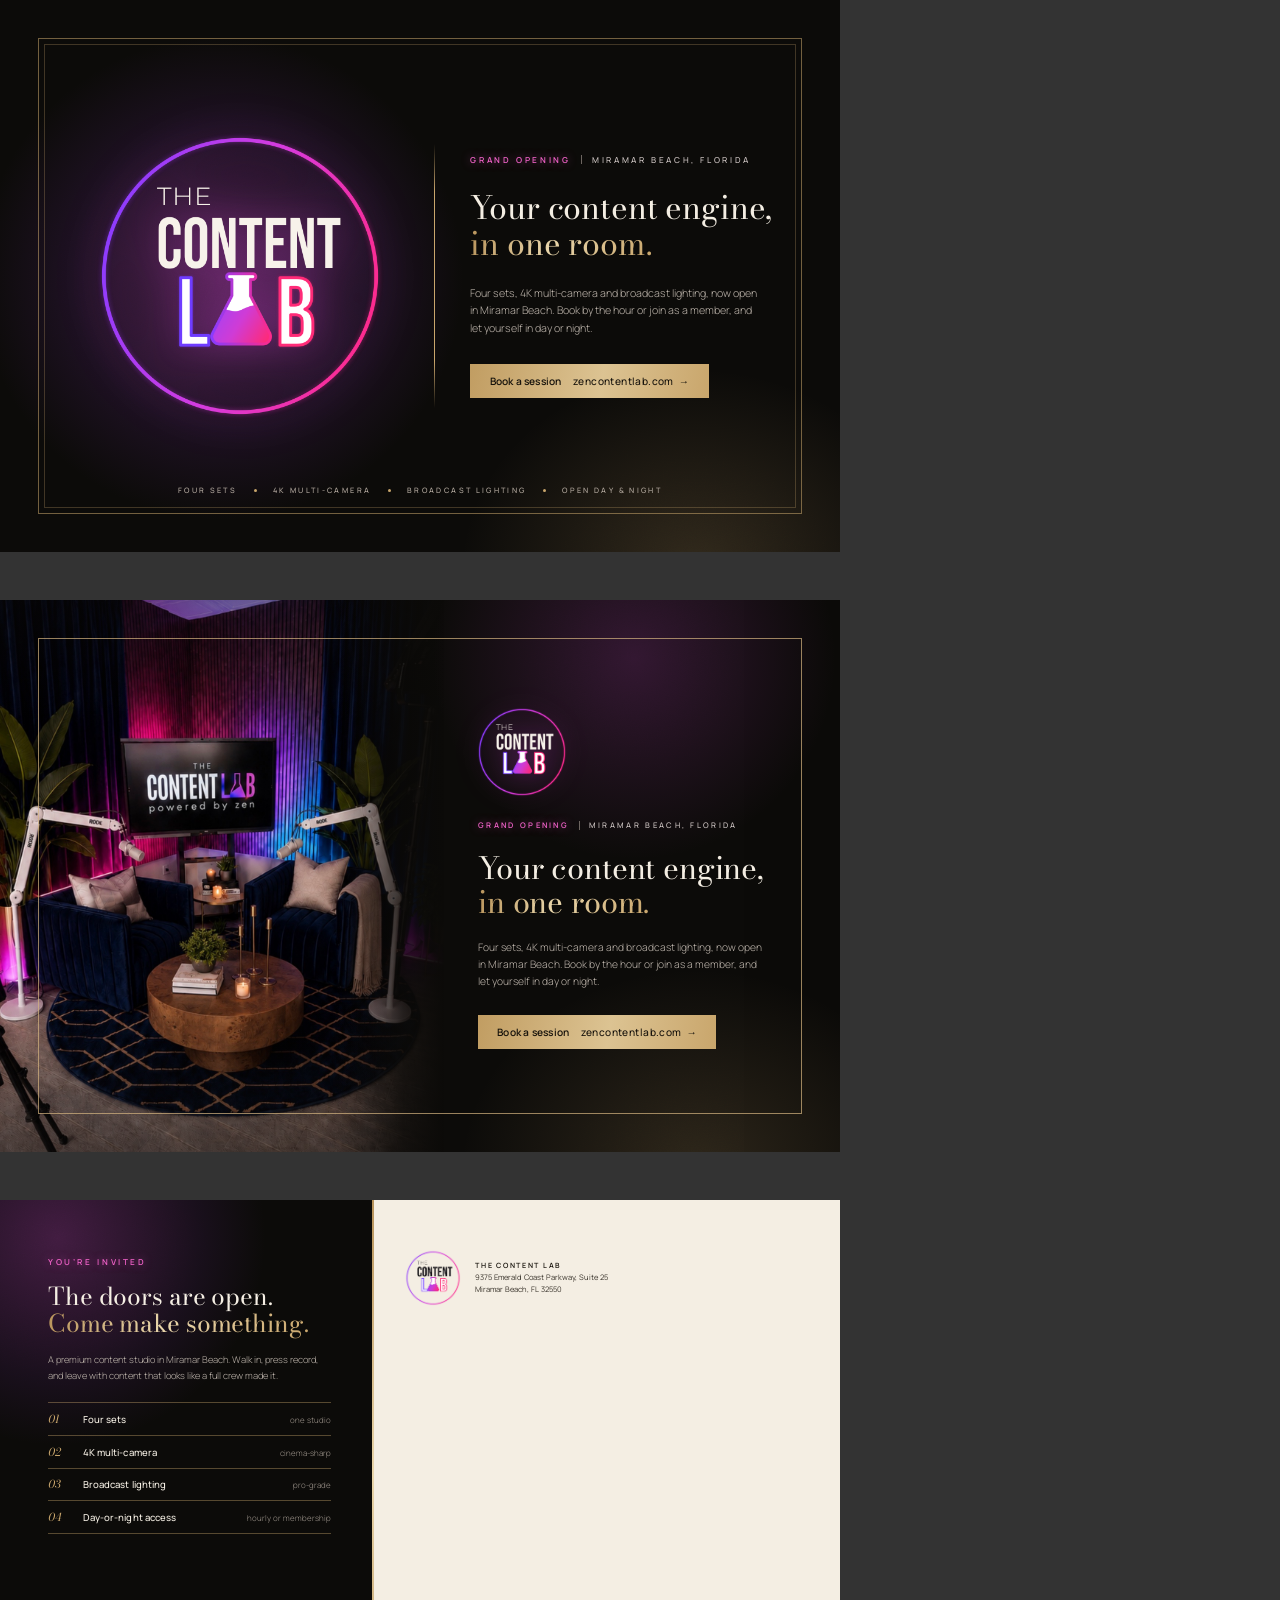
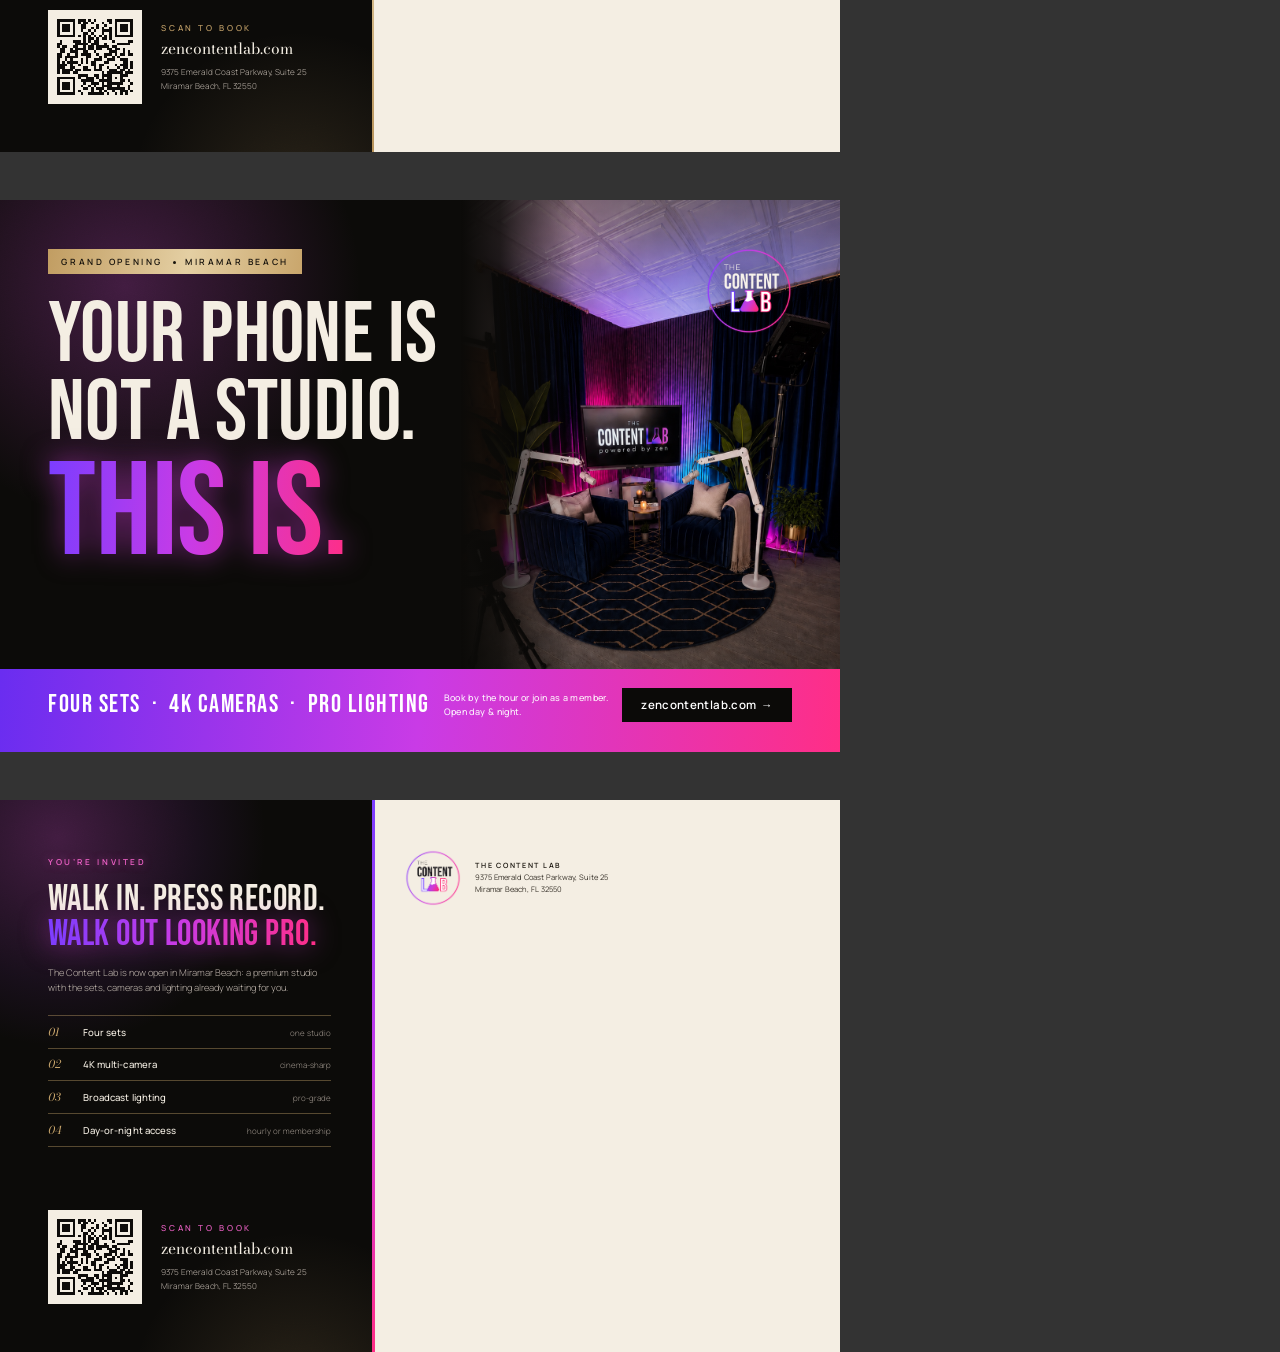
<file: content-lab-postcard/source/card.html>
<!doctype html><html><head><meta charset="utf-8"><style>
@font-face{font-family:Bodoni;src:url(fonts/bodoni-moda-latin-400-normal.woff2)}
@font-face{font-family:Bodoni;font-style:italic;src:url(fonts/bodoni-moda-latin-400-italic.woff2)}
@font-face{font-family:Manrope;font-weight:300;src:url(fonts/manrope-latin-300-normal.woff2)}
@font-face{font-family:Manrope;font-weight:400;src:url(fonts/manrope-latin-400-normal.woff2)}
@font-face{font-family:Manrope;font-weight:500;src:url(fonts/manrope-latin-500-normal.woff2)}
@font-face{font-family:Manrope;font-weight:600;src:url(fonts/manrope-latin-600-normal.woff2)}
:root{--ink:#0b0a08;--gold:#c9a66c;--gold2:#e4cfa3;--ivory:#f4eee3;--pink:#f062c8;--vio:#8a4dff;--mute:#a79f97}
*{margin:0;padding:0;box-sizing:border-box}
html,body{background:#333}
.card{position:relative;width:8.75in;height:5.75in;overflow:hidden;background:var(--ink);color:var(--ivory);font-family:Manrope;font-weight:300}
.card+.card{margin-top:.5in}
.abs{position:absolute}
.grain{inset:0;opacity:.11;mix-blend-mode:overlay}
.caps{text-transform:uppercase;letter-spacing:.32em;font-weight:500;font-size:8.2px}
.serif{font-family:Bodoni;font-weight:400;letter-spacing:-.005em}
.gold{color:var(--gold)}
.goldtxt{background:linear-gradient(100deg,#b8935a 0%,#e9d6ab 45%,#c9a66c 100%);-webkit-background-clip:text;color:transparent}
/* ---------- FRONT ---------- */
#front .haze1{left:-1.2in;top:-.6in;width:7in;height:7in;background:radial-gradient(closest-side,rgba(138,52,140,.50),rgba(96,40,130,.20) 45%,transparent 72%)}
#front .haze2{right:-2in;bottom:-3.2in;width:7in;height:6in;background:radial-gradient(closest-side,rgba(201,166,108,.20),transparent 70%)}
#front .frame{inset:.4in;border:.6px solid rgba(201,166,108,.55)}
#front .frame2{inset:.455in;border:.3px solid rgba(201,166,108,.28)}
#front .logo{left:.86in;top:1.235in;width:3.28in;height:3.28in;filter:drop-shadow(0 0 22px rgba(205,70,215,.42))}
#front .rule{left:4.52in;top:1.5in;width:.6px;height:2.75in;background:linear-gradient(180deg,transparent,var(--gold) 18%,var(--gold) 82%,transparent)}
#front .copy{left:4.9in;top:1.235in;height:3.28in;width:3.35in;display:flex;flex-direction:column;justify-content:center;align-items:flex-start}
#front .eyebrow{display:flex;align-items:center;gap:.11in;white-space:nowrap}
#front .eyebrow b{font-weight:600;color:var(--pink);text-shadow:0 0 9px rgba(240,98,200,.55)}
#front .eyebrow i{width:.5px;height:9px;background:#6d6560}
#front .eyebrow span{color:#cfc6c4}
#front h1{font-size:32px;line-height:1.12;margin-top:.26in;white-space:nowrap}
#front p{margin-top:.24in;font-size:10.6px;line-height:1.68;color:#bdb4ab;width:3.05in}
#front .cta{margin-top:.27in;display:inline-flex;align-items:center;gap:.12in;background:linear-gradient(100deg,#c19d62,#dcc392 55%,#c9a66c);color:#17130c;font-weight:600;font-size:10.2px;letter-spacing:.02em;padding:.105in .2in}
#front .cta small{font-weight:500;font-size:10.2px;letter-spacing:.04em}
#front .foot{left:.4in;right:.4in;bottom:.59in;display:flex;justify-content:center;align-items:center;gap:.17in;color:#b5aba1;font-size:7.4px}
#front .foot i{width:3px;height:3px;border-radius:50%;background:var(--gold)}
/* ---------- BACK ---------- */
#back{background:var(--ivory);color:#17130c}
#back .panel{left:0;top:0;bottom:0;width:3.875in;background:var(--ink);overflow:hidden}
#back .haze1{left:-2.4in;top:-2.6in;width:6in;height:6in;background:radial-gradient(closest-side,rgba(138,52,140,.42),rgba(96,40,130,.15) 50%,transparent 72%)}
#back .haze2{left:.6in;bottom:-3in;width:5in;height:5in;background:radial-gradient(closest-side,rgba(201,166,108,.16),transparent 70%)}
#back .seam{left:3.875in;top:0;bottom:0;width:1.6px;background:linear-gradient(180deg,#b8935a,#e9d6ab 50%,#b8935a)}
#back .col{left:.5in;top:.58in;width:2.95in;color:var(--ivory)}
#back .eyebrow b{font-weight:600;color:var(--pink);text-shadow:0 0 9px rgba(240,98,200,.55)}
#back h2{font-size:24.5px;line-height:1.12;margin-top:.17in}
#back .lede{margin-top:.15in;font-size:9.3px;line-height:1.65;color:#bdb4ab}
#back ul{list-style:none;margin-top:.2in;border-top:.5px solid rgba(201,166,108,.4)}
#back li{display:flex;align-items:baseline;gap:.16in;padding:.082in 0;border-bottom:.5px solid rgba(201,166,108,.4)}
#back li em{font-family:Bodoni;font-style:italic;color:var(--gold);font-size:11px;width:.2in}
#back li strong{font-weight:500;font-size:9.6px;color:var(--ivory);letter-spacing:.01em}
#back li span{margin-left:auto;font-size:8px;color:#9d948b}
#back .book{left:.5in;bottom:.5in;width:2.95in;display:flex;align-items:center;gap:.2in;color:var(--ivory)}
#back .qr{flex:none;width:.98in;height:.98in;background:var(--ivory);padding:.09in}
#back .qr img{display:block;width:100%;height:100%;image-rendering:pixelated}
#back .book .t1{color:var(--gold)}
#back .book .t2{font-family:Bodoni;font-size:15.5px;margin-top:.07in;line-height:1.15}
#back .book .t3{font-size:8.2px;line-height:1.6;color:#bdb4ab;margin-top:.08in}
#back .ret{left:4.2in;top:.5in;display:flex;align-items:center;gap:.13in}
#back .ret img{width:.62in;height:.62in}
#back .ret div{font-size:7.6px;line-height:1.55;color:#3a342c;font-weight:400}
#back .ret b{display:block;font-weight:600;letter-spacing:.24em;font-size:7.2px;text-transform:uppercase;color:#17130c;margin-bottom:1px}


#backb{background:var(--ivory);color:#17130c}
#backb .panel{left:0;top:0;bottom:0;width:3.875in;background:var(--ink);overflow:hidden}
#backb .haze1{left:-2.4in;top:-2.6in;width:6in;height:6in;background:radial-gradient(closest-side,rgba(138,52,140,.42),rgba(96,40,130,.15) 50%,transparent 72%)}
#backb .haze2{left:.6in;bottom:-3in;width:5in;height:5in;background:radial-gradient(closest-side,rgba(201,166,108,.16),transparent 70%)}
#backb .seam{left:3.875in;top:0;bottom:0;width:1.6px;background:linear-gradient(180deg,#b8935a,#e9d6ab 50%,#b8935a)}
#backb .col{left:.5in;top:.58in;width:2.95in;color:var(--ivory)}
#backb .eyebrow b{font-weight:600;color:var(--pink);text-shadow:0 0 9px rgba(240,98,200,.55)}
#backb h2{font-size:24.5px;line-height:1.12;margin-top:.17in}
#backb .lede{margin-top:.15in;font-size:9.3px;line-height:1.65;color:#bdb4ab}
#backb ul{list-style:none;margin-top:.2in;border-top:.5px solid rgba(201,166,108,.4)}
#backb li{display:flex;align-items:baseline;gap:.16in;padding:.082in 0;border-bottom:.5px solid rgba(201,166,108,.4)}
#backb li em{font-family:Bodoni;font-style:italic;color:var(--gold);font-size:11px;width:.2in}
#backb li strong{font-weight:500;font-size:9.6px;color:var(--ivory);letter-spacing:.01em}
#backb li span{margin-left:auto;font-size:8px;color:#9d948b}
#backb .book{left:.5in;bottom:.5in;width:2.95in;display:flex;align-items:center;gap:.2in;color:var(--ivory)}
#backb .qr{flex:none;width:.98in;height:.98in;background:var(--ivory);padding:.09in}
#backb .qr img{display:block;width:100%;height:100%;image-rendering:pixelated}
#backb .book .t1{color:var(--gold)}
#backb .book .t2{font-family:Bodoni;font-size:15.5px;margin-top:.07in;line-height:1.15}
#backb .book .t3{font-size:8.2px;line-height:1.6;color:#bdb4ab;margin-top:.08in}
#backb .ret{left:4.2in;top:.5in;display:flex;align-items:center;gap:.13in}
#backb .ret img{width:.62in;height:.62in}
#backb .ret div{font-size:7.6px;line-height:1.55;color:#3a342c;font-weight:400}
#backb .ret b{display:block;font-weight:600;letter-spacing:.24em;font-size:7.2px;text-transform:uppercase;color:#17130c;margin-bottom:1px}

/* ---------- FRONT, PHOTO-LED ---------- */
#frontp .photo{left:0;top:0;bottom:0;width:4.62in;background:url(set.jpg) 50% 62%/cover}
#frontp .fade{left:3.5in;top:0;bottom:0;width:1.14in;background:linear-gradient(90deg,rgba(11,10,8,0),rgba(11,10,8,.82) 62%,var(--ink))}
#frontp .shade{left:0;top:0;bottom:0;width:4.62in;background:linear-gradient(180deg,rgba(11,10,8,.42),rgba(11,10,8,0) 22%,rgba(11,10,8,0) 72%,rgba(11,10,8,.5))}
#frontp .haze2{right:-2in;bottom:-3.2in;width:7in;height:6in;background:radial-gradient(closest-side,rgba(201,166,108,.18),transparent 70%)}
#frontp .haze1{left:3.6in;top:-2.4in;width:6in;height:6in;background:radial-gradient(closest-side,rgba(138,52,140,.30),transparent 70%)}
#frontp .frame{inset:.4in;border:.6px solid rgba(214,182,128,.7)}
#frontp .copy{left:4.98in;top:.4in;bottom:.4in;width:3.2in;display:flex;flex-direction:column;justify-content:center;align-items:flex-start}
#frontp .mark{width:1.02in;height:1.02in;margin:0 0 .2in -.05in;filter:drop-shadow(0 0 12px rgba(205,70,215,.4))}
#frontp .eyebrow{display:flex;align-items:center;gap:.1in;white-space:nowrap;font-size:7.7px;letter-spacing:.3em}
#frontp .eyebrow b{font-weight:600;color:var(--pink);text-shadow:0 0 9px rgba(240,98,200,.55)}
#frontp .eyebrow i{width:.5px;height:9px;background:#6d6560}
#frontp .eyebrow span{color:#cfc6c4}
#frontp h1{font-size:30.5px;line-height:1.12;margin-top:.22in;white-space:nowrap}
#frontp p{margin-top:.2in;font-size:10.3px;line-height:1.68;color:#bdb4ab;width:3.05in}
#frontp .cta{margin-top:.25in;display:inline-flex;align-items:center;gap:.12in;background:linear-gradient(100deg,#c19d62,#dcc392 55%,#c9a66c);color:#17130c;font-weight:600;font-size:10.2px;letter-spacing:.02em;padding:.105in .2in}
#frontp .cta small{font-weight:500;font-size:10.2px;letter-spacing:.04em}

/* ---------- BOLD VARIATION ---------- */
@font-face{font-family:Bebas;src:url(fonts/bebas-neue-latin-400-normal.woff2)}
.neon{background:linear-gradient(95deg,#7b3dff 0%,#c93be6 48%,#ff2e86 100%);-webkit-background-clip:text;color:transparent;filter:drop-shadow(0 0 14px rgba(214,60,220,.55))}
#frontb .photo{right:0;top:0;bottom:0;width:3.95in;background:url(set2.png) 58% 50%/cover}
#frontb .fade{right:2.75in;top:0;bottom:0;width:1.2in;background:linear-gradient(270deg,rgba(11,10,8,0),rgba(11,10,8,.85) 66%,var(--ink))}
#frontb .shade{right:0;top:0;bottom:0;width:3.95in;background:linear-gradient(180deg,rgba(11,10,8,.35),rgba(11,10,8,0) 25%,rgba(11,10,8,0) 60%,rgba(11,10,8,.75))}
#frontb .haze1{left:-2.2in;top:-2.6in;width:7in;height:7in;background:radial-gradient(closest-side,rgba(138,52,140,.42),transparent 70%)}
#frontb .copy{left:.5in;top:.5in;width:5.3in}
#frontb .eyebrow{display:inline-flex;align-items:center;gap:.1in;font-size:8.6px;letter-spacing:.3em;font-weight:700;color:#17130c;background:linear-gradient(100deg,#c19d62,#e4cfa3 55%,#c9a66c);padding:.07in .14in .065in}
#frontb .eyebrow i{width:3px;height:3px;border-radius:50%;background:#17130c}
#frontb h1{font-family:Bebas;font-weight:400;font-size:86px;line-height:.9;letter-spacing:.005em;margin-top:.24in;color:var(--ivory);white-space:nowrap}
#frontb h1 .neon{font-size:132px;line-height:.86;display:inline-block;margin-top:.06in}
#frontb .bar{left:0;right:0;bottom:0;height:.86in;background:linear-gradient(95deg,#6a2df0 0%,#c93be6 50%,#ff2e86 100%)}
#frontb .barin{left:.5in;right:.5in;bottom:.125in;height:.735in;display:flex;align-items:center;justify-content:space-between;color:#fff}
#frontb .barin .l{font-family:Bebas;font-size:25px;letter-spacing:.06em;line-height:1}
#frontb .barin .m{font-size:9px;letter-spacing:.04em;font-weight:500;line-height:1.5;opacity:.95}
#frontb .barin .r{font-weight:700;font-size:11.5px;letter-spacing:.03em;background:#0b0a08;color:#fff;padding:.1in .2in}
#frontb .mark{right:.46in;top:.46in;width:.98in;height:.98in;filter:drop-shadow(0 0 10px rgba(0,0,0,.8))}
#backb .seam{background:linear-gradient(180deg,#7b3dff,#c93be6 50%,#ff2e86);width:3px}
#backb h2{font-family:Bebas;font-weight:400;font-size:36px;line-height:.98;letter-spacing:.012em;margin-top:.16in;white-space:nowrap}
#backb .lede{margin-top:.13in}
#backb .book .t1{color:var(--pink)}
.guide{display:none}
body.guides .guide{display:block;position:absolute;border:1px dashed rgba(0,160,255,.9);color:rgba(0,120,220,.95);font:600 7px Manrope;padding:2px 3px;z-index:9}
</style></head><body>
<svg width="0" height="0" style="position:absolute"><filter id="n"><feTurbulence type="fractalNoise" baseFrequency=".9" numOctaves="2" seed="7"/><feColorMatrix values="0 0 0 0 1  0 0 0 0 1  0 0 0 0 1  0 0 0 .55 0"/></filter></svg>

<section class="card" id="front">
  <div class="abs haze1"></div><div class="abs haze2"></div>
  <svg class="abs grain" width="100%" height="100%"><rect width="100%" height="100%" filter="url(#n)"/></svg>
  <div class="abs frame"></div><div class="abs frame2"></div>
  <img class="abs logo" src="logo-dark.png">
  <div class="abs rule"></div>
  <div class="abs copy">
    <div class="eyebrow caps"><b>Grand Opening</b><i></i><span>Miramar Beach, Florida</span></div>
    <h1 class="serif">Your content engine,<br><span class="goldtxt">in one room.</span></h1>
    <p>Four sets, 4K multi-camera and broadcast lighting, now open in Miramar Beach. Book by the hour or join as a member, and let yourself in day or night.</p>
    <div class="cta">Book a session <small>zencontentlab.com&nbsp;&nbsp;→</small></div>
  </div>
  <div class="abs foot caps"><span>Four Sets</span><i></i><span>4K Multi-Camera</span><i></i><span>Broadcast Lighting</span><i></i><span>Open Day &amp; Night</span></div>
  <div class="guide" style="inset:.125in">trim</div><div class="guide" style="inset:.375in;border-color:rgba(0,220,120,.9);color:rgb(0,170,90)">safe ¼"</div>
</section>


<section class="card" id="frontp">
  <div class="abs photo"></div><div class="abs shade"></div><div class="abs fade"></div>
  <div class="abs haze1"></div><div class="abs haze2"></div>
  <svg class="abs grain" width="100%" height="100%" style="left:4.62in;width:auto;right:0"><rect width="100%" height="100%" filter="url(#n)"/></svg>
  <div class="abs frame"></div>
  <div class="abs copy">
    <img class="mark" src="logo-dark.png">
    <div class="eyebrow caps"><b>Grand Opening</b><i></i><span>Miramar Beach, Florida</span></div>
    <h1 class="serif">Your content engine,<br><span class="goldtxt">in one room.</span></h1>
    <p>Four sets, 4K multi-camera and broadcast lighting, now open in Miramar Beach. Book by the hour or join as a member, and let yourself in day or night.</p>
    <div class="cta">Book a session <small>zencontentlab.com&nbsp;&nbsp;→</small></div>
  </div>
  <div class="guide" style="inset:.125in">trim</div><div class="guide" style="inset:.375in;border-color:rgba(0,220,120,.9);color:rgb(0,170,90)">safe ¼"</div>
</section>
<section class="card" id="back">
  <div class="abs panel">
    <div class="abs haze1"></div><div class="abs haze2"></div>
    <svg class="abs grain" width="100%" height="100%"><rect width="100%" height="100%" filter="url(#n)"/></svg>
    <div class="abs col">
      <div class="eyebrow caps"><b>You&rsquo;re Invited</b></div>
      <h2 class="serif">The doors are open.<br><span class="goldtxt">Come make something.</span></h2>
      <p class="lede">A premium content studio in Miramar Beach. Walk in, press record, and leave with content that looks like a full crew made it.</p>
      <ul>
        <li><em>01</em><strong>Four sets</strong><span>one studio</span></li>
        <li><em>02</em><strong>4K multi-camera</strong><span>cinema-sharp</span></li>
        <li><em>03</em><strong>Broadcast lighting</strong><span>pro-grade</span></li>
        <li><em>04</em><strong>Day-or-night access</strong><span>hourly or membership</span></li>
      </ul>
    </div>
    <div class="abs book">
      <div class="qr"><img src="qr.png"></div>
      <div><div class="caps t1">Scan to book</div><div class="t2">zencontentlab.com</div>
      <div class="t3">9375 Emerald Coast Parkway, Suite 25<br>Miramar Beach, FL 32550</div></div>
    </div>
  </div>
  <div class="abs seam"></div>
  <div class="abs ret"><img src="logo-light.png"><div><b>The Content Lab</b>9375 Emerald Coast Parkway, Suite 25<br>Miramar Beach, FL 32550</div></div>
  <div class="guide" style="inset:.125in">trim</div><div class="guide" style="inset:.375in;border-color:rgba(0,220,120,.9);color:rgb(0,170,90)">safe ¼"</div>
  <div class="guide" style="right:.125in;bottom:.125in;width:4.75in;height:.625in;border-color:rgba(255,80,0,.9);color:rgb(220,70,0)">USPS barcode clear zone</div>
  <div class="guide" style="right:.375in;top:.375in;width:1.3in;height:1.1in;border-color:rgba(255,80,0,.9);color:rgb(220,70,0)">postage</div>
  <div class="guide" style="right:.5in;bottom:.95in;width:3.6in;height:2in;border-color:rgba(255,80,0,.9);color:rgb(220,70,0)">address block (printed by Mailbox Power)</div>
</section>
<section class="card" id="frontb">
  <div class="abs photo"></div><div class="abs shade"></div><div class="abs fade"></div>
  <div class="abs haze1"></div>
  <svg class="abs grain" width="100%" height="100%" style="width:4.8in"><rect width="100%" height="100%" filter="url(#n)"/></svg>
  <div class="abs copy">
    <div class="eyebrow caps"><span>Grand Opening</span><i></i><span>Miramar Beach</span></div>
    <h1>Your phone is<br>not a studio.<br><span class="neon">This is.</span></h1>
  </div>
  <img class="abs mark" src="logo-dark.png">
  <div class="abs bar"></div>
  <div class="abs barin"><div class="l">Four sets &nbsp;·&nbsp; 4K cameras &nbsp;·&nbsp; Pro lighting</div><div class="m">Book by the hour or join as a member.<br>Open day &amp; night.</div><div class="r">zencontentlab.com&nbsp;&nbsp;→</div></div>
  <div class="guide" style="inset:.125in">trim</div><div class="guide" style="inset:.375in;border-color:rgba(0,220,120,.9);color:rgb(0,170,90)">safe ¼"</div>
</section>
<section class="card" id="backb">
  <div class="abs panel">
    <div class="abs haze1"></div><div class="abs haze2"></div>
    <svg class="abs grain" width="100%" height="100%"><rect width="100%" height="100%" filter="url(#n)"/></svg>
    <div class="abs col">
      <div class="eyebrow caps"><b>You&rsquo;re Invited</b></div>
      <h2>Walk in. Press record.<br><span class="neon">Walk out looking pro.</span></h2>
      <p class="lede">The Content Lab is now open in Miramar Beach: a premium studio with the sets, cameras and lighting already waiting for you.</p>
      <ul>
        <li><em>01</em><strong>Four sets</strong><span>one studio</span></li>
        <li><em>02</em><strong>4K multi-camera</strong><span>cinema-sharp</span></li>
        <li><em>03</em><strong>Broadcast lighting</strong><span>pro-grade</span></li>
        <li><em>04</em><strong>Day-or-night access</strong><span>hourly or membership</span></li>
      </ul>
    </div>
    <div class="abs book">
      <div class="qr"><img src="qr.png"></div>
      <div><div class="caps t1">Scan to book</div><div class="t2">zencontentlab.com</div>
      <div class="t3">9375 Emerald Coast Parkway, Suite 25<br>Miramar Beach, FL 32550</div></div>
    </div>
  </div>
  <div class="abs seam"></div>
  <div class="abs ret"><img src="logo-light.png"><div><b>The Content Lab</b>9375 Emerald Coast Parkway, Suite 25<br>Miramar Beach, FL 32550</div></div>
  <div class="guide" style="inset:.125in">trim</div><div class="guide" style="inset:.375in;border-color:rgba(0,220,120,.9);color:rgb(0,170,90)">safe ¼"</div>
  <div class="guide" style="right:.125in;bottom:.125in;width:4.75in;height:.625in;border-color:rgba(255,80,0,.9);color:rgb(220,70,0)">USPS barcode clear zone</div>
  <div class="guide" style="right:.375in;top:.375in;width:1.3in;height:1.1in;border-color:rgba(255,80,0,.9);color:rgb(220,70,0)">postage</div>
  <div class="guide" style="right:.5in;bottom:.95in;width:3.6in;height:2in;border-color:rgba(255,80,0,.9);color:rgb(220,70,0)">address block (printed by Mailbox Power)</div>
</section>
</body></html>
</file>
